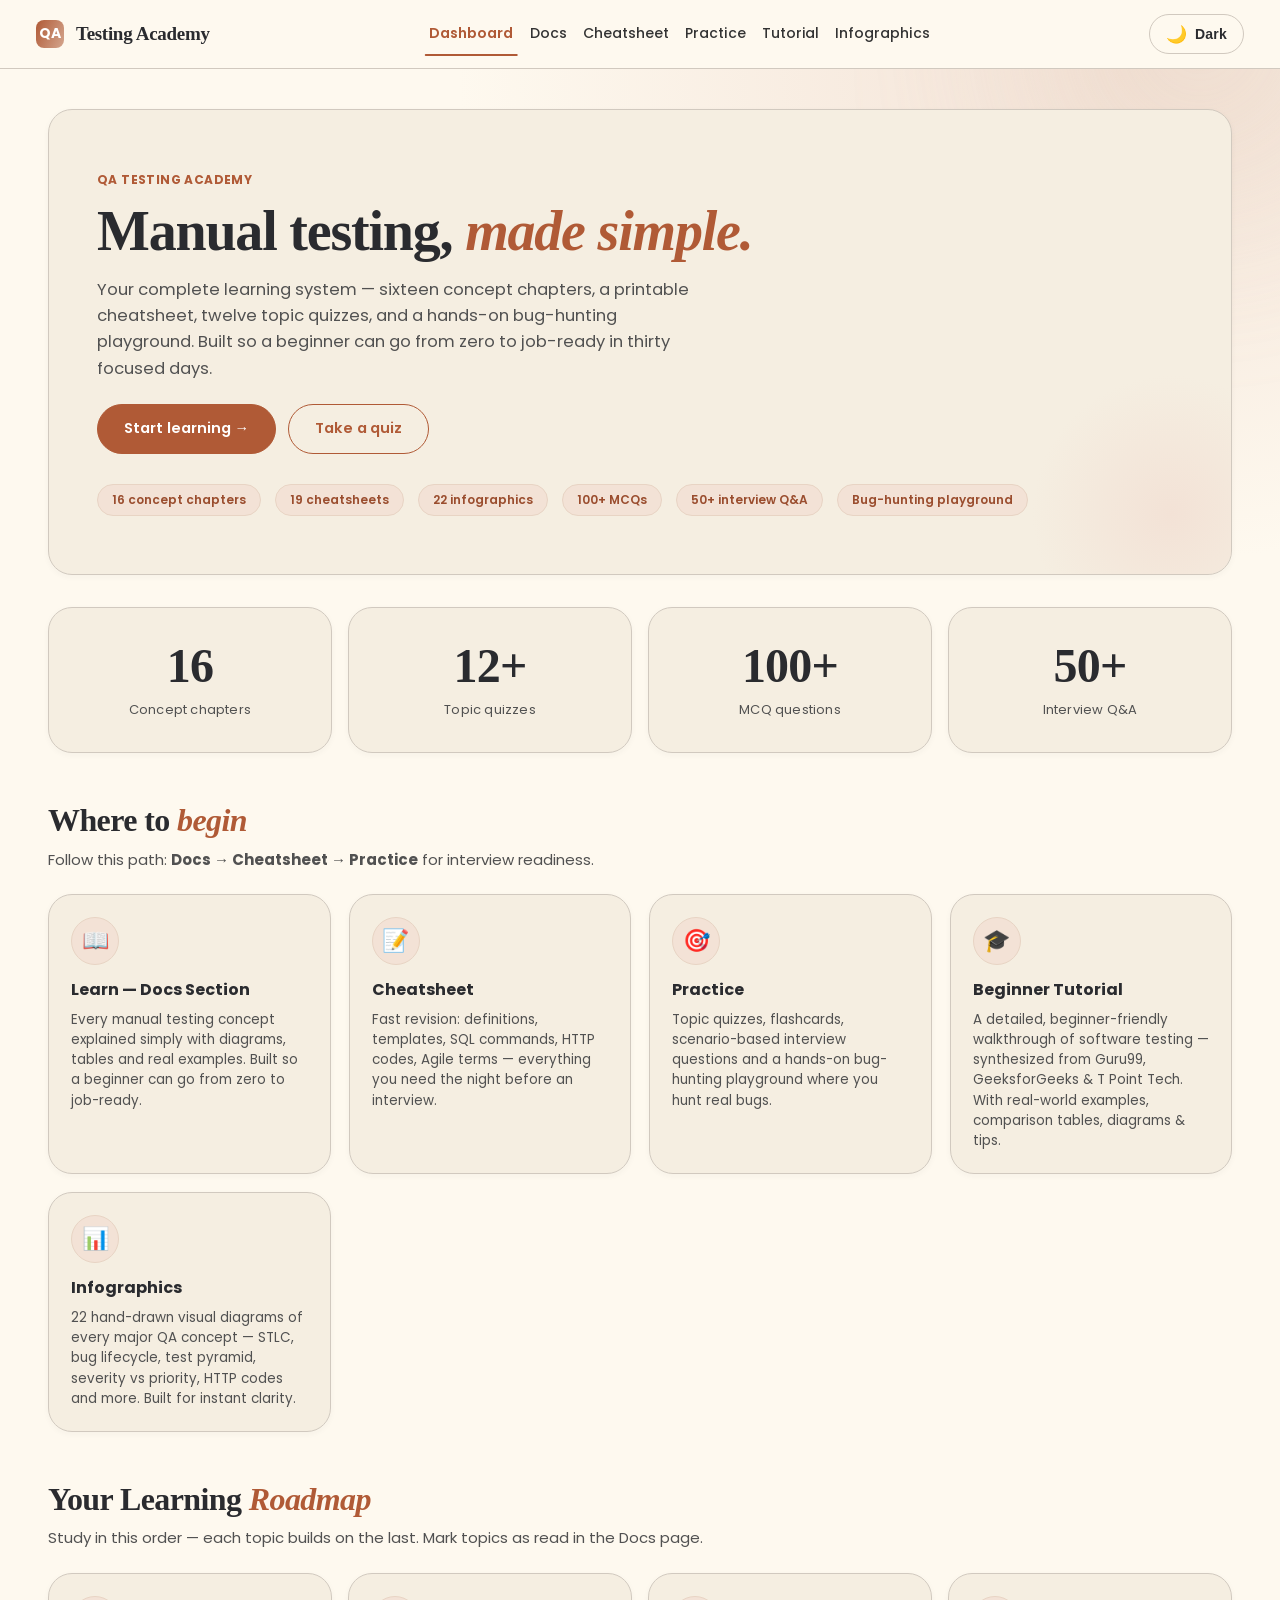
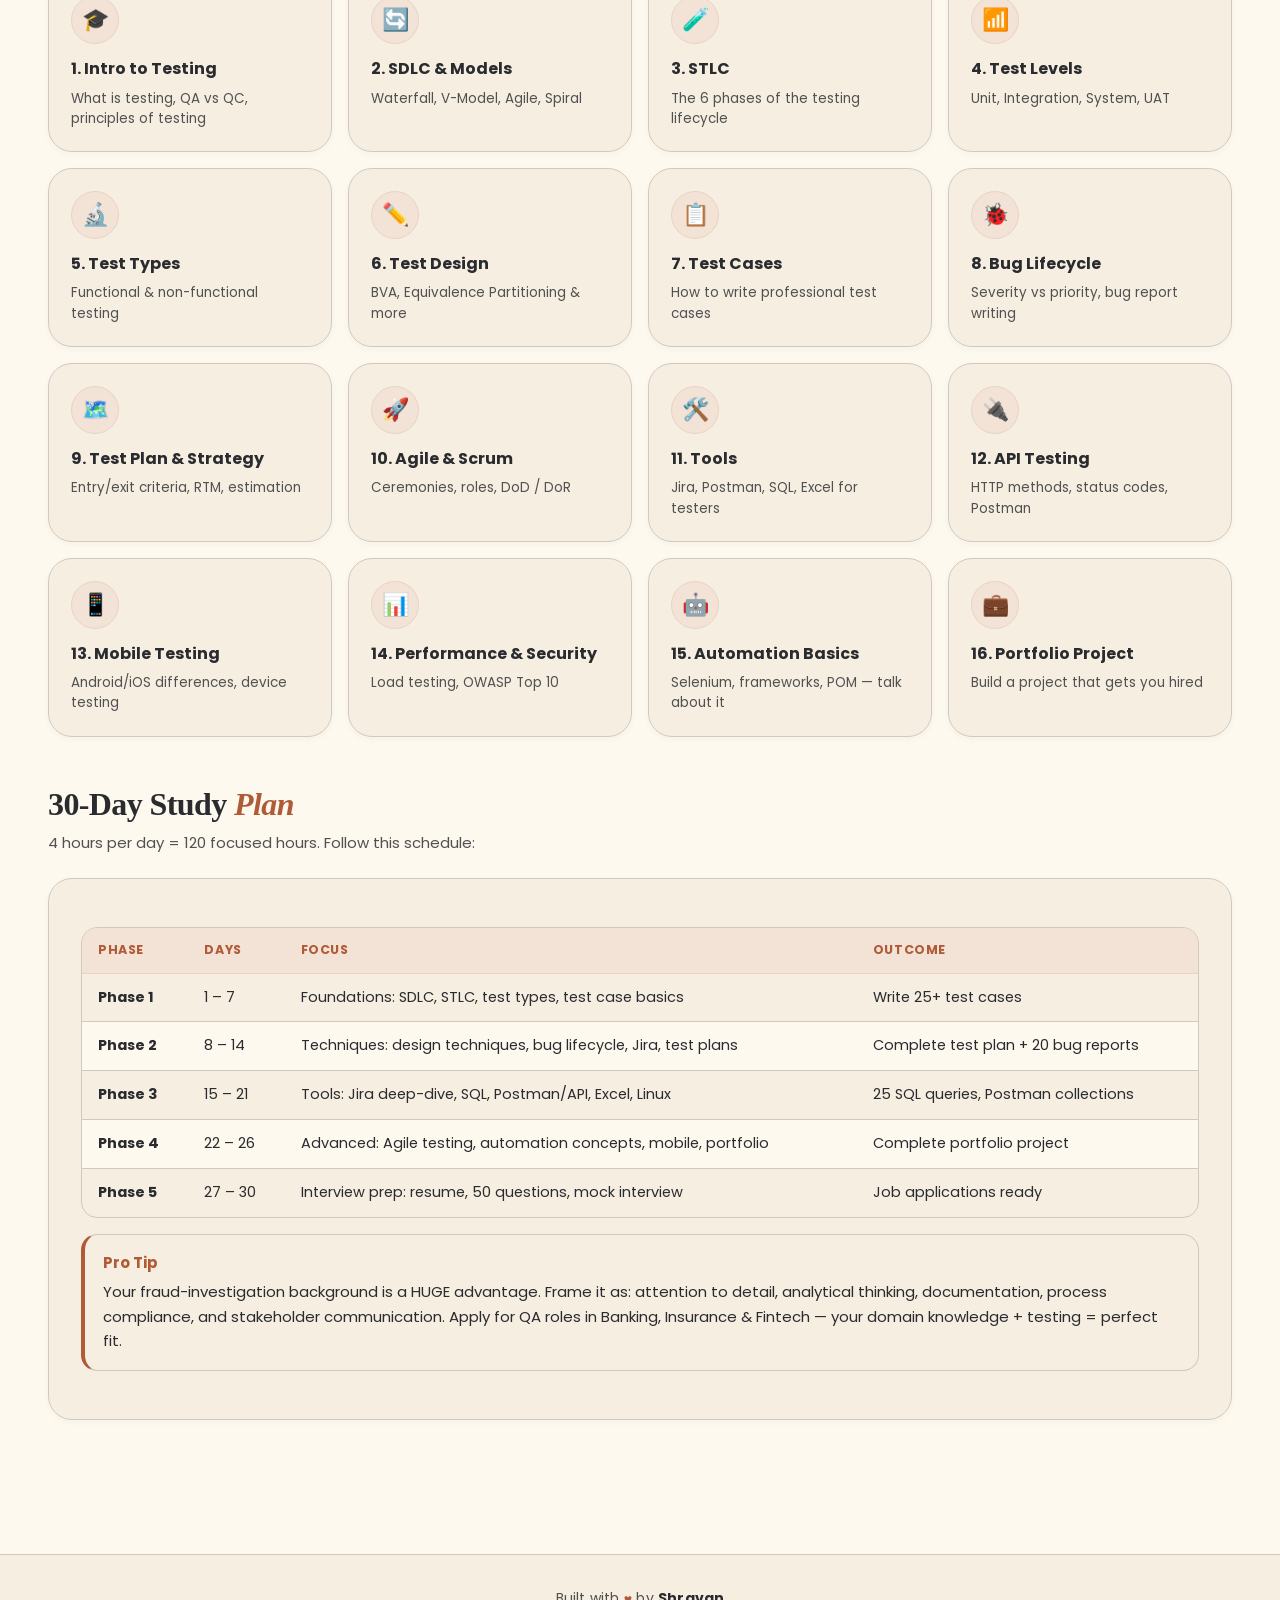
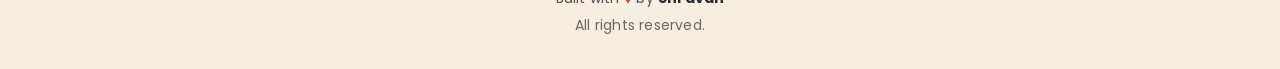
<file: index.html>
﻿<!doctype html>
<html lang="en">
  <head>
    <meta charset="UTF-8" />
    <meta name="viewport" content="width=device-width, initial-scale=1.0" />
    <title>QA Testing Academy — Dashboard</title>
    <link rel="preconnect" href="https://fonts.googleapis.com" />
    <link rel="preconnect" href="https://fonts.gstatic.com" crossorigin />
    <link
      rel="stylesheet"
      href="https://fonts.googleapis.com/css2?family=Poppins:wght@300;400;500;600;700&display=swap"
    />
    <link rel="stylesheet" href="css/styles.css" />
    <script>
      // Apply saved theme before paint to avoid flash
      (function () {
        try {
          var t = localStorage.getItem("qat_theme_v1");
          if (!t) {
            t =
              window.matchMedia &&
              window.matchMedia("(prefers-color-scheme: dark)").matches
                ? "dark"
                : "light";
          }
          document.documentElement.setAttribute("data-theme", t);
        } catch (e) {}
      })();
    </script>
  </head>
  <body>
    <div class="layout">
      <!-- ============ TOP NAV ============ -->
      <header class="topnav">
        <div class="topnav-main">
          <a class="topnav-logo" href="index.html">
            <span class="topnav-logo-mark">QA</span>
            <span class="topnav-logo-text">Testing Academy</span>
          </a>
          <button class="topnav-menu-btn" aria-label="Open menu">☰</button>
          <nav class="topnav-sections" aria-label="Primary">
            <a href="index.html" class="topnav-link active">Dashboard</a>
            <a href="docs.html" class="topnav-link">Docs</a>
            <a href="cheatsheet.html" class="topnav-link">Cheatsheet</a>
            <a href="practice.html" class="topnav-link">Practice</a>
            <a href="tutorial.html" class="topnav-link">Tutorial</a>
            <a href="infographics.html" class="topnav-link">Infographics</a>
          </nav>
          <div class="topnav-utils">
            <button
              class="theme-toggle"
              id="themeToggle"
              title="Toggle dark / light mode"
              aria-label="Toggle theme"
            >
              <span class="ico">🌙</span><span class="label">Dark</span>
            </button>
          </div>
        </div>
      </header>

      <!-- ============ MAIN ============ -->
      <div class="main">
        <div class="content">
          <!-- HERO -->
          <section class="hero">
            <span class="eyebrow">QA Testing Academy</span>
            <h1>Manual testing, <em>made simple.</em></h1>
            <p>
              Your complete learning system — sixteen concept chapters, a
              printable cheatsheet, twelve topic quizzes, and a hands-on
              bug-hunting playground. Built so a beginner can go from zero to
              job-ready in thirty focused days.
            </p>
            <div class="hero-cta">
              <a class="btn" href="docs.html">Start learning →</a>
              <a class="btn secondary" href="practice.html">Take a quiz</a>
            </div>
            <div class="hero-chips">
              <span class="chip">16 concept chapters</span>
              <span class="chip">19 cheatsheets</span>
              <span class="chip">22 infographics</span>
              <span class="chip">100+ MCQs</span>
              <span class="chip">50+ interview Q&amp;A</span>
              <span class="chip">Bug-hunting playground</span>
            </div>
          </section>

          <!-- STATS -->
          <div class="stats">
            <div class="stat stat-xl">
              <div class="val" id="statTopics">16</div>
              <div class="lbl">Concept chapters</div>
            </div>
            <div class="stat stat-xl">
              <div class="val" id="statQuizzes">12</div>
              <div class="lbl">Topic quizzes</div>
            </div>
            <div class="stat stat-xl">
              <div class="val">100+</div>
              <div class="lbl">MCQ questions</div>
            </div>
            <div class="stat stat-xl">
              <div class="val">50+</div>
              <div class="lbl">Interview Q&amp;A</div>
            </div>
          </div>

          <!-- QUICK ACTIONS -->
          <h2 class="sec-title">
            Where to
            <em
              style="
                font-family: var(--font-serif);
                font-style: italic;
                color: var(--color-terracotta);
              "
              >begin</em
            >
          </h2>
          <p class="sec-sub">
            Follow this path: <b>Docs → Cheatsheet → Practice</b> for interview
            readiness.
          </p>

          <div class="card-grid">
            <a class="topic-card" href="docs.html">
              <div class="ico">📖</div>
              <h4>Learn — Docs Section</h4>
              <p>
                Every manual testing concept explained simply with diagrams,
                tables and real examples. Built so a beginner can go from zero
                to job-ready.
              </p>
            </a>
            <a class="topic-card" href="cheatsheet.html">
              <div class="ico">📝</div>
              <h4>Cheatsheet</h4>
              <p>
                Fast revision: definitions, templates, SQL commands, HTTP codes,
                Agile terms — everything you need the night before an interview.
              </p>
            </a>
            <a class="topic-card" href="practice.html">
              <div class="ico">🎯</div>
              <h4>Practice</h4>
              <p>
                Topic quizzes, flashcards, scenario-based interview questions
                and a hands-on bug-hunting playground where you hunt real bugs.
              </p>
            </a>
            <a class="topic-card" href="tutorial.html">
              <div class="ico">🎓</div>
              <h4>Beginner Tutorial</h4>
              <p>
                A detailed, beginner-friendly walkthrough of software testing —
                synthesized from Guru99, GeeksforGeeks &amp; T Point Tech. With
                real-world examples, comparison tables, diagrams &amp; tips.
              </p>
            </a>
            <a class="topic-card" href="infographics.html">
              <div class="ico">📊</div>
              <h4>Infographics</h4>
              <p>
                22 hand-drawn visual diagrams of every major QA concept — STLC,
                bug lifecycle, test pyramid, severity vs priority, HTTP codes and
                more. Built for instant clarity.
              </p>
            </a>
          </div>

          <!-- DOCS ROADMAP -->
          <h2 class="sec-title">
            Your Learning
            <em
              style="
                font-family: var(--font-serif);
                font-style: italic;
                color: var(--color-terracotta);
              "
              >Roadmap</em
            >
          </h2>
          <p class="sec-sub">
            Study in this order — each topic builds on the last. Mark topics as
            read in the Docs page.
          </p>

          <div class="topic-grid">
            <a class="topic-card" href="docs.html#intro"
              ><div class="ico">🎓</div>
              <h4>1. Intro to Testing</h4>
              <p>What is testing, QA vs QC, principles of testing</p></a
            >
            <a class="topic-card" href="docs.html#sdlc"
              ><div class="ico">🔄</div>
              <h4>2. SDLC &amp; Models</h4>
              <p>Waterfall, V-Model, Agile, Spiral</p></a
            >
            <a class="topic-card" href="docs.html#stlc"
              ><div class="ico">🧪</div>
              <h4>3. STLC</h4>
              <p>The 6 phases of the testing lifecycle</p></a
            >
            <a class="topic-card" href="docs.html#levels"
              ><div class="ico">📶</div>
              <h4>4. Test Levels</h4>
              <p>Unit, Integration, System, UAT</p></a
            >
            <a class="topic-card" href="docs.html#types"
              ><div class="ico">🔬</div>
              <h4>5. Test Types</h4>
              <p>Functional &amp; non-functional testing</p></a
            >
            <a class="topic-card" href="docs.html#design"
              ><div class="ico">✏️</div>
              <h4>6. Test Design</h4>
              <p>BVA, Equivalence Partitioning &amp; more</p></a
            >
            <a class="topic-card" href="docs.html#testcase"
              ><div class="ico">📋</div>
              <h4>7. Test Cases</h4>
              <p>How to write professional test cases</p></a
            >
            <a class="topic-card" href="docs.html#bug"
              ><div class="ico">🐞</div>
              <h4>8. Bug Lifecycle</h4>
              <p>Severity vs priority, bug report writing</p></a
            >
            <a class="topic-card" href="docs.html#plan"
              ><div class="ico">🗺️</div>
              <h4>9. Test Plan &amp; Strategy</h4>
              <p>Entry/exit criteria, RTM, estimation</p></a
            >
            <a class="topic-card" href="docs.html#agile"
              ><div class="ico">🚀</div>
              <h4>10. Agile &amp; Scrum</h4>
              <p>Ceremonies, roles, DoD / DoR</p></a
            >
            <a class="topic-card" href="docs.html#tools"
              ><div class="ico">🛠️</div>
              <h4>11. Tools</h4>
              <p>Jira, Postman, SQL, Excel for testers</p></a
            >
            <a class="topic-card" href="docs.html#api"
              ><div class="ico">🔌</div>
              <h4>12. API Testing</h4>
              <p>HTTP methods, status codes, Postman</p></a
            >
            <a class="topic-card" href="docs.html#mobile"
              ><div class="ico">📱</div>
              <h4>13. Mobile Testing</h4>
              <p>Android/iOS differences, device testing</p></a
            >
            <a class="topic-card" href="docs.html#nonfunc"
              ><div class="ico">📊</div>
              <h4>14. Performance &amp; Security</h4>
              <p>Load testing, OWASP Top 10</p></a
            >
            <a class="topic-card" href="docs.html#automation"
              ><div class="ico">🤖</div>
              <h4>15. Automation Basics</h4>
              <p>Selenium, frameworks, POM — talk about it</p></a
            >
            <a class="topic-card" href="docs.html#portfolio"
              ><div class="ico">💼</div>
              <h4>16. Portfolio Project</h4>
              <p>Build a project that gets you hired</p></a
            >
          </div>

          <!-- DAILY SCHEDULE -->
          <h2 class="sec-title">
            30-Day Study
            <em
              style="
                font-family: var(--font-serif);
                font-style: italic;
                color: var(--color-terracotta);
              "
              >Plan</em
            >
          </h2>
          <p class="sec-sub">
            4 hours per day = 120 focused hours. Follow this schedule:
          </p>
          <div class="card">
            <div class="table-wrap">
              <table>
                <thead>
                  <tr>
                    <th>Phase</th>
                    <th>Days</th>
                    <th>Focus</th>
                    <th>Outcome</th>
                  </tr>
                </thead>
                <tbody>
                  <tr>
                    <td><b>Phase 1</b></td>
                    <td>1 – 7</td>
                    <td>
                      Foundations: SDLC, STLC, test types, test case basics
                    </td>
                    <td>Write 25+ test cases</td>
                  </tr>
                  <tr>
                    <td><b>Phase 2</b></td>
                    <td>8 – 14</td>
                    <td>
                      Techniques: design techniques, bug lifecycle, Jira, test
                      plans
                    </td>
                    <td>Complete test plan + 20 bug reports</td>
                  </tr>
                  <tr>
                    <td><b>Phase 3</b></td>
                    <td>15 – 21</td>
                    <td>
                      Tools: Jira deep-dive, SQL, Postman/API, Excel, Linux
                    </td>
                    <td>25 SQL queries, Postman collections</td>
                  </tr>
                  <tr>
                    <td><b>Phase 4</b></td>
                    <td>22 – 26</td>
                    <td>
                      Advanced: Agile testing, automation concepts, mobile,
                      portfolio
                    </td>
                    <td>Complete portfolio project</td>
                  </tr>
                  <tr>
                    <td><b>Phase 5</b></td>
                    <td>27 – 30</td>
                    <td>
                      Interview prep: resume, 50 questions, mock interview
                    </td>
                    <td>Job applications ready</td>
                  </tr>
                </tbody>
              </table>
            </div>
            <div class="callout tip">
              <b>Pro Tip</b>Your fraud-investigation background is a HUGE
              advantage. Frame it as: attention to detail, analytical thinking,
              documentation, process compliance, and stakeholder communication.
              Apply for QA roles in Banking, Insurance &amp; Fintech — your
              domain knowledge + testing = perfect fit.
            </div>
          </div>
        </div>
      </div>

      <!-- ============ FOOTER ============ -->
      <footer class="footer">
        Built with <span class="heart">♥</span> by
        <span class="author">Shravan</span>
        <div class="rights">All rights reserved.</div>
      </footer>
    </div>

    <script src="js/script.js"></script>
  </body>
</html>
</file>
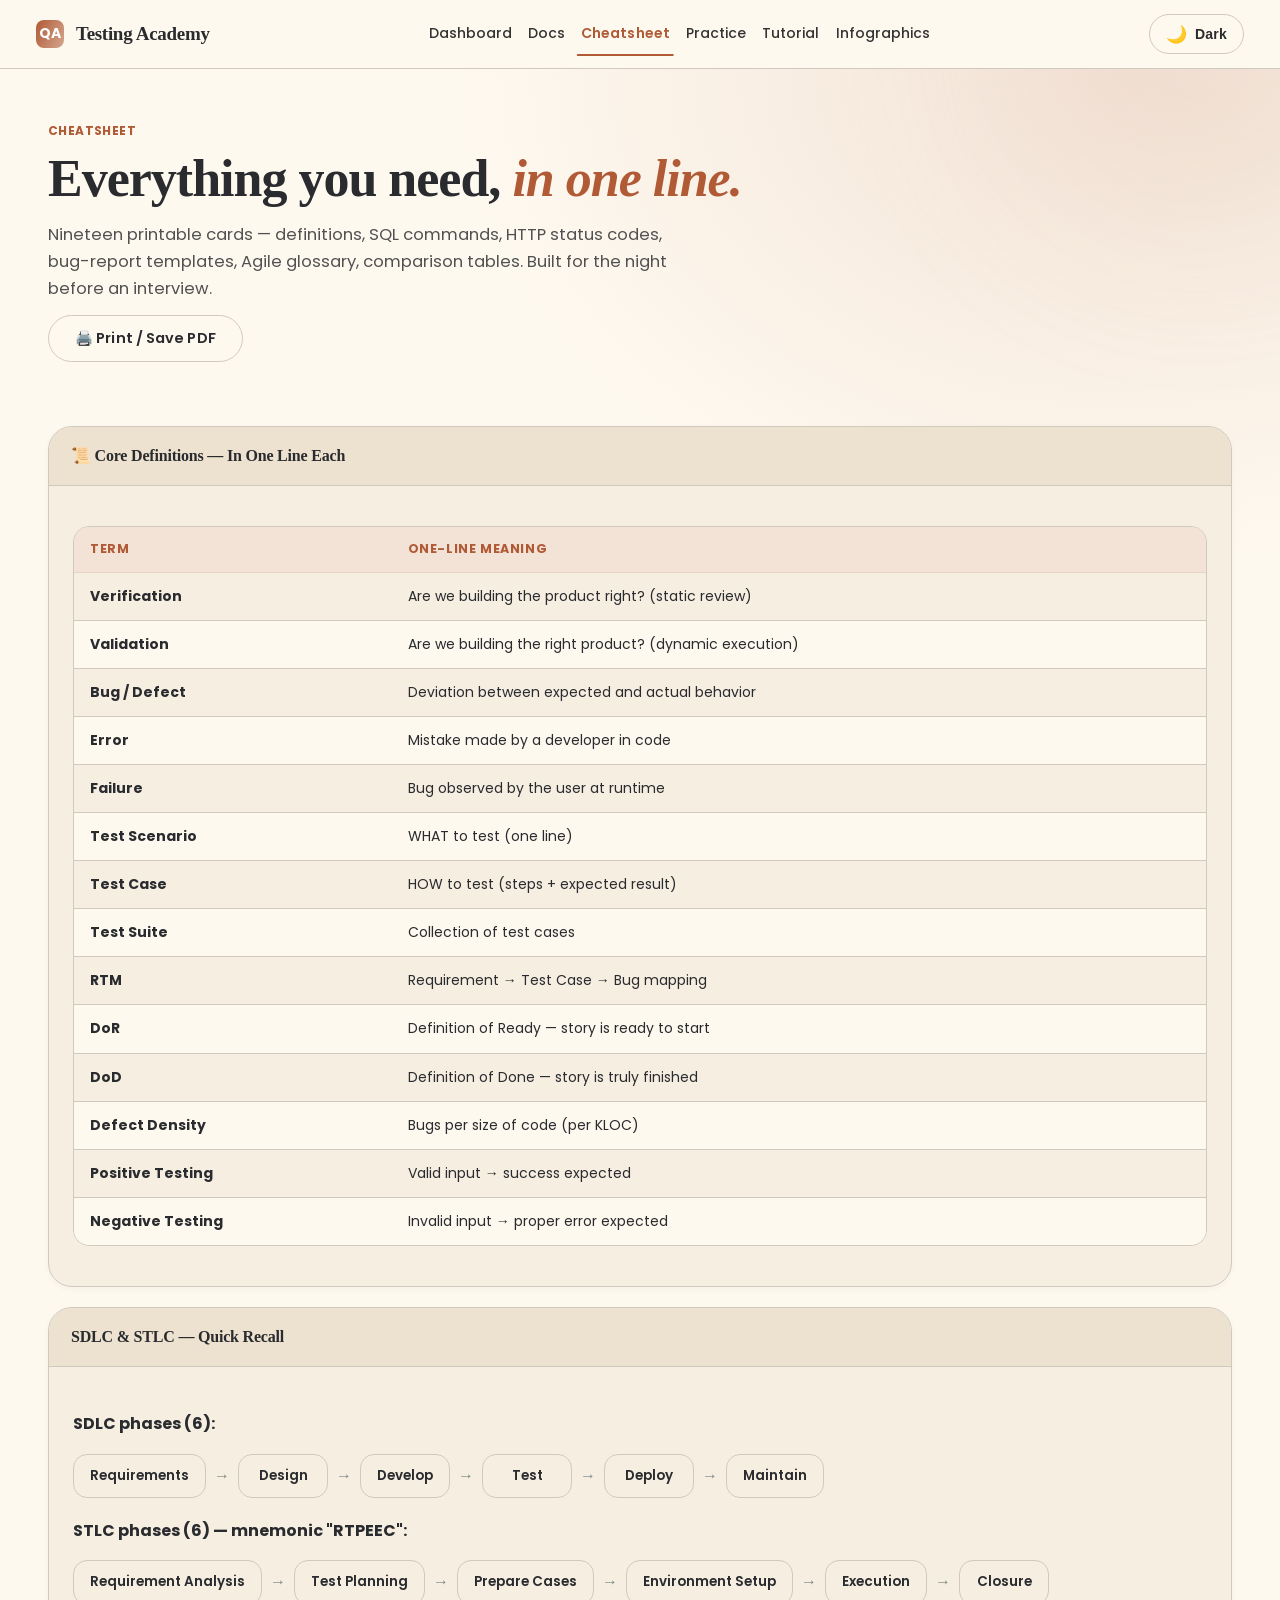
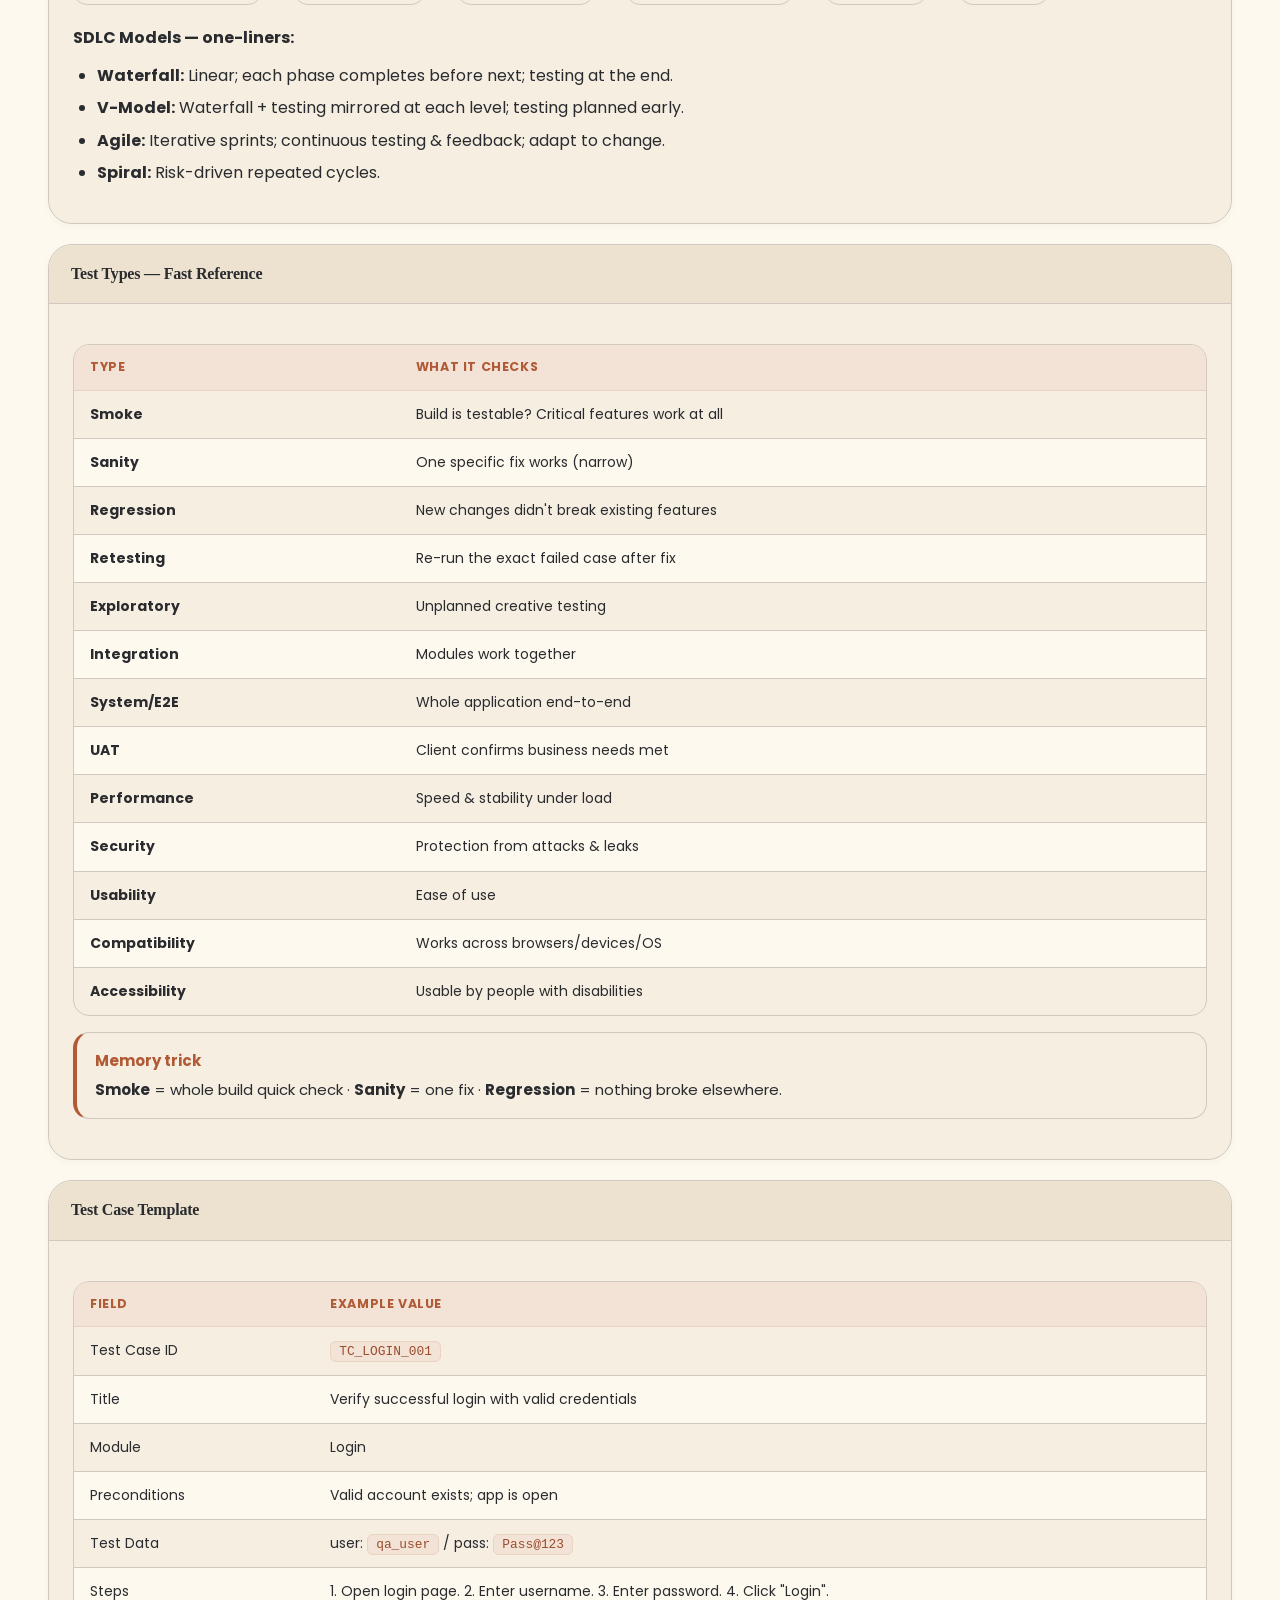
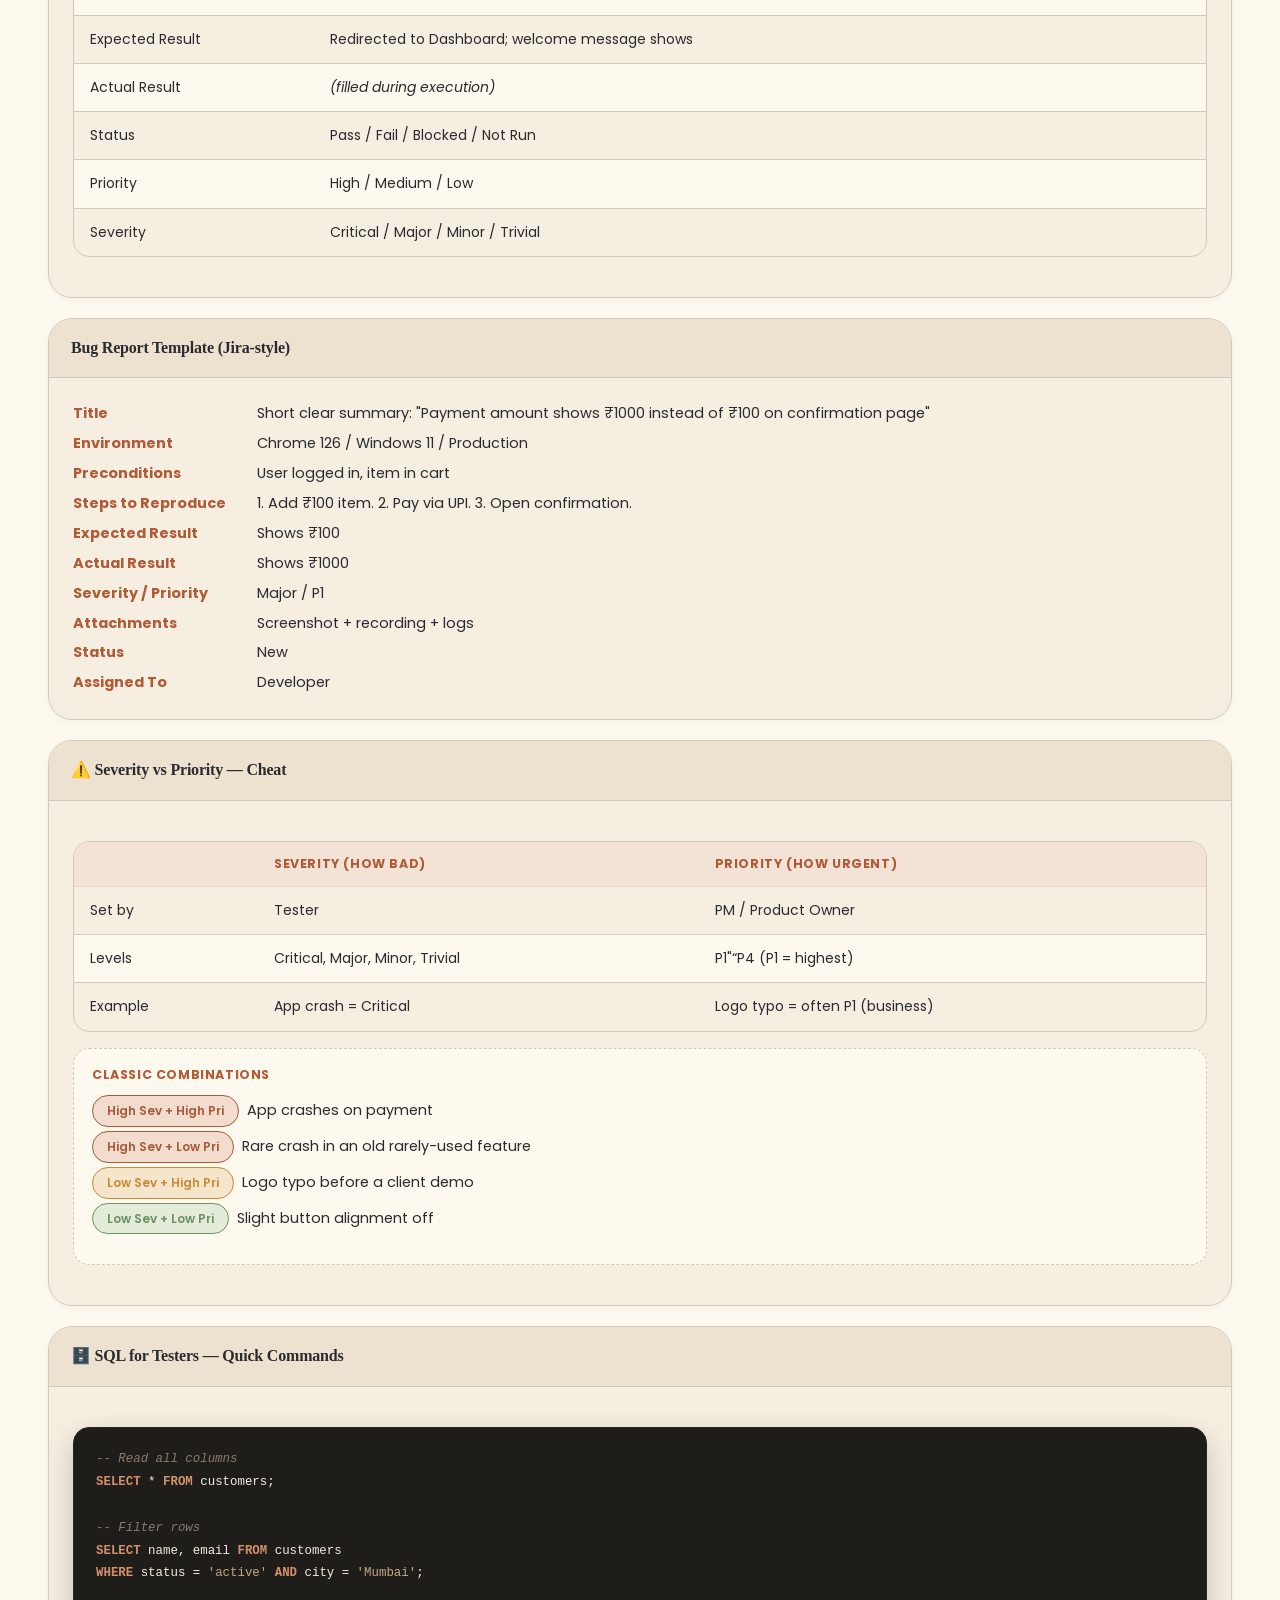
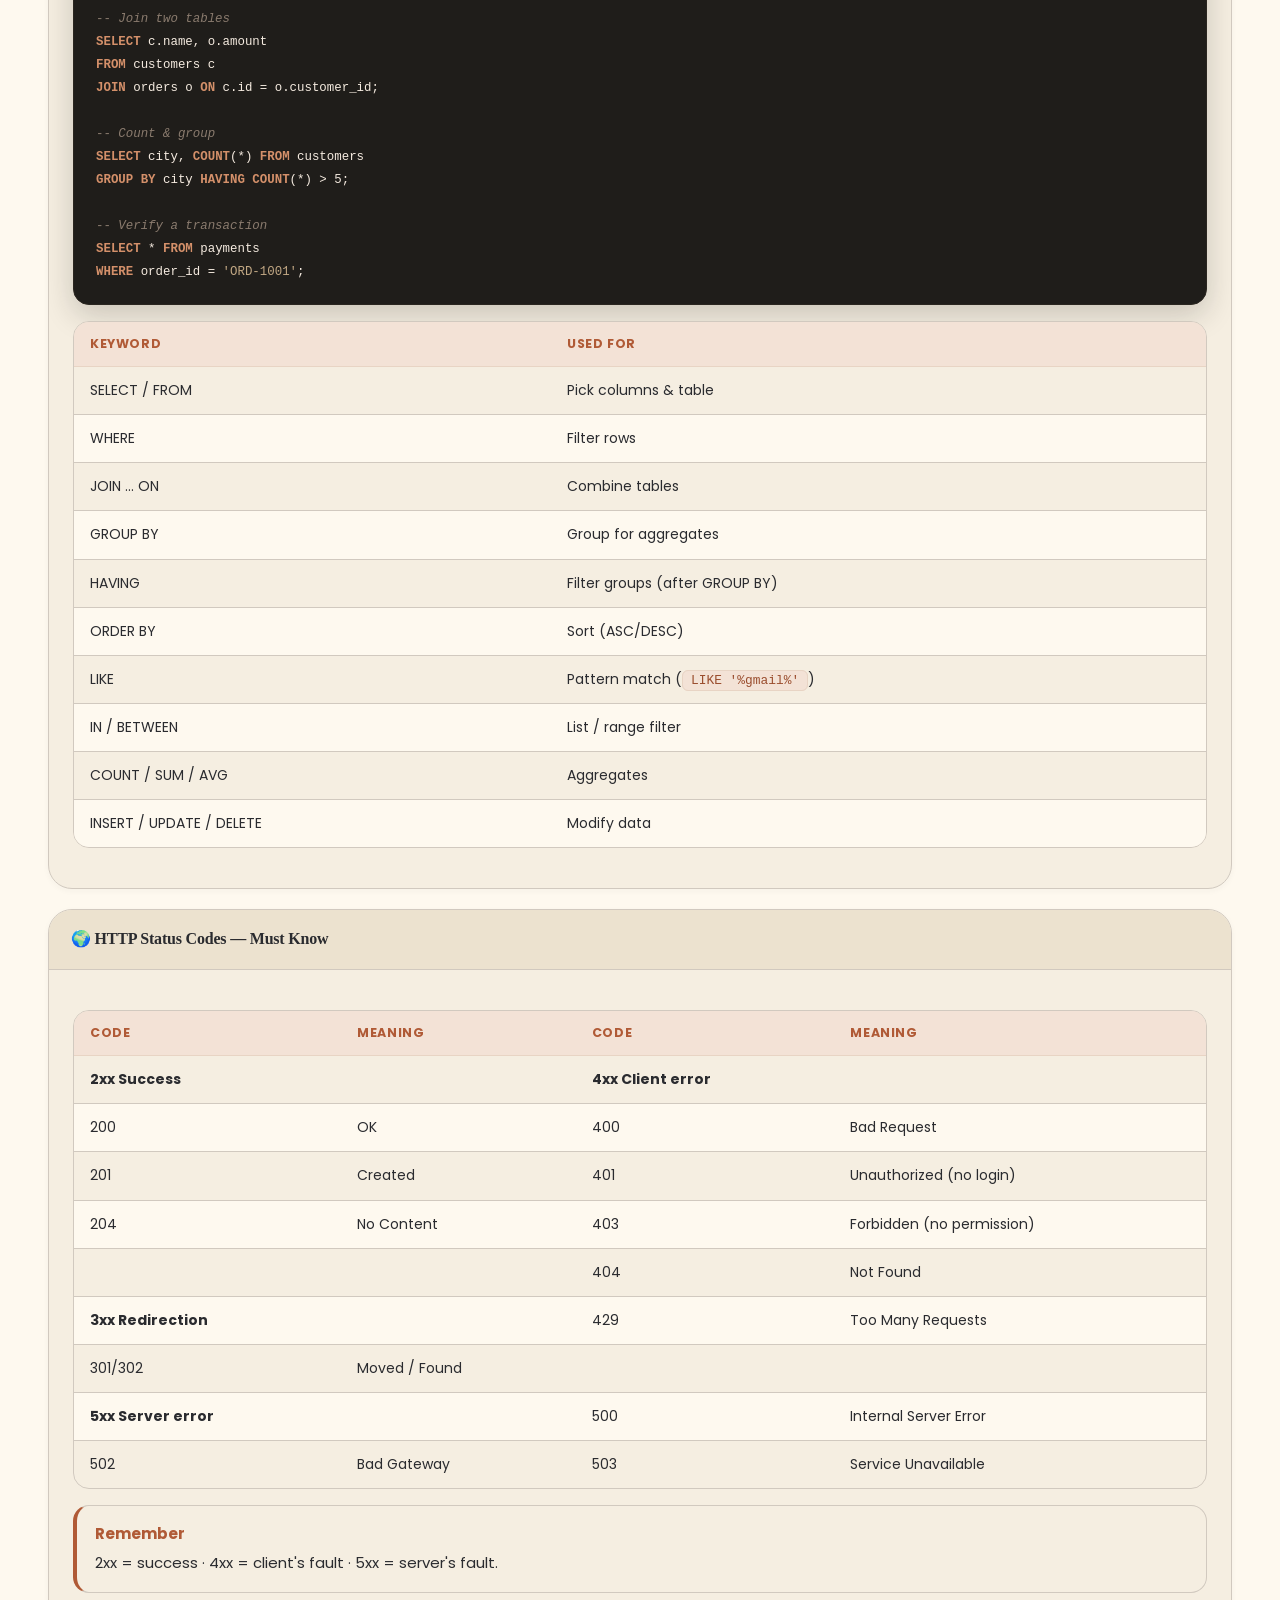
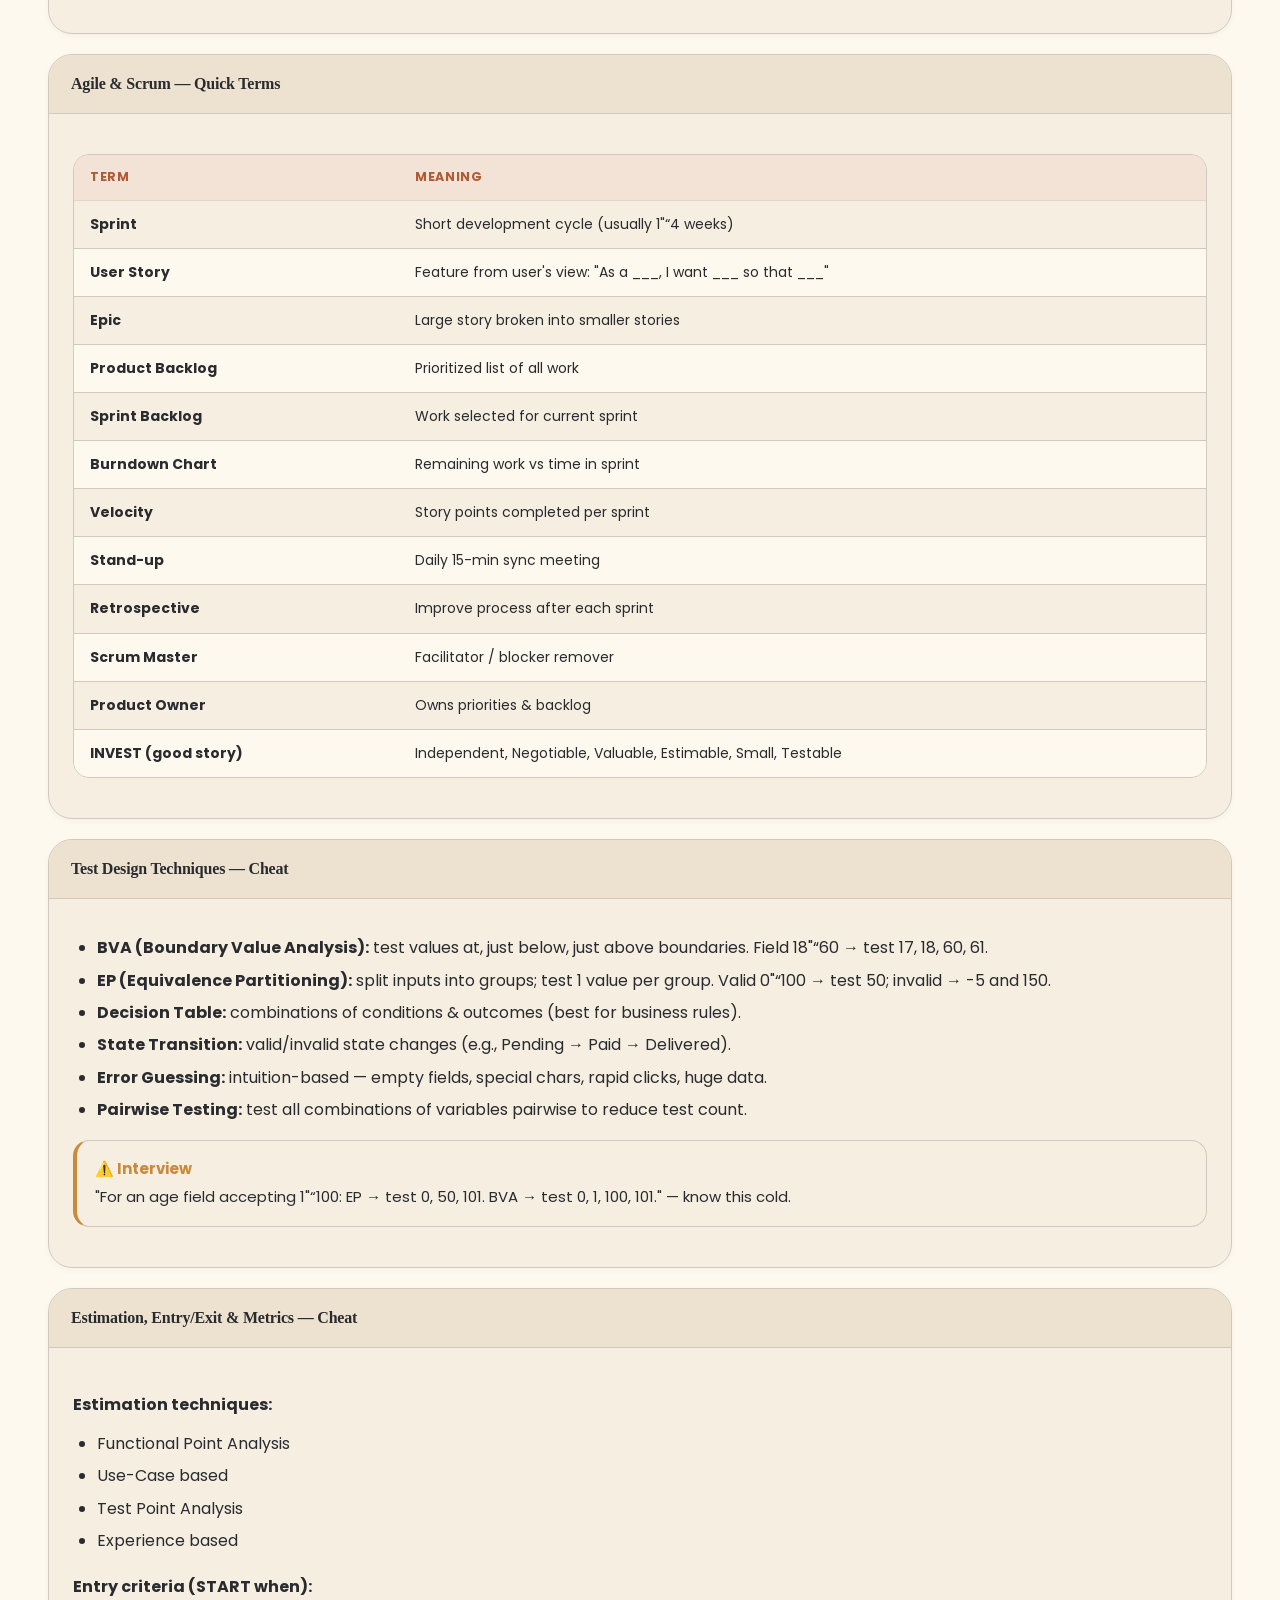
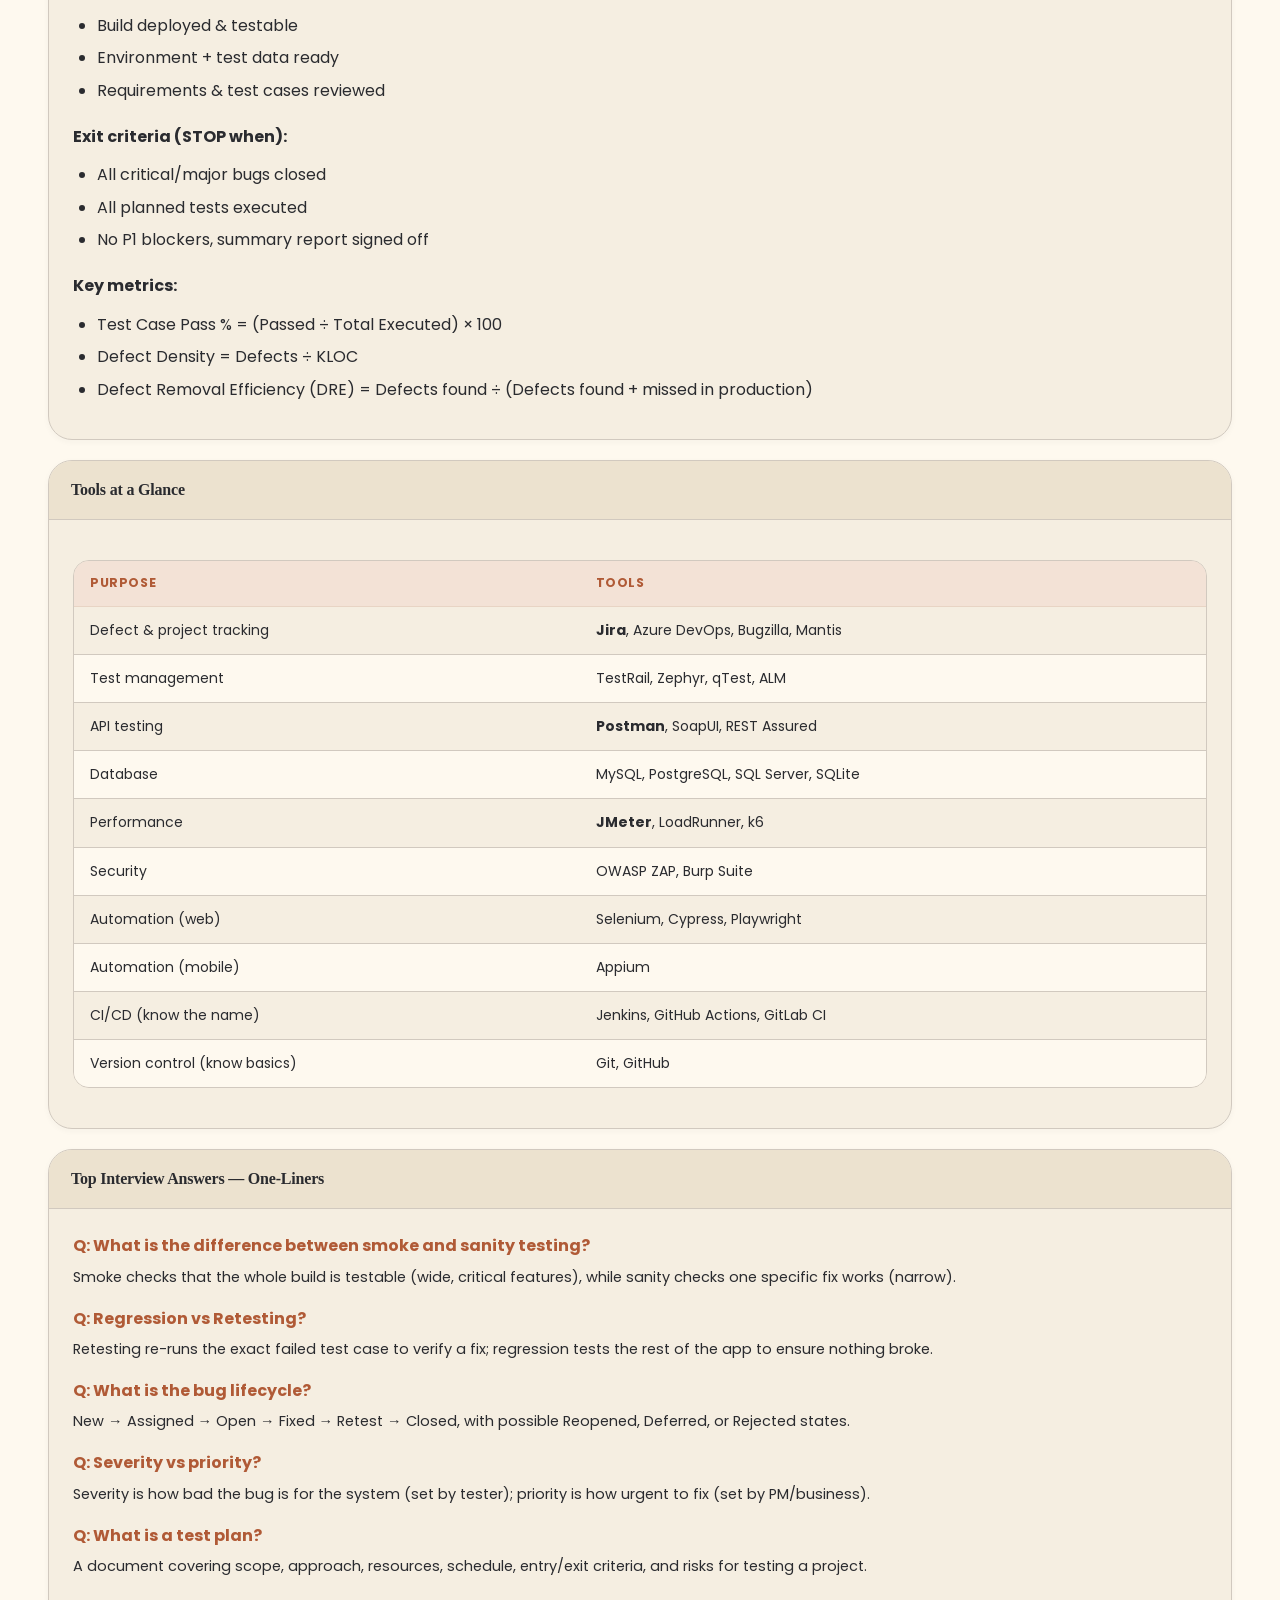
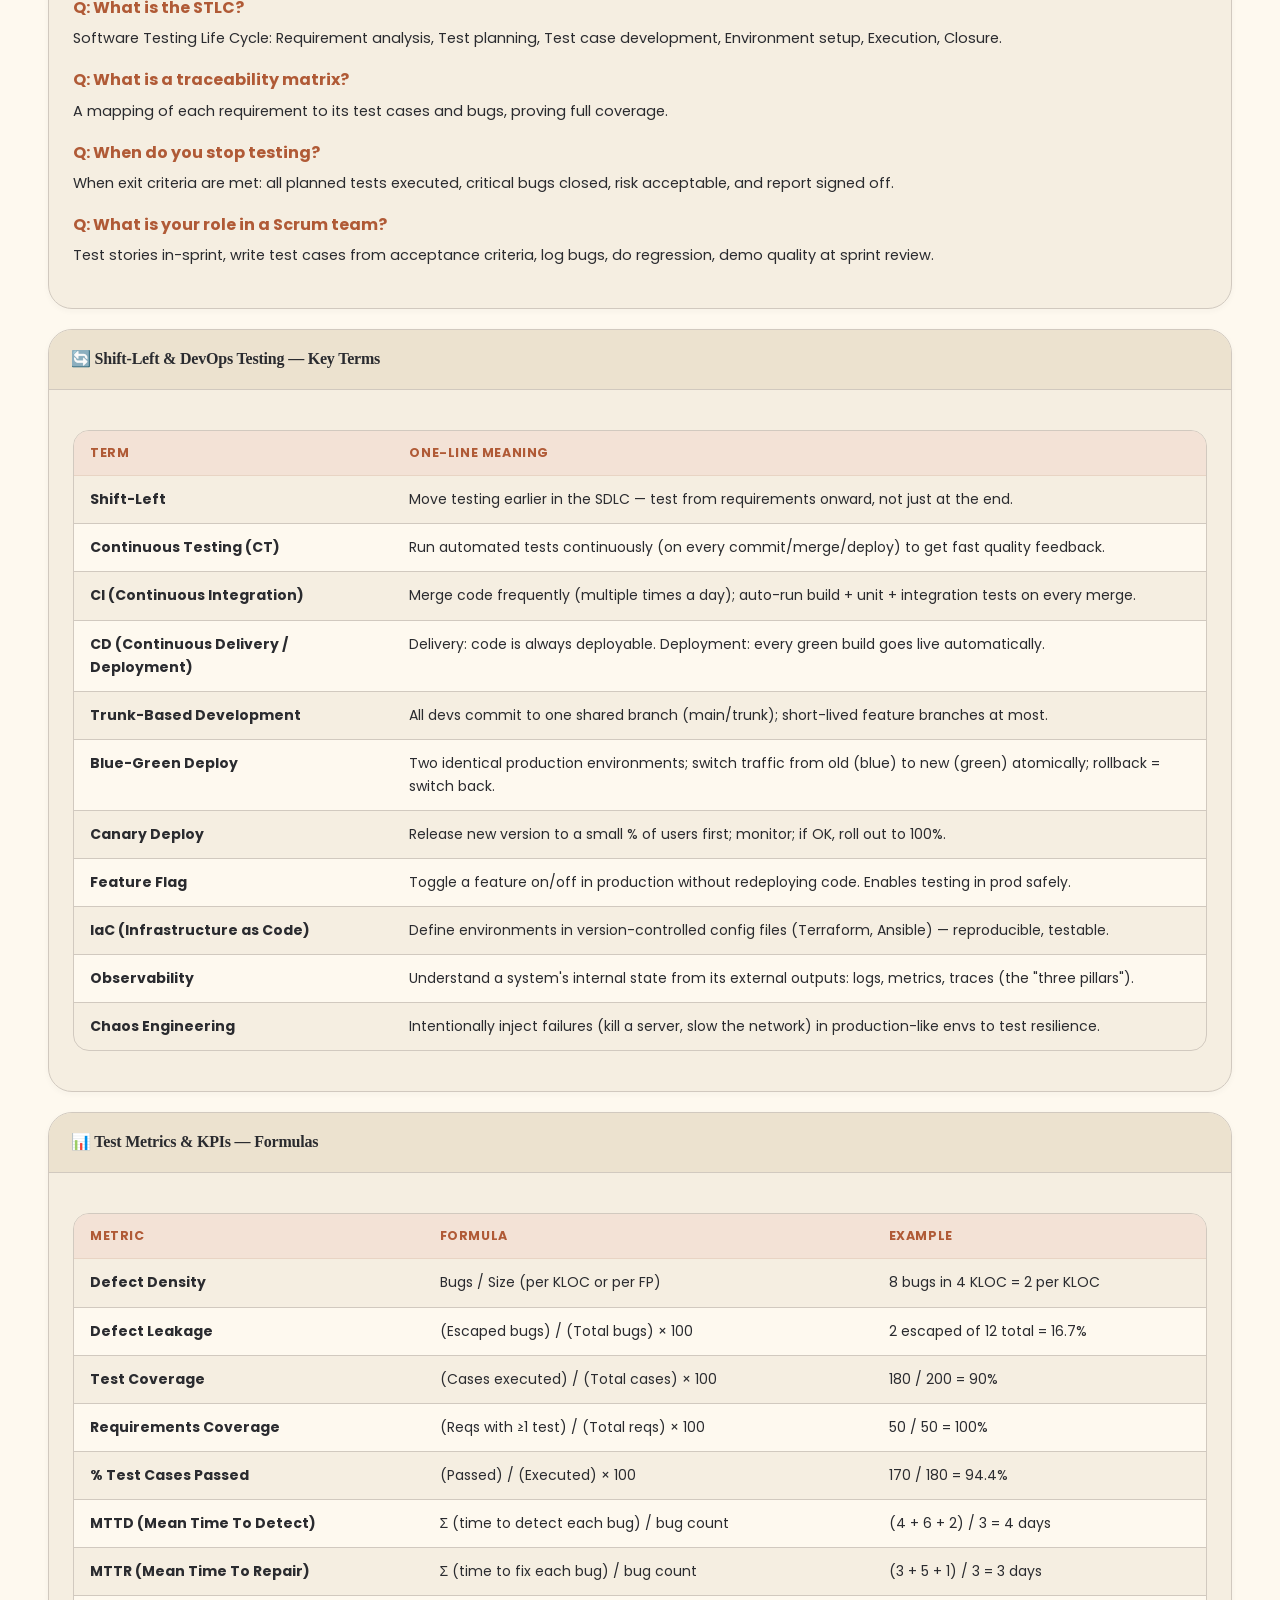
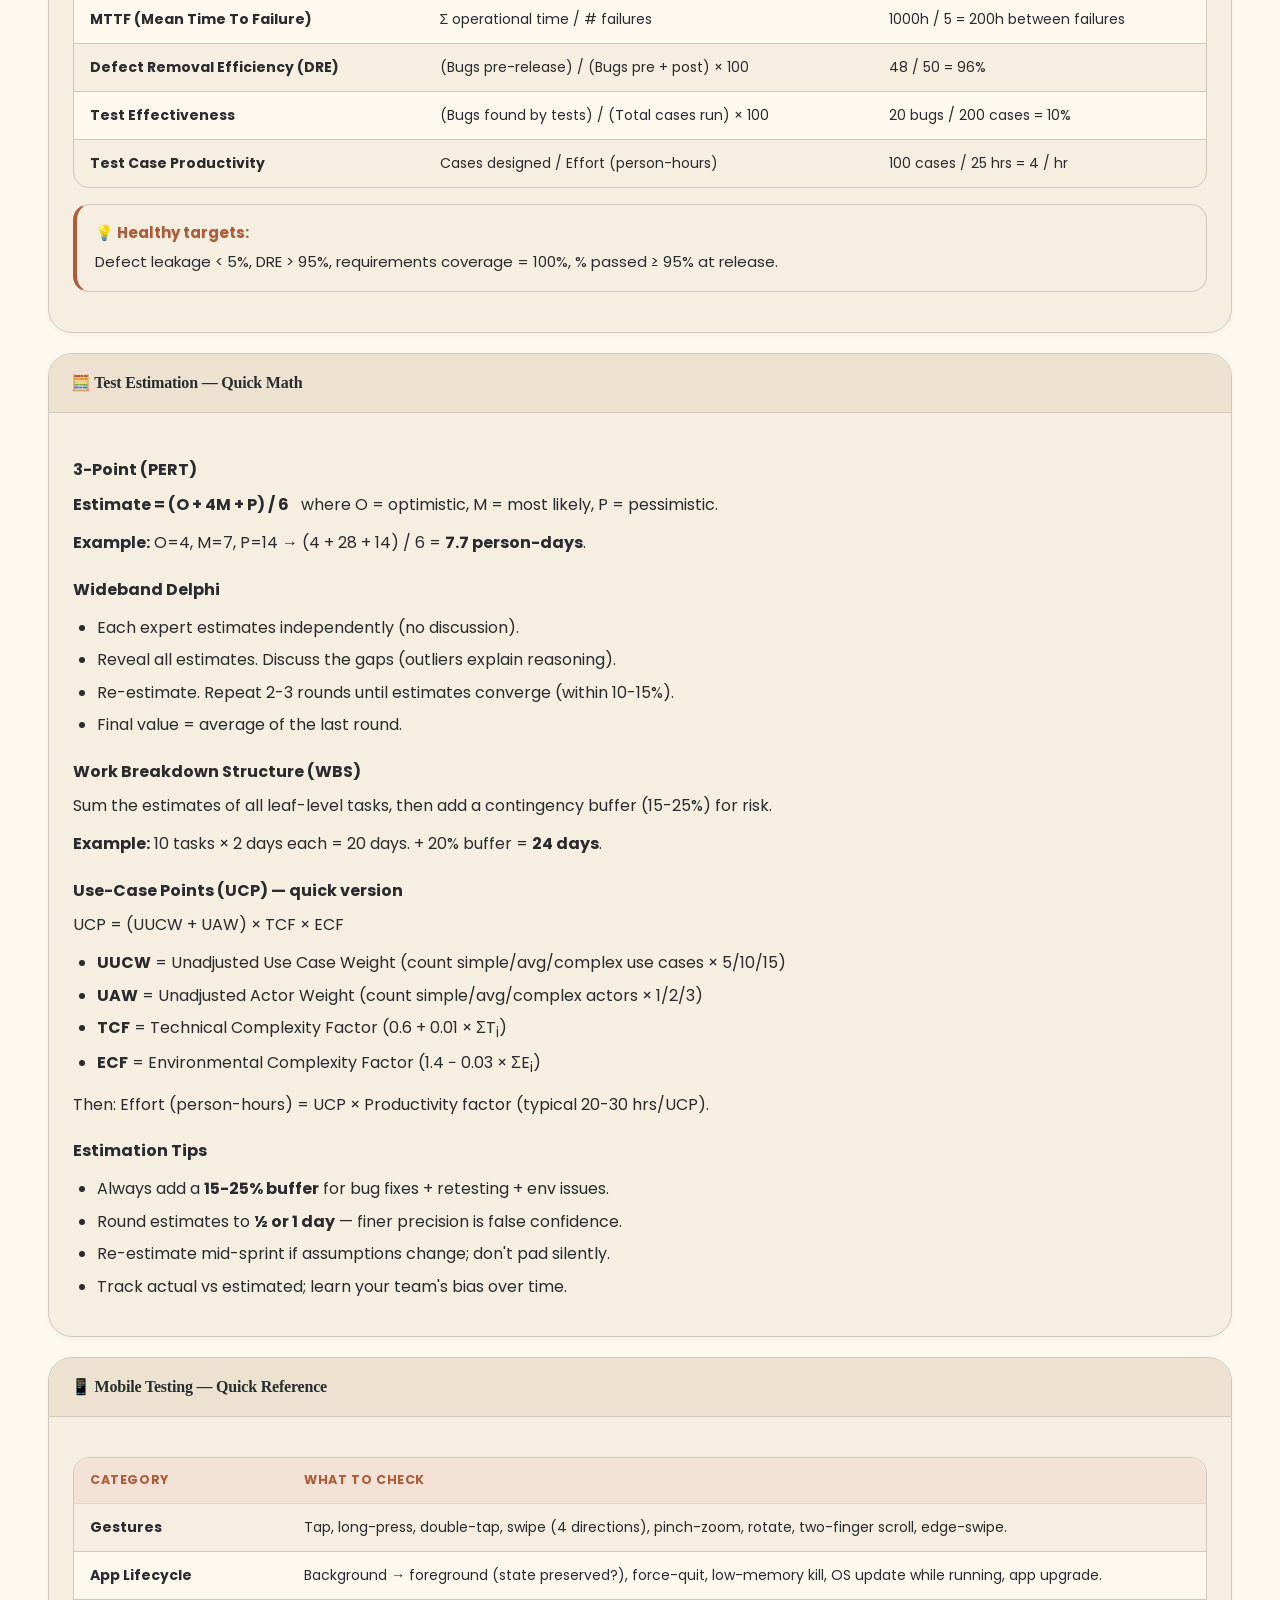
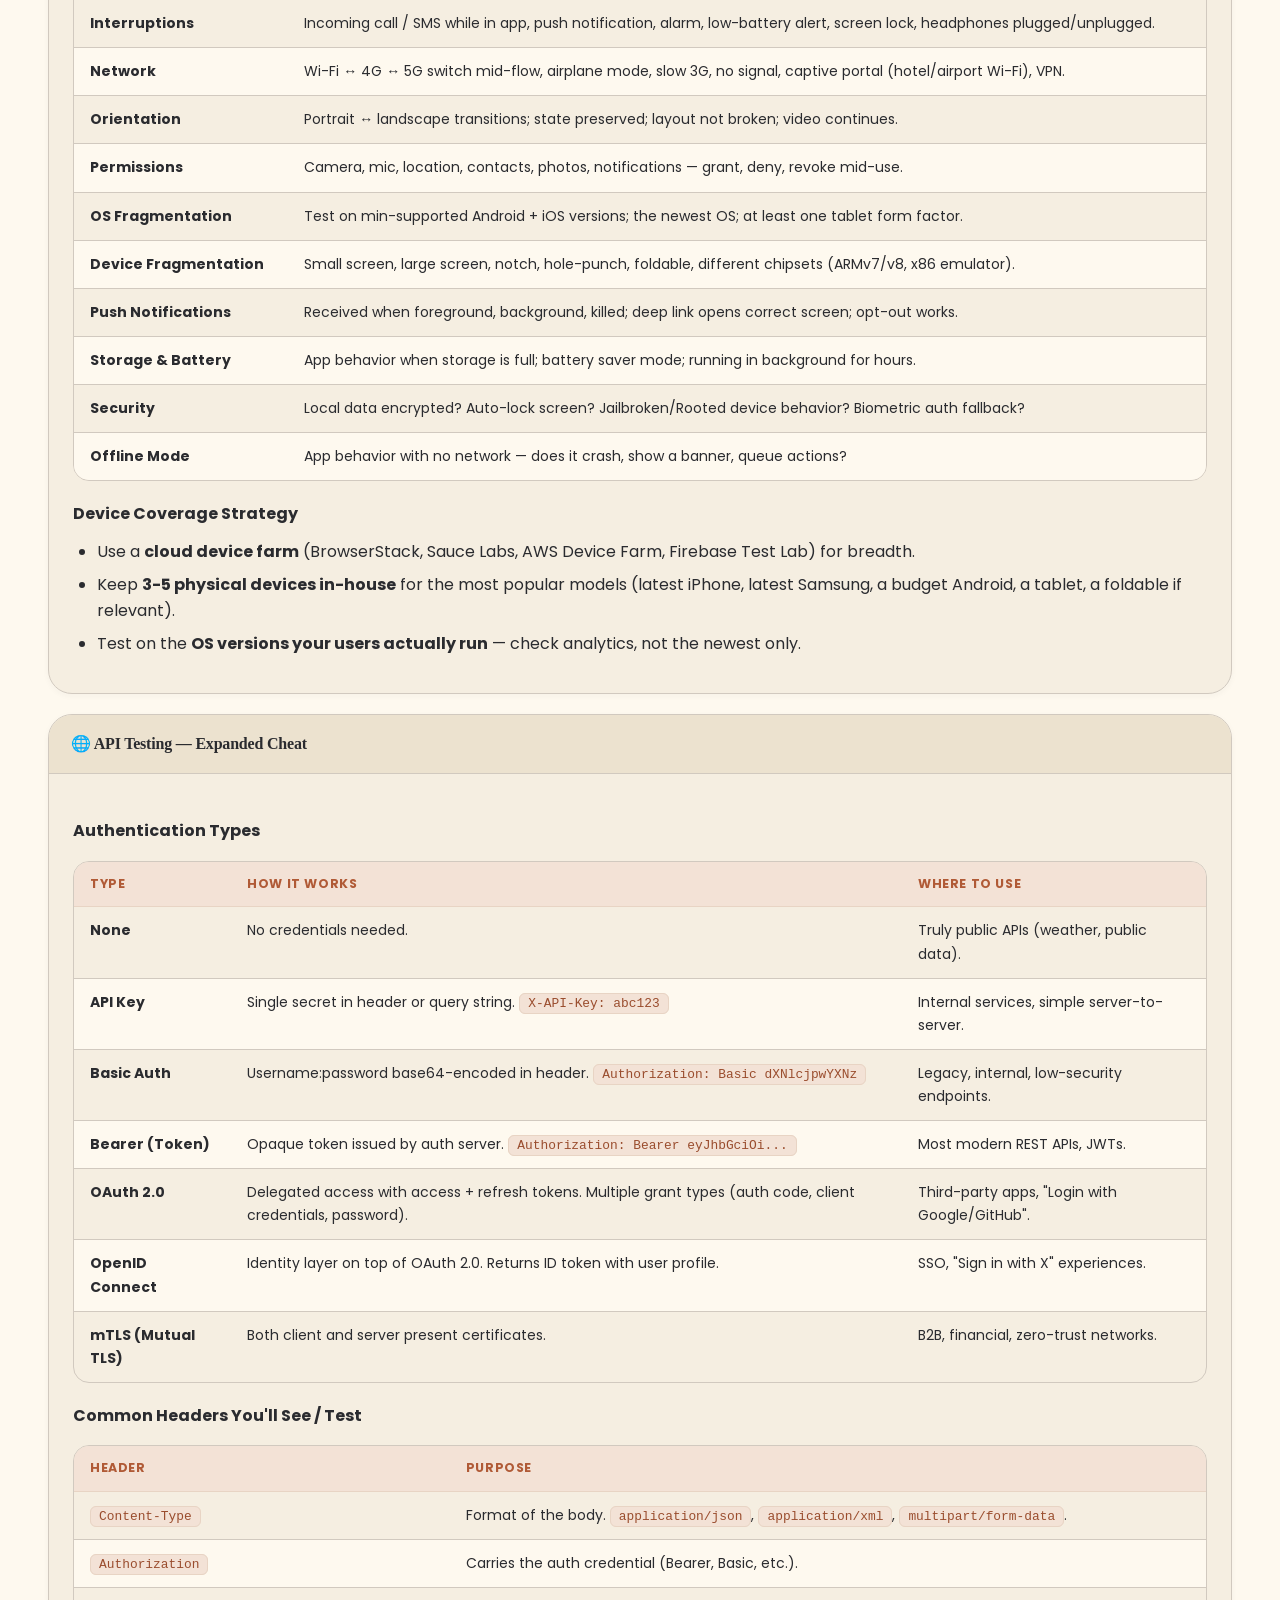
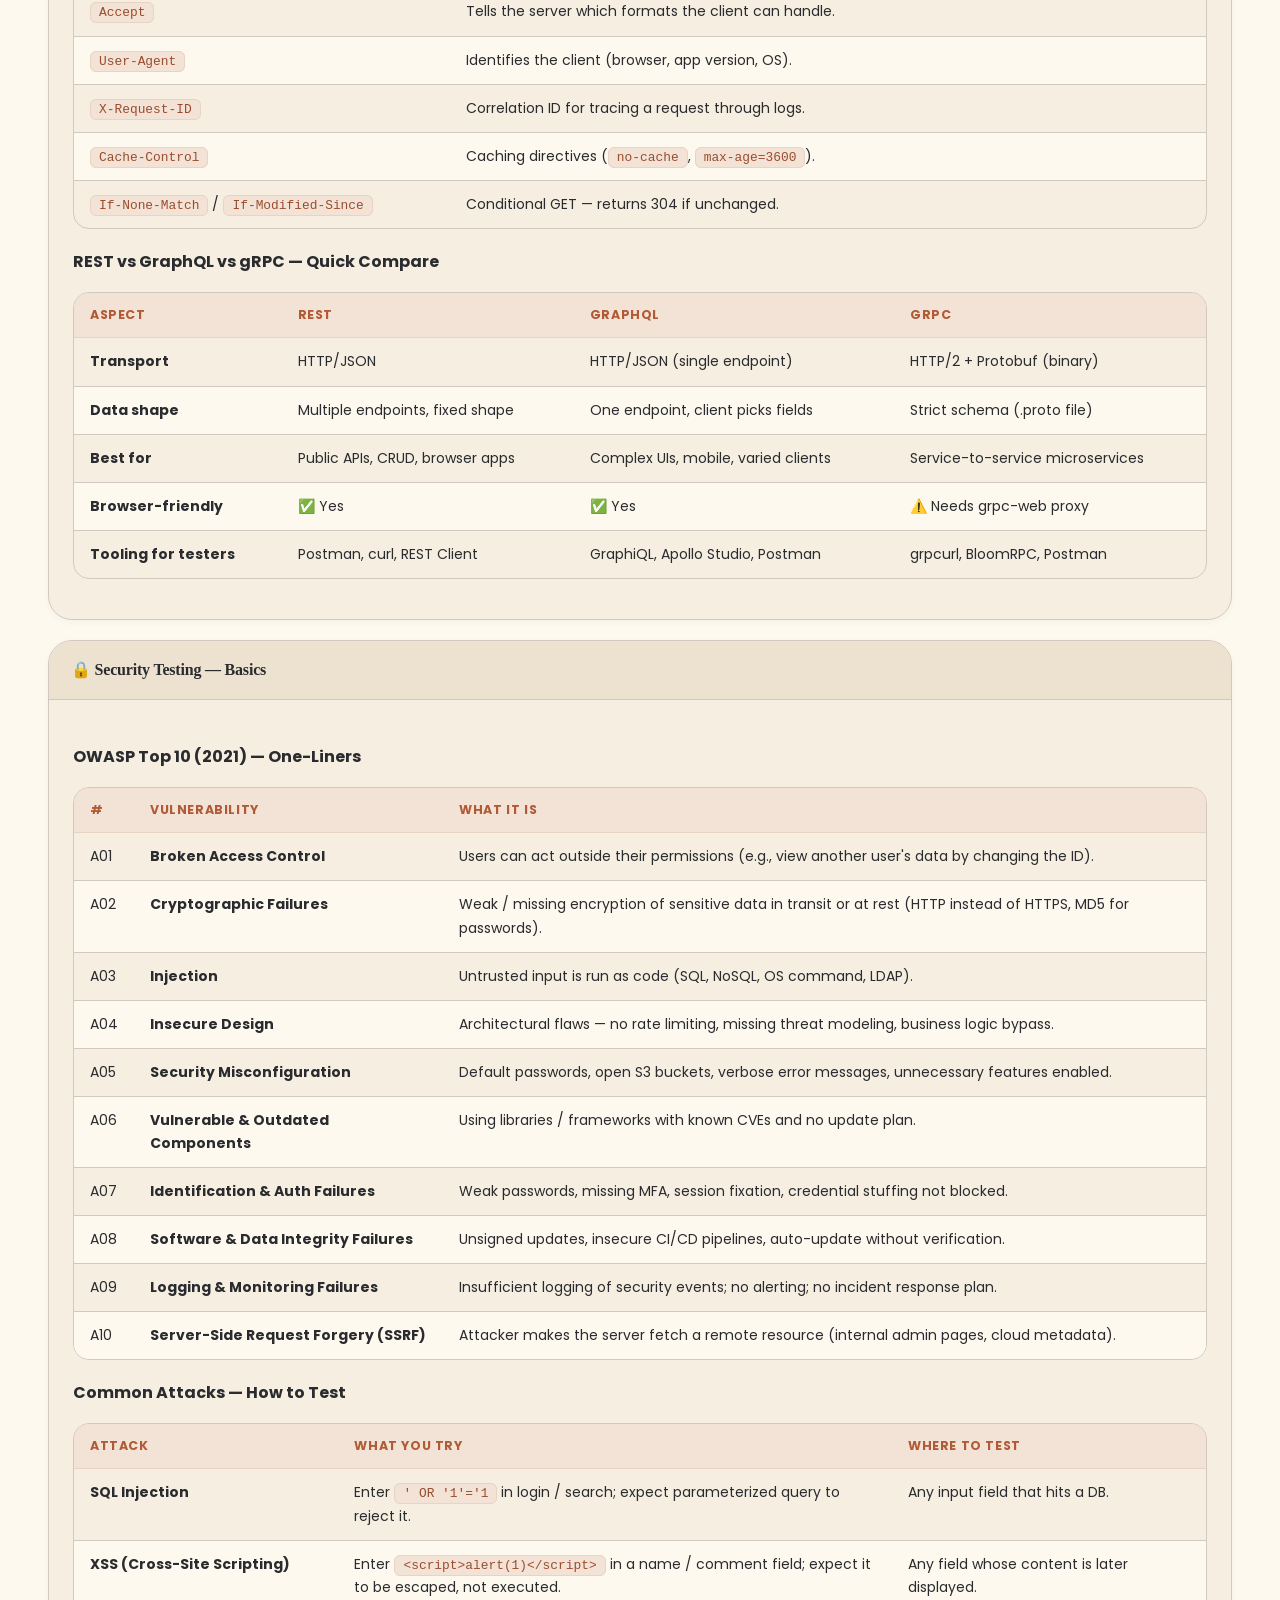
<file: cheatsheet.html>
﻿<!doctype html>
<html lang="en">
  <head>
    <meta charset="UTF-8" />
    <meta name="viewport" content="width=device-width, initial-scale=1.0" />
    <title>QA Testing Academy — Cheatsheet</title>
    <link rel="preconnect" href="https://fonts.googleapis.com" />
    <link rel="preconnect" href="https://fonts.gstatic.com" crossorigin />
    <link
      rel="stylesheet"
      href="https://fonts.googleapis.com/css2?family=Poppins:wght@300;400;500;600;700&display=swap"
    />
    <link rel="stylesheet" href="css/styles.css" />
    <script>
      // Apply saved theme before paint to avoid flash
      (function () {
        try {
          var t = localStorage.getItem("qat_theme_v1");
          if (!t) {
            t =
              window.matchMedia &&
              window.matchMedia("(prefers-color-scheme: dark)").matches
                ? "dark"
                : "light";
          }
          document.documentElement.setAttribute("data-theme", t);
        } catch (e) {}
      })();
    </script>
  </head>
  <body>
    <div class="layout">
      <!-- ============ TOP NAV (Apple-style, two rows) ============ -->
      <header class="topnav">
        <div class="topnav-main">
          <a class="topnav-logo" href="index.html">
            <span class="topnav-logo-mark">QA</span>
            <span class="topnav-logo-text">Testing Academy</span>
          </a>
          <button class="topnav-menu-btn" aria-label="Open menu">☰</button>
          <nav class="topnav-sections" aria-label="Primary">
            <a href="index.html" class="topnav-link">Dashboard</a>
            <a href="docs.html" class="topnav-link">Docs</a>
            <a href="cheatsheet.html" class="topnav-link active">Cheatsheet</a>
            <a href="practice.html" class="topnav-link">Practice</a>
            <a href="tutorial.html" class="topnav-link">Tutorial</a>
            <a href="infographics.html" class="topnav-link">Infographics</a>
          </nav>
          <div class="topnav-utils">
            <button
              class="theme-toggle"
              id="themeToggle"
              title="Toggle dark / light mode"
              aria-label="Toggle theme"
            >
              <span class="ico">🌙</span><span class="label">Dark</span>
            </button>
          </div>
        </div>
      </header>

      <!-- ============ MAIN ============ -->
      <div class="main">
        <div class="content">
          <div class="page-opener">
            <span class="eyebrow">Cheatsheet</span>
            <h1>Everything you need, <em>in one line.</em></h1>
            <p class="lead">
              Nineteen printable cards — definitions, SQL commands, HTTP status
              codes, bug-report templates, Agile glossary, comparison tables.
              Built for the night before an interview.
            </p>
            <div class="hero-cta">
              <button class="btn ghost" onclick="window.print()">
                🖨️ Print / Save PDF
              </button>
            </div>
          </div>

          <div class="cs-grid">
            <!-- 1. Core definitions -->
            <div class="cs-card">
              <div class="cs-head">📜 Core Definitions — In One Line Each</div>
              <div class="cs-body">
                <div class="table-wrap">
                  <table>
                    <thead>
                      <tr>
                        <th>Term</th>
                        <th>One-line meaning</th>
                      </tr>
                    </thead>
                    <tbody>
                      <tr>
                        <td><b>Verification</b></td>
                        <td>
                          Are we building the product right? (static review)
                        </td>
                      </tr>
                      <tr>
                        <td><b>Validation</b></td>
                        <td>
                          Are we building the right product? (dynamic execution)
                        </td>
                      </tr>
                      <tr>
                        <td><b>Bug / Defect</b></td>
                        <td>Deviation between expected and actual behavior</td>
                      </tr>
                      <tr>
                        <td><b>Error</b></td>
                        <td>Mistake made by a developer in code</td>
                      </tr>
                      <tr>
                        <td><b>Failure</b></td>
                        <td>Bug observed by the user at runtime</td>
                      </tr>
                      <tr>
                        <td><b>Test Scenario</b></td>
                        <td>WHAT to test (one line)</td>
                      </tr>
                      <tr>
                        <td><b>Test Case</b></td>
                        <td>HOW to test (steps + expected result)</td>
                      </tr>
                      <tr>
                        <td><b>Test Suite</b></td>
                        <td>Collection of test cases</td>
                      </tr>
                      <tr>
                        <td><b>RTM</b></td>
                        <td>Requirement → Test Case → Bug mapping</td>
                      </tr>
                      <tr>
                        <td><b>DoR</b></td>
                        <td>Definition of Ready — story is ready to start</td>
                      </tr>
                      <tr>
                        <td><b>DoD</b></td>
                        <td>Definition of Done — story is truly finished</td>
                      </tr>
                      <tr>
                        <td><b>Defect Density</b></td>
                        <td>Bugs per size of code (per KLOC)</td>
                      </tr>
                      <tr>
                        <td><b>Positive Testing</b></td>
                        <td>Valid input → success expected</td>
                      </tr>
                      <tr>
                        <td><b>Negative Testing</b></td>
                        <td>Invalid input → proper error expected</td>
                      </tr>
                    </tbody>
                  </table>
                </div>
              </div>
            </div>

            <!-- 2. SDLC / STLC quick -->
            <div class="cs-card">
              <div class="cs-head">SDLC &amp; STLC — Quick Recall</div>
              <div class="cs-body">
                <h4>SDLC phases (6):</h4>
                <div class="flow">
                  <div class="node">Requirements</div>
                  <div class="arrow">→</div>
                  <div class="node">Design</div>
                  <div class="arrow">→</div>
                  <div class="node">Develop</div>
                  <div class="arrow">→</div>
                  <div class="node">Test</div>
                  <div class="arrow">→</div>
                  <div class="node">Deploy</div>
                  <div class="arrow">→</div>
                  <div class="node">Maintain</div>
                </div>
                <h4>STLC phases (6) — mnemonic "RTPEEC":</h4>
                <div class="flow">
                  <div class="node">Requirement Analysis</div>
                  <div class="arrow">→</div>
                  <div class="node">Test Planning</div>
                  <div class="arrow">→</div>
                  <div class="node">Prepare Cases</div>
                  <div class="arrow">→</div>
                  <div class="node">Environment Setup</div>
                  <div class="arrow">→</div>
                  <div class="node">Execution</div>
                  <div class="arrow">→</div>
                  <div class="node">Closure</div>
                </div>
                <h4>SDLC Models — one-liners:</h4>
                <ul>
                  <li>
                    <b>Waterfall:</b> Linear; each phase completes before next;
                    testing at the end.
                  </li>
                  <li>
                    <b>V-Model:</b> Waterfall + testing mirrored at each level;
                    testing planned early.
                  </li>
                  <li>
                    <b>Agile:</b> Iterative sprints; continuous testing &amp;
                    feedback; adapt to change.
                  </li>
                  <li><b>Spiral:</b> Risk-driven repeated cycles.</li>
                </ul>
              </div>
            </div>

            <!-- 3. Test types quick table -->
            <div class="cs-card">
              <div class="cs-head">Test Types — Fast Reference</div>
              <div class="cs-body">
                <div class="table-wrap">
                  <table>
                    <thead>
                      <tr>
                        <th>Type</th>
                        <th>What it checks</th>
                      </tr>
                    </thead>
                    <tbody>
                      <tr>
                        <td><b>Smoke</b></td>
                        <td>
                          Build is testable? Critical features work at all
                        </td>
                      </tr>
                      <tr>
                        <td><b>Sanity</b></td>
                        <td>One specific fix works (narrow)</td>
                      </tr>
                      <tr>
                        <td><b>Regression</b></td>
                        <td>New changes didn't break existing features</td>
                      </tr>
                      <tr>
                        <td><b>Retesting</b></td>
                        <td>Re-run the exact failed case after fix</td>
                      </tr>
                      <tr>
                        <td><b>Exploratory</b></td>
                        <td>Unplanned creative testing</td>
                      </tr>
                      <tr>
                        <td><b>Integration</b></td>
                        <td>Modules work together</td>
                      </tr>
                      <tr>
                        <td><b>System/E2E</b></td>
                        <td>Whole application end-to-end</td>
                      </tr>
                      <tr>
                        <td><b>UAT</b></td>
                        <td>Client confirms business needs met</td>
                      </tr>
                      <tr>
                        <td><b>Performance</b></td>
                        <td>Speed &amp; stability under load</td>
                      </tr>
                      <tr>
                        <td><b>Security</b></td>
                        <td>Protection from attacks &amp; leaks</td>
                      </tr>
                      <tr>
                        <td><b>Usability</b></td>
                        <td>Ease of use</td>
                      </tr>
                      <tr>
                        <td><b>Compatibility</b></td>
                        <td>Works across browsers/devices/OS</td>
                      </tr>
                      <tr>
                        <td><b>Accessibility</b></td>
                        <td>Usable by people with disabilities</td>
                      </tr>
                    </tbody>
                  </table>
                </div>
                <div class="callout tip">
                  <b>Memory trick</b><b>Smoke</b> = whole build quick check ·
                  <b>Sanity</b> = one fix · <b>Regression</b> = nothing broke
                  elsewhere.
                </div>
              </div>
            </div>

            <!-- 4. Test case template -->
            <div class="cs-card">
              <div class="cs-head">Test Case Template</div>
              <div class="cs-body">
                <div class="table-wrap">
                  <table>
                    <thead>
                      <tr>
                        <th>Field</th>
                        <th>Example value</th>
                      </tr>
                    </thead>
                    <tbody>
                      <tr>
                        <td>Test Case ID</td>
                        <td><code>TC_LOGIN_001</code></td>
                      </tr>
                      <tr>
                        <td>Title</td>
                        <td>Verify successful login with valid credentials</td>
                      </tr>
                      <tr>
                        <td>Module</td>
                        <td>Login</td>
                      </tr>
                      <tr>
                        <td>Preconditions</td>
                        <td>Valid account exists; app is open</td>
                      </tr>
                      <tr>
                        <td>Test Data</td>
                        <td>
                          user: <code>qa_user</code> / pass:
                          <code>Pass@123</code>
                        </td>
                      </tr>
                      <tr>
                        <td>Steps</td>
                        <td>
                          1. Open login page. 2. Enter username. 3. Enter
                          password. 4. Click "Login".
                        </td>
                      </tr>
                      <tr>
                        <td>Expected Result</td>
                        <td>Redirected to Dashboard; welcome message shows</td>
                      </tr>
                      <tr>
                        <td>Actual Result</td>
                        <td><em>(filled during execution)</em></td>
                      </tr>
                      <tr>
                        <td>Status</td>
                        <td>Pass / Fail / Blocked / Not Run</td>
                      </tr>
                      <tr>
                        <td>Priority</td>
                        <td>High / Medium / Low</td>
                      </tr>
                      <tr>
                        <td>Severity</td>
                        <td>Critical / Major / Minor / Trivial</td>
                      </tr>
                    </tbody>
                  </table>
                </div>
              </div>
            </div>

            <!-- 5. Bug report template -->
            <div class="cs-card">
              <div class="cs-head">Bug Report Template (Jira-style)</div>
              <div class="cs-body">
                <div class="kv">
                  <b>Title</b
                  ><span
                    >Short clear summary: "Payment amount shows ₹1000 instead of
                    ₹100 on confirmation page"</span
                  >
                  <b>Environment</b
                  ><span>Chrome 126 / Windows 11 / Production</span>
                  <b>Preconditions</b><span>User logged in, item in cart</span>
                  <b>Steps to Reproduce</b
                  ><span
                    >1. Add ₹100 item. 2. Pay via UPI. 3. Open
                    confirmation.</span
                  >
                  <b>Expected Result</b><span>Shows ₹100</span>
                  <b>Actual Result</b><span>Shows ₹1000</span>
                  <b>Severity / Priority</b><span>Major / P1</span>
                  <b>Attachments</b><span>Screenshot + recording + logs</span>
                  <b>Status</b><span>New</span> <b>Assigned To</b
                  ><span>Developer</span>
                </div>
              </div>
            </div>

            <!-- 6. Severity vs Priority -->
            <div class="cs-card">
              <div class="cs-head">⚠️ Severity vs Priority — Cheat</div>
              <div class="cs-body">
                <div class="table-wrap">
                  <table>
                    <thead>
                      <tr>
                        <th></th>
                        <th>Severity (how BAD)</th>
                        <th>Priority (how URGENT)</th>
                      </tr>
                    </thead>
                    <tbody>
                      <tr>
                        <td>Set by</td>
                        <td>Tester</td>
                        <td>PM / Product Owner</td>
                      </tr>
                      <tr>
                        <td>Levels</td>
                        <td>Critical, Major, Minor, Trivial</td>
                        <td>P1"“P4 (P1 = highest)</td>
                      </tr>
                      <tr>
                        <td>Example</td>
                        <td>App crash = Critical</td>
                        <td>Logo typo = often P1 (business)</td>
                      </tr>
                    </tbody>
                  </table>
                </div>
                <div class="example">
                  <div class="ex-title">Classic combinations</div>
                  <p>
                    <span class="chip fail">High Sev + High Pri</span> App
                    crashes on payment<br />
                    <span class="chip fail">High Sev + Low Pri</span> Rare crash
                    in an old rarely-used feature<br />
                    <span class="chip warn">Low Sev + High Pri</span> Logo typo
                    before a client demo<br />
                    <span class="chip pass">Low Sev + Low Pri</span> Slight
                    button alignment off
                  </p>
                </div>
              </div>
            </div>

            <!-- 7. SQL cheat -->
            <div class="cs-card">
              <div class="cs-head">🗄️ SQL for Testers — Quick Commands</div>
              <div class="cs-body">
                <pre><code><span class="c">-- Read all columns</span>
<span class="k">SELECT</span> * <span class="k">FROM</span> customers;

<span class="c">-- Filter rows</span>
<span class="k">SELECT</span> name, email <span class="k">FROM</span> customers
<span class="k">WHERE</span> status = <span class="s">'active'</span> <span class="k">AND</span> city = <span class="s">'Mumbai'</span>;

<span class="c">-- Join two tables</span>
<span class="k">SELECT</span> c.name, o.amount
<span class="k">FROM</span> customers c
<span class="k">JOIN</span> orders o <span class="k">ON</span> c.id = o.customer_id;

<span class="c">-- Count &amp; group</span>
<span class="k">SELECT</span> city, <span class="k">COUNT</span>(*) <span class="k">FROM</span> customers
<span class="k">GROUP BY</span> city <span class="k">HAVING</span> <span class="k">COUNT</span>(*) > 5;

<span class="c">-- Verify a transaction</span>
<span class="k">SELECT</span> * <span class="k">FROM</span> payments
<span class="k">WHERE</span> order_id = <span class="s">'ORD-1001'</span>;</code></pre>
                <div class="table-wrap">
                  <table>
                    <thead>
                      <tr>
                        <th>Keyword</th>
                        <th>Used for</th>
                      </tr>
                    </thead>
                    <tbody>
                      <tr>
                        <td>SELECT / FROM</td>
                        <td>Pick columns &amp; table</td>
                      </tr>
                      <tr>
                        <td>WHERE</td>
                        <td>Filter rows</td>
                      </tr>
                      <tr>
                        <td>JOIN ... ON</td>
                        <td>Combine tables</td>
                      </tr>
                      <tr>
                        <td>GROUP BY</td>
                        <td>Group for aggregates</td>
                      </tr>
                      <tr>
                        <td>HAVING</td>
                        <td>Filter groups (after GROUP BY)</td>
                      </tr>
                      <tr>
                        <td>ORDER BY</td>
                        <td>Sort (ASC/DESC)</td>
                      </tr>
                      <tr>
                        <td>LIKE</td>
                        <td>Pattern match (<code>LIKE '%gmail%'</code>)</td>
                      </tr>
                      <tr>
                        <td>IN / BETWEEN</td>
                        <td>List / range filter</td>
                      </tr>
                      <tr>
                        <td>COUNT / SUM / AVG</td>
                        <td>Aggregates</td>
                      </tr>
                      <tr>
                        <td>INSERT / UPDATE / DELETE</td>
                        <td>Modify data</td>
                      </tr>
                    </tbody>
                  </table>
                </div>
              </div>
            </div>

            <!-- 8. HTTP status codes -->
            <div class="cs-card">
              <div class="cs-head">🌍 HTTP Status Codes — Must Know</div>
              <div class="cs-body">
                <div class="table-wrap">
                  <table>
                    <thead>
                      <tr>
                        <th>Code</th>
                        <th>Meaning</th>
                        <th>Code</th>
                        <th>Meaning</th>
                      </tr>
                    </thead>
                    <tbody>
                      <tr>
                        <td><b>2xx Success</b></td>
                        <td></td>
                        <td><b>4xx Client error</b></td>
                        <td></td>
                      </tr>
                      <tr>
                        <td>200</td>
                        <td>OK</td>
                        <td>400</td>
                        <td>Bad Request</td>
                      </tr>
                      <tr>
                        <td>201</td>
                        <td>Created</td>
                        <td>401</td>
                        <td>Unauthorized (no login)</td>
                      </tr>
                      <tr>
                        <td>204</td>
                        <td>No Content</td>
                        <td>403</td>
                        <td>Forbidden (no permission)</td>
                      </tr>
                      <tr>
                        <td></td>
                        <td></td>
                        <td>404</td>
                        <td>Not Found</td>
                      </tr>
                      <tr>
                        <td><b>3xx Redirection</b></td>
                        <td></td>
                        <td>429</td>
                        <td>Too Many Requests</td>
                      </tr>
                      <tr>
                        <td>301/302</td>
                        <td>Moved / Found</td>
                        <td></td>
                        <td></td>
                      </tr>
                      <tr>
                        <td><b>5xx Server error</b></td>
                        <td></td>
                        <td>500</td>
                        <td>Internal Server Error</td>
                      </tr>
                      <tr>
                        <td>502</td>
                        <td>Bad Gateway</td>
                        <td>503</td>
                        <td>Service Unavailable</td>
                      </tr>
                    </tbody>
                  </table>
                </div>
                <div class="callout tip">
                  <b>Remember</b>2xx = success · 4xx = client's fault · 5xx =
                  server's fault.
                </div>
              </div>
            </div>

            <!-- 9. Agile terms -->
            <div class="cs-card">
              <div class="cs-head">Agile &amp; Scrum — Quick Terms</div>
              <div class="cs-body">
                <div class="table-wrap">
                  <table>
                    <thead>
                      <tr>
                        <th>Term</th>
                        <th>Meaning</th>
                      </tr>
                    </thead>
                    <tbody>
                      <tr>
                        <td><b>Sprint</b></td>
                        <td>Short development cycle (usually 1"“4 weeks)</td>
                      </tr>
                      <tr>
                        <td><b>User Story</b></td>
                        <td>
                          Feature from user's view: "As a ___, I want ___ so
                          that ___"
                        </td>
                      </tr>
                      <tr>
                        <td><b>Epic</b></td>
                        <td>Large story broken into smaller stories</td>
                      </tr>
                      <tr>
                        <td><b>Product Backlog</b></td>
                        <td>Prioritized list of all work</td>
                      </tr>
                      <tr>
                        <td><b>Sprint Backlog</b></td>
                        <td>Work selected for current sprint</td>
                      </tr>
                      <tr>
                        <td><b>Burndown Chart</b></td>
                        <td>Remaining work vs time in sprint</td>
                      </tr>
                      <tr>
                        <td><b>Velocity</b></td>
                        <td>Story points completed per sprint</td>
                      </tr>
                      <tr>
                        <td><b>Stand-up</b></td>
                        <td>Daily 15-min sync meeting</td>
                      </tr>
                      <tr>
                        <td><b>Retrospective</b></td>
                        <td>Improve process after each sprint</td>
                      </tr>
                      <tr>
                        <td><b>Scrum Master</b></td>
                        <td>Facilitator / blocker remover</td>
                      </tr>
                      <tr>
                        <td><b>Product Owner</b></td>
                        <td>Owns priorities &amp; backlog</td>
                      </tr>
                      <tr>
                        <td><b>INVEST (good story)</b></td>
                        <td>
                          Independent, Negotiable, Valuable, Estimable, Small,
                          Testable
                        </td>
                      </tr>
                    </tbody>
                  </table>
                </div>
              </div>
            </div>

            <!-- 10. Design techniques -->
            <div class="cs-card">
              <div class="cs-head">Test Design Techniques — Cheat</div>
              <div class="cs-body">
                <ul>
                  <li>
                    <b>BVA (Boundary Value Analysis):</b> test values at, just
                    below, just above boundaries. Field 18"“60 → test 17, 18,
                    60, 61.
                  </li>
                  <li>
                    <b>EP (Equivalence Partitioning):</b> split inputs into
                    groups; test 1 value per group. Valid 0"“100 → test 50;
                    invalid → -5 and 150.
                  </li>
                  <li>
                    <b>Decision Table:</b> combinations of conditions &amp;
                    outcomes (best for business rules).
                  </li>
                  <li>
                    <b>State Transition:</b> valid/invalid state changes (e.g.,
                    Pending → Paid → Delivered).
                  </li>
                  <li>
                    <b>Error Guessing:</b> intuition-based — empty fields,
                    special chars, rapid clicks, huge data.
                  </li>
                  <li>
                    <b>Pairwise Testing:</b> test all combinations of variables
                    pairwise to reduce test count.
                  </li>
                </ul>
                <div class="callout warn">
                  <b>⚠️ Interview</b>"For an age field accepting 1"“100: EP →
                  test 0, 50, 101. BVA → test 0, 1, 100, 101." — know this cold.
                </div>
              </div>
            </div>

            <!-- 11. Estimation & metrics -->
            <div class="cs-card">
              <div class="cs-head">
                Estimation, Entry/Exit &amp; Metrics — Cheat
              </div>
              <div class="cs-body">
                <h4>Estimation techniques:</h4>
                <ul>
                  <li>Functional Point Analysis</li>
                  <li>Use-Case based</li>
                  <li>Test Point Analysis</li>
                  <li>Experience based</li>
                </ul>
                <h4>Entry criteria (START when):</h4>
                <ul>
                  <li>Build deployed &amp; testable</li>
                  <li>Environment + test data ready</li>
                  <li>Requirements &amp; test cases reviewed</li>
                </ul>
                <h4>Exit criteria (STOP when):</h4>
                <ul>
                  <li>All critical/major bugs closed</li>
                  <li>All planned tests executed</li>
                  <li>No P1 blockers, summary report signed off</li>
                </ul>
                <h4>Key metrics:</h4>
                <ul>
                  <li>Test Case Pass % = (Passed ÷ Total Executed) × 100</li>
                  <li>Defect Density = Defects ÷ KLOC</li>
                  <li>
                    Defect Removal Efficiency (DRE) = Defects found ÷ (Defects
                    found + missed in production)
                  </li>
                </ul>
              </div>
            </div>

            <!-- 12. Tools -->
            <div class="cs-card">
              <div class="cs-head">Tools at a Glance</div>
              <div class="cs-body">
                <div class="table-wrap">
                  <table>
                    <thead>
                      <tr>
                        <th>Purpose</th>
                        <th>Tools</th>
                      </tr>
                    </thead>
                    <tbody>
                      <tr>
                        <td>Defect &amp; project tracking</td>
                        <td><b>Jira</b>, Azure DevOps, Bugzilla, Mantis</td>
                      </tr>
                      <tr>
                        <td>Test management</td>
                        <td>TestRail, Zephyr, qTest, ALM</td>
                      </tr>
                      <tr>
                        <td>API testing</td>
                        <td><b>Postman</b>, SoapUI, REST Assured</td>
                      </tr>
                      <tr>
                        <td>Database</td>
                        <td>MySQL, PostgreSQL, SQL Server, SQLite</td>
                      </tr>
                      <tr>
                        <td>Performance</td>
                        <td><b>JMeter</b>, LoadRunner, k6</td>
                      </tr>
                      <tr>
                        <td>Security</td>
                        <td>OWASP ZAP, Burp Suite</td>
                      </tr>
                      <tr>
                        <td>Automation (web)</td>
                        <td>Selenium, Cypress, Playwright</td>
                      </tr>
                      <tr>
                        <td>Automation (mobile)</td>
                        <td>Appium</td>
                      </tr>
                      <tr>
                        <td>CI/CD (know the name)</td>
                        <td>Jenkins, GitHub Actions, GitLab CI</td>
                      </tr>
                      <tr>
                        <td>Version control (know basics)</td>
                        <td>Git, GitHub</td>
                      </tr>
                    </tbody>
                  </table>
                </div>
              </div>
            </div>

            <!-- 13. One-line interview answers -->
            <div class="cs-card">
              <div class="cs-head">Top Interview Answers — One-Liners</div>
              <div class="cs-body">
                <div class="qa-item">
                  <div class="qa-q">
                    Q: What is the difference between smoke and sanity testing?
                  </div>
                  <div class="qa-a">
                    Smoke checks that the whole build is testable (wide,
                    critical features), while sanity checks one specific fix
                    works (narrow).
                  </div>
                </div>
                <div class="qa-item">
                  <div class="qa-q">Q: Regression vs Retesting?</div>
                  <div class="qa-a">
                    Retesting re-runs the exact failed test case to verify a
                    fix; regression tests the rest of the app to ensure nothing
                    broke.
                  </div>
                </div>
                <div class="qa-item">
                  <div class="qa-q">Q: What is the bug lifecycle?</div>
                  <div class="qa-a">
                    New → Assigned → Open → Fixed → Retest → Closed, with
                    possible Reopened, Deferred, or Rejected states.
                  </div>
                </div>
                <div class="qa-item">
                  <div class="qa-q">Q: Severity vs priority?</div>
                  <div class="qa-a">
                    Severity is how bad the bug is for the system (set by
                    tester); priority is how urgent to fix (set by PM/business).
                  </div>
                </div>
                <div class="qa-item">
                  <div class="qa-q">Q: What is a test plan?</div>
                  <div class="qa-a">
                    A document covering scope, approach, resources, schedule,
                    entry/exit criteria, and risks for testing a project.
                  </div>
                </div>
                <div class="qa-item">
                  <div class="qa-q">Q: What is the STLC?</div>
                  <div class="qa-a">
                    Software Testing Life Cycle: Requirement analysis, Test
                    planning, Test case development, Environment setup,
                    Execution, Closure.
                  </div>
                </div>
                <div class="qa-item">
                  <div class="qa-q">Q: What is a traceability matrix?</div>
                  <div class="qa-a">
                    A mapping of each requirement to its test cases and bugs,
                    proving full coverage.
                  </div>
                </div>
                <div class="qa-item">
                  <div class="qa-q">Q: When do you stop testing?</div>
                  <div class="qa-a">
                    When exit criteria are met: all planned tests executed,
                    critical bugs closed, risk acceptable, and report signed
                    off.
                  </div>
                </div>
                <div class="qa-item">
                  <div class="qa-q">Q: What is your role in a Scrum team?</div>
                  <div class="qa-a">
                    Test stories in-sprint, write test cases from acceptance
                    criteria, log bugs, do regression, demo quality at sprint
                    review.
                  </div>
                </div>
              </div>
            </div>

            <!-- 14. Shift-Left & DevOps -->
            <div class="cs-card">
              <div class="cs-head">
                🔄 Shift-Left &amp; DevOps Testing — Key Terms
              </div>
              <div class="cs-body">
                <div class="table-wrap">
                  <table>
                    <thead>
                      <tr>
                        <th>Term</th>
                        <th>One-line meaning</th>
                      </tr>
                    </thead>
                    <tbody>
                      <tr>
                        <td><b>Shift-Left</b></td>
                        <td>
                          Move testing earlier in the SDLC — test from
                          requirements onward, not just at the end.
                        </td>
                      </tr>
                      <tr>
                        <td><b>Continuous Testing (CT)</b></td>
                        <td>
                          Run automated tests continuously (on every
                          commit/merge/deploy) to get fast quality feedback.
                        </td>
                      </tr>
                      <tr>
                        <td><b>CI (Continuous Integration)</b></td>
                        <td>
                          Merge code frequently (multiple times a day); auto-run
                          build + unit + integration tests on every merge.
                        </td>
                      </tr>
                      <tr>
                        <td><b>CD (Continuous Delivery / Deployment)</b></td>
                        <td>
                          Delivery: code is always deployable. Deployment: every
                          green build goes live automatically.
                        </td>
                      </tr>
                      <tr>
                        <td><b>Trunk-Based Development</b></td>
                        <td>
                          All devs commit to one shared branch (main/trunk);
                          short-lived feature branches at most.
                        </td>
                      </tr>
                      <tr>
                        <td><b>Blue-Green Deploy</b></td>
                        <td>
                          Two identical production environments; switch traffic
                          from old (blue) to new (green) atomically; rollback =
                          switch back.
                        </td>
                      </tr>
                      <tr>
                        <td><b>Canary Deploy</b></td>
                        <td>
                          Release new version to a small % of users first;
                          monitor; if OK, roll out to 100%.
                        </td>
                      </tr>
                      <tr>
                        <td><b>Feature Flag</b></td>
                        <td>
                          Toggle a feature on/off in production without
                          redeploying code. Enables testing in prod safely.
                        </td>
                      </tr>
                      <tr>
                        <td><b>IaC (Infrastructure as Code)</b></td>
                        <td>
                          Define environments in version-controlled config files
                          (Terraform, Ansible) — reproducible, testable.
                        </td>
                      </tr>
                      <tr>
                        <td><b>Observability</b></td>
                        <td>
                          Understand a system's internal state from its external
                          outputs: logs, metrics, traces (the "three pillars").
                        </td>
                      </tr>
                      <tr>
                        <td><b>Chaos Engineering</b></td>
                        <td>
                          Intentionally inject failures (kill a server, slow the
                          network) in production-like envs to test resilience.
                        </td>
                      </tr>
                    </tbody>
                  </table>
                </div>
              </div>
            </div>

            <!-- 15. Metrics & KPIs -->
            <div class="cs-card">
              <div class="cs-head">📊 Test Metrics &amp; KPIs — Formulas</div>
              <div class="cs-body">
                <div class="table-wrap">
                  <table>
                    <thead>
                      <tr>
                        <th>Metric</th>
                        <th>Formula</th>
                        <th>Example</th>
                      </tr>
                    </thead>
                    <tbody>
                      <tr>
                        <td><b>Defect Density</b></td>
                        <td>Bugs / Size (per KLOC or per FP)</td>
                        <td>8 bugs in 4 KLOC = 2 per KLOC</td>
                      </tr>
                      <tr>
                        <td><b>Defect Leakage</b></td>
                        <td>(Escaped bugs) / (Total bugs) × 100</td>
                        <td>2 escaped of 12 total = 16.7%</td>
                      </tr>
                      <tr>
                        <td><b>Test Coverage</b></td>
                        <td>(Cases executed) / (Total cases) × 100</td>
                        <td>180 / 200 = 90%</td>
                      </tr>
                      <tr>
                        <td><b>Requirements Coverage</b></td>
                        <td>(Reqs with ≥1 test) / (Total reqs) × 100</td>
                        <td>50 / 50 = 100%</td>
                      </tr>
                      <tr>
                        <td><b>% Test Cases Passed</b></td>
                        <td>(Passed) / (Executed) × 100</td>
                        <td>170 / 180 = 94.4%</td>
                      </tr>
                      <tr>
                        <td><b>MTTD (Mean Time To Detect)</b></td>
                        <td>Σ (time to detect each bug) / bug count</td>
                        <td>(4 + 6 + 2) / 3 = 4 days</td>
                      </tr>
                      <tr>
                        <td><b>MTTR (Mean Time To Repair)</b></td>
                        <td>Σ (time to fix each bug) / bug count</td>
                        <td>(3 + 5 + 1) / 3 = 3 days</td>
                      </tr>
                      <tr>
                        <td><b>MTTF (Mean Time To Failure)</b></td>
                        <td>Σ operational time / # failures</td>
                        <td>1000h / 5 = 200h between failures</td>
                      </tr>
                      <tr>
                        <td><b>Defect Removal Efficiency (DRE)</b></td>
                        <td>(Bugs pre-release) / (Bugs pre + post) × 100</td>
                        <td>48 / 50 = 96%</td>
                      </tr>
                      <tr>
                        <td><b>Test Effectiveness</b></td>
                        <td>(Bugs found by tests) / (Total cases run) × 100</td>
                        <td>20 bugs / 200 cases = 10%</td>
                      </tr>
                      <tr>
                        <td><b>Test Case Productivity</b></td>
                        <td>Cases designed / Effort (person-hours)</td>
                        <td>100 cases / 25 hrs = 4 / hr</td>
                      </tr>
                    </tbody>
                  </table>
                </div>
                <div class="callout tip">
                  <b>💡 Healthy targets:</b> Defect leakage &lt; 5%, DRE &gt;
                  95%, requirements coverage = 100%, % passed ≥ 95% at release.
                </div>
              </div>
            </div>

            <!-- 16. Estimation -->
            <div class="cs-card">
              <div class="cs-head">🧮 Test Estimation — Quick Math</div>
              <div class="cs-body">
                <h4>3-Point (PERT)</h4>
                <p>
                  <b>Estimate = (O + 4M + P) / 6</b> &nbsp; where O =
                  optimistic, M = most likely, P = pessimistic.
                </p>
                <p>
                  <b>Example:</b> O=4, M=7, P=14 → (4 + 28 + 14) / 6 =
                  <b>7.7 person-days</b>.
                </p>

                <h4>Wideband Delphi</h4>
                <ul>
                  <li>Each expert estimates independently (no discussion).</li>
                  <li>
                    Reveal all estimates. Discuss the gaps (outliers explain
                    reasoning).
                  </li>
                  <li>
                    Re-estimate. Repeat 2-3 rounds until estimates converge
                    (within 10-15%).
                  </li>
                  <li>Final value = average of the last round.</li>
                </ul>

                <h4>Work Breakdown Structure (WBS)</h4>
                <p>
                  Sum the estimates of all leaf-level tasks, then add a
                  contingency buffer (15-25%) for risk.
                </p>
                <p>
                  <b>Example:</b> 10 tasks × 2 days each = 20 days. + 20% buffer
                  = <b>24 days</b>.
                </p>

                <h4>Use-Case Points (UCP) — quick version</h4>
                <p>UCP = (UUCW + UAW) × TCF × ECF</p>
                <ul>
                  <li>
                    <b>UUCW</b> = Unadjusted Use Case Weight (count
                    simple/avg/complex use cases × 5/10/15)
                  </li>
                  <li>
                    <b>UAW</b> = Unadjusted Actor Weight (count
                    simple/avg/complex actors × 1/2/3)
                  </li>
                  <li>
                    <b>TCF</b> = Technical Complexity Factor (0.6 + 0.01 ×
                    ΣT<sub>i</sub>)
                  </li>
                  <li>
                    <b>ECF</b> = Environmental Complexity Factor (1.4 − 0.03 ×
                    ΣE<sub>i</sub>)
                  </li>
                </ul>
                <p>
                  Then: Effort (person-hours) = UCP × Productivity factor
                  (typical 20-30 hrs/UCP).
                </p>

                <h4>Estimation Tips</h4>
                <ul>
                  <li>
                    Always add a <b>15-25% buffer</b> for bug fixes + retesting
                    + env issues.
                  </li>
                  <li>
                    Round estimates to <b>½ or 1 day</b> — finer precision is
                    false confidence.
                  </li>
                  <li>
                    Re-estimate mid-sprint if assumptions change; don't pad
                    silently.
                  </li>
                  <li>
                    Track actual vs estimated; learn your team's bias over time.
                  </li>
                </ul>
              </div>
            </div>

            <!-- 17. Mobile Testing -->
            <div class="cs-card">
              <div class="cs-head">📱 Mobile Testing — Quick Reference</div>
              <div class="cs-body">
                <div class="table-wrap">
                  <table>
                    <thead>
                      <tr>
                        <th>Category</th>
                        <th>What to Check</th>
                      </tr>
                    </thead>
                    <tbody>
                      <tr>
                        <td><b>Gestures</b></td>
                        <td>
                          Tap, long-press, double-tap, swipe (4 directions),
                          pinch-zoom, rotate, two-finger scroll, edge-swipe.
                        </td>
                      </tr>
                      <tr>
                        <td><b>App Lifecycle</b></td>
                        <td>
                          Background → foreground (state preserved?),
                          force-quit, low-memory kill, OS update while running,
                          app upgrade.
                        </td>
                      </tr>
                      <tr>
                        <td><b>Interruptions</b></td>
                        <td>
                          Incoming call / SMS while in app, push notification,
                          alarm, low-battery alert, screen lock, headphones
                          plugged/unplugged.
                        </td>
                      </tr>
                      <tr>
                        <td><b>Network</b></td>
                        <td>
                          Wi-Fi ↔ 4G ↔ 5G switch mid-flow, airplane mode, slow
                          3G, no signal, captive portal (hotel/airport Wi-Fi),
                          VPN.
                        </td>
                      </tr>
                      <tr>
                        <td><b>Orientation</b></td>
                        <td>
                          Portrait ↔ landscape transitions; state preserved;
                          layout not broken; video continues.
                        </td>
                      </tr>
                      <tr>
                        <td><b>Permissions</b></td>
                        <td>
                          Camera, mic, location, contacts, photos, notifications
                          — grant, deny, revoke mid-use.
                        </td>
                      </tr>
                      <tr>
                        <td><b>OS Fragmentation</b></td>
                        <td>
                          Test on min-supported Android + iOS versions; the
                          newest OS; at least one tablet form factor.
                        </td>
                      </tr>
                      <tr>
                        <td><b>Device Fragmentation</b></td>
                        <td>
                          Small screen, large screen, notch, hole-punch,
                          foldable, different chipsets (ARMv7/v8, x86 emulator).
                        </td>
                      </tr>
                      <tr>
                        <td><b>Push Notifications</b></td>
                        <td>
                          Received when foreground, background, killed; deep
                          link opens correct screen; opt-out works.
                        </td>
                      </tr>
                      <tr>
                        <td><b>Storage &amp; Battery</b></td>
                        <td>
                          App behavior when storage is full; battery saver mode;
                          running in background for hours.
                        </td>
                      </tr>
                      <tr>
                        <td><b>Security</b></td>
                        <td>
                          Local data encrypted? Auto-lock screen?
                          Jailbroken/Rooted device behavior? Biometric auth
                          fallback?
                        </td>
                      </tr>
                      <tr>
                        <td><b>Offline Mode</b></td>
                        <td>
                          App behavior with no network — does it crash, show a
                          banner, queue actions?
                        </td>
                      </tr>
                    </tbody>
                  </table>
                </div>
                <h4>Device Coverage Strategy</h4>
                <ul>
                  <li>
                    Use a <b>cloud device farm</b> (BrowserStack, Sauce Labs,
                    AWS Device Farm, Firebase Test Lab) for breadth.
                  </li>
                  <li>
                    Keep <b>3-5 physical devices in-house</b> for the most
                    popular models (latest iPhone, latest Samsung, a budget
                    Android, a tablet, a foldable if relevant).
                  </li>
                  <li>
                    Test on the <b>OS versions your users actually run</b> —
                    check analytics, not the newest only.
                  </li>
                </ul>
              </div>
            </div>

            <!-- 18. API Testing -->
            <div class="cs-card">
              <div class="cs-head">🌐 API Testing — Expanded Cheat</div>
              <div class="cs-body">
                <h4>Authentication Types</h4>
                <div class="table-wrap">
                  <table>
                    <thead>
                      <tr>
                        <th>Type</th>
                        <th>How It Works</th>
                        <th>Where to Use</th>
                      </tr>
                    </thead>
                    <tbody>
                      <tr>
                        <td><b>None</b></td>
                        <td>No credentials needed.</td>
                        <td>Truly public APIs (weather, public data).</td>
                      </tr>
                      <tr>
                        <td><b>API Key</b></td>
                        <td>
                          Single secret in header or query string.
                          <code>X-API-Key: abc123</code>
                        </td>
                        <td>Internal services, simple server-to-server.</td>
                      </tr>
                      <tr>
                        <td><b>Basic Auth</b></td>
                        <td>
                          Username:password base64-encoded in header.
                          <code>Authorization: Basic dXNlcjpwYXNz</code>
                        </td>
                        <td>Legacy, internal, low-security endpoints.</td>
                      </tr>
                      <tr>
                        <td><b>Bearer (Token)</b></td>
                        <td>
                          Opaque token issued by auth server.
                          <code>Authorization: Bearer eyJhbGciOi...</code>
                        </td>
                        <td>Most modern REST APIs, JWTs.</td>
                      </tr>
                      <tr>
                        <td><b>OAuth 2.0</b></td>
                        <td>
                          Delegated access with access + refresh tokens.
                          Multiple grant types (auth code, client credentials,
                          password).
                        </td>
                        <td>Third-party apps, "Login with Google/GitHub".</td>
                      </tr>
                      <tr>
                        <td><b>OpenID Connect</b></td>
                        <td>
                          Identity layer on top of OAuth 2.0. Returns ID token
                          with user profile.
                        </td>
                        <td>SSO, "Sign in with X" experiences.</td>
                      </tr>
                      <tr>
                        <td><b>mTLS (Mutual TLS)</b></td>
                        <td>Both client and server present certificates.</td>
                        <td>B2B, financial, zero-trust networks.</td>
                      </tr>
                    </tbody>
                  </table>
                </div>

                <h4>Common Headers You'll See / Test</h4>
                <div class="table-wrap">
                  <table>
                    <thead>
                      <tr>
                        <th>Header</th>
                        <th>Purpose</th>
                      </tr>
                    </thead>
                    <tbody>
                      <tr>
                        <td><code>Content-Type</code></td>
                        <td>
                          Format of the body. <code>application/json</code>,
                          <code>application/xml</code>,
                          <code>multipart/form-data</code>.
                        </td>
                      </tr>
                      <tr>
                        <td><code>Authorization</code></td>
                        <td>
                          Carries the auth credential (Bearer, Basic, etc.).
                        </td>
                      </tr>
                      <tr>
                        <td><code>Accept</code></td>
                        <td>
                          Tells the server which formats the client can handle.
                        </td>
                      </tr>
                      <tr>
                        <td><code>User-Agent</code></td>
                        <td>
                          Identifies the client (browser, app version, OS).
                        </td>
                      </tr>
                      <tr>
                        <td><code>X-Request-ID</code></td>
                        <td>
                          Correlation ID for tracing a request through logs.
                        </td>
                      </tr>
                      <tr>
                        <td><code>Cache-Control</code></td>
                        <td>
                          Caching directives (<code>no-cache</code>,
                          <code>max-age=3600</code>).
                        </td>
                      </tr>
                      <tr>
                        <td>
                          <code>If-None-Match</code> /
                          <code>If-Modified-Since</code>
                        </td>
                        <td>Conditional GET — returns 304 if unchanged.</td>
                      </tr>
                    </tbody>
                  </table>
                </div>

                <h4>REST vs GraphQL vs gRPC — Quick Compare</h4>
                <div class="table-wrap">
                  <table>
                    <thead>
                      <tr>
                        <th>Aspect</th>
                        <th>REST</th>
                        <th>GraphQL</th>
                        <th>gRPC</th>
                      </tr>
                    </thead>
                    <tbody>
                      <tr>
                        <td><b>Transport</b></td>
                        <td>HTTP/JSON</td>
                        <td>HTTP/JSON (single endpoint)</td>
                        <td>HTTP/2 + Protobuf (binary)</td>
                      </tr>
                      <tr>
                        <td><b>Data shape</b></td>
                        <td>Multiple endpoints, fixed shape</td>
                        <td>One endpoint, client picks fields</td>
                        <td>Strict schema (.proto file)</td>
                      </tr>
                      <tr>
                        <td><b>Best for</b></td>
                        <td>Public APIs, CRUD, browser apps</td>
                        <td>Complex UIs, mobile, varied clients</td>
                        <td>Service-to-service microservices</td>
                      </tr>
                      <tr>
                        <td><b>Browser-friendly</b></td>
                        <td>✅ Yes</td>
                        <td>✅ Yes</td>
                        <td>⚠️ Needs grpc-web proxy</td>
                      </tr>
                      <tr>
                        <td><b>Tooling for testers</b></td>
                        <td>Postman, curl, REST Client</td>
                        <td>GraphiQL, Apollo Studio, Postman</td>
                        <td>grpcurl, BloomRPC, Postman</td>
                      </tr>
                    </tbody>
                  </table>
                </div>
              </div>
            </div>

            <!-- 19. Security -->
            <div class="cs-card">
              <div class="cs-head">🔒 Security Testing — Basics</div>
              <div class="cs-body">
                <h4>OWASP Top 10 (2021) — One-Liners</h4>
                <div class="table-wrap">
                  <table>
                    <thead>
                      <tr>
                        <th>#</th>
                        <th>Vulnerability</th>
                        <th>What It Is</th>
                      </tr>
                    </thead>
                    <tbody>
                      <tr>
                        <td>A01</td>
                        <td><b>Broken Access Control</b></td>
                        <td>
                          Users can act outside their permissions (e.g., view
                          another user's data by changing the ID).
                        </td>
                      </tr>
                      <tr>
                        <td>A02</td>
                        <td><b>Cryptographic Failures</b></td>
                        <td>
                          Weak / missing encryption of sensitive data in transit
                          or at rest (HTTP instead of HTTPS, MD5 for passwords).
                        </td>
                      </tr>
                      <tr>
                        <td>A03</td>
                        <td><b>Injection</b></td>
                        <td>
                          Untrusted input is run as code (SQL, NoSQL, OS
                          command, LDAP).
                        </td>
                      </tr>
                      <tr>
                        <td>A04</td>
                        <td><b>Insecure Design</b></td>
                        <td>
                          Architectural flaws — no rate limiting, missing threat
                          modeling, business logic bypass.
                        </td>
                      </tr>
                      <tr>
                        <td>A05</td>
                        <td><b>Security Misconfiguration</b></td>
                        <td>
                          Default passwords, open S3 buckets, verbose error
                          messages, unnecessary features enabled.
                        </td>
                      </tr>
                      <tr>
                        <td>A06</td>
                        <td><b>Vulnerable &amp; Outdated Components</b></td>
                        <td>
                          Using libraries / frameworks with known CVEs and no
                          update plan.
                        </td>
                      </tr>
                      <tr>
                        <td>A07</td>
                        <td><b>Identification &amp; Auth Failures</b></td>
                        <td>
                          Weak passwords, missing MFA, session fixation,
                          credential stuffing not blocked.
                        </td>
                      </tr>
                      <tr>
                        <td>A08</td>
                        <td><b>Software &amp; Data Integrity Failures</b></td>
                        <td>
                          Unsigned updates, insecure CI/CD pipelines,
                          auto-update without verification.
                        </td>
                      </tr>
                      <tr>
                        <td>A09</td>
                        <td><b>Logging &amp; Monitoring Failures</b></td>
                        <td>
                          Insufficient logging of security events; no alerting;
                          no incident response plan.
                        </td>
                      </tr>
                      <tr>
                        <td>A10</td>
                        <td><b>Server-Side Request Forgery (SSRF)</b></td>
                        <td>
                          Attacker makes the server fetch a remote resource
                          (internal admin pages, cloud metadata).
                        </td>
                      </tr>
                    </tbody>
                  </table>
                </div>

                <h4>Common Attacks — How to Test</h4>
                <div class="table-wrap">
                  <table>
                    <thead>
                      <tr>
                        <th>Attack</th>
                        <th>What You Try</th>
                        <th>Where to Test</th>
                      </tr>
                    </thead>
                    <tbody>
                      <tr>
                        <td><b>SQL Injection</b></td>
                        <td>
                          Enter <code>' OR '1'='1</code> in login / search;
                          expect parameterized query to reject it.
                        </td>
                        <td>Any input field that hits a DB.</td>
                      </tr>
                      <tr>
                        <td><b>XSS (Cross-Site Scripting)</b></td>
                        <td>
                          Enter
                          <code>&lt;script&gt;alert(1)&lt;/script&gt;</code> in
                          a name / comment field; expect it to be escaped, not
                          executed.
                        </td>
                        <td>Any field whose content is later displayed.</td>
                      </tr>
                      <tr>
                        <td><b>CSRF</b></td>
                        <td>
                          Force a logged-in user's browser to submit a
                          state-changing request from another site.
                        </td>
                        <td>
                          State-changing endpoints (transfer, password change).
                        </td>
                      </tr>
                      <tr>
                        <td><b>Broken Auth</b></td>
                        <td>
                          Brute force, session fixation, password reset
                          poisoning, JWT signature stripping.
                        </td>
                        <td>Login, password reset, session handling.</td>
                      </tr>
                      <tr>
                        <td><b>Insecure Direct Object Reference (IDOR)</b></td>
                        <td>
                          Change an ID in the URL (<code>/orders/123</code> →
                          <code>/orders/124</code>); expect 403, not someone
                          else's data.
                        </td>
                        <td>Any endpoint with user-supplied IDs.</td>
                      </tr>
                      <tr>
                        <td><b>Sensitive Data Exposure</b></td>
                        <td>
                          Inspect response body, network, source — passwords,
                          tokens, PII should never appear in plain text.
                        </td>
                      </tr>
                      <tr>
                        <td><b>Rate Limiting</b></td>
                        <td>
                          Send 1000 login attempts in 1 minute; expect 429 after
                          a threshold.
                        </td>
                      </tr>
                    </tbody>
                  </table>
                </div>

                <h4>Useful Security Testing Tools</h4>
                <ul>
                  <li>
                    <b>OWASP ZAP</b> — free, open-source web scanner. Great for
                    beginners.
                  </li>
                  <li>
                    <b>Burp Suite</b> — industry-standard proxy + scanner for
                    web apps.
                  </li>
                  <li>
                    <b>Nessus / Qualys</b> — vulnerability scanners for
                    infrastructure.
                  </li>
                  <li>
                    <b>Postman / REST Client</b> — manual auth / header /
                    injection testing on APIs.
                  </li>
                  <li>
                    <b>SQLMap</b> — automated SQL injection detection &amp;
                    exploitation.
                  </li>
                  <li>
                    <b>Browser DevTools</b> — always check Network, Application,
                    Console for leakage.
                  </li>
                </ul>

                <div class="callout warn">
                  <b
                    >⚠️ Always test on staging or with explicit written
                    authorization.</b
                  >
                  Scanning or attacking a production system without permission
                  is illegal in most jurisdictions.
                </div>
              </div>
            </div>
          </div>

          <div
            style="
              display: flex;
              justify-content: space-between;
              gap: 12px;
              flex-wrap: wrap;
              margin-top: 8px;
            "
          >
            <a class="btn ghost" href="docs.html">⭐ Back to Docs</a>
            <a class="btn secondary" href="practice.html">Next: Practice →</a>
          </div>
        </div>
      </div>

      <!-- ============ FOOTER ============ -->
      <footer class="footer">
        Built with <span class="heart">♥</span> by
        <span class="author">Shravan</span>
        <div class="rights">All rights reserved.</div>
      </footer>
    </div>

    <script src="js/script.js"></script>
  </body>
</html>
</file>
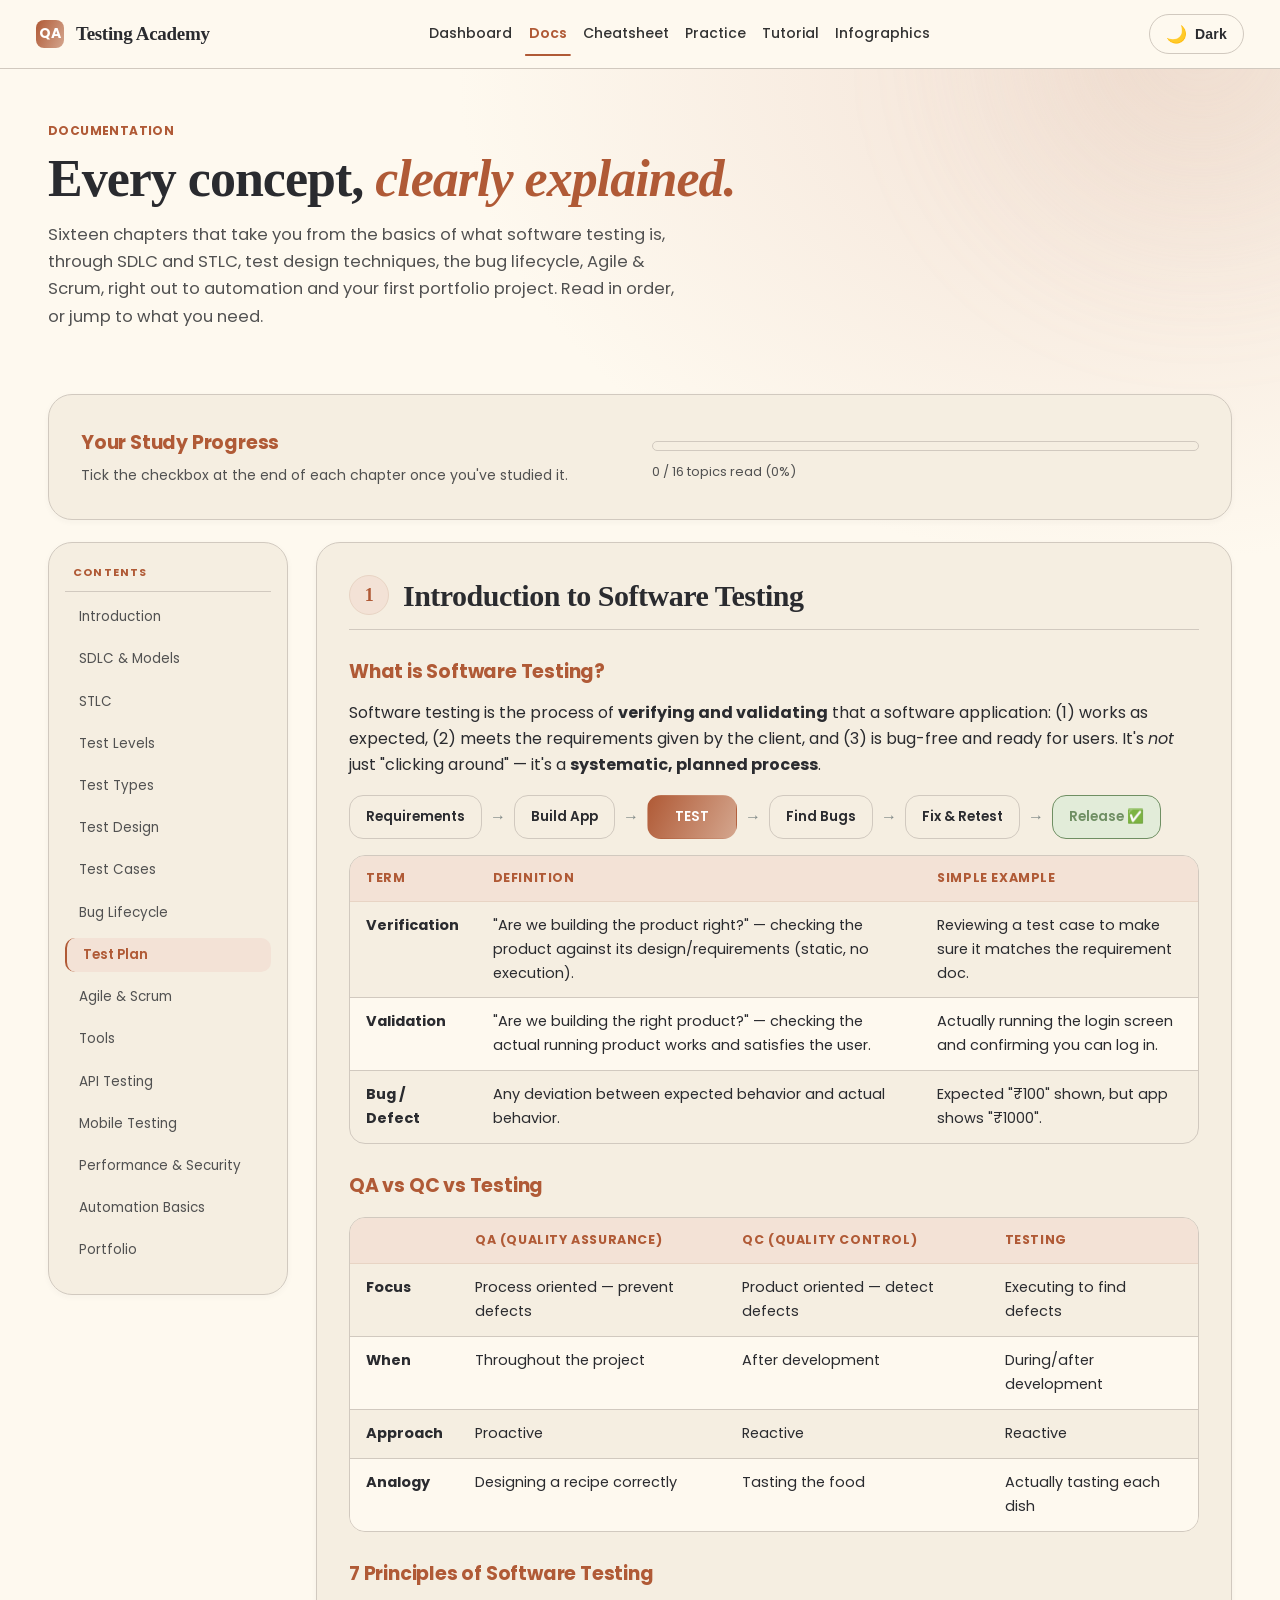
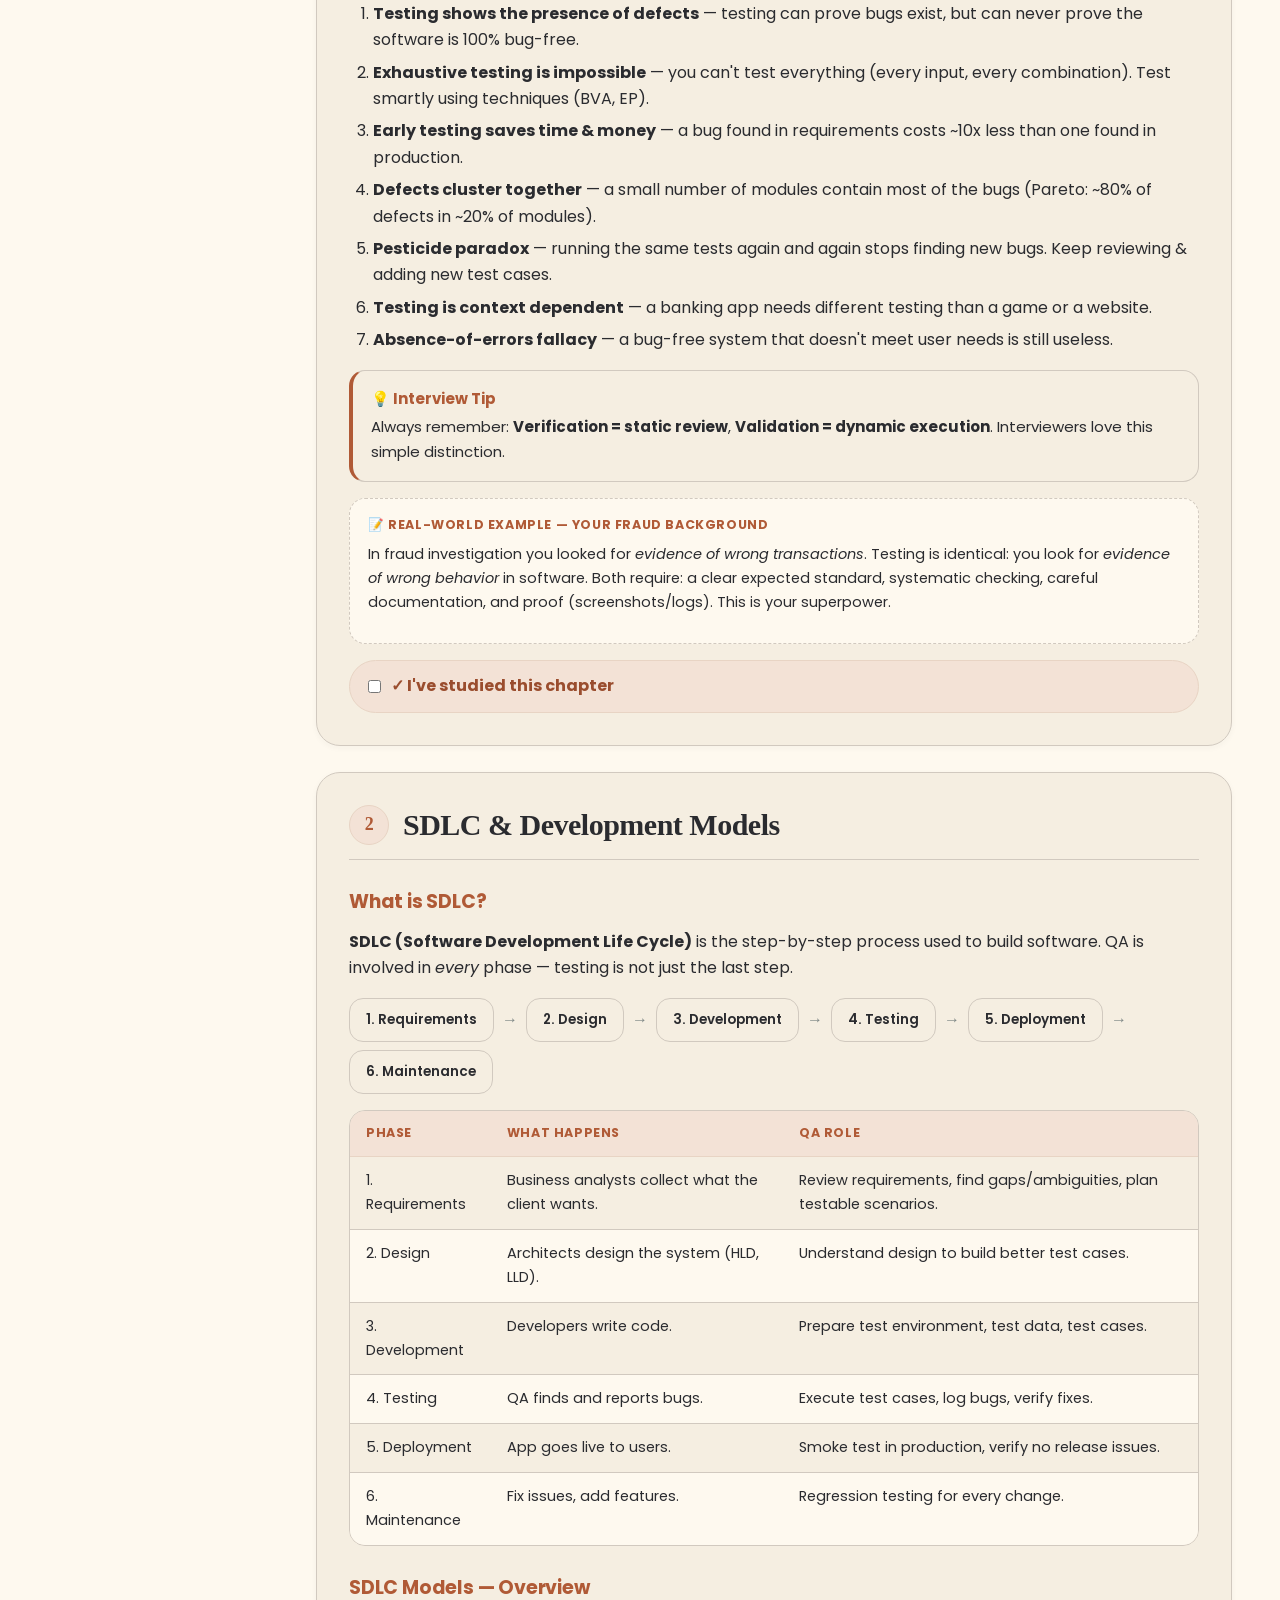
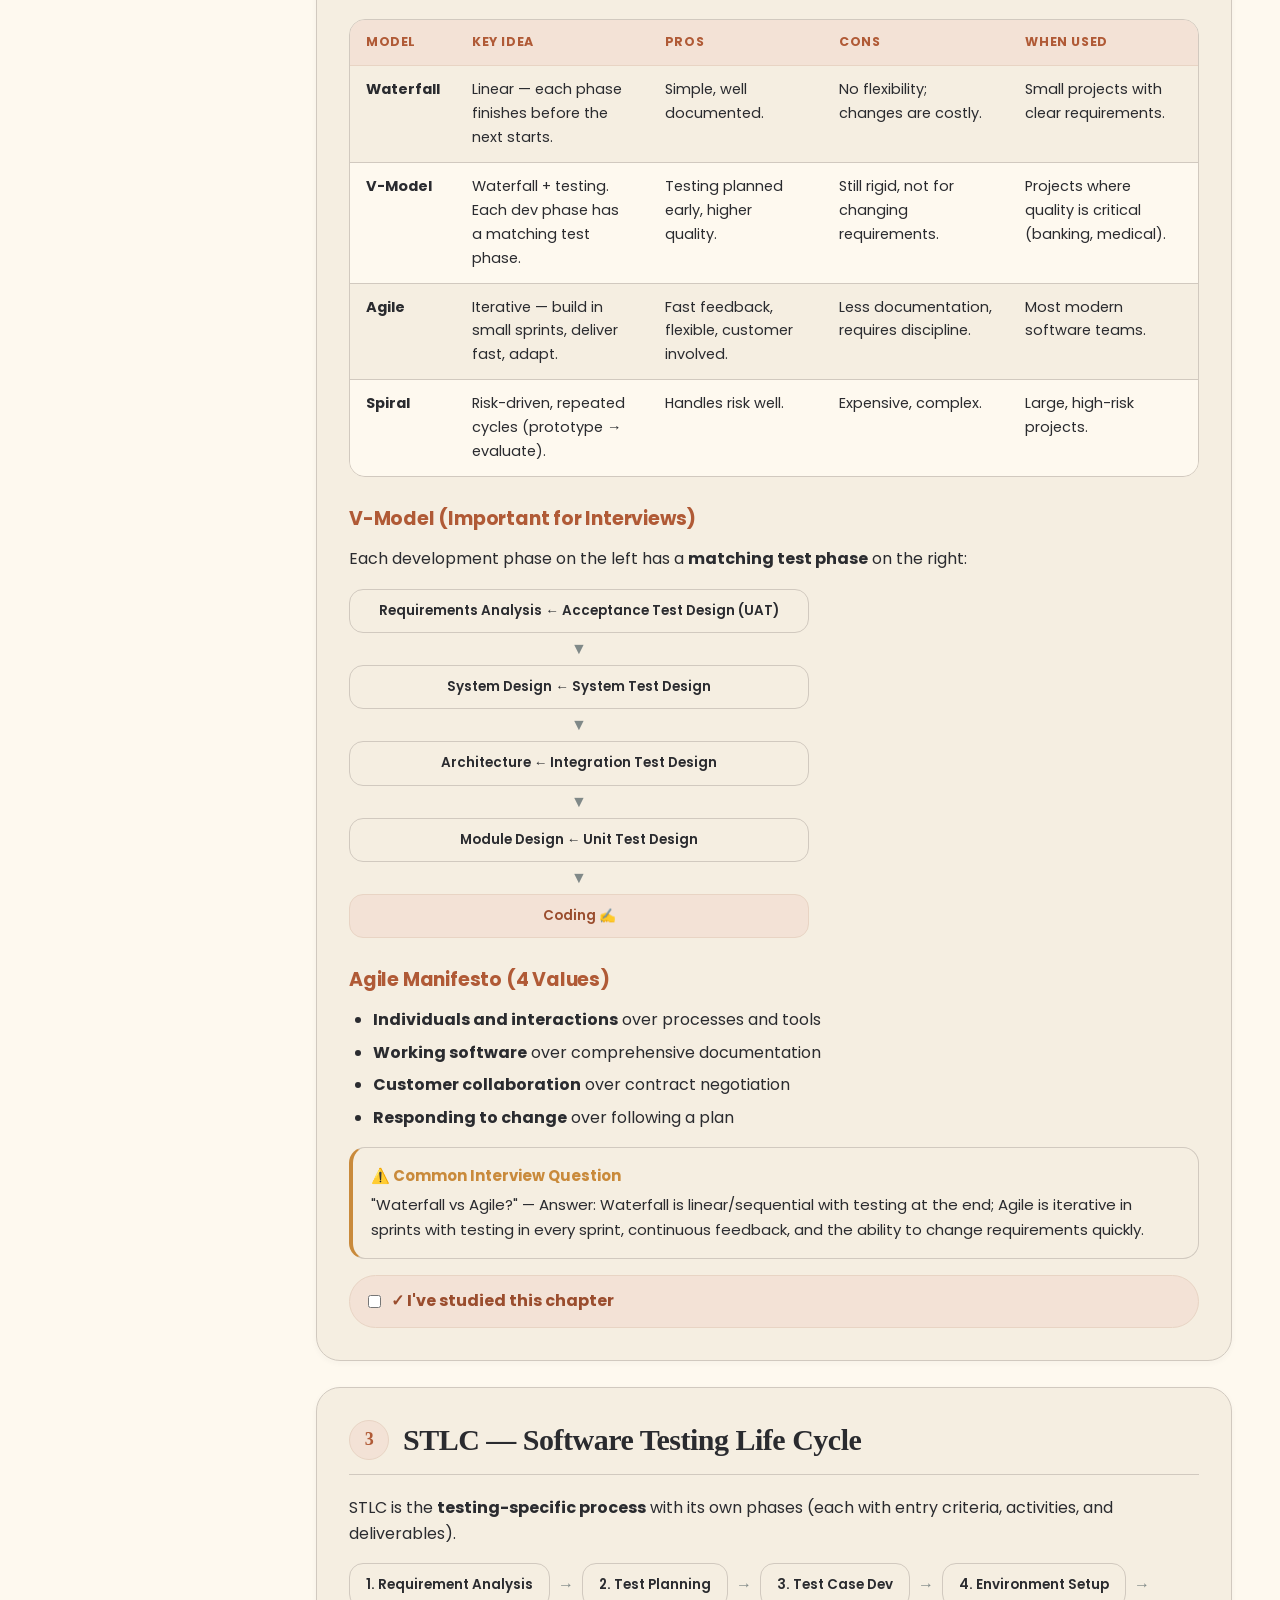
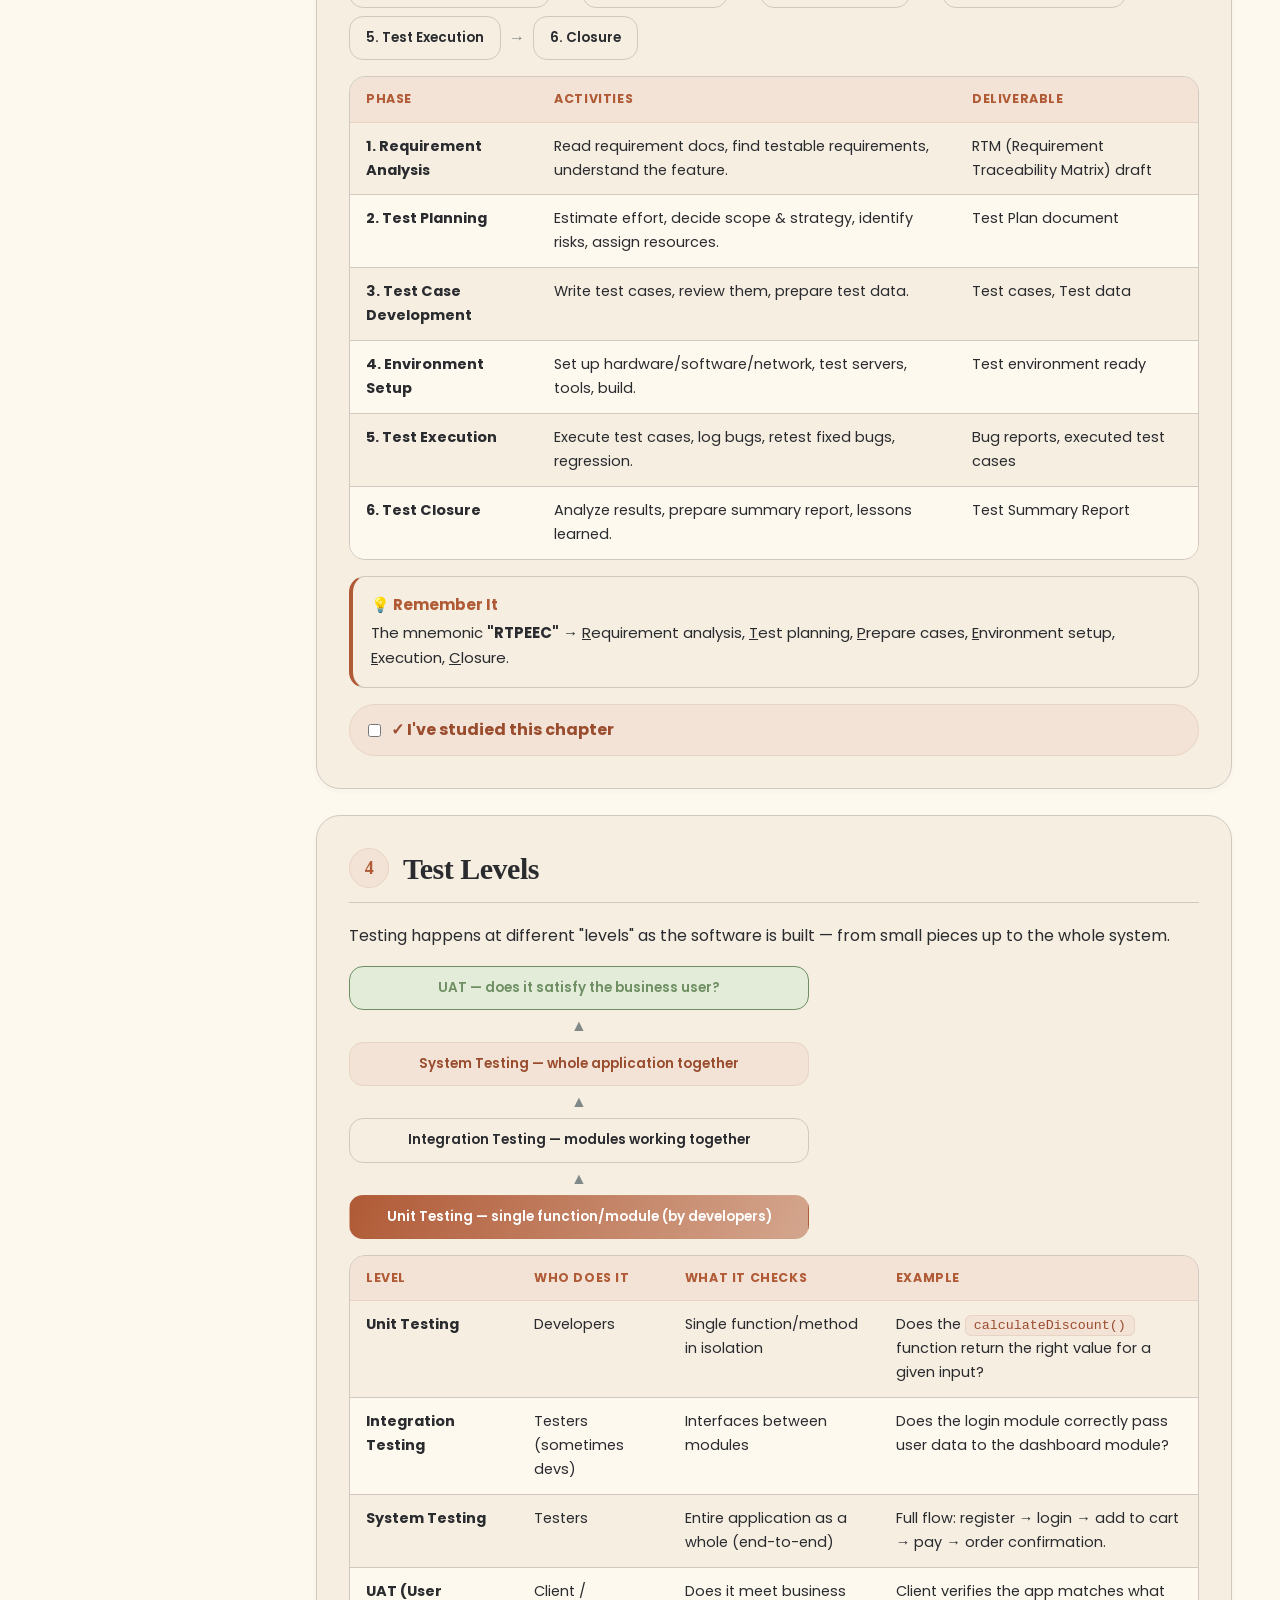
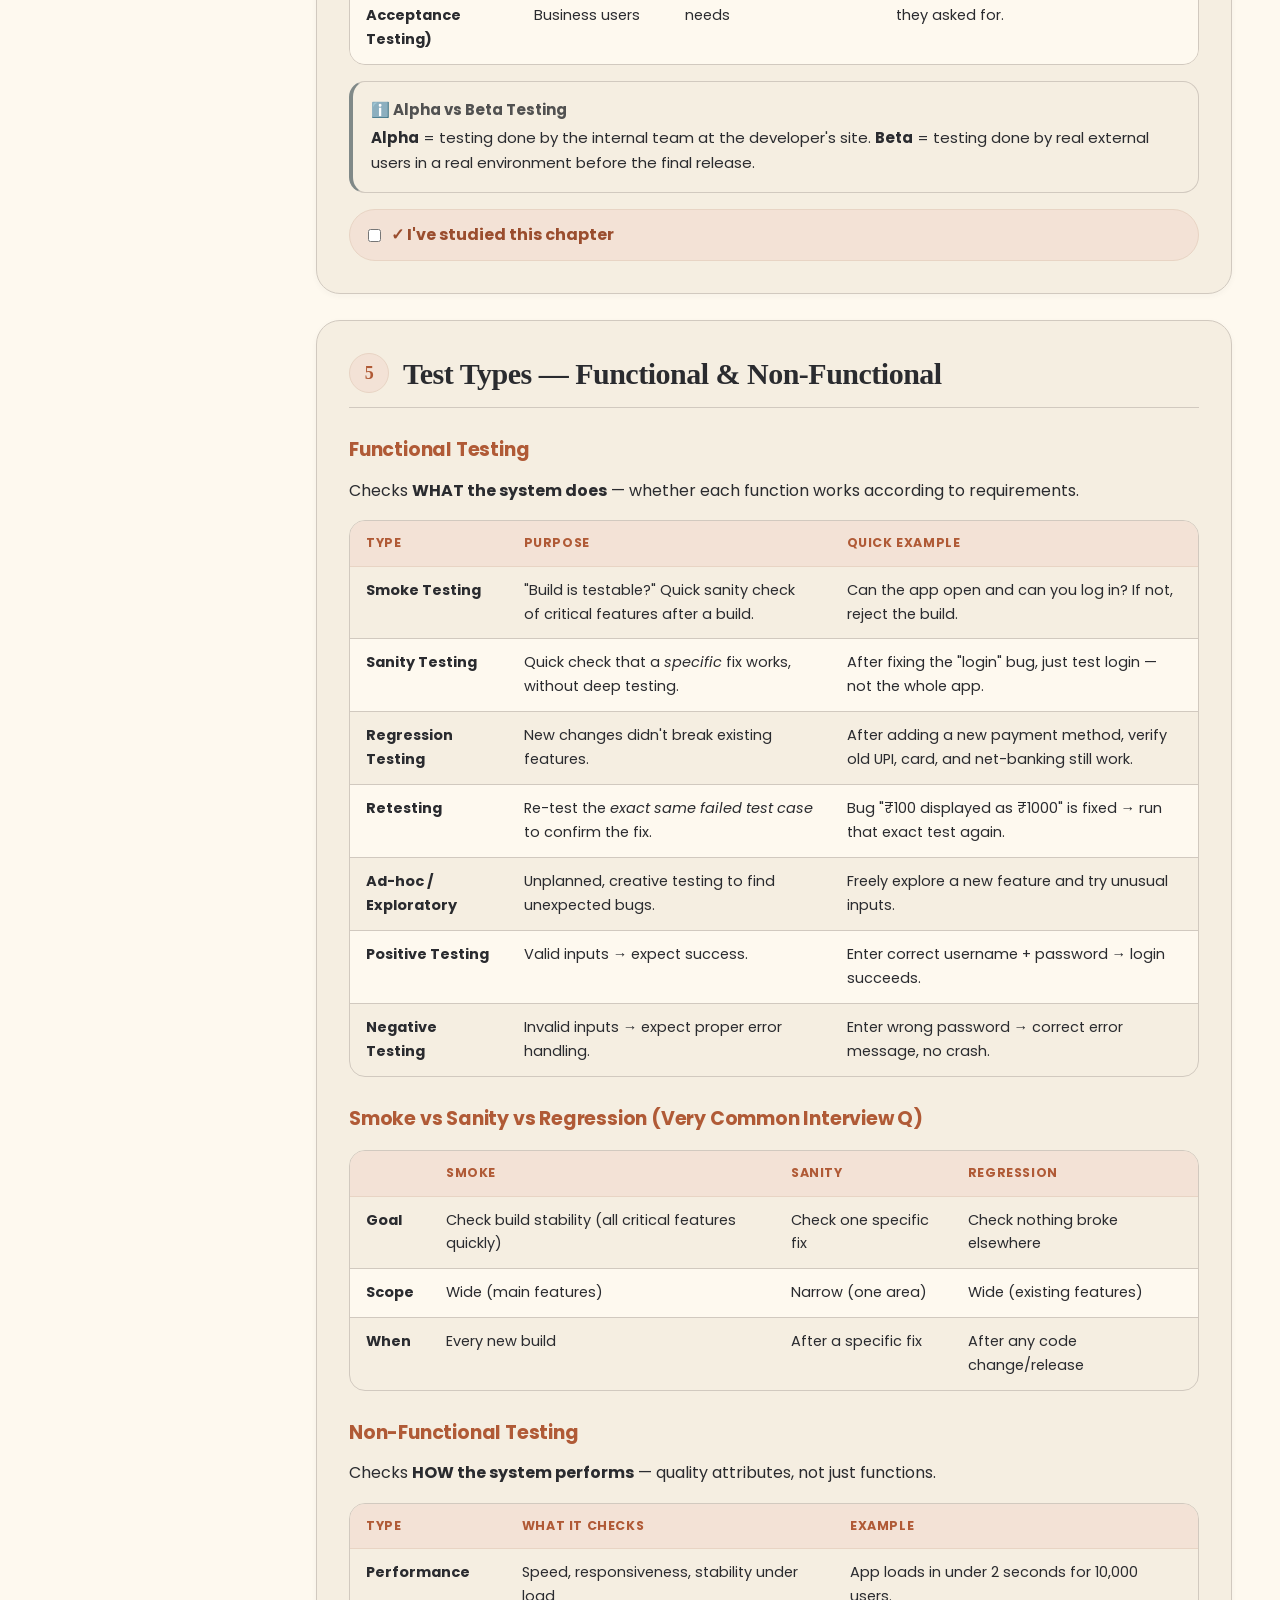
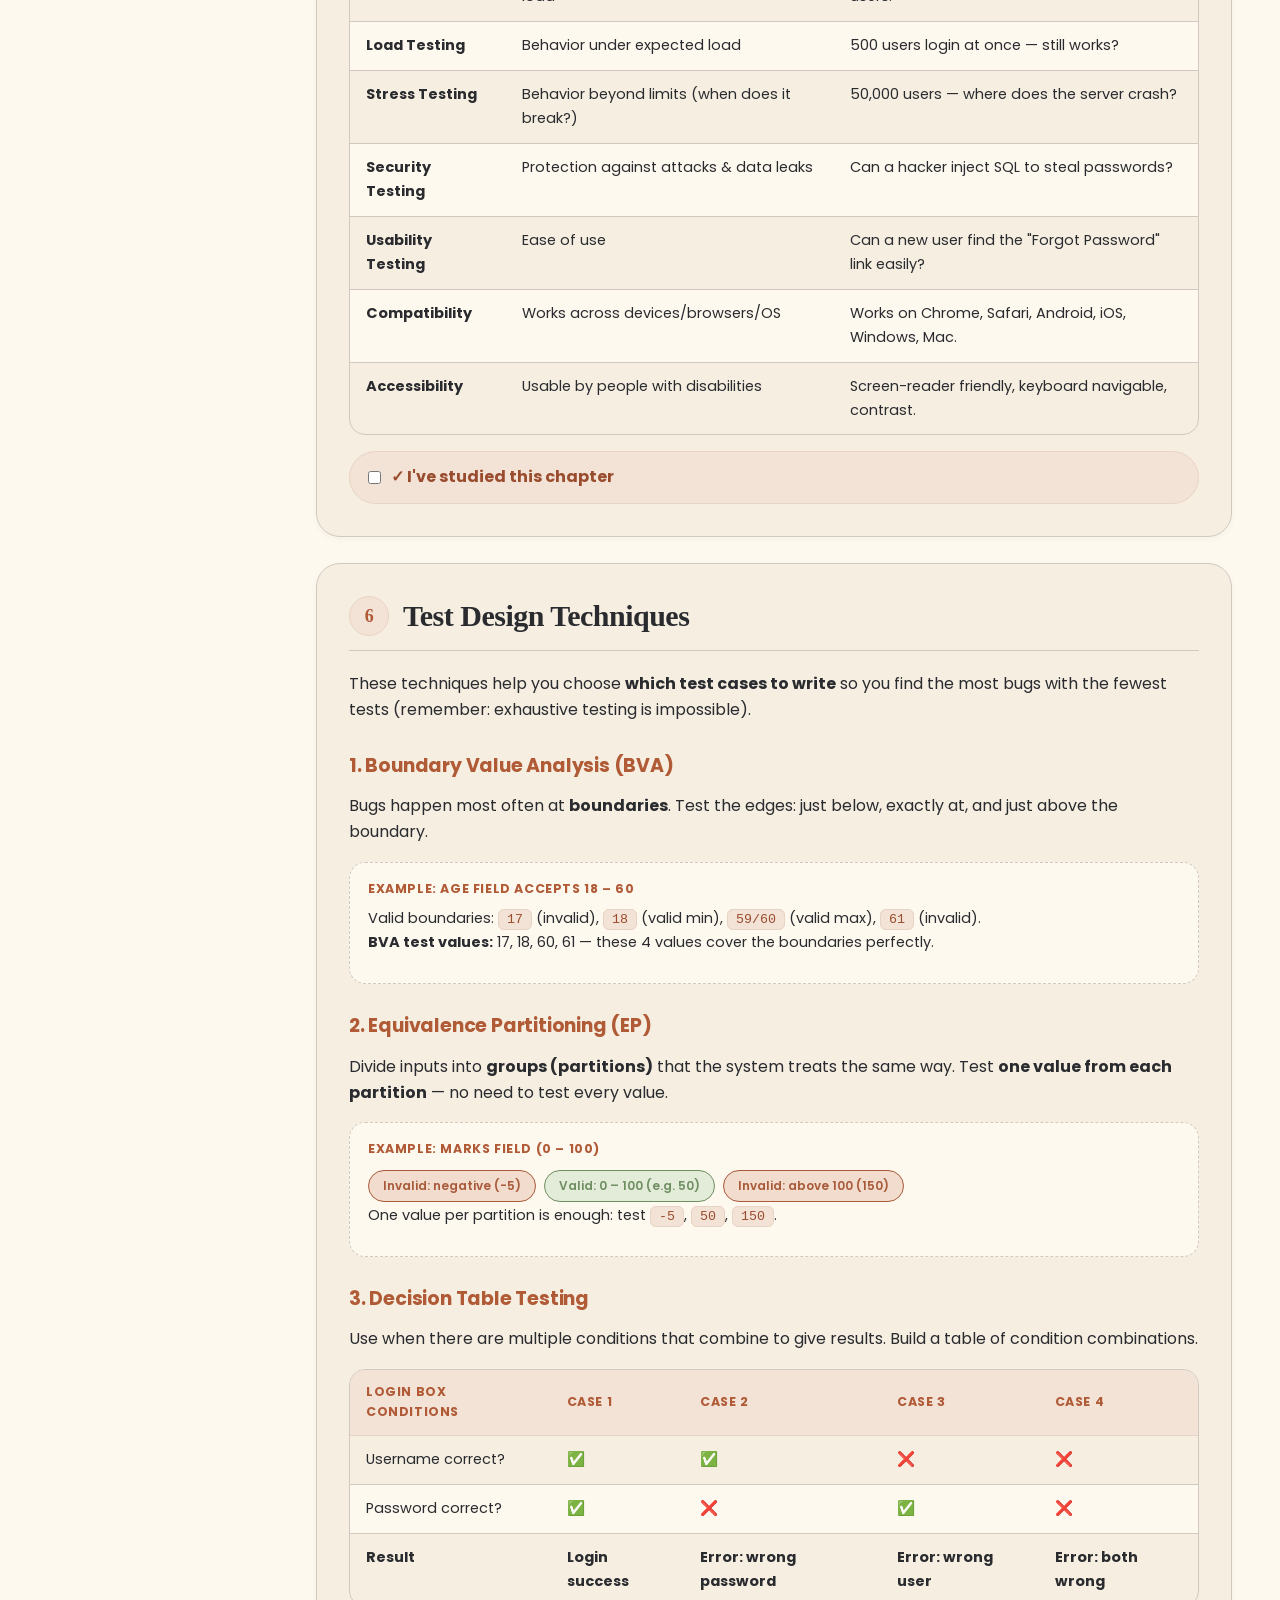
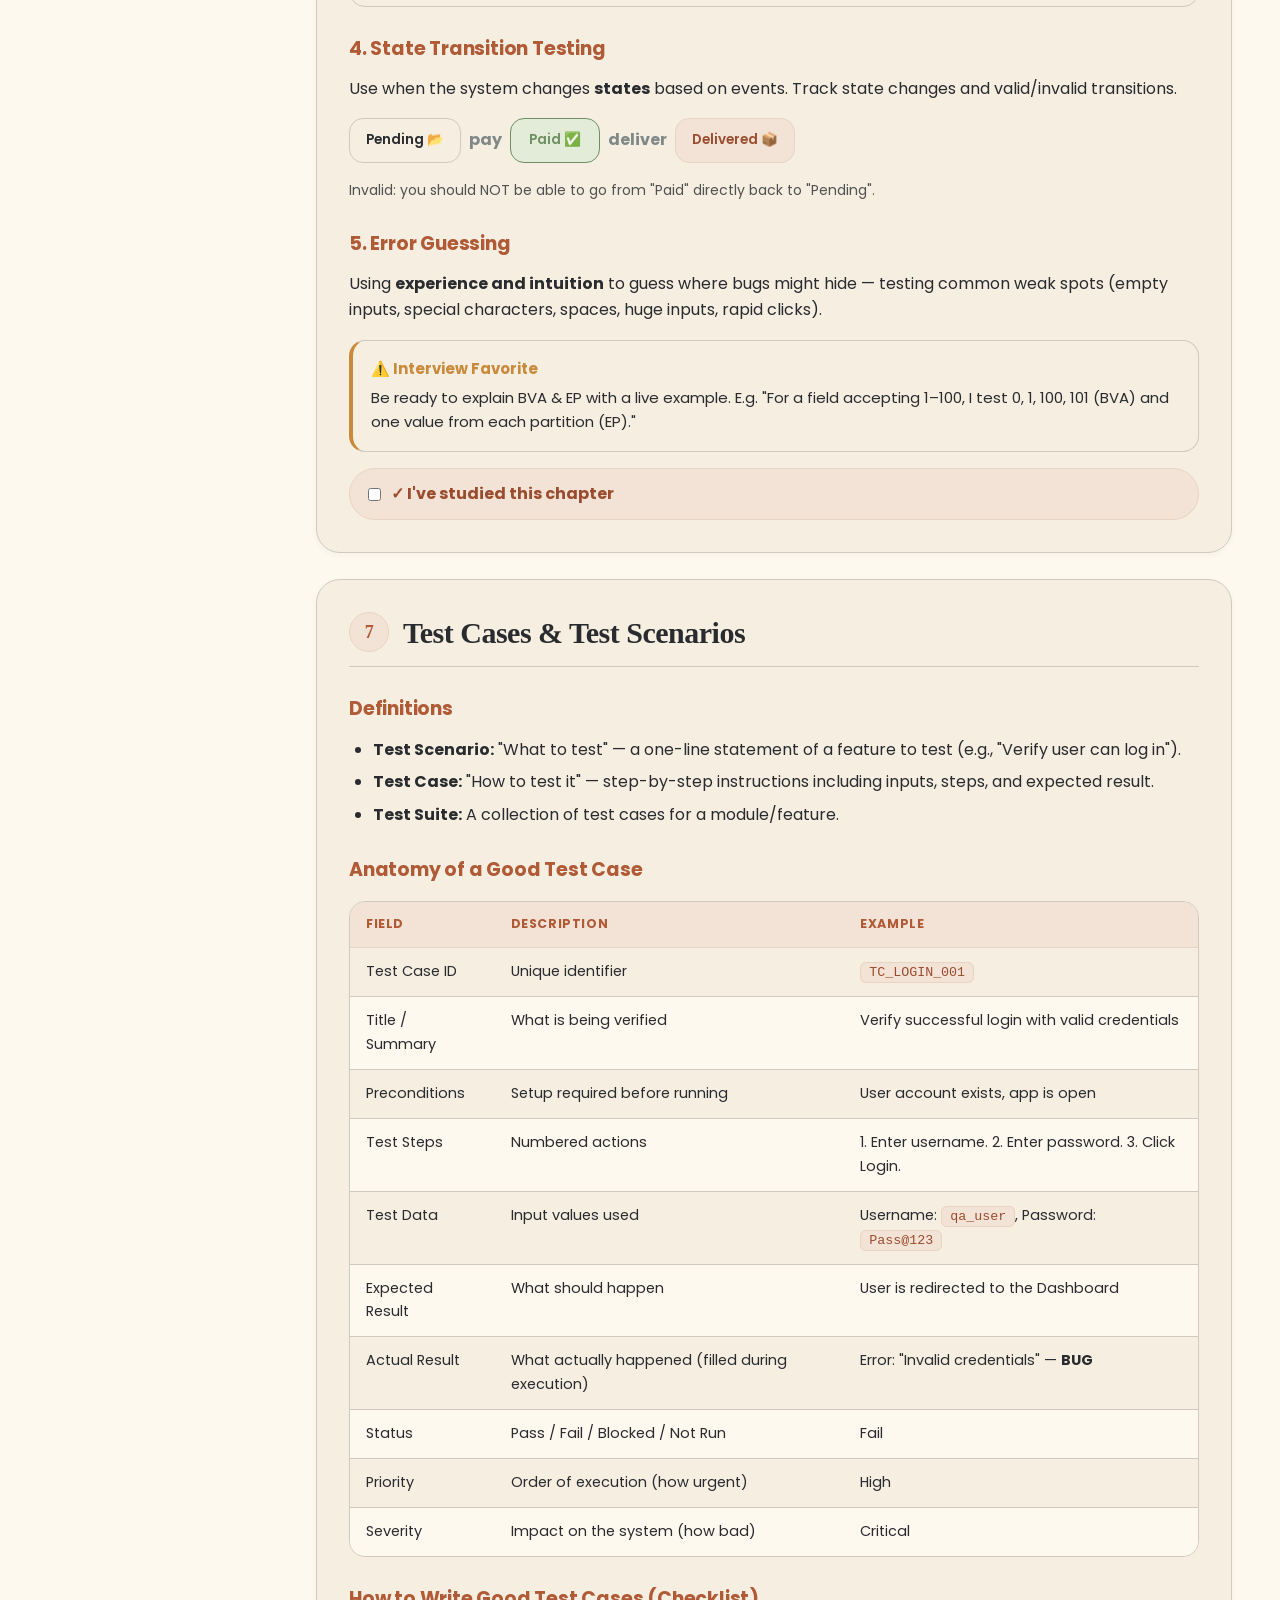
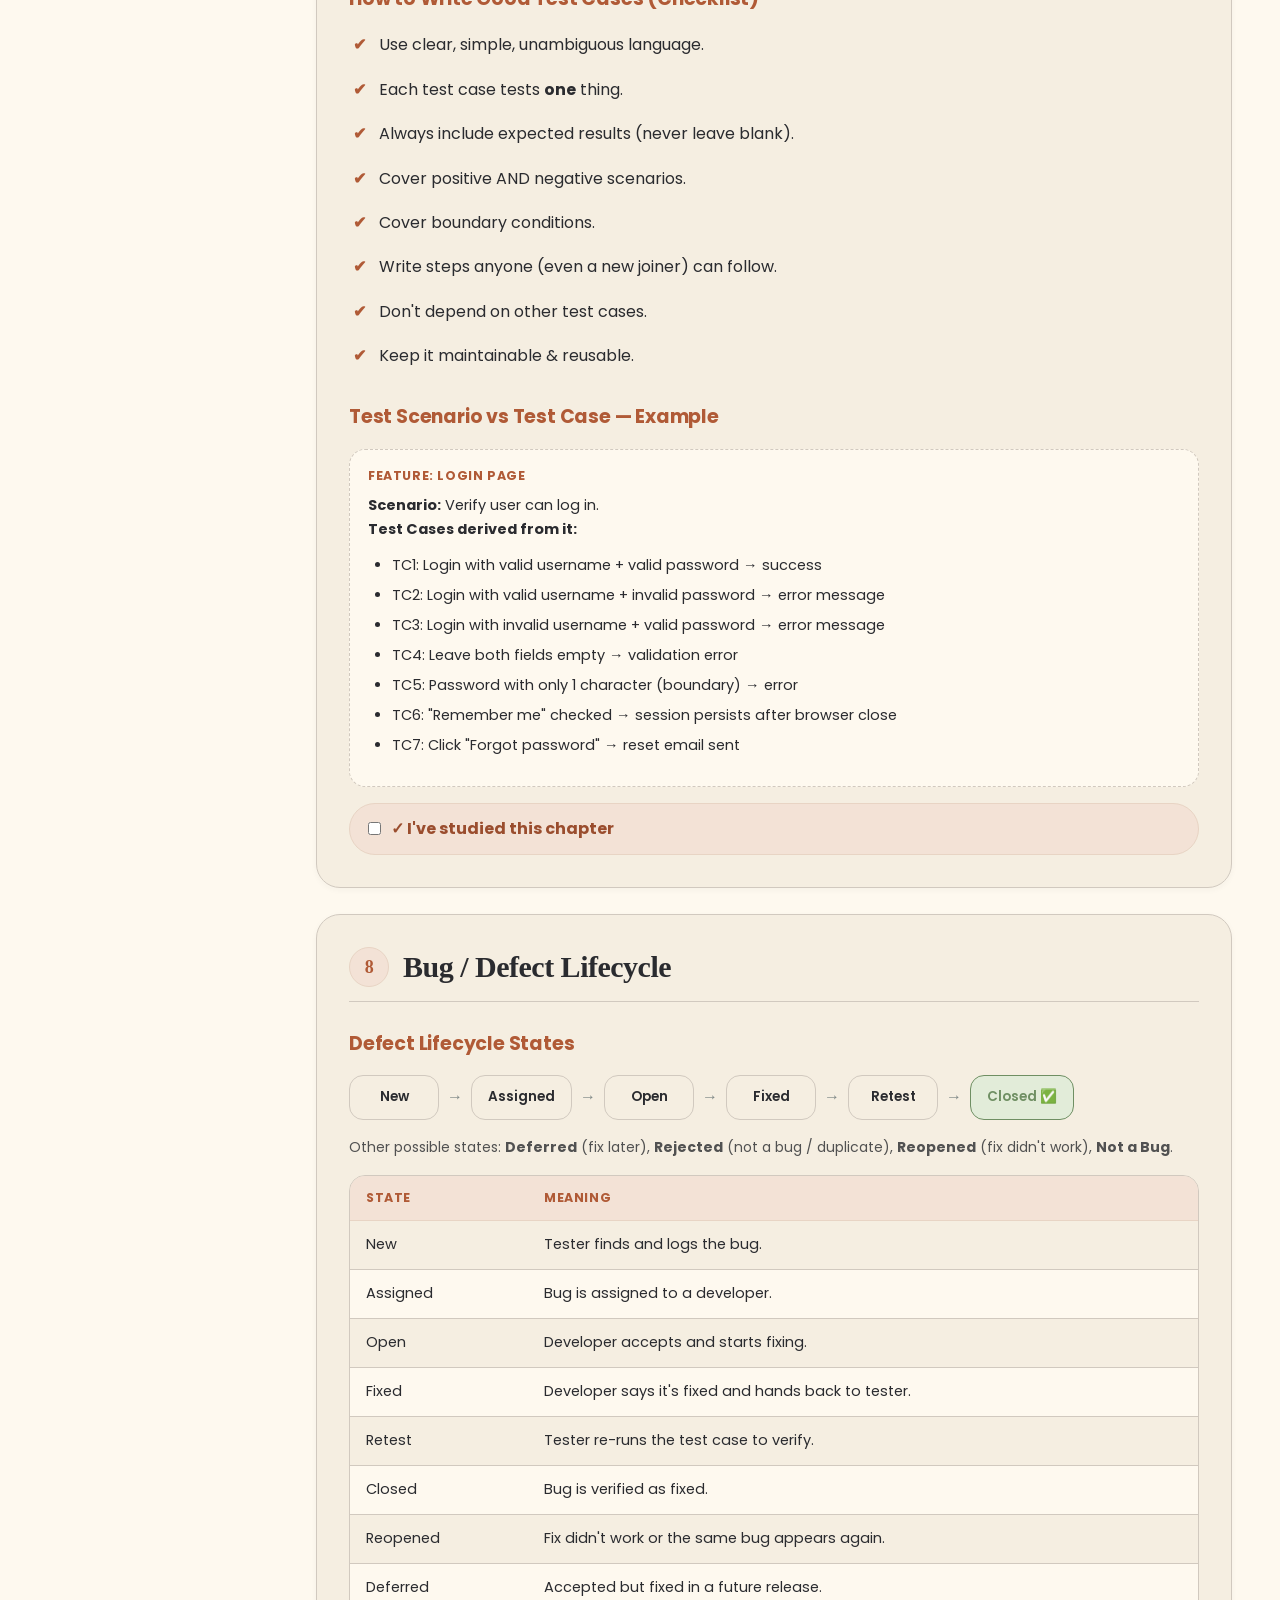
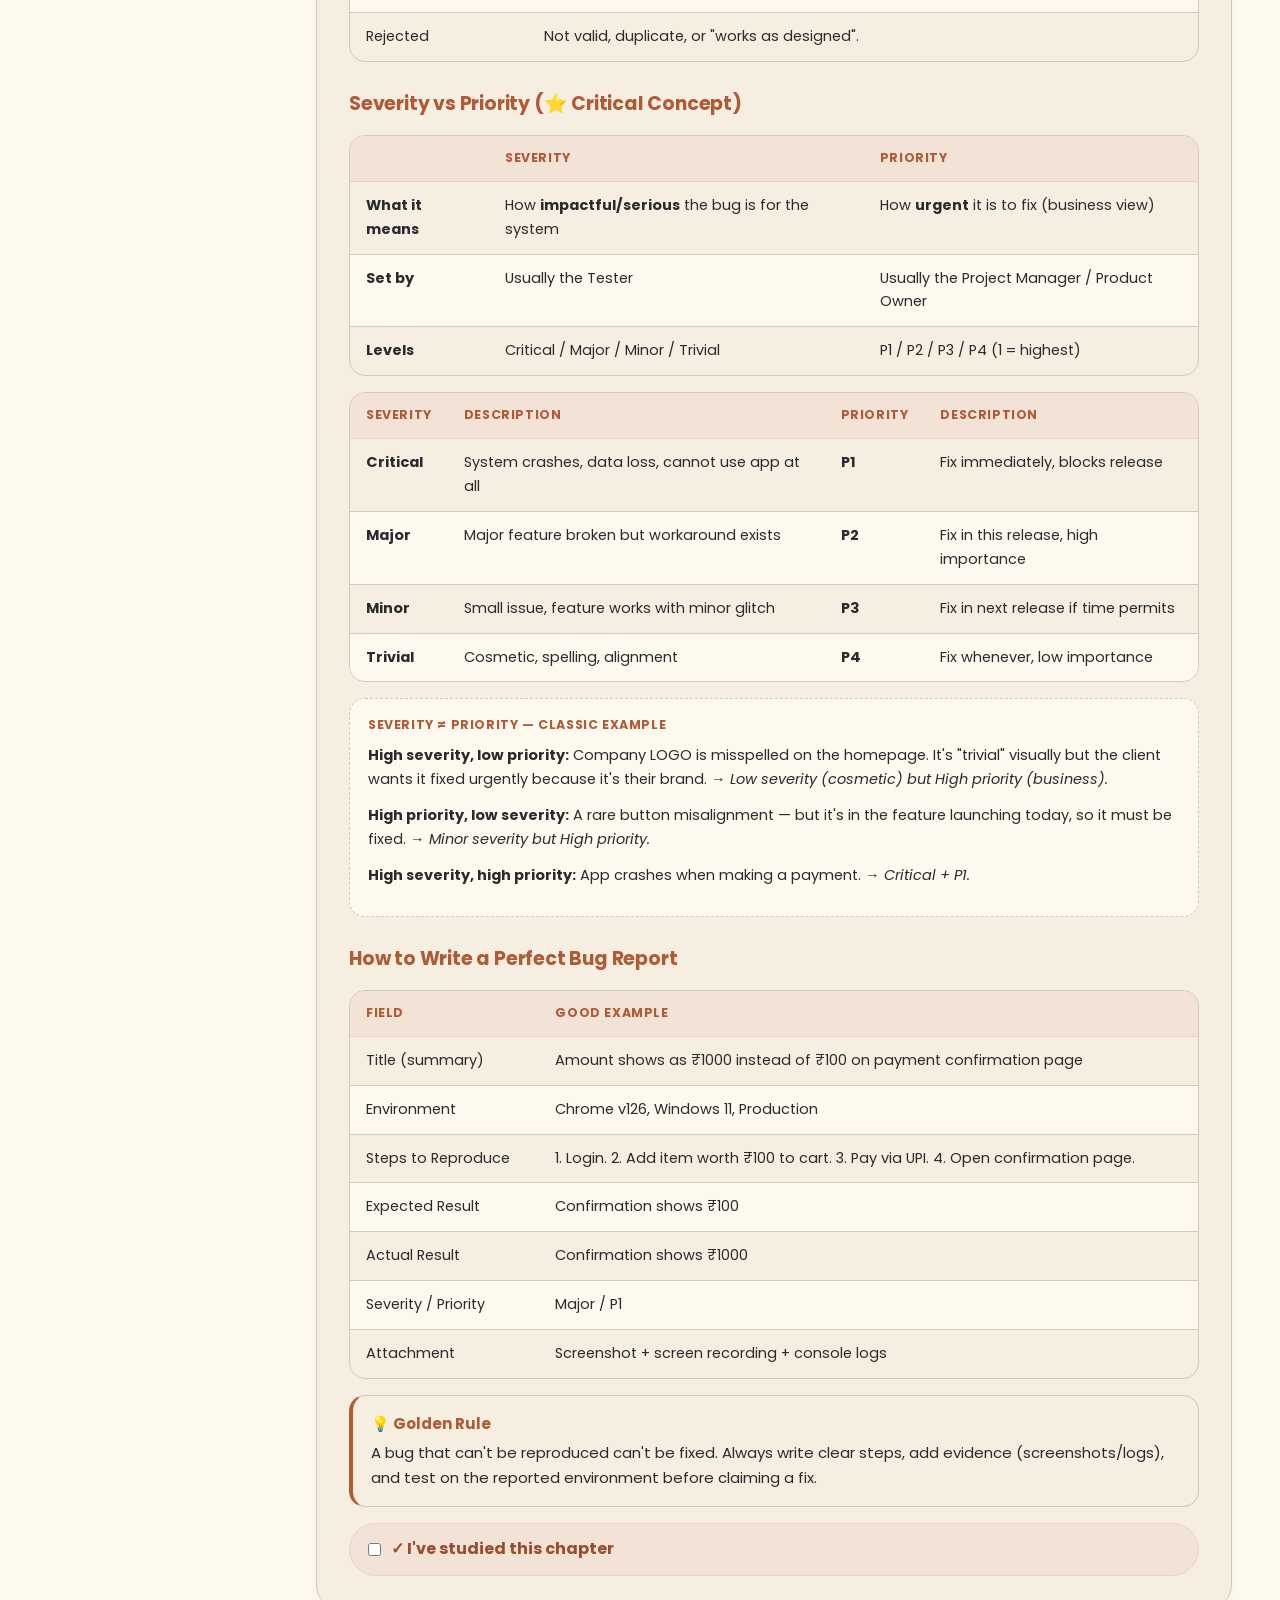
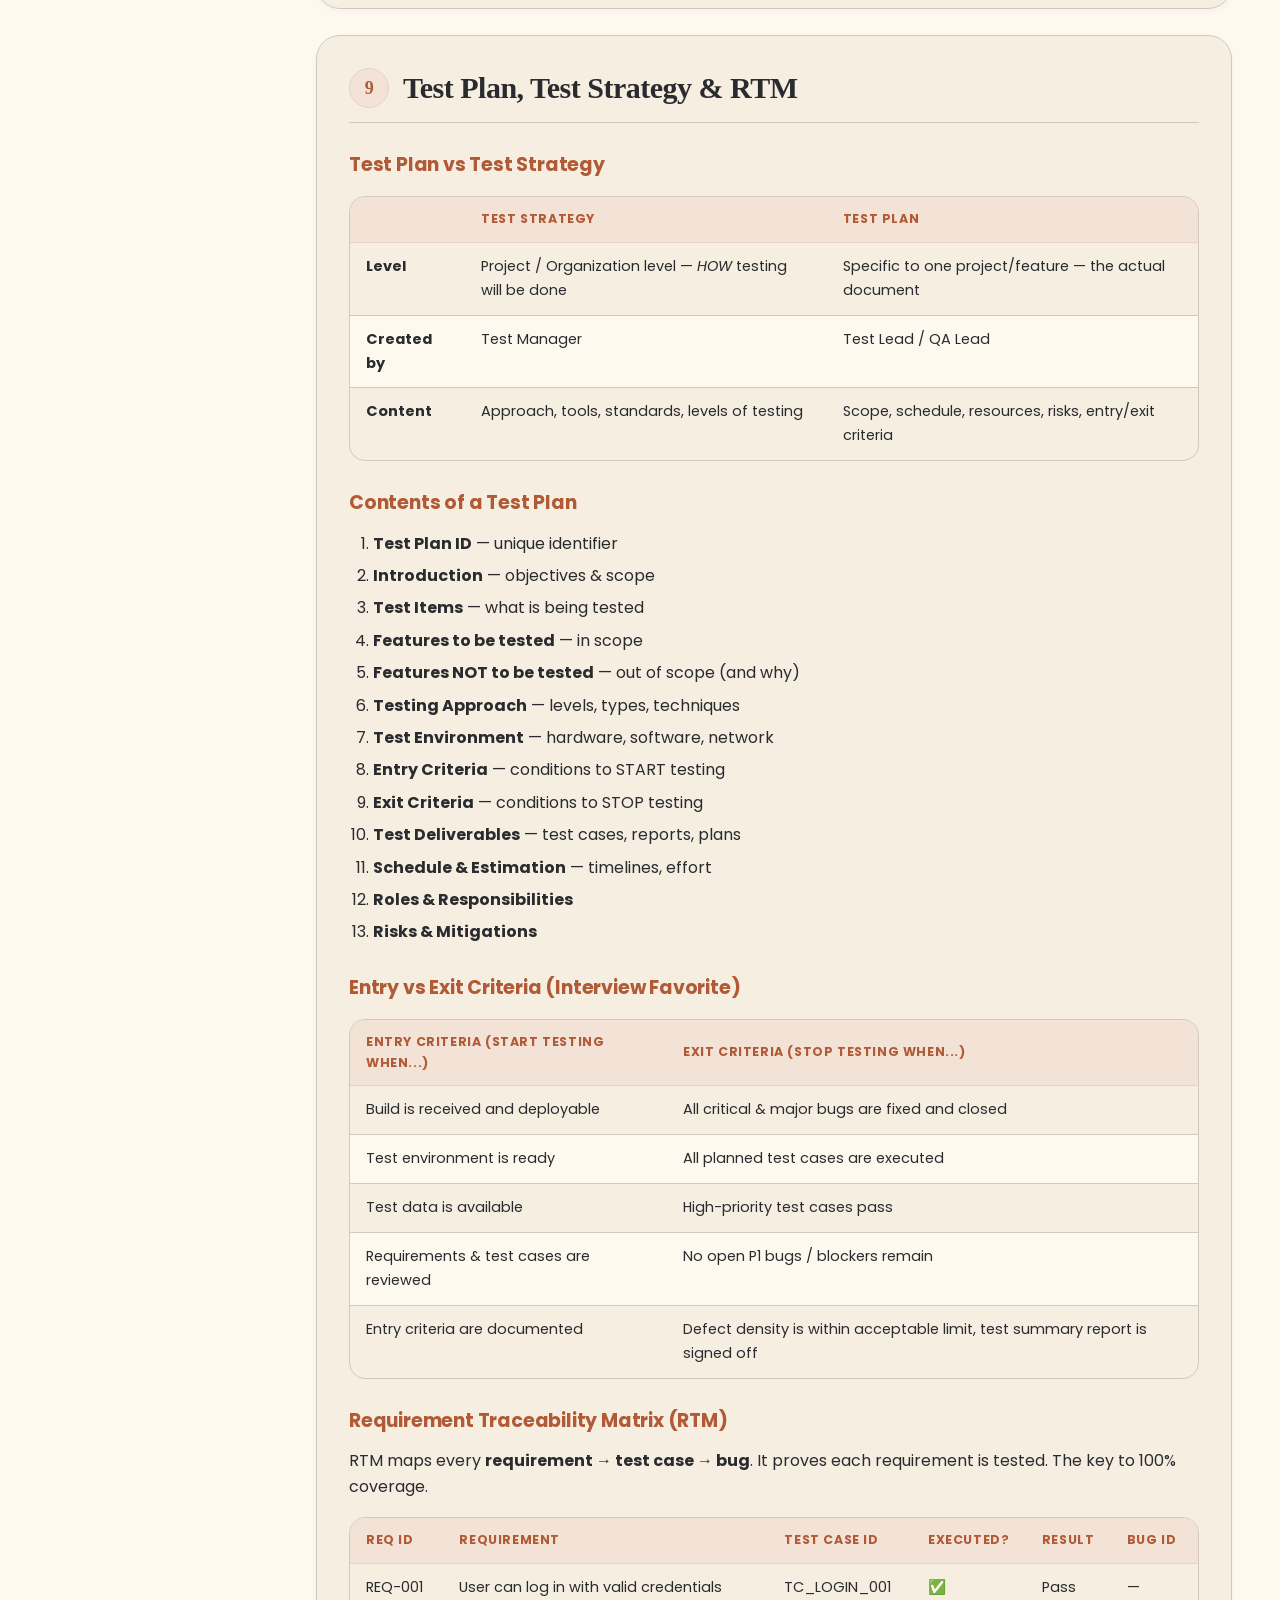
<file: docs.html>
﻿<!doctype html>
<html lang="en">
  <head>
    <meta charset="UTF-8" />
    <meta name="viewport" content="width=device-width, initial-scale=1.0" />
    <title>QA Testing Academy — Docs: All Manual Testing Concepts</title>
    <link rel="preconnect" href="https://fonts.googleapis.com" />
    <link rel="preconnect" href="https://fonts.gstatic.com" crossorigin />
    <link
      rel="stylesheet"
      href="https://fonts.googleapis.com/css2?family=Poppins:wght@300;400;500;600;700&display=swap"
    />
    <link rel="stylesheet" href="css/styles.css" />
    <script>
      // Apply saved theme before paint to avoid flash
      (function () {
        try {
          var t = localStorage.getItem("qat_theme_v1");
          if (!t) {
            t =
              window.matchMedia &&
              window.matchMedia("(prefers-color-scheme: dark)").matches
                ? "dark"
                : "light";
          }
          document.documentElement.setAttribute("data-theme", t);
        } catch (e) {}
      })();
    </script>
  </head>
  <body>
    <div class="layout">
      <!-- ============ TOP NAV (Apple-style, two rows) ============ -->
      <header class="topnav">
        <div class="topnav-main">
          <a class="topnav-logo" href="index.html">
            <span class="topnav-logo-mark">QA</span>
            <span class="topnav-logo-text">Testing Academy</span>
          </a>
          <button class="topnav-menu-btn" aria-label="Open menu">☰</button>
          <nav class="topnav-sections" aria-label="Primary">
            <a href="index.html" class="topnav-link">Dashboard</a>
            <a href="docs.html" class="topnav-link active">Docs</a>
            <a href="cheatsheet.html" class="topnav-link">Cheatsheet</a>
            <a href="practice.html" class="topnav-link">Practice</a>
            <a href="tutorial.html" class="topnav-link">Tutorial</a>
            <a href="infographics.html" class="topnav-link">Infographics</a>
          </nav>
          <div class="topnav-utils">
            <button
              class="theme-toggle"
              id="themeToggle"
              title="Toggle dark / light mode"
              aria-label="Toggle theme"
            >
              <span class="ico">🌙</span><span class="label">Dark</span>
            </button>
          </div>
        </div>
      </header>

      <!-- ============ MAIN ============ -->
      <div class="main">
        <div class="content">
          <div class="page-opener">
            <span class="eyebrow">Documentation</span>
            <h1>Every concept, <em>clearly explained.</em></h1>
            <p class="lead">
              Sixteen chapters that take you from the basics of what software
              testing is, through SDLC and STLC, test design techniques, the bug
              lifecycle, Agile &amp; Scrum, right out to automation and your
              first portfolio project. Read in order, or jump to what you need.
            </p>
          </div>

          <div
            class="card"
            style="
              display: flex;
              align-items: center;
              gap: 24px;
              flex-wrap: wrap;
            "
          >
            <div style="flex: 1; min-width: 260px">
              <h3 style="margin: 0 0 6px">Your Study Progress</h3>
              <p
                style="margin: 0; color: var(--color-graphite); font-size: 14px"
              >
                Tick the checkbox at the end of each chapter once you've studied
                it.
              </p>
            </div>
            <div style="flex: 1; min-width: 260px">
              <div class="progress-bar">
                <div class="fill" id="docProgressBar"></div>
              </div>
              <div
                style="font-size: 13px; color: var(--color-graphite)"
                id="docProgressLabel"
              >
                0 / 16 topics read
              </div>
            </div>
          </div>

          <!-- DOCS LAYOUT: sticky left rail + scrollable body -->
          <div class="docs-layout">
            <aside class="toc-rail" aria-label="Docs navigation">
              <h4 class="toc-rail-title">Contents</h4>
              <ol class="toc-rail-list">
                <li>
                  <a href="#intro" data-toc="doc_intro"
                    ><span class="toc-tick" hidden>✓</span
                    ><span class="toc-label">Introduction</span></a
                  >
                </li>
                <li>
                  <a href="#sdlc" data-toc="doc_sdlc"
                    ><span class="toc-tick" hidden>✓</span
                    ><span class="toc-label">SDLC &amp; Models</span></a
                  >
                </li>
                <li>
                  <a href="#stlc" data-toc="doc_stlc"
                    ><span class="toc-tick" hidden>✓</span
                    ><span class="toc-label">STLC</span></a
                  >
                </li>
                <li>
                  <a href="#levels" data-toc="doc_levels"
                    ><span class="toc-tick" hidden>✓</span
                    ><span class="toc-label">Test Levels</span></a
                  >
                </li>
                <li>
                  <a href="#types" data-toc="doc_types"
                    ><span class="toc-tick" hidden>✓</span
                    ><span class="toc-label">Test Types</span></a
                  >
                </li>
                <li>
                  <a href="#design" data-toc="doc_design"
                    ><span class="toc-tick" hidden>✓</span
                    ><span class="toc-label">Test Design</span></a
                  >
                </li>
                <li>
                  <a href="#testcase" data-toc="doc_testcase"
                    ><span class="toc-tick" hidden>✓</span
                    ><span class="toc-label">Test Cases</span></a
                  >
                </li>
                <li>
                  <a href="#bug" data-toc="doc_bug"
                    ><span class="toc-tick" hidden>✓</span
                    ><span class="toc-label">Bug Lifecycle</span></a
                  >
                </li>
                <li>
                  <a href="#plan" data-toc="doc_plan"
                    ><span class="toc-tick" hidden>✓</span
                    ><span class="toc-label">Test Plan</span></a
                  >
                </li>
                <li>
                  <a href="#agile" data-toc="doc_agile"
                    ><span class="toc-tick" hidden>✓</span
                    ><span class="toc-label">Agile &amp; Scrum</span></a
                  >
                </li>
                <li>
                  <a href="#tools" data-toc="doc_tools"
                    ><span class="toc-tick" hidden>✓</span
                    ><span class="toc-label">Tools</span></a
                  >
                </li>
                <li>
                  <a href="#api" data-toc="doc_api"
                    ><span class="toc-tick" hidden>✓</span
                    ><span class="toc-label">API Testing</span></a
                  >
                </li>
                <li>
                  <a href="#mobile" data-toc="doc_mobile"
                    ><span class="toc-tick" hidden>✓</span
                    ><span class="toc-label">Mobile Testing</span></a
                  >
                </li>
                <li>
                  <a href="#nonfunc" data-toc="doc_nonfunc"
                    ><span class="toc-tick" hidden>✓</span
                    ><span class="toc-label"
                      >Performance &amp; Security</span
                    ></a
                  >
                </li>
                <li>
                  <a href="#automation" data-toc="doc_automation"
                    ><span class="toc-tick" hidden>✓</span
                    ><span class="toc-label">Automation Basics</span></a
                  >
                </li>
                <li>
                  <a href="#portfolio" data-toc="doc_portfolio"
                    ><span class="toc-tick" hidden>✓</span
                    ><span class="toc-label">Portfolio</span></a
                  >
                </li>
              </ol>
            </aside>

            <div class="docs-body">
              <!-- ================= 1. INTRODUCTION ================= -->
              <section class="doc-section" id="intro">
                <h2>
                  <span class="num">1</span> Introduction to Software Testing
                </h2>

                <h3>What is Software Testing?</h3>
                <p>
                  Software testing is the process of
                  <strong>verifying and validating</strong> that a software
                  application: (1) works as expected, (2) meets the requirements
                  given by the client, and (3) is bug-free and ready for users.
                  It's <em>not</em> just "clicking around" — it's a
                  <strong>systematic, planned process</strong>.
                </p>

                <div class="flow">
                  <div class="node">Requirements</div>
                  <div class="arrow">→</div>
                  <div class="node">Build App</div>
                  <div class="arrow">→</div>
                  <div class="node dark">TEST</div>
                  <div class="arrow">→</div>
                  <div class="node">Find Bugs</div>
                  <div class="arrow">→</div>
                  <div class="node">Fix &amp; Retest</div>
                  <div class="arrow">→</div>
                  <div class="node pass">Release ✅</div>
                </div>

                <div class="table-wrap">
                  <table>
                    <thead>
                      <tr>
                        <th>Term</th>
                        <th>Definition</th>
                        <th>Simple Example</th>
                      </tr>
                    </thead>
                    <tbody>
                      <tr>
                        <td><b>Verification</b></td>
                        <td>
                          "Are we building the product right?" — checking the
                          product against its design/requirements (static, no
                          execution).
                        </td>
                        <td>
                          Reviewing a test case to make sure it matches the
                          requirement doc.
                        </td>
                      </tr>
                      <tr>
                        <td><b>Validation</b></td>
                        <td>
                          "Are we building the right product?" — checking the
                          actual running product works and satisfies the user.
                        </td>
                        <td>
                          Actually running the login screen and confirming you
                          can log in.
                        </td>
                      </tr>
                      <tr>
                        <td><b>Bug / Defect</b></td>
                        <td>
                          Any deviation between expected behavior and actual
                          behavior.
                        </td>
                        <td>Expected "₹100" shown, but app shows "₹1000".</td>
                      </tr>
                    </tbody>
                  </table>
                </div>

                <h3>QA vs QC vs Testing</h3>
                <div class="table-wrap">
                  <table>
                    <thead>
                      <tr>
                        <th></th>
                        <th>QA (Quality Assurance)</th>
                        <th>QC (Quality Control)</th>
                        <th>Testing</th>
                      </tr>
                    </thead>
                    <tbody>
                      <tr>
                        <td><b>Focus</b></td>
                        <td>Process oriented — prevent defects</td>
                        <td>Product oriented — detect defects</td>
                        <td>Executing to find defects</td>
                      </tr>
                      <tr>
                        <td><b>When</b></td>
                        <td>Throughout the project</td>
                        <td>After development</td>
                        <td>During/after development</td>
                      </tr>
                      <tr>
                        <td><b>Approach</b></td>
                        <td>Proactive</td>
                        <td>Reactive</td>
                        <td>Reactive</td>
                      </tr>
                      <tr>
                        <td><b>Analogy</b></td>
                        <td>Designing a recipe correctly</td>
                        <td>Tasting the food</td>
                        <td>Actually tasting each dish</td>
                      </tr>
                    </tbody>
                  </table>
                </div>

                <h3>7 Principles of Software Testing</h3>
                <ol>
                  <li>
                    <b>Testing shows the presence of defects</b> — testing can
                    prove bugs exist, but can never prove the software is 100%
                    bug-free.
                  </li>
                  <li>
                    <b>Exhaustive testing is impossible</b> — you can't test
                    everything (every input, every combination). Test smartly
                    using techniques (BVA, EP).
                  </li>
                  <li>
                    <b>Early testing saves time &amp; money</b> — a bug found in
                    requirements costs ~10x less than one found in production.
                  </li>
                  <li>
                    <b>Defects cluster together</b> — a small number of modules
                    contain most of the bugs (Pareto: ~80% of defects in ~20% of
                    modules).
                  </li>
                  <li>
                    <b>Pesticide paradox</b> — running the same tests again and
                    again stops finding new bugs. Keep reviewing &amp; adding
                    new test cases.
                  </li>
                  <li>
                    <b>Testing is context dependent</b> — a banking app needs
                    different testing than a game or a website.
                  </li>
                  <li>
                    <b>Absence-of-errors fallacy</b> — a bug-free system that
                    doesn't meet user needs is still useless.
                  </li>
                </ol>

                <div class="callout tip">
                  <b>💡 Interview Tip</b>Always remember:
                  <strong>Verification = static review</strong>,
                  <strong>Validation = dynamic execution</strong>. Interviewers
                  love this simple distinction.
                </div>

                <div class="example">
                  <div class="ex-title">
                    📝 Real-World Example — Your Fraud Background
                  </div>
                  <p>
                    In fraud investigation you looked for
                    <em>evidence of wrong transactions</em>. Testing is
                    identical: you look for
                    <em>evidence of wrong behavior</em> in software. Both
                    require: a clear expected standard, systematic checking,
                    careful documentation, and proof (screenshots/logs). This is
                    your superpower.
                  </p>
                </div>

                <label
                  style="
                    display: flex;
                    gap: 10px;
                    align-items: center;
                    background: var(--terracotta-tint);
                    padding: 12px 18px;
                    border-radius: 9999px;
                    cursor: pointer;
                    border: 1px solid var(--terracotta-soft);
                    margin-top: 16px;
                  "
                >
                  <input type="checkbox" data-docmark="doc_intro" />
                  <b style="color: var(--color-terracotta-h)"
                    >✓ I've studied this chapter</b
                  >
                </label>
              </section>

              <!-- ================= 2. SDLC ================= -->
              <section class="doc-section" id="sdlc">
                <h2>
                  <span class="num">2</span> SDLC &amp; Development Models
                </h2>

                <h3>What is SDLC?</h3>
                <p>
                  <strong>SDLC (Software Development Life Cycle)</strong> is the
                  step-by-step process used to build software. QA is involved in
                  <em>every</em> phase — testing is not just the last step.
                </p>

                <div class="flow">
                  <div class="node">1. Requirements</div>
                  <div class="arrow">→</div>
                  <div class="node">2. Design</div>
                  <div class="arrow">→</div>
                  <div class="node">3. Development</div>
                  <div class="arrow">→</div>
                  <div class="node">4. Testing</div>
                  <div class="arrow">→</div>
                  <div class="node">5. Deployment</div>
                  <div class="arrow">→</div>
                  <div class="node">6. Maintenance</div>
                </div>

                <div class="table-wrap">
                  <table>
                    <thead>
                      <tr>
                        <th>Phase</th>
                        <th>What Happens</th>
                        <th>QA Role</th>
                      </tr>
                    </thead>
                    <tbody>
                      <tr>
                        <td>1. Requirements</td>
                        <td>
                          Business analysts collect what the client wants.
                        </td>
                        <td>
                          Review requirements, find gaps/ambiguities, plan
                          testable scenarios.
                        </td>
                      </tr>
                      <tr>
                        <td>2. Design</td>
                        <td>Architects design the system (HLD, LLD).</td>
                        <td>Understand design to build better test cases.</td>
                      </tr>
                      <tr>
                        <td>3. Development</td>
                        <td>Developers write code.</td>
                        <td>
                          Prepare test environment, test data, test cases.
                        </td>
                      </tr>
                      <tr>
                        <td>4. Testing</td>
                        <td>QA finds and reports bugs.</td>
                        <td>Execute test cases, log bugs, verify fixes.</td>
                      </tr>
                      <tr>
                        <td>5. Deployment</td>
                        <td>App goes live to users.</td>
                        <td>
                          Smoke test in production, verify no release issues.
                        </td>
                      </tr>
                      <tr>
                        <td>6. Maintenance</td>
                        <td>Fix issues, add features.</td>
                        <td>Regression testing for every change.</td>
                      </tr>
                    </tbody>
                  </table>
                </div>

                <h3>SDLC Models — Overview</h3>
                <div class="table-wrap">
                  <table>
                    <thead>
                      <tr>
                        <th>Model</th>
                        <th>Key Idea</th>
                        <th>Pros</th>
                        <th>Cons</th>
                        <th>When Used</th>
                      </tr>
                    </thead>
                    <tbody>
                      <tr>
                        <td><b>Waterfall</b></td>
                        <td>
                          Linear — each phase finishes before the next starts.
                        </td>
                        <td>Simple, well documented.</td>
                        <td>No flexibility; changes are costly.</td>
                        <td>Small projects with clear requirements.</td>
                      </tr>
                      <tr>
                        <td><b>V-Model</b></td>
                        <td>
                          Waterfall + testing. Each dev phase has a matching
                          test phase.
                        </td>
                        <td>Testing planned early, higher quality.</td>
                        <td>Still rigid, not for changing requirements.</td>
                        <td>
                          Projects where quality is critical (banking, medical).
                        </td>
                      </tr>
                      <tr>
                        <td><b>Agile</b></td>
                        <td>
                          Iterative — build in small sprints, deliver fast,
                          adapt.
                        </td>
                        <td>Fast feedback, flexible, customer involved.</td>
                        <td>Less documentation, requires discipline.</td>
                        <td>Most modern software teams.</td>
                      </tr>
                      <tr>
                        <td><b>Spiral</b></td>
                        <td>
                          Risk-driven, repeated cycles (prototype → evaluate).
                        </td>
                        <td>Handles risk well.</td>
                        <td>Expensive, complex.</td>
                        <td>Large, high-risk projects.</td>
                      </tr>
                    </tbody>
                  </table>
                </div>

                <h3>V-Model (Important for Interviews)</h3>
                <p>
                  Each development phase on the left has a
                  <strong>matching test phase</strong> on the right:
                </p>
                <div class="flow vertical">
                  <div class="node">
                    Requirements Analysis ← Acceptance Test Design (UAT)
                  </div>
                  <div class="arrow">▼</div>
                  <div class="node">System Design ← System Test Design</div>
                  <div class="arrow">▼</div>
                  <div class="node">Architecture ← Integration Test Design</div>
                  <div class="arrow">▼</div>
                  <div class="node">Module Design ← Unit Test Design</div>
                  <div class="arrow">▼</div>
                  <div class="node alt">Coding ✍️</div>
                </div>

                <h3>Agile Manifesto (4 Values)</h3>
                <ul>
                  <li>
                    <strong>Individuals and interactions</strong> over processes
                    and tools
                  </li>
                  <li>
                    <strong>Working software</strong> over comprehensive
                    documentation
                  </li>
                  <li>
                    <strong>Customer collaboration</strong> over contract
                    negotiation
                  </li>
                  <li>
                    <strong>Responding to change</strong> over following a plan
                  </li>
                </ul>

                <div class="callout warn">
                  <b>⚠️ Common Interview Question</b>"Waterfall vs Agile?" —
                  Answer: Waterfall is linear/sequential with testing at the
                  end; Agile is iterative in sprints with testing in every
                  sprint, continuous feedback, and the ability to change
                  requirements quickly.
                </div>

                <label
                  style="
                    display: flex;
                    gap: 10px;
                    align-items: center;
                    background: var(--terracotta-tint);
                    padding: 12px 18px;
                    border-radius: 9999px;
                    cursor: pointer;
                    border: 1px solid var(--terracotta-soft);
                    margin-top: 16px;
                  "
                >
                  <input type="checkbox" data-docmark="doc_sdlc" />
                  <b style="color: var(--color-terracotta-h)"
                    >✓ I've studied this chapter</b
                  >
                </label>
              </section>

              <!-- ================= 3. STLC ================= -->
              <section class="doc-section" id="stlc">
                <h2>
                  <span class="num">3</span> STLC — Software Testing Life Cycle
                </h2>

                <p>
                  STLC is the <strong>testing-specific process</strong> with its
                  own phases (each with entry criteria, activities, and
                  deliverables).
                </p>

                <div class="flow">
                  <div class="node">1. Requirement Analysis</div>
                  <div class="arrow">→</div>
                  <div class="node">2. Test Planning</div>
                  <div class="arrow">→</div>
                  <div class="node">3. Test Case Dev</div>
                  <div class="arrow">→</div>
                  <div class="node">4. Environment Setup</div>
                  <div class="arrow">→</div>
                  <div class="node">5. Test Execution</div>
                  <div class="arrow">→</div>
                  <div class="node">6. Closure</div>
                </div>

                <div class="table-wrap">
                  <table>
                    <thead>
                      <tr>
                        <th>Phase</th>
                        <th>Activities</th>
                        <th>Deliverable</th>
                      </tr>
                    </thead>
                    <tbody>
                      <tr>
                        <td><b>1. Requirement Analysis</b></td>
                        <td>
                          Read requirement docs, find testable requirements,
                          understand the feature.
                        </td>
                        <td>RTM (Requirement Traceability Matrix) draft</td>
                      </tr>
                      <tr>
                        <td><b>2. Test Planning</b></td>
                        <td>
                          Estimate effort, decide scope &amp; strategy, identify
                          risks, assign resources.
                        </td>
                        <td>Test Plan document</td>
                      </tr>
                      <tr>
                        <td><b>3. Test Case Development</b></td>
                        <td>
                          Write test cases, review them, prepare test data.
                        </td>
                        <td>Test cases, Test data</td>
                      </tr>
                      <tr>
                        <td><b>4. Environment Setup</b></td>
                        <td>
                          Set up hardware/software/network, test servers, tools,
                          build.
                        </td>
                        <td>Test environment ready</td>
                      </tr>
                      <tr>
                        <td><b>5. Test Execution</b></td>
                        <td>
                          Execute test cases, log bugs, retest fixed bugs,
                          regression.
                        </td>
                        <td>Bug reports, executed test cases</td>
                      </tr>
                      <tr>
                        <td><b>6. Test Closure</b></td>
                        <td>
                          Analyze results, prepare summary report, lessons
                          learned.
                        </td>
                        <td>Test Summary Report</td>
                      </tr>
                    </tbody>
                  </table>
                </div>

                <div class="callout tip">
                  <b>💡 Remember It</b>The mnemonic <strong>"RTPEEC"</strong> →
                  <u>R</u>equirement analysis, <u>T</u>est planning,
                  <u>P</u>repare cases, <u>E</u>nvironment setup,
                  <u>E</u>xecution, <u>C</u>losure.
                </div>
                <label
                  style="
                    display: flex;
                    gap: 10px;
                    align-items: center;
                    background: var(--terracotta-tint);
                    padding: 12px 18px;
                    border-radius: 9999px;
                    cursor: pointer;
                    border: 1px solid var(--terracotta-soft);
                    margin-top: 16px;
                  "
                >
                  <input type="checkbox" data-docmark="doc_stlc" />
                  <b style="color: var(--color-terracotta-h)"
                    >✓ I've studied this chapter</b
                  >
                </label>
              </section>

              <!-- ================= 4. TEST LEVELS ================= -->
              <section class="doc-section" id="levels">
                <h2><span class="num">4</span> Test Levels</h2>

                <p>
                  Testing happens at different "levels" as the software is built
                  — from small pieces up to the whole system.
                </p>

                <div class="flow vertical">
                  <div class="node pass">
                    UAT — does it satisfy the business user?
                  </div>
                  <div class="arrow">▲</div>
                  <div class="node alt">
                    System Testing — whole application together
                  </div>
                  <div class="arrow">▲</div>
                  <div class="node">
                    Integration Testing — modules working together
                  </div>
                  <div class="arrow">▲</div>
                  <div class="node dark">
                    Unit Testing — single function/module (by developers)
                  </div>
                </div>

                <div class="table-wrap">
                  <table>
                    <thead>
                      <tr>
                        <th>Level</th>
                        <th>Who does it</th>
                        <th>What it checks</th>
                        <th>Example</th>
                      </tr>
                    </thead>
                    <tbody>
                      <tr>
                        <td><b>Unit Testing</b></td>
                        <td>Developers</td>
                        <td>Single function/method in isolation</td>
                        <td>
                          Does the <code>calculateDiscount()</code> function
                          return the right value for a given input?
                        </td>
                      </tr>
                      <tr>
                        <td><b>Integration Testing</b></td>
                        <td>Testers (sometimes devs)</td>
                        <td>Interfaces between modules</td>
                        <td>
                          Does the login module correctly pass user data to the
                          dashboard module?
                        </td>
                      </tr>
                      <tr>
                        <td><b>System Testing</b></td>
                        <td>Testers</td>
                        <td>Entire application as a whole (end-to-end)</td>
                        <td>
                          Full flow: register → login → add to cart → pay →
                          order confirmation.
                        </td>
                      </tr>
                      <tr>
                        <td><b>UAT (User Acceptance Testing)</b></td>
                        <td>Client / Business users</td>
                        <td>Does it meet business needs</td>
                        <td>
                          Client verifies the app matches what they asked for.
                        </td>
                      </tr>
                    </tbody>
                  </table>
                </div>

                <div class="callout info">
                  <b>ℹ️ Alpha vs Beta Testing</b><b>Alpha</b> = testing done by
                  the internal team at the developer's site. <b>Beta</b> =
                  testing done by real external users in a real environment
                  before the final release.
                </div>
                <label
                  style="
                    display: flex;
                    gap: 10px;
                    align-items: center;
                    background: var(--terracotta-tint);
                    padding: 12px 18px;
                    border-radius: 9999px;
                    cursor: pointer;
                    border: 1px solid var(--terracotta-soft);
                    margin-top: 16px;
                  "
                >
                  <input type="checkbox" data-docmark="doc_levels" />
                  <b style="color: var(--color-terracotta-h)"
                    >✓ I've studied this chapter</b
                  >
                </label>
              </section>

              <!-- ================= 5. TEST TYPES ================= -->
              <section class="doc-section" id="types">
                <h2>
                  <span class="num">5</span> Test Types — Functional &amp;
                  Non-Functional
                </h2>

                <h3>Functional Testing</h3>
                <p>
                  Checks <strong>WHAT the system does</strong> — whether each
                  function works according to requirements.
                </p>
                <div class="table-wrap">
                  <table>
                    <thead>
                      <tr>
                        <th>Type</th>
                        <th>Purpose</th>
                        <th>Quick Example</th>
                      </tr>
                    </thead>
                    <tbody>
                      <tr>
                        <td><b>Smoke Testing</b></td>
                        <td>
                          "Build is testable?" Quick sanity check of critical
                          features after a build.
                        </td>
                        <td>
                          Can the app open and can you log in? If not, reject
                          the build.
                        </td>
                      </tr>
                      <tr>
                        <td><b>Sanity Testing</b></td>
                        <td>
                          Quick check that a <em>specific</em> fix works,
                          without deep testing.
                        </td>
                        <td>
                          After fixing the "login" bug, just test login — not
                          the whole app.
                        </td>
                      </tr>
                      <tr>
                        <td><b>Regression Testing</b></td>
                        <td>New changes didn't break existing features.</td>
                        <td>
                          After adding a new payment method, verify old UPI,
                          card, and net-banking still work.
                        </td>
                      </tr>
                      <tr>
                        <td><b>Retesting</b></td>
                        <td>
                          Re-test the <em>exact same failed test case</em> to
                          confirm the fix.
                        </td>
                        <td>
                          Bug "₹100 displayed as ₹1000" is fixed → run that
                          exact test again.
                        </td>
                      </tr>
                      <tr>
                        <td><b>Ad-hoc / Exploratory</b></td>
                        <td>
                          Unplanned, creative testing to find unexpected bugs.
                        </td>
                        <td>
                          Freely explore a new feature and try unusual inputs.
                        </td>
                      </tr>
                      <tr>
                        <td><b>Positive Testing</b></td>
                        <td>Valid inputs → expect success.</td>
                        <td>
                          Enter correct username + password → login succeeds.
                        </td>
                      </tr>
                      <tr>
                        <td><b>Negative Testing</b></td>
                        <td>Invalid inputs → expect proper error handling.</td>
                        <td>
                          Enter wrong password → correct error message, no
                          crash.
                        </td>
                      </tr>
                    </tbody>
                  </table>
                </div>

                <h3>Smoke vs Sanity vs Regression (Very Common Interview Q)</h3>
                <div class="table-wrap">
                  <table>
                    <thead>
                      <tr>
                        <th></th>
                        <th>Smoke</th>
                        <th>Sanity</th>
                        <th>Regression</th>
                      </tr>
                    </thead>
                    <tbody>
                      <tr>
                        <td><b>Goal</b></td>
                        <td>
                          Check build stability (all critical features quickly)
                        </td>
                        <td>Check one specific fix</td>
                        <td>Check nothing broke elsewhere</td>
                      </tr>
                      <tr>
                        <td><b>Scope</b></td>
                        <td>Wide (main features)</td>
                        <td>Narrow (one area)</td>
                        <td>Wide (existing features)</td>
                      </tr>
                      <tr>
                        <td><b>When</b></td>
                        <td>Every new build</td>
                        <td>After a specific fix</td>
                        <td>After any code change/release</td>
                      </tr>
                    </tbody>
                  </table>
                </div>

                <h3>Non-Functional Testing</h3>
                <p>
                  Checks <strong>HOW the system performs</strong> — quality
                  attributes, not just functions.
                </p>
                <div class="table-wrap">
                  <table>
                    <thead>
                      <tr>
                        <th>Type</th>
                        <th>What it checks</th>
                        <th>Example</th>
                      </tr>
                    </thead>
                    <tbody>
                      <tr>
                        <td><b>Performance</b></td>
                        <td>Speed, responsiveness, stability under load</td>
                        <td>App loads in under 2 seconds for 10,000 users.</td>
                      </tr>
                      <tr>
                        <td><b>Load Testing</b></td>
                        <td>Behavior under expected load</td>
                        <td>500 users login at once — still works?</td>
                      </tr>
                      <tr>
                        <td><b>Stress Testing</b></td>
                        <td>Behavior beyond limits (when does it break?)</td>
                        <td>50,000 users — where does the server crash?</td>
                      </tr>
                      <tr>
                        <td><b>Security Testing</b></td>
                        <td>Protection against attacks &amp; data leaks</td>
                        <td>Can a hacker inject SQL to steal passwords?</td>
                      </tr>
                      <tr>
                        <td><b>Usability Testing</b></td>
                        <td>Ease of use</td>
                        <td>
                          Can a new user find the "Forgot Password" link easily?
                        </td>
                      </tr>
                      <tr>
                        <td><b>Compatibility</b></td>
                        <td>Works across devices/browsers/OS</td>
                        <td>
                          Works on Chrome, Safari, Android, iOS, Windows, Mac.
                        </td>
                      </tr>
                      <tr>
                        <td><b>Accessibility</b></td>
                        <td>Usable by people with disabilities</td>
                        <td>
                          Screen-reader friendly, keyboard navigable, contrast.
                        </td>
                      </tr>
                    </tbody>
                  </table>
                </div>
                <label
                  style="
                    display: flex;
                    gap: 10px;
                    align-items: center;
                    background: var(--terracotta-tint);
                    padding: 12px 18px;
                    border-radius: 9999px;
                    cursor: pointer;
                    border: 1px solid var(--terracotta-soft);
                    margin-top: 16px;
                  "
                >
                  <input type="checkbox" data-docmark="doc_types" />
                  <b style="color: var(--color-terracotta-h)"
                    >✓ I've studied this chapter</b
                  >
                </label>
              </section>

              <!-- ================= 6. TEST DESIGN ================= -->
              <section class="doc-section" id="design">
                <h2><span class="num">6</span> Test Design Techniques</h2>

                <p>
                  These techniques help you choose
                  <strong>which test cases to write</strong> so you find the
                  most bugs with the fewest tests (remember: exhaustive testing
                  is impossible).
                </p>

                <h3>1. Boundary Value Analysis (BVA)</h3>
                <p>
                  Bugs happen most often at <strong>boundaries</strong>. Test
                  the edges: just below, exactly at, and just above the
                  boundary.
                </p>
                <div class="example">
                  <div class="ex-title">Example: Age field accepts 18 – 60</div>
                  <p>
                    Valid boundaries: <code>17</code> (invalid),
                    <code>18</code> (valid min), <code>59/60</code> (valid max),
                    <code>61</code> (invalid).<br />
                    <strong>BVA test values:</strong> 17, 18, 60, 61 — these 4
                    values cover the boundaries perfectly.
                  </p>
                </div>

                <h3>2. Equivalence Partitioning (EP)</h3>
                <p>
                  Divide inputs into <strong>groups (partitions)</strong> that
                  the system treats the same way. Test
                  <strong>one value from each partition</strong> — no need to
                  test every value.
                </p>
                <div class="example">
                  <div class="ex-title">Example: Marks field (0 – 100)</div>
                  <p>
                    <span class="chip fail">Invalid: negative (-5)</span>
                    <span class="chip pass">Valid: 0 – 100 (e.g. 50)</span>
                    <span class="chip fail">Invalid: above 100 (150)</span
                    ><br />
                    One value per partition is enough: test <code>-5</code>,
                    <code>50</code>, <code>150</code>.
                  </p>
                </div>

                <h3>3. Decision Table Testing</h3>
                <p>
                  Use when there are multiple conditions that combine to give
                  results. Build a table of condition combinations.
                </p>
                <div class="table-wrap">
                  <table>
                    <thead>
                      <tr>
                        <th>Login Box Conditions</th>
                        <th>Case 1</th>
                        <th>Case 2</th>
                        <th>Case 3</th>
                        <th>Case 4</th>
                      </tr>
                    </thead>
                    <tbody>
                      <tr>
                        <td>Username correct?</td>
                        <td>✅</td>
                        <td>✅</td>
                        <td>❌</td>
                        <td>❌</td>
                      </tr>
                      <tr>
                        <td>Password correct?</td>
                        <td>✅</td>
                        <td>❌</td>
                        <td>✅</td>
                        <td>❌</td>
                      </tr>
                      <tr>
                        <td><b>Result</b></td>
                        <td><b>Login success</b></td>
                        <td><b>Error: wrong password</b></td>
                        <td><b>Error: wrong user</b></td>
                        <td><b>Error: both wrong</b></td>
                      </tr>
                    </tbody>
                  </table>
                </div>

                <h3>4. State Transition Testing</h3>
                <p>
                  Use when the system changes <strong>states</strong> based on
                  events. Track state changes and valid/invalid transitions.
                </p>
                <div class="flow">
                  <div class="node">Pending 📂</div>
                  <div class="arrow">pay</div>
                  <div class="node pass">Paid ✅</div>
                  <div class="arrow">deliver</div>
                  <div class="node alt">Delivered 📦</div>
                </div>
                <p style="font-size: 14px; color: var(--color-graphite)">
                  Invalid: you should NOT be able to go from "Paid" directly
                  back to "Pending".
                </p>

                <h3>5. Error Guessing</h3>
                <p>
                  Using <strong>experience and intuition</strong> to guess where
                  bugs might hide — testing common weak spots (empty inputs,
                  special characters, spaces, huge inputs, rapid clicks).
                </p>

                <div class="callout warn">
                  <b>⚠️ Interview Favorite</b>Be ready to explain BVA &amp; EP
                  with a live example. E.g. "For a field accepting 1–100, I test
                  0, 1, 100, 101 (BVA) and one value from each partition (EP)."
                </div>
                <label
                  style="
                    display: flex;
                    gap: 10px;
                    align-items: center;
                    background: var(--terracotta-tint);
                    padding: 12px 18px;
                    border-radius: 9999px;
                    cursor: pointer;
                    border: 1px solid var(--terracotta-soft);
                    margin-top: 16px;
                  "
                >
                  <input type="checkbox" data-docmark="doc_design" />
                  <b style="color: var(--color-terracotta-h)"
                    >✓ I've studied this chapter</b
                  >
                </label>
              </section>

              <!-- ================= 7. TEST CASES ================= -->
              <section class="doc-section" id="testcase">
                <h2>
                  <span class="num">7</span> Test Cases &amp; Test Scenarios
                </h2>

                <h3>Definitions</h3>
                <ul>
                  <li>
                    <b>Test Scenario:</b> "What to test" — a one-line statement
                    of a feature to test (e.g., "Verify user can log in").
                  </li>
                  <li>
                    <b>Test Case:</b> "How to test it" — step-by-step
                    instructions including inputs, steps, and expected result.
                  </li>
                  <li>
                    <b>Test Suite:</b> A collection of test cases for a
                    module/feature.
                  </li>
                </ul>

                <h3>Anatomy of a Good Test Case</h3>
                <div class="table-wrap">
                  <table>
                    <thead>
                      <tr>
                        <th>Field</th>
                        <th>Description</th>
                        <th>Example</th>
                      </tr>
                    </thead>
                    <tbody>
                      <tr>
                        <td>Test Case ID</td>
                        <td>Unique identifier</td>
                        <td><code>TC_LOGIN_001</code></td>
                      </tr>
                      <tr>
                        <td>Title / Summary</td>
                        <td>What is being verified</td>
                        <td>Verify successful login with valid credentials</td>
                      </tr>
                      <tr>
                        <td>Preconditions</td>
                        <td>Setup required before running</td>
                        <td>User account exists, app is open</td>
                      </tr>
                      <tr>
                        <td>Test Steps</td>
                        <td>Numbered actions</td>
                        <td>
                          1. Enter username. 2. Enter password. 3. Click Login.
                        </td>
                      </tr>
                      <tr>
                        <td>Test Data</td>
                        <td>Input values used</td>
                        <td>
                          Username: <code>qa_user</code>, Password:
                          <code>Pass@123</code>
                        </td>
                      </tr>
                      <tr>
                        <td>Expected Result</td>
                        <td>What should happen</td>
                        <td>User is redirected to the Dashboard</td>
                      </tr>
                      <tr>
                        <td>Actual Result</td>
                        <td>
                          What actually happened (filled during execution)
                        </td>
                        <td>Error: "Invalid credentials" — <b>BUG</b></td>
                      </tr>
                      <tr>
                        <td>Status</td>
                        <td>Pass / Fail / Blocked / Not Run</td>
                        <td>Fail</td>
                      </tr>
                      <tr>
                        <td>Priority</td>
                        <td>Order of execution (how urgent)</td>
                        <td>High</td>
                      </tr>
                      <tr>
                        <td>Severity</td>
                        <td>Impact on the system (how bad)</td>
                        <td>Critical</td>
                      </tr>
                    </tbody>
                  </table>
                </div>

                <h3>How to Write Good Test Cases (Checklist)</h3>
                <ul class="list-check">
                  <li>Use clear, simple, unambiguous language.</li>
                  <li>Each test case tests <strong>one</strong> thing.</li>
                  <li>Always include expected results (never leave blank).</li>
                  <li>Cover positive AND negative scenarios.</li>
                  <li>Cover boundary conditions.</li>
                  <li>Write steps anyone (even a new joiner) can follow.</li>
                  <li>Don't depend on other test cases.</li>
                  <li>Keep it maintainable &amp; reusable.</li>
                </ul>

                <h3>Test Scenario vs Test Case — Example</h3>
                <div class="example">
                  <div class="ex-title">Feature: Login Page</div>
                  <p>
                    <b>Scenario:</b> Verify user can log in.<br />
                    <b>Test Cases derived from it:</b>
                  </p>
                  <ul>
                    <li>
                      TC1: Login with valid username + valid password → success
                    </li>
                    <li>
                      TC2: Login with valid username + invalid password → error
                      message
                    </li>
                    <li>
                      TC3: Login with invalid username + valid password → error
                      message
                    </li>
                    <li>TC4: Leave both fields empty → validation error</li>
                    <li>
                      TC5: Password with only 1 character (boundary) → error
                    </li>
                    <li>
                      TC6: "Remember me" checked → session persists after
                      browser close
                    </li>
                    <li>TC7: Click "Forgot password" → reset email sent</li>
                  </ul>
                </div>
                <label
                  style="
                    display: flex;
                    gap: 10px;
                    align-items: center;
                    background: var(--terracotta-tint);
                    padding: 12px 18px;
                    border-radius: 9999px;
                    cursor: pointer;
                    border: 1px solid var(--terracotta-soft);
                    margin-top: 16px;
                  "
                >
                  <input type="checkbox" data-docmark="doc_testcase" />
                  <b style="color: var(--color-terracotta-h)"
                    >✓ I've studied this chapter</b
                  >
                </label>
              </section>

              <!-- ================= 8. BUG LIFECYCLE ================= -->
              <section class="doc-section" id="bug">
                <h2><span class="num">8</span> Bug / Defect Lifecycle</h2>

                <h3>Defect Lifecycle States</h3>
                <div class="flow">
                  <div class="node">New</div>
                  <div class="arrow">→</div>
                  <div class="node">Assigned</div>
                  <div class="arrow">→</div>
                  <div class="node">Open</div>
                  <div class="arrow">→</div>
                  <div class="node">Fixed</div>
                  <div class="arrow">→</div>
                  <div class="node">Retest</div>
                  <div class="arrow">→</div>
                  <div class="node pass">Closed ✅</div>
                </div>
                <p style="font-size: 14px; color: var(--color-graphite)">
                  Other possible states: <b>Deferred</b> (fix later),
                  <b>Rejected</b> (not a bug / duplicate), <b>Reopened</b> (fix
                  didn't work), <b>Not a Bug</b>.
                </p>

                <div class="table-wrap">
                  <table>
                    <thead>
                      <tr>
                        <th>State</th>
                        <th>Meaning</th>
                      </tr>
                    </thead>
                    <tbody>
                      <tr>
                        <td>New</td>
                        <td>Tester finds and logs the bug.</td>
                      </tr>
                      <tr>
                        <td>Assigned</td>
                        <td>Bug is assigned to a developer.</td>
                      </tr>
                      <tr>
                        <td>Open</td>
                        <td>Developer accepts and starts fixing.</td>
                      </tr>
                      <tr>
                        <td>Fixed</td>
                        <td>
                          Developer says it's fixed and hands back to tester.
                        </td>
                      </tr>
                      <tr>
                        <td>Retest</td>
                        <td>Tester re-runs the test case to verify.</td>
                      </tr>
                      <tr>
                        <td>Closed</td>
                        <td>Bug is verified as fixed.</td>
                      </tr>
                      <tr>
                        <td>Reopened</td>
                        <td>Fix didn't work or the same bug appears again.</td>
                      </tr>
                      <tr>
                        <td>Deferred</td>
                        <td>Accepted but fixed in a future release.</td>
                      </tr>
                      <tr>
                        <td>Rejected</td>
                        <td>Not valid, duplicate, or "works as designed".</td>
                      </tr>
                    </tbody>
                  </table>
                </div>

                <h3>Severity vs Priority (⭐ Critical Concept)</h3>
                <div class="table-wrap">
                  <table>
                    <thead>
                      <tr>
                        <th></th>
                        <th>Severity</th>
                        <th>Priority</th>
                      </tr>
                    </thead>
                    <tbody>
                      <tr>
                        <td><b>What it means</b></td>
                        <td>
                          How <b>impactful/serious</b> the bug is for the system
                        </td>
                        <td>How <b>urgent</b> it is to fix (business view)</td>
                      </tr>
                      <tr>
                        <td><b>Set by</b></td>
                        <td>Usually the Tester</td>
                        <td>Usually the Project Manager / Product Owner</td>
                      </tr>
                      <tr>
                        <td><b>Levels</b></td>
                        <td>Critical / Major / Minor / Trivial</td>
                        <td>P1 / P2 / P3 / P4 (1 = highest)</td>
                      </tr>
                    </tbody>
                  </table>
                </div>

                <div class="table-wrap">
                  <table>
                    <thead>
                      <tr>
                        <th>Severity</th>
                        <th>Description</th>
                        <th>Priority</th>
                        <th>Description</th>
                      </tr>
                    </thead>
                    <tbody>
                      <tr>
                        <td><b>Critical</b></td>
                        <td>
                          System crashes, data loss, cannot use app at all
                        </td>
                        <td><b>P1</b></td>
                        <td>Fix immediately, blocks release</td>
                      </tr>
                      <tr>
                        <td><b>Major</b></td>
                        <td>Major feature broken but workaround exists</td>
                        <td><b>P2</b></td>
                        <td>Fix in this release, high importance</td>
                      </tr>
                      <tr>
                        <td><b>Minor</b></td>
                        <td>Small issue, feature works with minor glitch</td>
                        <td><b>P3</b></td>
                        <td>Fix in next release if time permits</td>
                      </tr>
                      <tr>
                        <td><b>Trivial</b></td>
                        <td>Cosmetic, spelling, alignment</td>
                        <td><b>P4</b></td>
                        <td>Fix whenever, low importance</td>
                      </tr>
                    </tbody>
                  </table>
                </div>

                <div class="example">
                  <div class="ex-title">
                    Severity ≠ Priority — Classic Example
                  </div>
                  <p>
                    <b>High severity, low priority:</b> Company LOGO is
                    misspelled on the homepage. It's "trivial" visually but the
                    client wants it fixed urgently because it's their brand. →
                    <em
                      >Low severity (cosmetic) but High priority (business).</em
                    >
                  </p>
                  <p>
                    <b>High priority, low severity:</b> A rare button
                    misalignment — but it's in the feature launching today, so
                    it must be fixed. →
                    <em>Minor severity but High priority.</em>
                  </p>
                  <p>
                    <b>High severity, high priority:</b> App crashes when making
                    a payment. → <em>Critical + P1.</em>
                  </p>
                </div>

                <h3>How to Write a Perfect Bug Report</h3>
                <div class="table-wrap">
                  <table>
                    <thead>
                      <tr>
                        <th>Field</th>
                        <th>Good Example</th>
                      </tr>
                    </thead>
                    <tbody>
                      <tr>
                        <td>Title (summary)</td>
                        <td>
                          Amount shows as ₹1000 instead of ₹100 on payment
                          confirmation page
                        </td>
                      </tr>
                      <tr>
                        <td>Environment</td>
                        <td>Chrome v126, Windows 11, Production</td>
                      </tr>
                      <tr>
                        <td>Steps to Reproduce</td>
                        <td>
                          1. Login. 2. Add item worth ₹100 to cart. 3. Pay via
                          UPI. 4. Open confirmation page.
                        </td>
                      </tr>
                      <tr>
                        <td>Expected Result</td>
                        <td>Confirmation shows ₹100</td>
                      </tr>
                      <tr>
                        <td>Actual Result</td>
                        <td>Confirmation shows ₹1000</td>
                      </tr>
                      <tr>
                        <td>Severity / Priority</td>
                        <td>Major / P1</td>
                      </tr>
                      <tr>
                        <td>Attachment</td>
                        <td>Screenshot + screen recording + console logs</td>
                      </tr>
                    </tbody>
                  </table>
                </div>

                <div class="callout tip">
                  <b>💡 Golden Rule</b>A bug that can't be reproduced can't be
                  fixed. Always write clear steps, add evidence
                  (screenshots/logs), and test on the reported environment
                  before claiming a fix.
                </div>
                <label
                  style="
                    display: flex;
                    gap: 10px;
                    align-items: center;
                    background: var(--terracotta-tint);
                    padding: 12px 18px;
                    border-radius: 9999px;
                    cursor: pointer;
                    border: 1px solid var(--terracotta-soft);
                    margin-top: 16px;
                  "
                >
                  <input type="checkbox" data-docmark="doc_bug" />
                  <b style="color: var(--color-terracotta-h)"
                    >✓ I've studied this chapter</b
                  >
                </label>
              </section>

              <!-- ================= 9. TEST PLAN ================= -->
              <section class="doc-section" id="plan">
                <h2>
                  <span class="num">9</span> Test Plan, Test Strategy &amp; RTM
                </h2>

                <h3>Test Plan vs Test Strategy</h3>
                <div class="table-wrap">
                  <table>
                    <thead>
                      <tr>
                        <th></th>
                        <th>Test Strategy</th>
                        <th>Test Plan</th>
                      </tr>
                    </thead>
                    <tbody>
                      <tr>
                        <td><b>Level</b></td>
                        <td>
                          Project / Organization level — <em>HOW</em> testing
                          will be done
                        </td>
                        <td>
                          Specific to one project/feature — the actual document
                        </td>
                      </tr>
                      <tr>
                        <td><b>Created by</b></td>
                        <td>Test Manager</td>
                        <td>Test Lead / QA Lead</td>
                      </tr>
                      <tr>
                        <td><b>Content</b></td>
                        <td>Approach, tools, standards, levels of testing</td>
                        <td>
                          Scope, schedule, resources, risks, entry/exit criteria
                        </td>
                      </tr>
                    </tbody>
                  </table>
                </div>

                <h3>Contents of a Test Plan</h3>
                <ol>
                  <li><b>Test Plan ID</b> — unique identifier</li>
                  <li><b>Introduction</b> — objectives &amp; scope</li>
                  <li><b>Test Items</b> — what is being tested</li>
                  <li><b>Features to be tested</b> — in scope</li>
                  <li>
                    <b>Features NOT to be tested</b> — out of scope (and why)
                  </li>
                  <li><b>Testing Approach</b> — levels, types, techniques</li>
                  <li><b>Test Environment</b> — hardware, software, network</li>
                  <li><b>Entry Criteria</b> — conditions to START testing</li>
                  <li><b>Exit Criteria</b> — conditions to STOP testing</li>
                  <li><b>Test Deliverables</b> — test cases, reports, plans</li>
                  <li><b>Schedule &amp; Estimation</b> — timelines, effort</li>
                  <li><b>Roles &amp; Responsibilities</b></li>
                  <li><b>Risks &amp; Mitigations</b></li>
                </ol>

                <h3>Entry vs Exit Criteria (Interview Favorite)</h3>
                <div class="table-wrap">
                  <table>
                    <thead>
                      <tr>
                        <th>Entry Criteria (Start testing when...)</th>
                        <th>Exit Criteria (Stop testing when...)</th>
                      </tr>
                    </thead>
                    <tbody>
                      <tr>
                        <td>Build is received and deployable</td>
                        <td>
                          All critical &amp; major bugs are fixed and closed
                        </td>
                      </tr>
                      <tr>
                        <td>Test environment is ready</td>
                        <td>All planned test cases are executed</td>
                      </tr>
                      <tr>
                        <td>Test data is available</td>
                        <td>High-priority test cases pass</td>
                      </tr>
                      <tr>
                        <td>Requirements &amp; test cases are reviewed</td>
                        <td>No open P1 bugs / blockers remain</td>
                      </tr>
                      <tr>
                        <td>Entry criteria are documented</td>
                        <td>
                          Defect density is within acceptable limit, test
                          summary report is signed off
                        </td>
                      </tr>
                    </tbody>
                  </table>
                </div>

                <h3>Requirement Traceability Matrix (RTM)</h3>
                <p>
                  RTM maps every <strong>requirement → test case → bug</strong>.
                  It proves each requirement is tested. The key to 100%
                  coverage.
                </p>
                <div class="table-wrap">
                  <table>
                    <thead>
                      <tr>
                        <th>Req ID</th>
                        <th>Requirement</th>
                        <th>Test Case ID</th>
                        <th>Executed?</th>
                        <th>Result</th>
                        <th>Bug ID</th>
                      </tr>
                    </thead>
                    <tbody>
                      <tr>
                        <td>REQ-001</td>
                        <td>User can log in with valid credentials</td>
                        <td>TC_LOGIN_001</td>
                        <td>✅</td>
                        <td>Pass</td>
                        <td>—</td>
                      </tr>
                      <tr>
                        <td>REQ-002</td>
                        <td>User cannot log in with wrong password</td>
                        <td>TC_LOGIN_002</td>
                        <td>✅</td>
                        <td>Fail</td>
                        <td>BUG-101</td>
                      </tr>
                      <tr>
                        <td>REQ-003</td>
                        <td>User can reset password via email</td>
                        <td>TC_LOGIN_003</td>
                        <td>👋 Pending</td>
                        <td>—</td>
                        <td>—</td>
                      </tr>
                    </tbody>
                  </table>
                </div>

                <h3>Test Estimation Techniques</h3>
                <ul>
                  <li>
                    <b>Functional Point Analysis</b> — estimate based on
                    features/function points.
                  </li>
                  <li><b>Use Case Based</b> — estimate per use case.</li>
                  <li>
                    <b>Test Point Analysis</b> — weighted by complexity of test
                    cases.
                  </li>
                  <li>
                    <b>Experience Based</b> — based on past similar projects.
                  </li>
                </ul>
                <label
                  style="
                    display: flex;
                    gap: 10px;
                    align-items: center;
                    background: var(--terracotta-tint);
                    padding: 12px 18px;
                    border-radius: 9999px;
                    cursor: pointer;
                    border: 1px solid var(--terracotta-soft);
                    margin-top: 16px;
                  "
                >
                  <input type="checkbox" data-docmark="doc_plan" />
                  <b style="color: var(--color-terracotta-h)"
                    >✓ I've studied this chapter</b
                  >
                </label>
              </section>

              <!-- ================= 10. AGILE ================= -->
              <section class="doc-section" id="agile">
                <h2>
                  <span class="num">10</span> Agile &amp; Scrum for Testers
                </h2>

                <h3>Scrum Roles</h3>
                <div class="table-wrap">
                  <table>
                    <thead>
                      <tr>
                        <th>Role</th>
                        <th>Responsibility</th>
                      </tr>
                    </thead>
                    <tbody>
                      <tr>
                        <td><b>Product Owner (PO)</b></td>
                        <td>
                          Owns the product backlog, defines what to build,
                          prioritizes user stories.
                        </td>
                      </tr>
                      <tr>
                        <td><b>Scrum Master</b></td>
                        <td>
                          Facilitates ceremonies, removes blockers, coaches the
                          team on Scrum.
                        </td>
                      </tr>
                      <tr>
                        <td><b>Development Team</b></td>
                        <td>
                          Developers + Testers + others who build and test the
                          product. Self-organizing.
                        </td>
                      </tr>
                    </tbody>
                  </table>
                </div>

                <h3>Scrum Artifacts</h3>
                <ul>
                  <li>
                    <b>Product Backlog</b> — list of all features/stories the
                    product needs (prioritized).
                  </li>
                  <li>
                    <b>Sprint Backlog</b> — stories selected for the current
                    sprint.
                  </li>
                  <li>
                    <b>Increment</b> — the working, tested product delivered at
                    the end of a sprint.
                  </li>
                </ul>

                <h3>Scrum Ceremonies</h3>
                <div class="table-wrap">
                  <table>
                    <thead>
                      <tr>
                        <th>Ceremony</th>
                        <th>When</th>
                        <th>Purpose</th>
                        <th>QA Role</th>
                      </tr>
                    </thead>
                    <tbody>
                      <tr>
                        <td><b>Sprint Planning</b></td>
                        <td>Start of sprint</td>
                        <td>Decide what to build in this sprint</td>
                        <td>
                          Estimate stories, identify testable acceptance
                          criteria
                        </td>
                      </tr>
                      <tr>
                        <td><b>Daily Stand-up</b></td>
                        <td>Every day, 15 min</td>
                        <td>What I did, what I'll do, blockers</td>
                        <td>Report testing progress &amp; blockers</td>
                      </tr>
                      <tr>
                        <td><b>Sprint Review</b></td>
                        <td>End of sprint</td>
                        <td>Demo completed work to stakeholders</td>
                        <td>Demo tested features, report quality</td>
                      </tr>
                      <tr>
                        <td><b>Sprint Retrospective</b></td>
                        <td>After review</td>
                        <td>What went well / what to improve</td>
                        <td>Suggest process improvements</td>
                      </tr>
                      <tr>
                        <td><b>Backlog Refinement</b></td>
                        <td>Mid-sprint</td>
                        <td>Clarify &amp; estimate future stories</td>
                        <td>Add test scenarios to stories early</td>
                      </tr>
                    </tbody>
                  </table>
                </div>

                <h3>Definition of Ready (DoR) vs Definition of Done (DoD)</h3>
                <div class="table-wrap">
                  <table>
                    <thead>
                      <tr>
                        <th>Definition of Ready (can we start?)</th>
                        <th>Definition of Done (is it finished?)</th>
                      </tr>
                    </thead>
                    <tbody>
                      <tr>
                        <td>Story has clear acceptance criteria</td>
                        <td>Code is developed</td>
                      </tr>
                      <tr>
                        <td>Story is estimated &amp; prioritized</td>
                        <td>Unit tested by developer</td>
                      </tr>
                      <tr>
                        <td>Dependencies are clear</td>
                        <td>Feature tested &amp; bugs fixed</td>
                      </tr>
                      <tr>
                        <td>Team understands the story</td>
                        <td>Regression passed, UAT signed off, deployed</td>
                      </tr>
                    </tbody>
                  </table>
                </div>

                <div class="callout tip">
                  <b>💡 Agile Tester Mindset</b>In Agile, testers are involved
                  from sprint <strong>planning</strong>, test as features are
                  developed (not at the end), automate regression, and give
                  quick feedback. QA is a team responsibility, not a phase.
                </div>
                <label
                  style="
                    display: flex;
                    gap: 10px;
                    align-items: center;
                    background: var(--terracotta-tint);
                    padding: 12px 18px;
                    border-radius: 9999px;
                    cursor: pointer;
                    border: 1px solid var(--terracotta-soft);
                    margin-top: 16px;
                  "
                >
                  <input type="checkbox" data-docmark="doc_agile" />
                  <b style="color: var(--color-terracotta-h)"
                    >✓ I've studied this chapter</b
                  >
                </label>
              </section>

              <!-- ================= 11. TOOLS ================= -->
              <section class="doc-section" id="tools">
                <h2>
                  <span class="num">11</span> Tools: Jira, SQL, Excel for
                  Testers
                </h2>

                <h3>Jira (Defect Tracking #1 tool)</h3>
                <p>
                  Jira is used for tracking
                  <strong>user stories, tasks, and bugs</strong>, and for
                  managing Agile sprints.
                </p>
                <ul>
                  <li><b>Issue types:</b> Story, Task, Bug, Epic, Sub-task.</li>
                  <li>
                    <b>Workflow:</b> To Do → In Progress → In Review → Done
                    (customizable).
                  </li>
                  <li>
                    <b>Boards:</b> Scrum board (sprints) or Kanban board
                    (continuous).
                  </li>
                  <li>
                    <b>Reports:</b> Burndown chart (work left vs time), Velocity
                    chart, Sprint report.
                  </li>
                  <li>
                    <b>Labels/Components:</b> group bugs by module for easier
                    tracking.
                  </li>
                </ul>
                <div class="flow">
                  <div class="node">To Do</div>
                  <div class="arrow">→</div>
                  <div class="node">In Progress</div>
                  <div class="arrow">→</div>
                  <div class="node">In Review</div>
                  <div class="arrow">→</div>
                  <div class="node pass">Done</div>
                </div>

                <h3>SQL for Testers (why it matters)</h3>
                <p>
                  Testers use SQL to
                  <strong>verify data in the database</strong> — checking that
                  transactions, users, and records are stored correctly, and to
                  prepare test data.
                </p>
                <pre><code><span class="c">-- Check if a payment was recorded correctly</span>
<span class="k">SELECT</span> * <span class="k">FROM</span> payments
<span class="k">WHERE</span> order_id = <span class="s">'ORD-20240901-001'</span>;</code></pre>
                <div class="table-wrap">
                  <table>
                    <thead>
                      <tr>
                        <th>Clause</th>
                        <th>Purpose</th>
                        <th>Example</th>
                      </tr>
                    </thead>
                    <tbody>
                      <tr>
                        <td>SELECT</td>
                        <td>Choose columns</td>
                        <td><code>SELECT name, email FROM users;</code></td>
                      </tr>
                      <tr>
                        <td>WHERE</td>
                        <td>Filter rows</td>
                        <td><code>WHERE status = 'active'</code></td>
                      </tr>
                      <tr>
                        <td>JOIN</td>
                        <td>Combine tables</td>
                        <td>
                          <code
                            >users JOIN orders ON users.id =
                            orders.user_id</code
                          >
                        </td>
                      </tr>
                      <tr>
                        <td>GROUP BY</td>
                        <td>Group &amp; aggregate</td>
                        <td><code>GROUP BY city</code> with COUNT()</td>
                      </tr>
                      <tr>
                        <td>ORDER BY</td>
                        <td>Sort</td>
                        <td><code>ORDER BY created_at DESC</code></td>
                      </tr>
                      <tr>
                        <td>HAVING</td>
                        <td>Filter groups</td>
                        <td><code>HAVING COUNT(*) > 5</code></td>
                      </tr>
                    </tbody>
                  </table>
                </div>

                <h3>Excel/Google Sheets for Testers</h3>
                <ul>
                  <li>
                    <b>Test case management</b> — many teams manage test cases
                    in sheets.
                  </li>
                  <li>
                    <b>Test data preparation</b> — VLOOKUP, IF, CONCATENATE to
                    generate data.
                  </li>
                  <li>
                    <b>Defect tracking &amp; reporting</b> — pivot tables,
                    charts, conditional formatting (color failed rows red).
                  </li>
                  <li>
                    <b>Metrics</b> — pass %, defect density, effort tracking.
                  </li>
                </ul>
                <label
                  style="
                    display: flex;
                    gap: 10px;
                    align-items: center;
                    background: var(--terracotta-tint);
                    padding: 12px 18px;
                    border-radius: 9999px;
                    cursor: pointer;
                    border: 1px solid var(--terracotta-soft);
                    margin-top: 16px;
                  "
                >
                  <input type="checkbox" data-docmark="doc_tools" />
                  <b style="color: var(--color-terracotta-h)"
                    >✓ I've studied this chapter</b
                  >
                </label>
              </section>

              <!-- ================= 12. API TESTING ================= -->
              <section class="doc-section" id="api">
                <h2><span class="num">12</span> API Testing &amp; Postman</h2>

                <h3>What is an API?</h3>
                <p>
                  An <strong>API (Application Programming Interface)</strong> is
                  how different software systems talk to each other. In testing,
                  API testing verifies the <strong>backend logic</strong> —
                  faster than UI testing and catches issues the UI might hide.
                </p>

                <div class="flow">
                  <div class="node">Frontend App</div>
                  <div class="arrow">HTTP Request →</div>
                  <div class="node dark">API / Server</div>
                  <div class="arrow">⭐ Response</div>
                  <div class="node">Database</div>
                </div>

                <h3>HTTP Methods</h3>
                <div class="table-wrap">
                  <table>
                    <thead>
                      <tr>
                        <th>Method</th>
                        <th>Purpose</th>
                        <th>Analogy</th>
                      </tr>
                    </thead>
                    <tbody>
                      <tr>
                        <td><b>GET</b></td>
                        <td>Read data</td>
                        <td>"Show me the list of customers"</td>
                      </tr>
                      <tr>
                        <td><b>POST</b></td>
                        <td>Create new data</td>
                        <td>"Add a new customer"</td>
                      </tr>
                      <tr>
                        <td><b>PUT</b></td>
                        <td>Update data (full)</td>
                        <td>"Replace this customer's details"</td>
                      </tr>
                      <tr>
                        <td><b>PATCH</b></td>
                        <td>Partial update</td>
                        <td>"Just change the phone number"</td>
                      </tr>
                      <tr>
                        <td><b>DELETE</b></td>
                        <td>Remove data</td>
                        <td>"Delete this customer"</td>
                      </tr>
                    </tbody>
                  </table>
                </div>

                <h3>HTTP Status Codes (Must Know)</h3>
                <div class="table-wrap">
                  <table>
                    <thead>
                      <tr>
                        <th>Code</th>
                        <th>Meaning</th>
                        <th>Code</th>
                        <th>Meaning</th>
                      </tr>
                    </thead>
                    <tbody>
                      <tr>
                        <td>200</td>
                        <td>OK — success</td>
                        <td>404</td>
                        <td>Not Found</td>
                      </tr>
                      <tr>
                        <td>201</td>
                        <td>Created</td>
                        <td>401</td>
                        <td>Unauthorized (not logged in)</td>
                      </tr>
                      <tr>
                        <td>204</td>
                        <td>No Content</td>
                        <td>403</td>
                        <td>Forbidden (no permission)</td>
                      </tr>
                      <tr>
                        <td>400</td>
                        <td>Bad Request (client error)</td>
                        <td>500</td>
                        <td>Internal Server Error</td>
                      </tr>
                      <tr>
                        <td>502</td>
                        <td>Bad Gateway</td>
                        <td>503</td>
                        <td>Service Unavailable</td>
                      </tr>
                    </tbody>
                  </table>
                </div>

                <h3>Postman Workflow for Testers</h3>
                <ol>
                  <li>Create a <b>Collection</b> (group of requests).</li>
                  <li>
                    Add <b>requests</b> — method, URL, headers, body (JSON).
                  </li>
                  <li>
                    Use <b>Environment variables</b> (base URL, token) so tests
                    are reusable.
                  </li>
                  <li>
                    Write <b>Tests</b> (e.g.,
                    <code>pm.response.to.have.status(200)</code>).
                  </li>
                  <li>Run collections, generate <b>reports</b>.</li>
                </ol>
                <div class="callout info">
                  <b>ℹ️ Practice Online</b>Use free public APIs like
                  <code>reqres.in</code> or
                  <code>jsonplaceholder.typicode.com</code> to practice GET/POST
                  without any setup.
                </div>
                <label
                  style="
                    display: flex;
                    gap: 10px;
                    align-items: center;
                    background: var(--terracotta-tint);
                    padding: 12px 18px;
                    border-radius: 9999px;
                    cursor: pointer;
                    border: 1px solid var(--terracotta-soft);
                    margin-top: 16px;
                  "
                >
                  <input type="checkbox" data-docmark="doc_api" />
                  <b style="color: var(--color-terracotta-h)"
                    >✓ I've studied this chapter</b
                  >
                </label>
              </section>

              <!-- ================= 13. MOBILE ================= -->
              <section class="doc-section" id="mobile">
                <h2><span class="num">13</span> Mobile Application Testing</h2>

                <h3>Key Challenges in Mobile Testing</h3>
                <ul>
                  <li>
                    <b>Device fragmentation</b> — thousands of devices, screen
                    sizes, OS versions.
                  </li>
                  <li>
                    <b>Network variability</b> — 2G/3G/4G/5G/WiFi, weak vs
                    strong signals.
                  </li>
                  <li><b>Battery &amp; memory</b> — apps must be efficient.</li>
                  <li>
                    <b>OS version differences</b> — Android 11 vs 14, iOS 16 vs
                    17.
                  </li>
                  <li>
                    <b>Interruptions</b> — calls, SMS, notifications, low
                    battery, screen rotation.
                  </li>
                </ul>

                <h3>What to Test in a Mobile App</h3>
                <div class="table-wrap">
                  <table>
                    <thead>
                      <tr>
                        <th>Area</th>
                        <th>Test Scenarios</th>
                      </tr>
                    </thead>
                    <tbody>
                      <tr>
                        <td>Install / Uninstall</td>
                        <td>
                          Clean install, upgrade from older version, uninstall
                          removes all data, reinstall.
                        </td>
                      </tr>
                      <tr>
                        <td>UI / UX</td>
                        <td>
                          Layout on different screen sizes, rotation, dark mode,
                          touch targets.
                        </td>
                      </tr>
                      <tr>
                        <td>Network</td>
                        <td>
                          Slow network, no network, switch WiFi→4G mid-download,
                          timeout behavior.
                        </td>
                      </tr>
                      <tr>
                        <td>Interruption</td>
                        <td>
                          Incoming call during payment, SMS during video, app
                          goes to background.
                        </td>
                      </tr>
                      <tr>
                        <td>OS behavior</td>
                        <td>
                          Push notifications, permissions (camera/location),
                          battery drain, force-stop &amp; restart.
                        </td>
                      </tr>
                      <tr>
                        <td>Performance</td>
                        <td>
                          Cold start time, scrolling smoothness, memory usage,
                          crash on low memory.
                        </td>
                      </tr>
                      <tr>
                        <td>Security</td>
                        <td>
                          Local data encryption, no sensitive data in logs,
                          secure API calls.
                        </td>
                      </tr>
                    </tbody>
                  </table>
                </div>

                <h3>Emulator vs Real Device</h3>
                <div class="table-wrap">
                  <table>
                    <thead>
                      <tr>
                        <th></th>
                        <th>Emulator/Simulator</th>
                        <th>Real Device</th>
                      </tr>
                    </thead>
                    <tbody>
                      <tr>
                        <td>Speed</td>
                        <td>Faster to set up, good for early testing</td>
                        <td>Slower, but realistic</td>
                      </tr>
                      <tr>
                        <td>Accuracy</td>
                        <td>Cannot test real sensors, network, battery</td>
                        <td>Most accurate behavior</td>
                      </tr>
                      <tr>
                        <td>Cost</td>
                        <td>Free</td>
                        <td>Expensive to own many devices</td>
                      </tr>
                      <tr>
                        <td>Use</td>
                        <td>Functional testing, automation</td>
                        <td>Final verification, performance, sensors</td>
                      </tr>
                    </tbody>
                  </table>
                </div>
                <label
                  style="
                    display: flex;
                    gap: 10px;
                    align-items: center;
                    background: var(--terracotta-tint);
                    padding: 12px 18px;
                    border-radius: 9999px;
                    cursor: pointer;
                    border: 1px solid var(--terracotta-soft);
                    margin-top: 16px;
                  "
                >
                  <input type="checkbox" data-docmark="doc_mobile" />
                  <b style="color: var(--color-terracotta-h)"
                    >✓ I've studied this chapter</b
                  >
                </label>
              </section>

              <!-- ================= 14. PERFORMANCE & SECURITY ================= -->
              <section class="doc-section" id="nonfunc">
                <h2>
                  <span class="num">14</span> Performance &amp; Security Testing
                </h2>

                <h3>Performance Testing Types</h3>
                <div class="table-wrap">
                  <table>
                    <thead>
                      <tr>
                        <th>Type</th>
                        <th>Goal</th>
                        <th>Example</th>
                      </tr>
                    </thead>
                    <tbody>
                      <tr>
                        <td><b>Load Testing</b></td>
                        <td>Behavior under expected normal load</td>
                        <td>500 concurrent users using the app</td>
                      </tr>
                      <tr>
                        <td><b>Stress Testing</b></td>
                        <td>Behavior beyond capacity / find breaking point</td>
                        <td>Push 10x users until the server fails</td>
                      </tr>
                      <tr>
                        <td><b>Endurance / Soak</b></td>
                        <td>Stability over a long time (memory leaks)</td>
                        <td>Run for 24–72 hours continuously</td>
                      </tr>
                      <tr>
                        <td><b>Spike Testing</b></td>
                        <td>Sudden huge increase in users</td>
                        <td>Sale event: traffic jumps 20x in 5 minutes</td>
                      </tr>
                      <tr>
                        <td><b>Volume Testing</b></td>
                        <td>Behavior with large amounts of data</td>
                        <td>Database with 10 million records</td>
                      </tr>
                    </tbody>
                  </table>
                </div>

                <h3>Key Performance Metrics</h3>
                <ul>
                  <li><b>Response Time</b> — how fast the server responds.</li>
                  <li><b>Throughput</b> — requests processed per second.</li>
                  <li><b>Latency</b> — delay between request and response.</li>
                  <li><b>Error Rate</b> — % of failed requests.</li>
                  <li>
                    <b>CPU / Memory usage</b> — server resource consumption.
                  </li>
                  <li><b>Concurrency</b> — how many users at once.</li>
                </ul>
                <p>
                  <b>Tool:</b> <b>JMeter</b> (most common, free) — create test
                  plans, thread groups (users), samplers (requests), and view
                  reports.
                </p>

                <h3>Security Testing Basics — OWASP Top 10 (know the names)</h3>
                <ol>
                  <li>
                    <b>Broken Access Control</b> — users can access data they
                    shouldn't.
                  </li>
                  <li>
                    <b>Cryptographic Failures</b> — weak/unsafe data encryption.
                  </li>
                  <li><b>Injection</b> — SQL/XSS/Command injection.</li>
                  <li><b>Insecure Design</b> — flaws in the architecture.</li>
                  <li>
                    <b>Security Misconfiguration</b> — default passwords, open
                    ports.
                  </li>
                  <li>
                    <b>Vulnerable &amp; Outdated Components</b> — old libraries.
                  </li>
                  <li>
                    <b>Identification &amp; Auth Failures</b> — weak login
                    mechanisms.
                  </li>
                  <li>
                    <b>Software &amp; Data Integrity Failures</b> — untrusted
                    updates.
                  </li>
                  <li>
                    <b>Security Logging &amp; Monitoring Failures</b> — no logs
                    to detect attacks.
                  </li>
                  <li>
                    <b>Server-Side Request Forgery (SSRF)</b> — server tricked
                    into fetching malicious URLs.
                  </li>
                </ol>
                <div class="callout warn">
                  <b>⚠️ For Manual Tester Interviews</b>You won't be expected to
                  <em>perform</em> penetration testing — just know what security
                  testing is, common attack types (SQL Injection, XSS), and that
                  tools like Burp Suite / OWASP ZAP exist.
                </div>
                <label
                  style="
                    display: flex;
                    gap: 10px;
                    align-items: center;
                    background: var(--terracotta-tint);
                    padding: 12px 18px;
                    border-radius: 9999px;
                    cursor: pointer;
                    border: 1px solid var(--terracotta-soft);
                    margin-top: 16px;
                  "
                >
                  <input type="checkbox" data-docmark="doc_nonfunc" />
                  <b style="color: var(--color-terracotta-h)"
                    >✓ I've studied this chapter</b
                  >
                </label>
              </section>

              <!-- ================= 15. AUTOMATION ================= -->
              <section class="doc-section" id="automation">
                <h2><span class="num">15</span> Automation Testing Basics</h2>

                <p>
                  You're applying for <b>manual</b> QA, but you
                  <strong>must be able to talk about automation</strong> in
                  interviews. Learn the concepts — not how to code.
                </p>

                <h3>When to Automate vs When Not To</h3>
                <div class="table-wrap">
                  <table>
                    <thead>
                      <tr>
                        <th>Automate when...</th>
                        <th>Don't automate when...</th>
                      </tr>
                    </thead>
                    <tbody>
                      <tr>
                        <td>Tests are repeated often (regression)</td>
                        <td>One-time / exploratory testing</td>
                      </tr>
                      <tr>
                        <td>Large volume of data tests</td>
                        <td>Frequently changing UI</td>
                      </tr>
                      <tr>
                        <td>Tests take a long time manually</td>
                        <td>Usability / visual checks</td>
                      </tr>
                      <tr>
                        <td>High-risk modules</td>
                        <td>Short-lived projects</td>
                      </tr>
                    </tbody>
                  </table>
                </div>

                <h3>Popular Automation Tools (just know what they are)</h3>
                <div class="table-wrap">
                  <table>
                    <thead>
                      <tr>
                        <th>Tool</th>
                        <th>What it does</th>
                      </tr>
                    </thead>
                    <tbody>
                      <tr>
                        <td><b>Selenium</b></td>
                        <td>
                          Most popular browser automation tool. Supports Java,
                          Python, C#.
                        </td>
                      </tr>
                      <tr>
                        <td><b>Cypress</b></td>
                        <td>Modern, fast JS-based browser testing.</td>
                      </tr>
                      <tr>
                        <td><b>Playwright</b></td>
                        <td>
                          Microsoft's modern automation framework (fast,
                          reliable).
                        </td>
                      </tr>
                      <tr>
                        <td><b>Appium</b></td>
                        <td>Mobile app automation (Android/iOS).</td>
                      </tr>
                      <tr>
                        <td><b>Postman / Rest Assured</b></td>
                        <td>API automation.</td>
                      </tr>
                      <tr>
                        <td><b>JMeter</b></td>
                        <td>Performance testing.</td>
                      </tr>
                    </tbody>
                  </table>
                </div>

                <h3>Test Automation Frameworks</h3>
                <ul>
                  <li>
                    <b>Data-Driven:</b> test data stored separately (Excel/CSV),
                    same test runs with multiple data sets.
                  </li>
                  <li>
                    <b>Keyword-Driven:</b> keywords (like "login", "click")
                    define test actions — non-coders can write tests.
                  </li>
                  <li>
                    <b>Page Object Model (POM):</b> each page of the app is a
                    class; test code is clean and maintainable.
                    <b>Most asked in interviews.</b>
                  </li>
                  <li><b>Hybrid:</b> combination of the above.</li>
                </ul>

                <div class="callout tip">
                  <b>💡 How to Answer</b>"I'm a manual tester now and learning
                  automation concepts. I understand Selenium with POM,
                  data-driven testing, and when to automate. I'm familiar with
                  Java/Python basics and plan to grow into automation." —
                  honest, ambitious, and impressive.
                </div>
                <label
                  style="
                    display: flex;
                    gap: 10px;
                    align-items: center;
                    background: var(--terracotta-tint);
                    padding: 12px 18px;
                    border-radius: 9999px;
                    cursor: pointer;
                    border: 1px solid var(--terracotta-soft);
                    margin-top: 16px;
                  "
                >
                  <input type="checkbox" data-docmark="doc_automation" />
                  <b style="color: var(--color-terracotta-h)"
                    >✓ I've studied this chapter</b
                  >
                </label>
              </section>

              <!-- ================= 16. PORTFOLIO ================= -->
              <section class="doc-section" id="portfolio">
                <h2>
                  <span class="num">16</span> Portfolio Project — The Thing That
                  Gets You Hired
                </h2>

                <p>
                  No experience? No problem. Build a
                  <strong>complete QA portfolio project</strong> on any public
                  website (Amazon, Flipkart, Zomato, Swiggy, a banking app).
                  Interviewers love to see real artifacts.
                </p>

                <h3>Your Portfolio Must Include</h3>
                <ol>
                  <li>
                    <b>Test Plan</b> — scope, approach, entry/exit criteria,
                    risks.
                  </li>
                  <li>
                    <b>50+ Test Cases</b> — organized by module (Login, Search,
                    Cart, Payment, Orders).
                  </li>
                  <li><b>RTM</b> — requirements → test cases mapping.</li>
                  <li>
                    <b>10+ Bug Reports</b> — with screenshots,
                    severity/priority, steps.
                  </li>
                  <li>
                    <b>Test Execution Summary</b> — pass/fail %, defect
                    analysis.
                  </li>
                  <li><b>SQL queries</b> — sample queries to verify data.</li>
                  <li><b>Postman collection</b> — a few API tests.</li>
                </ol>

                <h3>Sample Project Structure</h3>
                <pre><code>QA-Portfolio-Ecommerce/
└── 1_Test_Plan.docx
└── 2_Test_Cases.xlsx        <span class="c">(50+ cases)</span>
└── 3_RTM.xlsx
└── 4_Bug_Reports/
│   └── BUG-001_login_amount_mismatch.png
│   └── ...
└── 5_Test_Summary_Report.docx
└── 6_SQL_Queries.sql
└── 7_Postman_Collection.json</code></pre>

                <div class="callout warn">
                  <b>⚠️ Do NOT test real money features</b>Use a demo/sandbox
                  environment or a test app. Never enter real card details on
                  practice projects.
                </div>

                <h3>How to Present It in an Interview</h3>
                <ul>
                  <li>
                    "I took an e-commerce site, wrote a test plan, designed 50+
                    test cases using BVA and EP, logged bugs with severity &amp;
                    priority, and produced a test summary report."
                  </li>
                  <li>
                    Show 2–3 sample bug reports and walk through
                    <em>how</em> you found them.
                  </li>
                  <li>
                    Mention you wrote SQL to verify data and Postman tests for
                    APIs.
                  </li>
                </ul>
                <p>
                  Host it on GitHub or Google Drive and put the link on your
                  resume. This alone makes you stand out from 90% of fresher
                  candidates.
                </p>

                <label
                  style="
                    display: flex;
                    gap: 10px;
                    align-items: center;
                    background: var(--terracotta-tint);
                    padding: 12px 18px;
                    border-radius: 9999px;
                    cursor: pointer;
                    border: 1px solid var(--terracotta-soft);
                    margin-top: 16px;
                  "
                >
                  <input type="checkbox" data-docmark="doc_portfolio" />
                  <b style="color: var(--color-terracotta-h)"
                    >✓ I've studied this chapter</b
                  >
                </label>
              </section>

              <div
                style="
                  display: flex;
                  justify-content: space-between;
                  gap: 12px;
                  flex-wrap: wrap;
                  margin-top: 8px;
                "
              >
                <a class="btn ghost" href="index.html">⭐ Back to Dashboard</a>
                <a class="btn secondary" href="cheatsheet.html"
                  >Next: Cheatsheet →</a
                >
              </div>
            </div>
            <!-- /.docs-body -->
          </div>
          <!-- /.docs-layout -->
        </div>
      </div>

      <!-- ============ FOOTER ============ -->
      <footer class="footer">
        Built with <span class="heart">♥</span> by
        <span class="author">Shravan</span>
        <div class="rights">All rights reserved.</div>
      </footer>
    </div>

    <script src="js/script.js"></script>
  </body>
</html>
</file>
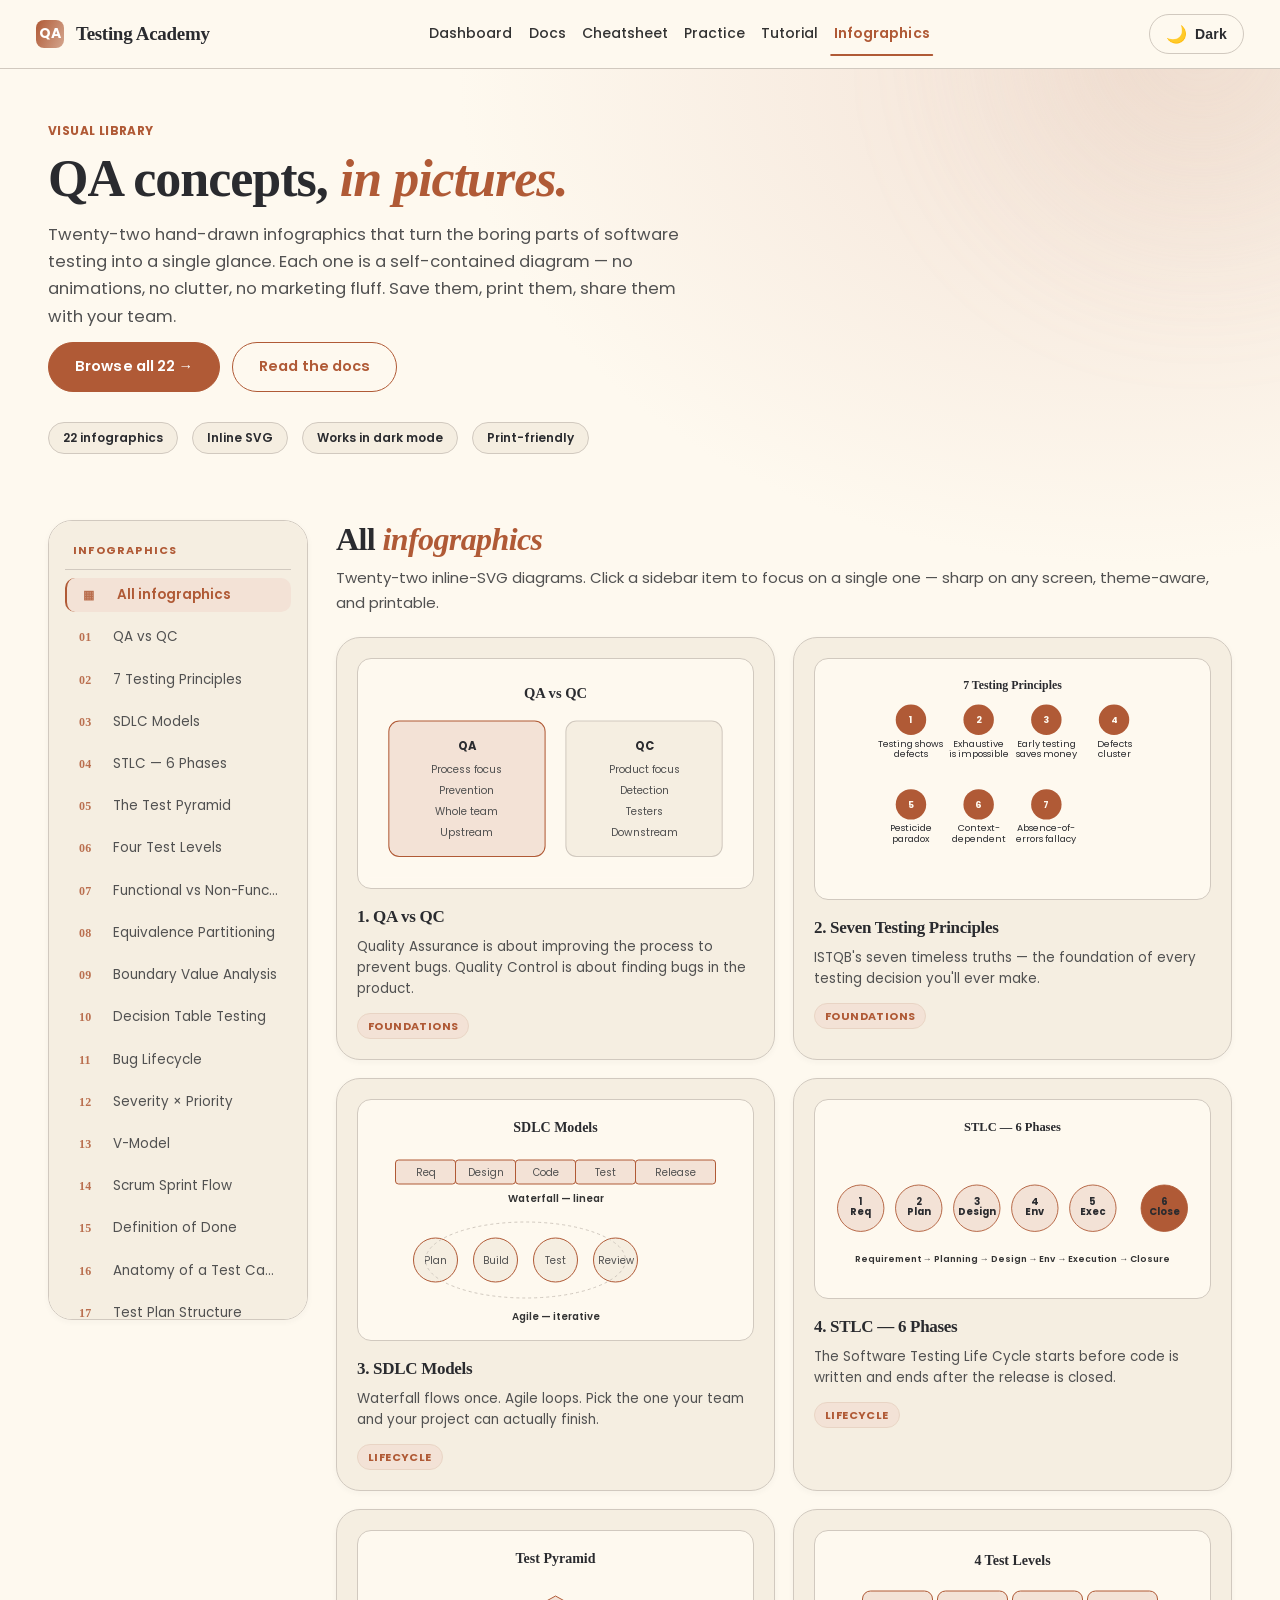
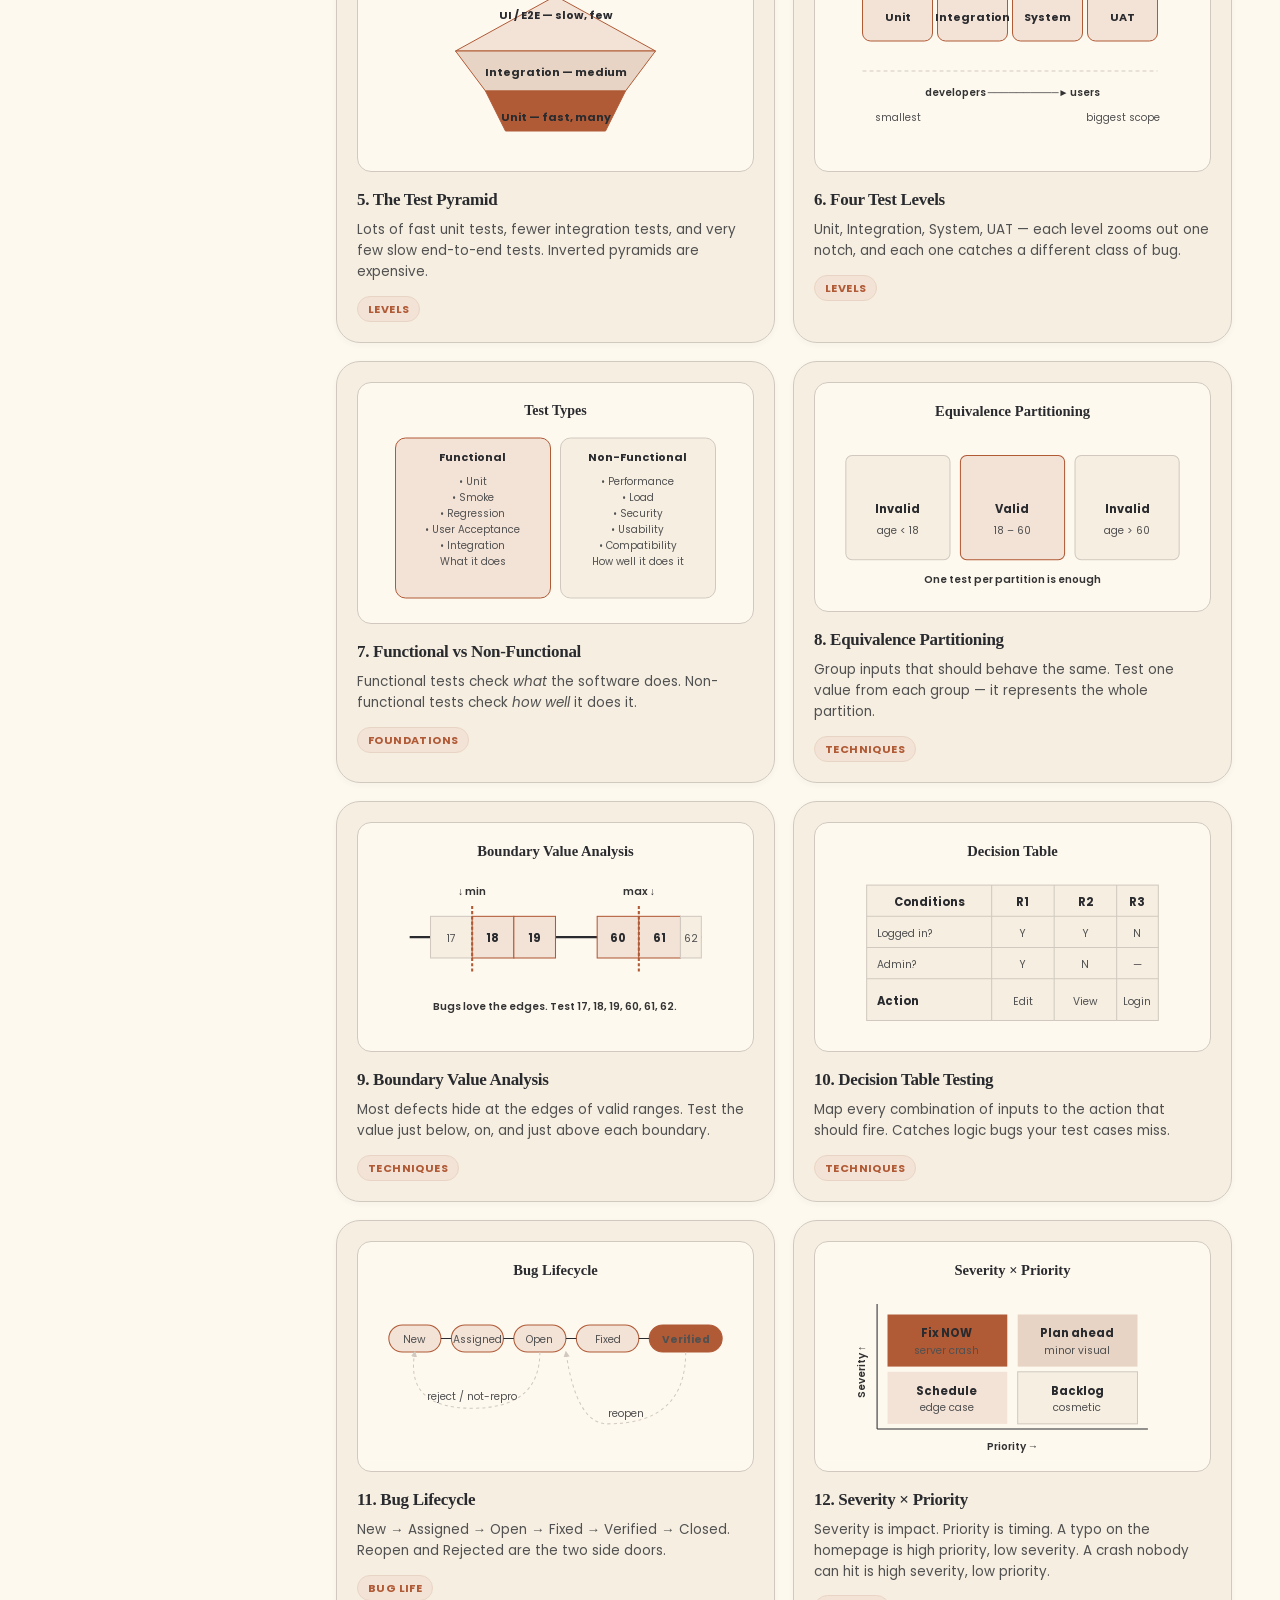
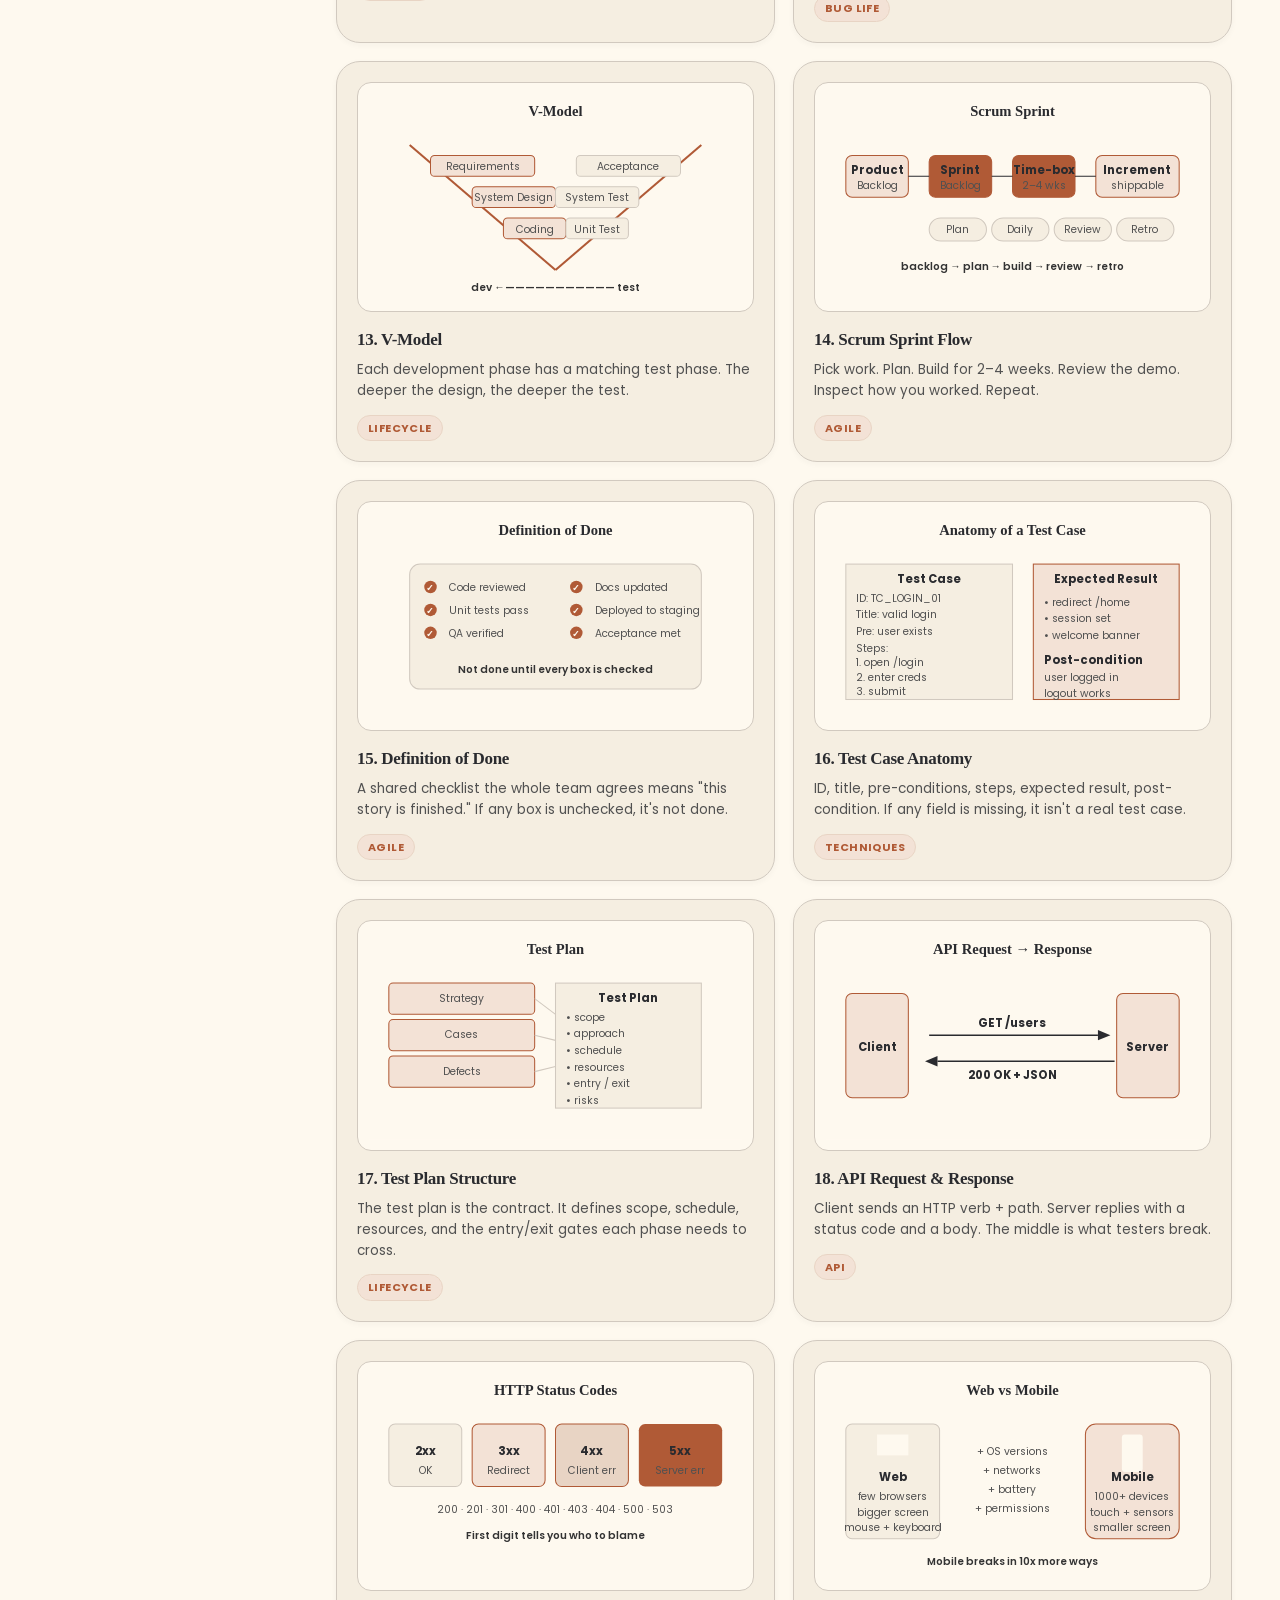
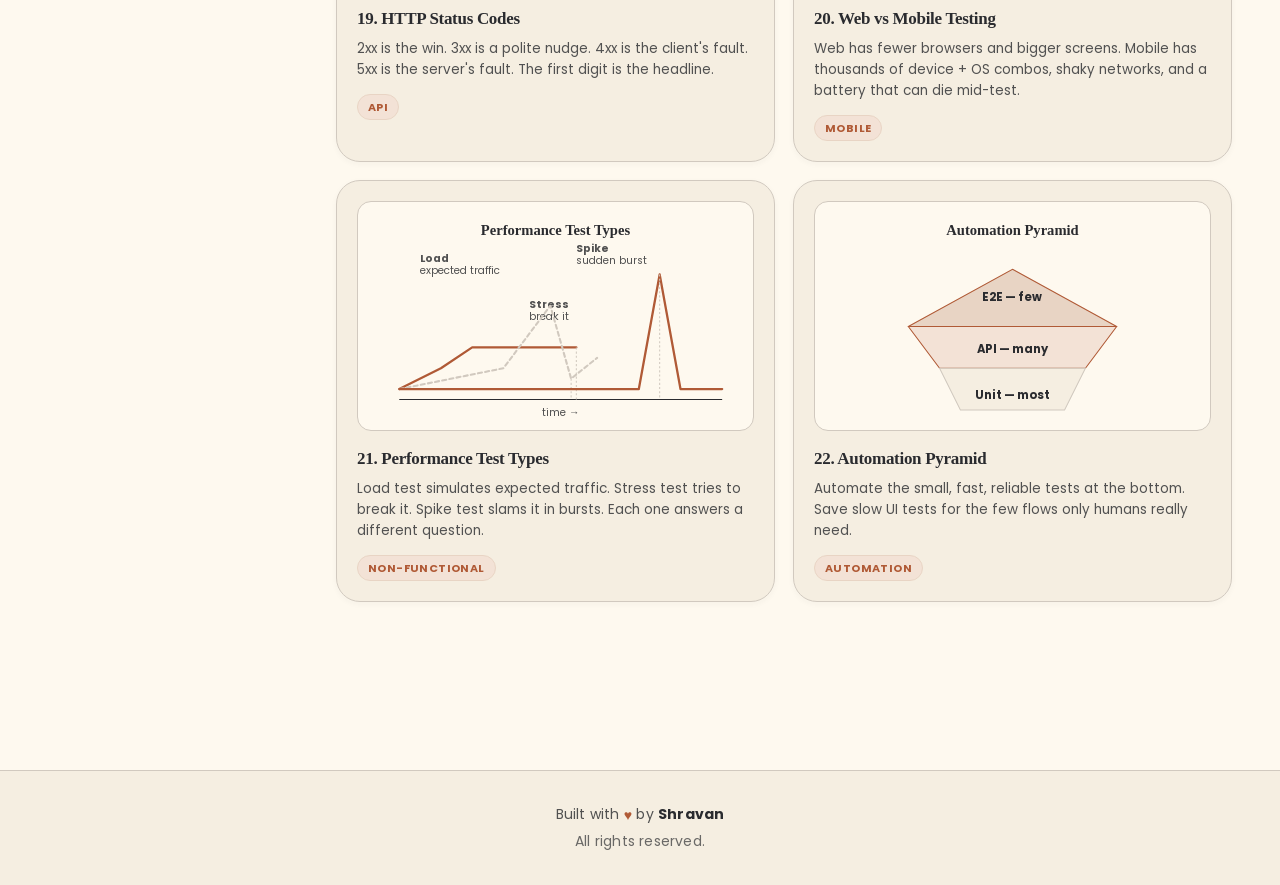
<file: infographics.html>
<!doctype html>
<html lang="en">
  <head>
    <meta charset="UTF-8" />
    <meta name="viewport" content="width=device-width, initial-scale=1.0" />
    <title>QA Testing Academy — Infographics</title>
    <link rel="preconnect" href="https://fonts.googleapis.com" />
    <link rel="preconnect" href="https://fonts.gstatic.com" crossorigin />
    <link
      rel="stylesheet"
      href="https://fonts.googleapis.com/css2?family=Poppins:wght@300;400;500;600;700&display=swap"
    />
    <link rel="stylesheet" href="css/styles.css" />
    <script>
      // Apply saved theme before paint to avoid flash
      (function () {
        try {
          var t = localStorage.getItem("qat_theme_v1");
          if (!t) {
            t =
              window.matchMedia &&
              window.matchMedia("(prefers-color-scheme: dark)").matches
                ? "dark"
                : "light";
          }
          document.documentElement.setAttribute("data-theme", t);
        } catch (e) {}
      })();
    </script>
  </head>
  <body>
    <div class="layout">
      <!-- ============ TOP NAV ============ -->
      <header class="topnav">
        <div class="topnav-main">
          <a class="topnav-logo" href="index.html">
            <span class="topnav-logo-mark">QA</span>
            <span class="topnav-logo-text">Testing Academy</span>
          </a>
          <button class="topnav-menu-btn" aria-label="Open menu">☰</button>
          <nav class="topnav-sections" aria-label="Primary">
            <a href="index.html" class="topnav-link">Dashboard</a>
            <a href="docs.html" class="topnav-link">Docs</a>
            <a href="cheatsheet.html" class="topnav-link">Cheatsheet</a>
            <a href="practice.html" class="topnav-link">Practice</a>
            <a href="tutorial.html" class="topnav-link">Tutorial</a>
            <a href="infographics.html" class="topnav-link active">Infographics</a>
          </nav>
          <div class="topnav-utils">
            <button
              class="theme-toggle"
              id="themeToggle"
              title="Toggle dark / light mode"
              aria-label="Toggle theme"
            >
              <span class="ico">🌙</span><span class="label">Dark</span>
            </button>
          </div>
        </div>
      </header>

      <!-- ============ MAIN ============ -->
      <div class="main">
        <div class="content">
          <!-- HERO -->
          <div class="page-opener">
            <span class="eyebrow">Visual Library</span>
            <h1>QA concepts, <em>in pictures.</em></h1>
            <p class="lead">
              Twenty-two hand-drawn infographics that turn the boring parts of
              software testing into a single glance. Each one is a self-contained
              diagram — no animations, no clutter, no marketing fluff. Save
              them, print them, share them with your team.
            </p>
            <div class="hero-cta">
              <a class="btn" href="#all">Browse all 22 →</a>
              <a class="btn secondary" href="docs.html">Read the docs</a>
            </div>
            <div class="hero-chips">
              <span class="chip">22 infographics</span>
              <span class="chip">Inline SVG</span>
              <span class="chip">Works in dark mode</span>
              <span class="chip">Print-friendly</span>
            </div>
          </div>

          <!-- ============ INFOGRAPHICS LAYOUT: sidebar + grid/focus ============ -->
          <div class="infographics-layout">

            <!-- ============ STICKY SIDEBAR ============ -->
            <aside class="toc-rail" aria-label="Infographics index">
              <h4 class="toc-rail-title">Infographics</h4>
              <ol class="toc-rail-list">
                <li>
                  <a href="#" data-toc="all" class="active"
                    ><span class="toc-num">▦</span
                    ><span class="toc-label">All infographics</span></a
                  >
                </li>
                <li>
                  <a href="#info-qa-vs-qc" data-toc="i_qa_vs_qc"
                    ><span class="toc-num">01</span
                    ><span class="toc-label">QA vs QC</span></a
                  >
                </li>
                <li>
                  <a href="#info-7-principles" data-toc="i_7_principles"
                    ><span class="toc-num">02</span
                    ><span class="toc-label">7 Testing Principles</span></a
                  >
                </li>
                <li>
                  <a href="#info-sdlc-models" data-toc="i_sdlc_models"
                    ><span class="toc-num">03</span
                    ><span class="toc-label">SDLC Models</span></a
                  >
                </li>
                <li>
                  <a href="#info-stlc" data-toc="i_stlc"
                    ><span class="toc-num">04</span
                    ><span class="toc-label">STLC — 6 Phases</span></a
                  >
                </li>
                <li>
                  <a href="#info-test-pyramid" data-toc="i_test_pyramid"
                    ><span class="toc-num">05</span
                    ><span class="toc-label">The Test Pyramid</span></a
                  >
                </li>
                <li>
                  <a href="#info-test-levels" data-toc="i_test_levels"
                    ><span class="toc-num">06</span
                    ><span class="toc-label">Four Test Levels</span></a
                  >
                </li>
                <li>
                  <a href="#info-test-types" data-toc="i_test_types"
                    ><span class="toc-num">07</span
                    ><span class="toc-label">Functional vs Non-Functional</span></a
                  >
                </li>
                <li>
                  <a href="#info-ep" data-toc="i_ep"
                    ><span class="toc-num">08</span
                    ><span class="toc-label">Equivalence Partitioning</span></a
                  >
                </li>
                <li>
                  <a href="#info-bva" data-toc="i_bva"
                    ><span class="toc-num">09</span
                    ><span class="toc-label">Boundary Value Analysis</span></a
                  >
                </li>
                <li>
                  <a href="#info-decision-table" data-toc="i_decision_table"
                    ><span class="toc-num">10</span
                    ><span class="toc-label">Decision Table Testing</span></a
                  >
                </li>
                <li>
                  <a href="#info-bug-life" data-toc="i_bug_life"
                    ><span class="toc-num">11</span
                    ><span class="toc-label">Bug Lifecycle</span></a
                  >
                </li>
                <li>
                  <a href="#info-sev-pri" data-toc="i_sev_pri"
                    ><span class="toc-num">12</span
                    ><span class="toc-label">Severity × Priority</span></a
                  >
                </li>
                <li>
                  <a href="#info-vmodel" data-toc="i_vmodel"
                    ><span class="toc-num">13</span
                    ><span class="toc-label">V-Model</span></a
                  >
                </li>
                <li>
                  <a href="#info-scrum" data-toc="i_scrum"
                    ><span class="toc-num">14</span
                    ><span class="toc-label">Scrum Sprint Flow</span></a
                  >
                </li>
                <li>
                  <a href="#info-dod" data-toc="i_dod"
                    ><span class="toc-num">15</span
                    ><span class="toc-label">Definition of Done</span></a
                  >
                </li>
                <li>
                  <a href="#info-test-case" data-toc="i_test_case"
                    ><span class="toc-num">16</span
                    ><span class="toc-label">Anatomy of a Test Case</span></a
                  >
                </li>
                <li>
                  <a href="#info-test-plan" data-toc="i_test_plan"
                    ><span class="toc-num">17</span
                    ><span class="toc-label">Test Plan Structure</span></a
                  >
                </li>
                <li>
                  <a href="#info-api" data-toc="i_api"
                    ><span class="toc-num">18</span
                    ><span class="toc-label">API Request &amp; Response</span></a
                  >
                </li>
                <li>
                  <a href="#info-http" data-toc="i_http"
                    ><span class="toc-num">19</span
                    ><span class="toc-label">HTTP Status Codes</span></a
                  >
                </li>
                <li>
                  <a href="#info-mobile-web" data-toc="i_mobile_web"
                    ><span class="toc-num">20</span
                    ><span class="toc-label">Web vs Mobile Testing</span></a
                  >
                </li>
                <li>
                  <a href="#info-perf" data-toc="i_perf"
                    ><span class="toc-num">21</span
                    ><span class="toc-label">Performance Test Types</span></a
                  >
                </li>
                <li>
                  <a href="#info-auto" data-toc="i_auto"
                    ><span class="toc-num">22</span
                    ><span class="toc-label">Automation Pyramid</span></a
                  >
                </li>
              </ol>
              <small class="toc-rail-hint"
                >Click an item to focus a single diagram. Click ▦ All to see the
                full grid.</small
              >
            </aside>

            <!-- ============ BODY: grid view + focus view ============ -->
            <div class="docs-body">

              <!-- ===== GRID VIEW ===== -->
              <div id="gridView">
                <h2 class="sec-title" style="margin-top: 0;">
                  All <em
                    style="
                      font-family: var(--font-serif);
                      font-style: italic;
                      color: var(--color-terracotta);
                    "
                    >infographics</em
                  >
                </h2>
                <p class="sec-sub">
                  Twenty-two inline-SVG diagrams. Click a sidebar item to focus
                  on a single one — sharp on any screen, theme-aware, and
                  printable.
                </p>

                <div class="info-grid" id="infoGrid">

            <!-- ===== 1. QA vs QC ===== -->
            <article class="info-card" data-cat="found" id="info-qa-vs-qc">
              <div class="info-svg">
                <svg viewBox="0 0 360 200" role="img" aria-label="QA vs QC">
                  <rect x="0" y="0" width="360" height="200" fill="var(--color-parchment)"/>
                  <text x="180" y="28" text-anchor="middle" class="svg-h">QA vs QC</text>
                  <!-- QA side -->
                  <rect x="20" y="50" width="150" height="130" rx="10" fill="var(--terracotta-tint)" stroke="var(--color-terracotta)"/>
                  <text x="95" y="78" text-anchor="middle" class="svg-sh">QA</text>
                  <text x="95" y="100" text-anchor="middle" class="svg-t">Process focus</text>
                  <text x="95" y="120" text-anchor="middle" class="svg-t">Prevention</text>
                  <text x="95" y="140" text-anchor="middle" class="svg-t">Whole team</text>
                  <text x="95" y="160" text-anchor="middle" class="svg-t">Upstream</text>
                  <!-- QC side -->
                  <rect x="190" y="50" width="150" height="130" rx="10" fill="var(--color-aged-paper)" stroke="var(--color-warm-taupe)"/>
                  <text x="265" y="78" text-anchor="middle" class="svg-sh">QC</text>
                  <text x="265" y="100" text-anchor="middle" class="svg-t">Product focus</text>
                  <text x="265" y="120" text-anchor="middle" class="svg-t">Detection</text>
                  <text x="265" y="140" text-anchor="middle" class="svg-t">Testers</text>
                  <text x="265" y="160" text-anchor="middle" class="svg-t">Downstream</text>
                </svg>
              </div>
              <h4>1. QA vs QC</h4>
              <p>Quality Assurance is about improving the process to prevent bugs. Quality Control is about finding bugs in the product.</p>
              <span class="info-cat">Foundations</span>
            </article>

            <!-- ===== 2. 7 Testing Principles ===== -->
            <article class="info-card" data-cat="found" id="info-7-principles">
              <div class="info-svg">
                <svg viewBox="0 0 360 260" role="img" aria-label="Seven testing principles">
                  <rect x="0" y="0" width="360" height="260" fill="var(--color-parchment)"/>
                  <text x="180" y="24" text-anchor="middle" class="svg-h">7 Testing Principles</text>
                  <g font-family="inherit" font-size="11" fill="var(--color-ink)">
                    <circle cx="60"  cy="60"  r="18" fill="var(--color-terracotta)"/><text x="60"  y="64" text-anchor="middle" fill="var(--color-parchment)" font-weight="700">1</text><text x="60"  y="92" text-anchor="middle">Testing shows</text><text x="60"  y="104" text-anchor="middle">defects</text>
                    <circle cx="140" cy="60"  r="18" fill="var(--color-terracotta)"/><text x="140" y="64" text-anchor="middle" fill="var(--color-parchment)" font-weight="700">2</text><text x="140" y="92" text-anchor="middle">Exhaustive</text><text x="140" y="104" text-anchor="middle">is impossible</text>
                    <circle cx="220" cy="60"  r="18" fill="var(--color-terracotta)"/><text x="220" y="64" text-anchor="middle" fill="var(--color-parchment)" font-weight="700">3</text><text x="220" y="92" text-anchor="middle">Early testing</text><text x="220" y="104" text-anchor="middle">saves money</text>
                    <circle cx="300" cy="60"  r="18" fill="var(--color-terracotta)"/><text x="300" y="64" text-anchor="middle" fill="var(--color-parchment)" font-weight="700">4</text><text x="300" y="92" text-anchor="middle">Defects</text><text x="300" y="104" text-anchor="middle">cluster</text>
                    <circle cx="60"  cy="160" r="18" fill="var(--color-terracotta)"/><text x="60"  y="164" text-anchor="middle" fill="var(--color-parchment)" font-weight="700">5</text><text x="60"  y="192" text-anchor="middle">Pesticide</text><text x="60"  y="204" text-anchor="middle">paradox</text>
                    <circle cx="140" cy="160" r="18" fill="var(--color-terracotta)"/><text x="140" y="164" text-anchor="middle" fill="var(--color-parchment)" font-weight="700">6</text><text x="140" y="192" text-anchor="middle">Context-</text><text x="140" y="204" text-anchor="middle">dependent</text>
                    <circle cx="220" cy="160" r="18" fill="var(--color-terracotta)"/><text x="220" y="164" text-anchor="middle" fill="var(--color-parchment)" font-weight="700">7</text><text x="220" y="192" text-anchor="middle">Absence-of-</text><text x="220" y="204" text-anchor="middle">errors fallacy</text>
                  </g>
                </svg>
              </div>
              <h4>2. Seven Testing Principles</h4>
              <p>ISTQB's seven timeless truths — the foundation of every testing decision you'll ever make.</p>
              <span class="info-cat">Foundations</span>
            </article>

            <!-- ===== 3. SDLC Models ===== -->
            <article class="info-card" data-cat="life" id="info-sdlc-models">
              <div class="info-svg">
                <svg viewBox="0 0 360 220" role="img" aria-label="SDLC models">
                  <rect x="0" y="0" width="360" height="220" fill="var(--color-parchment)"/>
                  <text x="180" y="22" text-anchor="middle" class="svg-h">SDLC Models</text>
                  <!-- Waterfall -->
                  <g>
                    <rect x="20"  y="50" width="60" height="24" rx="3" fill="var(--terracotta-tint)" stroke="var(--color-terracotta)"/><text x="50"  y="66" text-anchor="middle" class="svg-t">Req</text>
                    <rect x="80"  y="50" width="60" height="24" rx="3" fill="var(--terracotta-tint)" stroke="var(--color-terracotta)"/><text x="110" y="66" text-anchor="middle" class="svg-t">Design</text>
                    <rect x="140" y="50" width="60" height="24" rx="3" fill="var(--terracotta-tint)" stroke="var(--color-terracotta)"/><text x="170" y="66" text-anchor="middle" class="svg-t">Code</text>
                    <rect x="200" y="50" width="60" height="24" rx="3" fill="var(--terracotta-tint)" stroke="var(--color-terracotta)"/><text x="230" y="66" text-anchor="middle" class="svg-t">Test</text>
                    <rect x="260" y="50" width="80" height="24" rx="3" fill="var(--terracotta-tint)" stroke="var(--color-terracotta)"/><text x="300" y="66" text-anchor="middle" class="svg-t">Release</text>
                    <text x="180" y="92" text-anchor="middle" class="svg-lbl">Waterfall — linear</text>
                  </g>
                  <!-- Agile loop -->
                  <g>
                    <circle cx="60"  cy="150" r="22" fill="var(--color-aged-paper)" stroke="var(--color-terracotta)"/><text x="60"  y="154" text-anchor="middle" class="svg-t">Plan</text>
                    <circle cx="120" cy="150" r="22" fill="var(--color-aged-paper)" stroke="var(--color-terracotta)"/><text x="120" y="154" text-anchor="middle" class="svg-t">Build</text>
                    <circle cx="180" cy="150" r="22" fill="var(--color-aged-paper)" stroke="var(--color-terracotta)"/><text x="180" y="154" text-anchor="middle" class="svg-t">Test</text>
                    <circle cx="240" cy="150" r="22" fill="var(--color-aged-paper)" stroke="var(--color-terracotta)"/><text x="240" y="154" text-anchor="middle" class="svg-t">Review</text>
                    <ellipse cx="150" cy="150" rx="100" ry="38" fill="none" stroke="var(--color-warm-taupe)" stroke-dasharray="3 3"/>
                    <text x="180" y="210" text-anchor="middle" class="svg-lbl">Agile — iterative</text>
                  </g>
                </svg>
              </div>
              <h4>3. SDLC Models</h4>
              <p>Waterfall flows once. Agile loops. Pick the one your team and your project can actually finish.</p>
              <span class="info-cat">Lifecycle</span>
            </article>

            <!-- ===== 4. STLC Phases ===== -->
            <article class="info-card" data-cat="life" id="info-stlc">
              <div class="info-svg">
                <svg viewBox="0 0 420 200" role="img" aria-label="STLC phases">
                  <rect x="0" y="0" width="420" height="200" fill="var(--color-parchment)"/>
                  <text x="210" y="24" text-anchor="middle" class="svg-h">STLC — 6 Phases</text>
                  <g>
                    <circle cx="40"  cy="110" r="26" fill="var(--terracotta-tint)" stroke="var(--color-terracotta)"/><text x="40"  y="106" text-anchor="middle" class="svg-sh">1</text><text x="40"  y="118" text-anchor="middle" class="svg-sh">Req</text>
                    <circle cx="105" cy="110" r="26" fill="var(--terracotta-tint)" stroke="var(--color-terracotta)"/><text x="105" y="106" text-anchor="middle" class="svg-sh">2</text><text x="105" y="118" text-anchor="middle" class="svg-sh">Plan</text>
                    <circle cx="170" cy="110" r="26" fill="var(--terracotta-tint)" stroke="var(--color-terracotta)"/><text x="170" y="106" text-anchor="middle" class="svg-sh">3</text><text x="170" y="118" text-anchor="middle" class="svg-sh">Design</text>
                    <circle cx="235" cy="110" r="26" fill="var(--terracotta-tint)" stroke="var(--color-terracotta)"/><text x="235" y="106" text-anchor="middle" class="svg-sh">4</text><text x="235" y="118" text-anchor="middle" class="svg-sh">Env</text>
                    <circle cx="300" cy="110" r="26" fill="var(--terracotta-tint)" stroke="var(--color-terracotta)"/><text x="300" y="106" text-anchor="middle" class="svg-sh">5</text><text x="300" y="118" text-anchor="middle" class="svg-sh">Exec</text>
                    <circle cx="380" cy="110" r="26" fill="var(--color-terracotta)" stroke="var(--color-terracotta)"/><text x="380" y="106" text-anchor="middle" fill="var(--color-parchment)" class="svg-sh">6</text><text x="380" y="118" text-anchor="middle" fill="var(--color-parchment)" class="svg-sh">Close</text>
                  </g>
                  <text x="210" y="170" text-anchor="middle" class="svg-lbl">Requirement → Planning → Design → Env → Execution → Closure</text>
                </svg>
              </div>
              <h4>4. STLC — 6 Phases</h4>
              <p>The Software Testing Life Cycle starts before code is written and ends after the release is closed.</p>
              <span class="info-cat">Lifecycle</span>
            </article>

            <!-- ===== 5. Test Levels Pyramid ===== -->
            <article class="info-card" data-cat="levels" id="info-test-pyramid">
              <div class="info-svg">
                <svg viewBox="0 0 360 220" role="img" aria-label="Test pyramid">
                  <rect x="0" y="0" width="360" height="220" fill="var(--color-parchment)"/>
                  <text x="180" y="22" text-anchor="middle" class="svg-h">Test Pyramid</text>
                  <polygon points="180,55 280,110 80,110"  fill="var(--terracotta-tint)" stroke="var(--color-terracotta)"/>
                  <polygon points="80,110 280,110 250,150 110,150" fill="var(--terracotta-soft)" stroke="var(--color-terracotta)"/>
                  <polygon points="110,150 250,150 230,190 130,190" fill="var(--color-terracotta)" stroke="var(--color-terracotta)"/>
                  <text x="180" y="78"  text-anchor="middle" class="svg-sh" fill="var(--color-ink)">UI / E2E — slow, few</text>
                  <text x="180" y="135" text-anchor="middle" class="svg-sh" fill="var(--color-ink)">Integration — medium</text>
                  <text x="180" y="180" text-anchor="middle" class="svg-sh" fill="var(--color-parchment)">Unit — fast, many</text>
                </svg>
              </div>
              <h4>5. The Test Pyramid</h4>
              <p>Lots of fast unit tests, fewer integration tests, and very few slow end-to-end tests. Inverted pyramids are expensive.</p>
              <span class="info-cat">Levels</span>
            </article>

            <!-- ===== 6. Test Levels detail ===== -->
            <article class="info-card" data-cat="levels" id="info-test-levels">
              <div class="info-svg">
                <svg viewBox="0 0 360 220" role="img" aria-label="Four test levels">
                  <rect x="0" y="0" width="360" height="220" fill="var(--color-parchment)"/>
                  <text x="180" y="24" text-anchor="middle" class="svg-h">4 Test Levels</text>
                  <g>
                    <rect x="30"  y="50" width="70" height="50" rx="8" fill="var(--terracotta-tint)" stroke="var(--color-terracotta)"/><text x="65"  y="80" text-anchor="middle" class="svg-sh">Unit</text>
                    <rect x="105" y="50" width="70" height="50" rx="8" fill="var(--terracotta-tint)" stroke="var(--color-terracotta)"/><text x="140" y="80" text-anchor="middle" class="svg-sh">Integration</text>
                    <rect x="180" y="50" width="70" height="50" rx="8" fill="var(--terracotta-tint)" stroke="var(--color-terracotta)"/><text x="215" y="80" text-anchor="middle" class="svg-sh">System</text>
                    <rect x="255" y="50" width="70" height="50" rx="8" fill="var(--terracotta-tint)" stroke="var(--color-terracotta)"/><text x="290" y="80" text-anchor="middle" class="svg-sh">UAT</text>
                  </g>
                  <line x1="30" y1="130" x2="325" y2="130" stroke="var(--color-warm-taupe)" stroke-dasharray="4 3"/>
                  <text x="180" y="155" text-anchor="middle" class="svg-lbl">developers ──────────► users</text>
                  <text x="65"  y="180" text-anchor="middle" class="svg-t">smallest</text>
                  <text x="290" y="180" text-anchor="middle" class="svg-t">biggest scope</text>
                </svg>
              </div>
              <h4>6. Four Test Levels</h4>
              <p>Unit, Integration, System, UAT — each level zooms out one notch, and each one catches a different class of bug.</p>
              <span class="info-cat">Levels</span>
            </article>

            <!-- ===== 7. Test Types ===== -->
            <article class="info-card" data-cat="found" id="info-test-types">
              <div class="info-svg">
                <svg viewBox="0 0 360 220" role="img" aria-label="Functional vs non-functional">
                  <rect x="0" y="0" width="360" height="220" fill="var(--color-parchment)"/>
                  <text x="180" y="22" text-anchor="middle" class="svg-h">Test Types</text>
                  <rect x="20" y="45" width="155" height="160" rx="10" fill="var(--terracotta-tint)" stroke="var(--color-terracotta)"/>
                  <text x="97" y="68" text-anchor="middle" class="svg-sh">Functional</text>
                  <text x="97" y="92" text-anchor="middle" class="svg-t">• Unit</text>
                  <text x="97" y="108" text-anchor="middle" class="svg-t">• Smoke</text>
                  <text x="97" y="124" text-anchor="middle" class="svg-t">• Regression</text>
                  <text x="97" y="140" text-anchor="middle" class="svg-t">• User Acceptance</text>
                  <text x="97" y="156" text-anchor="middle" class="svg-t">• Integration</text>
                  <text x="97" y="172" text-anchor="middle" class="svg-t">What it does</text>
                  <rect x="185" y="45" width="155" height="160" rx="10" fill="var(--color-aged-paper)" stroke="var(--color-warm-taupe)"/>
                  <text x="262" y="68" text-anchor="middle" class="svg-sh">Non-Functional</text>
                  <text x="262" y="92" text-anchor="middle" class="svg-t">• Performance</text>
                  <text x="262" y="108" text-anchor="middle" class="svg-t">• Load</text>
                  <text x="262" y="124" text-anchor="middle" class="svg-t">• Security</text>
                  <text x="262" y="140" text-anchor="middle" class="svg-t">• Usability</text>
                  <text x="262" y="156" text-anchor="middle" class="svg-t">• Compatibility</text>
                  <text x="262" y="172" text-anchor="middle" class="svg-t">How well it does it</text>
                </svg>
              </div>
              <h4>7. Functional vs Non-Functional</h4>
              <p>Functional tests check <em>what</em> the software does. Non-functional tests check <em>how well</em> it does it.</p>
              <span class="info-cat">Foundations</span>
            </article>

            <!-- ===== 8. Equivalence Partitioning ===== -->
            <article class="info-card" data-cat="tech" id="info-ep">
              <div class="info-svg">
                <svg viewBox="0 0 360 200" role="img" aria-label="Equivalence partitioning">
                  <rect x="0" y="0" width="360" height="200" fill="var(--color-parchment)"/>
                  <text x="180" y="22" text-anchor="middle" class="svg-h">Equivalence Partitioning</text>
                  <rect x="20"  y="60" width="100" height="100" rx="6" fill="var(--color-aged-paper)" stroke="var(--color-warm-taupe)"/>
                  <text x="70" y="115" text-anchor="middle" class="svg-sh">Invalid</text>
                  <text x="70" y="135" text-anchor="middle" class="svg-t">age &lt; 18</text>
                  <rect x="130" y="60" width="100" height="100" rx="6" fill="var(--terracotta-tint)" stroke="var(--color-terracotta)"/>
                  <text x="180" y="115" text-anchor="middle" class="svg-sh">Valid</text>
                  <text x="180" y="135" text-anchor="middle" class="svg-t">18 – 60</text>
                  <rect x="240" y="60" width="100" height="100" rx="6" fill="var(--color-aged-paper)" stroke="var(--color-warm-taupe)"/>
                  <text x="290" y="115" text-anchor="middle" class="svg-sh">Invalid</text>
                  <text x="290" y="135" text-anchor="middle" class="svg-t">age &gt; 60</text>
                  <text x="180" y="182" text-anchor="middle" class="svg-lbl">One test per partition is enough</text>
                </svg>
              </div>
              <h4>8. Equivalence Partitioning</h4>
              <p>Group inputs that should behave the same. Test one value from each group — it represents the whole partition.</p>
              <span class="info-cat">Techniques</span>
            </article>

            <!-- ===== 9. Boundary Value Analysis ===== -->
            <article class="info-card" data-cat="tech" id="info-bva">
              <div class="info-svg">
                <svg viewBox="0 0 360 200" role="img" aria-label="Boundary value analysis">
                  <rect x="0" y="0" width="360" height="200" fill="var(--color-parchment)"/>
                  <text x="180" y="22" text-anchor="middle" class="svg-h">Boundary Value Analysis</text>
                  <line x1="40" y1="100" x2="320" y2="100" stroke="var(--color-ink)" stroke-width="2"/>
                  <g>
                    <rect x="60"  y="80" width="40" height="40" fill="var(--color-aged-paper)" stroke="var(--color-warm-taupe)"/><text x="80"  y="105" text-anchor="middle" class="svg-t">17</text>
                    <rect x="100" y="80" width="40" height="40" fill="var(--terracotta-tint)" stroke="var(--color-terracotta)"/><text x="120" y="105" text-anchor="middle" class="svg-sh">18</text>
                    <rect x="140" y="80" width="40" height="40" fill="var(--terracotta-tint)" stroke="var(--color-terracotta)"/><text x="160" y="105" text-anchor="middle" class="svg-sh">19</text>
                    <rect x="220" y="80" width="40" height="40" fill="var(--terracotta-tint)" stroke="var(--color-terracotta)"/><text x="240" y="105" text-anchor="middle" class="svg-sh">60</text>
                    <rect x="260" y="80" width="40" height="40" fill="var(--terracotta-tint)" stroke="var(--color-terracotta)"/><text x="280" y="105" text-anchor="middle" class="svg-sh">61</text>
                    <rect x="300" y="80" width="20" height="40" fill="var(--color-aged-paper)" stroke="var(--color-warm-taupe)"/><text x="310" y="105" text-anchor="middle" class="svg-t">62</text>
                  </g>
                  <line x1="100" y1="70" x2="100" y2="135" stroke="var(--color-terracotta)" stroke-width="2" stroke-dasharray="3 2"/>
                  <line x1="260" y1="70" x2="260" y2="135" stroke="var(--color-terracotta)" stroke-width="2" stroke-dasharray="3 2"/>
                  <text x="100" y="60" text-anchor="middle" class="svg-lbl">↓ min</text>
                  <text x="260" y="60" text-anchor="middle" class="svg-lbl">max ↓</text>
                  <text x="180" y="170" text-anchor="middle" class="svg-lbl">Bugs love the edges. Test 17, 18, 19, 60, 61, 62.</text>
                </svg>
              </div>
              <h4>9. Boundary Value Analysis</h4>
              <p>Most defects hide at the edges of valid ranges. Test the value just below, on, and just above each boundary.</p>
              <span class="info-cat">Techniques</span>
            </article>

            <!-- ===== 10. Decision Table ===== -->
            <article class="info-card" data-cat="tech" id="info-decision-table">
              <div class="info-svg">
                <svg viewBox="0 0 360 200" role="img" aria-label="Decision table">
                  <rect x="0" y="0" width="360" height="200" fill="var(--color-parchment)"/>
                  <text x="180" y="22" text-anchor="middle" class="svg-h">Decision Table</text>
                  <g font-family="inherit" font-size="11">
                    <rect x="40" y="50" width="280" height="130" fill="var(--color-aged-paper)" stroke="var(--color-warm-taupe)"/>
                    <line x1="40"  y1="80"  x2="320" y2="80"  stroke="var(--color-warm-taupe)"/>
                    <line x1="40"  y1="110" x2="320" y2="110" stroke="var(--color-warm-taupe)"/>
                    <line x1="40"  y1="140" x2="320" y2="140" stroke="var(--color-warm-taupe)"/>
                    <line x1="160" y1="50"  x2="160" y2="180" stroke="var(--color-warm-taupe)"/>
                    <line x1="220" y1="50"  x2="220" y2="180" stroke="var(--color-warm-taupe)"/>
                    <line x1="280" y1="50"  x2="280" y2="180" stroke="var(--color-warm-taupe)"/>
                    <text x="100"  y="70"  text-anchor="middle" class="svg-sh">Conditions</text>
                    <text x="190"  y="70"  text-anchor="middle" class="svg-sh">R1</text>
                    <text x="250"  y="70"  text-anchor="middle" class="svg-sh">R2</text>
                    <text x="300"  y="70"  text-anchor="middle" class="svg-sh">R3</text>
                    <text x="50"  y="100" class="svg-t">Logged in?</text>
                    <text x="190" y="100" text-anchor="middle" class="svg-t">Y</text>
                    <text x="250" y="100" text-anchor="middle" class="svg-t">Y</text>
                    <text x="300" y="100" text-anchor="middle" class="svg-t">N</text>
                    <text x="50"  y="130" class="svg-t">Admin?</text>
                    <text x="190" y="130" text-anchor="middle" class="svg-t">Y</text>
                    <text x="250" y="130" text-anchor="middle" class="svg-t">N</text>
                    <text x="300" y="130" text-anchor="middle" class="svg-t">—</text>
                    <text x="50"  y="165" class="svg-sh">Action</text>
                    <text x="190" y="165" text-anchor="middle" class="svg-t" fill="var(--color-terracotta)">Edit</text>
                    <text x="250" y="165" text-anchor="middle" class="svg-t">View</text>
                    <text x="300" y="165" text-anchor="middle" class="svg-t">Login</text>
                  </g>
                </svg>
              </div>
              <h4>10. Decision Table Testing</h4>
              <p>Map every combination of inputs to the action that should fire. Catches logic bugs your test cases miss.</p>
              <span class="info-cat">Techniques</span>
            </article>

            <!-- ===== 11. Bug Lifecycle ===== -->
            <article class="info-card" data-cat="bug" id="info-bug-life">
              <div class="info-svg">
                <svg viewBox="0 0 360 200" role="img" aria-label="Bug lifecycle">
                  <defs>
                    <marker id="bugArr" viewBox="0 0 10 10" refX="8" refY="5" markerWidth="6" markerHeight="6" orient="auto-start-reverse">
                      <path d="M 0 0 L 10 5 L 0 10 z" fill="var(--color-warm-taupe)"/>
                    </marker>
                  </defs>
                  <rect x="0" y="0" width="360" height="200" fill="var(--color-parchment)"/>
                  <text x="180" y="22" text-anchor="middle" class="svg-h">Bug Lifecycle</text>
                  <g font-family="inherit" font-size="10">
                    <rect x="20"  y="70" width="50" height="26" rx="13" fill="var(--terracotta-tint)" stroke="var(--color-terracotta)"/><text x="45"  y="87" text-anchor="middle" class="svg-t">New</text>
                    <rect x="80"  y="70" width="50" height="26" rx="13" fill="var(--terracotta-tint)" stroke="var(--color-terracotta)"/><text x="105" y="87" text-anchor="middle" class="svg-t">Assigned</text>
                    <rect x="140" y="70" width="50" height="26" rx="13" fill="var(--terracotta-tint)" stroke="var(--color-terracotta)"/><text x="165" y="87" text-anchor="middle" class="svg-t">Open</text>
                    <rect x="200" y="70" width="60" height="26" rx="13" fill="var(--terracotta-tint)" stroke="var(--color-terracotta)"/><text x="230" y="87" text-anchor="middle" class="svg-t">Fixed</text>
                    <rect x="270" y="70" width="70" height="26" rx="13" fill="var(--color-terracotta)" stroke="var(--color-terracotta)"/><text x="305" y="87" text-anchor="middle" fill="var(--color-parchment)" class="svg-t" font-weight="700">Verified</text>
                    <line x1="70"  y1="83" x2="80"  y2="83" stroke="var(--color-ink)"/>
                    <line x1="130" y1="83" x2="140" y2="83" stroke="var(--color-ink)"/>
                    <line x1="190" y1="83" x2="200" y2="83" stroke="var(--color-ink)"/>
                    <line x1="260" y1="83" x2="270" y2="83" stroke="var(--color-ink)"/>
                    <!-- Reject loop: from Open back to New (arcs under the row) -->
                    <path d="M 165 96 Q 165 150 100 150 Q 35 150 45 96" fill="none" stroke="var(--color-warm-taupe)" stroke-dasharray="3 3" marker-end="url(#bugArr)"/>
                    <text x="100" y="142" text-anchor="middle" class="svg-t">reject / not-repro</text>
                    <!-- Reopen loop: from Verified back to Open (arcs under the row, right side) -->
                    <path d="M 305 96 Q 305 165 230 165 Q 200 165 190 96" fill="none" stroke="var(--color-warm-taupe)" stroke-dasharray="3 3" marker-end="url(#bugArr)"/>
                    <text x="248" y="158" text-anchor="middle" class="svg-t">reopen</text>
                  </g>
                </svg>
              </div>
              <h4>11. Bug Lifecycle</h4>
              <p>New → Assigned → Open → Fixed → Verified → Closed. Reopen and Rejected are the two side doors.</p>
              <span class="info-cat">Bug life</span>
            </article>

            <!-- ===== 12. Severity vs Priority ===== -->
            <article class="info-card" data-cat="bug" id="info-sev-pri">
              <div class="info-svg">
                <svg viewBox="0 0 360 200" role="img" aria-label="Severity vs priority matrix">
                  <rect x="0" y="0" width="360" height="200" fill="var(--color-parchment)"/>
                  <text x="180" y="22" text-anchor="middle" class="svg-h">Severity × Priority</text>
                  <line x1="50" y1="170" x2="310" y2="170" stroke="var(--color-ink)"/>
                  <line x1="50" y1="50"  x2="50"  y2="170" stroke="var(--color-ink)"/>
                  <text x="180" y="190" text-anchor="middle" class="svg-lbl">Priority →</text>
                  <text x="38"  y="115" text-anchor="middle" class="svg-lbl" transform="rotate(-90 38 115)">Severity ↑</text>
                  <rect x="60"  y="60"  width="115" height="50" fill="var(--color-terracotta)"/><text x="117" y="82" text-anchor="middle" fill="var(--color-parchment)" class="svg-sh">Fix NOW</text><text x="117" y="98" text-anchor="middle" fill="var(--color-parchment)" class="svg-t">server crash</text>
                  <rect x="185" y="60"  width="115" height="50" fill="var(--terracotta-soft)"/><text x="242" y="82" text-anchor="middle" class="svg-sh">Plan ahead</text><text x="242" y="98" text-anchor="middle" class="svg-t">minor visual</text>
                  <rect x="60"  y="115" width="115" height="50" fill="var(--terracotta-tint)"/><text x="117" y="137" text-anchor="middle" class="svg-sh">Schedule</text><text x="117" y="153" text-anchor="middle" class="svg-t">edge case</text>
                  <rect x="185" y="115" width="115" height="50" fill="var(--color-aged-paper)" stroke="var(--color-warm-taupe)"/><text x="242" y="137" text-anchor="middle" class="svg-sh">Backlog</text><text x="242" y="153" text-anchor="middle" class="svg-t">cosmetic</text>
                </svg>
              </div>
              <h4>12. Severity × Priority</h4>
              <p>Severity is impact. Priority is timing. A typo on the homepage is high priority, low severity. A crash nobody can hit is high severity, low priority.</p>
              <span class="info-cat">Bug life</span>
            </article>

            <!-- ===== 13. V-Model ===== -->
            <article class="info-card" data-cat="life" id="info-vmodel">
              <div class="info-svg">
                <svg viewBox="0 0 360 200" role="img" aria-label="V-Model">
                  <rect x="0" y="0" width="360" height="200" fill="var(--color-parchment)"/>
                  <text x="180" y="22" text-anchor="middle" class="svg-h">V-Model</text>
                  <g font-family="inherit" font-size="10">
                    <line x1="40" y1="50" x2="180" y2="170" stroke="var(--color-terracotta)" stroke-width="2"/>
                    <line x1="320" y1="50" x2="180" y2="170" stroke="var(--color-terracotta)" stroke-width="2"/>
                    <!-- left side -->
                    <rect x="60"  y="60"  width="100" height="20" rx="4" fill="var(--terracotta-tint)" stroke="var(--color-terracotta)"/><text x="110" y="74" text-anchor="middle" class="svg-t">Requirements</text>
                    <rect x="100" y="90"  width="80"  height="20" rx="4" fill="var(--terracotta-tint)" stroke="var(--color-terracotta)"/><text x="140" y="104" text-anchor="middle" class="svg-t">System Design</text>
                    <rect x="130" y="120" width="60"  height="20" rx="4" fill="var(--terracotta-tint)" stroke="var(--color-terracotta)"/><text x="160" y="134" text-anchor="middle" class="svg-t">Coding</text>
                    <!-- right side -->
                    <rect x="200" y="60"  width="100" height="20" rx="4" fill="var(--color-aged-paper)" stroke="var(--color-warm-taupe)"/><text x="250" y="74" text-anchor="middle" class="svg-t">Acceptance</text>
                    <rect x="180" y="90"  width="80"  height="20" rx="4" fill="var(--color-aged-paper)" stroke="var(--color-warm-taupe)"/><text x="220" y="104" text-anchor="middle" class="svg-t">System Test</text>
                    <rect x="190" y="120" width="60"  height="20" rx="4" fill="var(--color-aged-paper)" stroke="var(--color-warm-taupe)"/><text x="220" y="134" text-anchor="middle" class="svg-t">Unit Test</text>
                    <text x="180" y="190" text-anchor="middle" class="svg-lbl">dev  ←———————————  test</text>
                  </g>
                </svg>
              </div>
              <h4>13. V-Model</h4>
              <p>Each development phase has a matching test phase. The deeper the design, the deeper the test.</p>
              <span class="info-cat">Lifecycle</span>
            </article>

            <!-- ===== 14. Scrum Flow ===== -->
            <article class="info-card" data-cat="agile" id="info-scrum">
              <div class="info-svg">
                <svg viewBox="0 0 360 200" role="img" aria-label="Scrum flow">
                  <rect x="0" y="0" width="360" height="200" fill="var(--color-parchment)"/>
                  <text x="180" y="22" text-anchor="middle" class="svg-h">Scrum Sprint</text>
                  <g font-family="inherit" font-size="11">
                    <rect x="20"  y="60" width="60" height="40" rx="6" fill="var(--terracotta-tint)" stroke="var(--color-terracotta)"/><text x="50"  y="78" text-anchor="middle" class="svg-sh">Product</text><text x="50"  y="92" text-anchor="middle" class="svg-t">Backlog</text>
                    <rect x="100" y="60" width="60" height="40" rx="6" fill="var(--color-terracotta)" stroke="var(--color-terracotta)"/><text x="130" y="78" text-anchor="middle" fill="var(--color-parchment)" class="svg-sh">Sprint</text><text x="130" y="92" text-anchor="middle" fill="var(--color-parchment)" class="svg-t">Backlog</text>
                    <rect x="180" y="60" width="60" height="40" rx="6" fill="var(--color-terracotta)" stroke="var(--color-terracotta)"/><text x="210" y="78" text-anchor="middle" fill="var(--color-parchment)" class="svg-sh">Time-box</text><text x="210" y="92" text-anchor="middle" fill="var(--color-parchment)" class="svg-t">2–4 wks</text>
                    <rect x="260" y="60" width="80" height="40" rx="6" fill="var(--terracotta-tint)" stroke="var(--color-terracotta)"/><text x="300" y="78" text-anchor="middle" class="svg-sh">Increment</text><text x="300" y="92" text-anchor="middle" class="svg-t">shippable</text>
                    <line x1="80"  y1="80" x2="100" y2="80" stroke="var(--color-ink)"/>
                    <line x1="160" y1="80" x2="180" y2="80" stroke="var(--color-ink)"/>
                    <line x1="240" y1="80" x2="260" y2="80" stroke="var(--color-ink)"/>
                    <!-- ceremonies row -->
                    <g font-size="9">
                      <rect x="100" y="120" width="55" height="22" rx="11" fill="var(--color-aged-paper)" stroke="var(--color-warm-taupe)"/><text x="127" y="134" text-anchor="middle" class="svg-t">Plan</text>
                      <rect x="160" y="120" width="55" height="22" rx="11" fill="var(--color-aged-paper)" stroke="var(--color-warm-taupe)"/><text x="187" y="134" text-anchor="middle" class="svg-t">Daily</text>
                      <rect x="220" y="120" width="55" height="22" rx="11" fill="var(--color-aged-paper)" stroke="var(--color-warm-taupe)"/><text x="247" y="134" text-anchor="middle" class="svg-t">Review</text>
                      <rect x="280" y="120" width="55" height="22" rx="11" fill="var(--color-aged-paper)" stroke="var(--color-warm-taupe)"/><text x="307" y="134" text-anchor="middle" class="svg-t">Retro</text>
                    </g>
                    <text x="180" y="170" text-anchor="middle" class="svg-lbl">backlog → plan → build → review → retro</text>
                  </g>
                </svg>
              </div>
              <h4>14. Scrum Sprint Flow</h4>
              <p>Pick work. Plan. Build for 2–4 weeks. Review the demo. Inspect how you worked. Repeat.</p>
              <span class="info-cat">Agile</span>
            </article>

            <!-- ===== 15. Definition of Done ===== -->
            <article class="info-card" data-cat="agile" id="info-dod">
              <div class="info-svg">
                <svg viewBox="0 0 360 200" role="img" aria-label="Definition of done">
                  <rect x="0" y="0" width="360" height="200" fill="var(--color-parchment)"/>
                  <text x="180" y="22" text-anchor="middle" class="svg-h">Definition of Done</text>
                  <g font-family="inherit" font-size="11">
                    <rect x="40" y="50" width="280" height="120" rx="10" fill="var(--color-aged-paper)" stroke="var(--color-warm-taupe)"/>
                    <g font-size="11">
                      <circle cx="60" cy="72" r="6" fill="var(--color-terracotta)"/><text x="60"  y="76" text-anchor="middle" fill="var(--color-parchment)" font-size="9" font-weight="700">✓</text><text x="78"  y="76" class="svg-t">Code reviewed</text>
                      <circle cx="60" cy="94" r="6" fill="var(--color-terracotta)"/><text x="60"  y="98" text-anchor="middle" fill="var(--color-parchment)" font-size="9" font-weight="700">✓</text><text x="78"  y="98" class="svg-t">Unit tests pass</text>
                      <circle cx="60" cy="116" r="6" fill="var(--color-terracotta)"/><text x="60" y="120" text-anchor="middle" fill="var(--color-parchment)" font-size="9" font-weight="700">✓</text><text x="78" y="120" class="svg-t">QA verified</text>
                      <circle cx="200" cy="72" r="6" fill="var(--color-terracotta)"/><text x="200" y="76" text-anchor="middle" fill="var(--color-parchment)" font-size="9" font-weight="700">✓</text><text x="218" y="76" class="svg-t">Docs updated</text>
                      <circle cx="200" cy="94" r="6" fill="var(--color-terracotta)"/><text x="200" y="98" text-anchor="middle" fill="var(--color-parchment)" font-size="9" font-weight="700">✓</text><text x="218" y="98" class="svg-t">Deployed to staging</text>
                      <circle cx="200" cy="116" r="6" fill="var(--color-terracotta)"/><text x="200" y="120" text-anchor="middle" fill="var(--color-parchment)" font-size="9" font-weight="700">✓</text><text x="218" y="120" class="svg-t">Acceptance met</text>
                    </g>
                    <text x="180" y="155" text-anchor="middle" class="svg-lbl">Not done until every box is checked</text>
                  </g>
                </svg>
              </div>
              <h4>15. Definition of Done</h4>
              <p>A shared checklist the whole team agrees means "this story is finished." If any box is unchecked, it's not done.</p>
              <span class="info-cat">Agile</span>
            </article>

            <!-- ===== 16. Test Case Anatomy ===== -->
            <article class="info-card" data-cat="tech" id="info-test-case">
              <div class="info-svg">
                <svg viewBox="0 0 360 200" role="img" aria-label="Test case anatomy">
                  <rect x="0" y="0" width="360" height="200" fill="var(--color-parchment)"/>
                  <text x="180" y="22" text-anchor="middle" class="svg-h">Anatomy of a Test Case</text>
                  <g font-family="inherit" font-size="10">
                    <rect x="20" y="50" width="160" height="130" fill="var(--color-aged-paper)" stroke="var(--color-warm-taupe)"/>
                    <text x="100" y="68" text-anchor="middle" class="svg-sh">Test Case</text>
                    <text x="30" y="86"  class="svg-t">ID: TC_LOGIN_01</text>
                    <text x="30" y="102" class="svg-t">Title: valid login</text>
                    <text x="30" y="118" class="svg-t">Pre: user exists</text>
                    <text x="30" y="134" class="svg-t">Steps:</text>
                    <text x="30" y="148" class="svg-t"> 1. open /login</text>
                    <text x="30" y="162" class="svg-t"> 2. enter creds</text>
                    <text x="30" y="176" class="svg-t"> 3. submit</text>
                    <rect x="200" y="50" width="140" height="130" fill="var(--terracotta-tint)" stroke="var(--color-terracotta)"/>
                    <text x="270" y="68" text-anchor="middle" class="svg-sh">Expected Result</text>
                    <text x="210" y="90"  class="svg-t">• redirect /home</text>
                    <text x="210" y="106" class="svg-t">• session set</text>
                    <text x="210" y="122" class="svg-t">• welcome banner</text>
                    <text x="210" y="146" class="svg-sh">Post-condition</text>
                    <text x="210" y="162" class="svg-t">user logged in</text>
                    <text x="210" y="178" class="svg-t">logout works</text>
                  </g>
                </svg>
              </div>
              <h4>16. Test Case Anatomy</h4>
              <p>ID, title, pre-conditions, steps, expected result, post-condition. If any field is missing, it isn't a real test case.</p>
              <span class="info-cat">Techniques</span>
            </article>

            <!-- ===== 17. Test Plan structure ===== -->
            <article class="info-card" data-cat="life" id="info-test-plan">
              <div class="info-svg">
                <svg viewBox="0 0 360 200" role="img" aria-label="Test plan structure">
                  <rect x="0" y="0" width="360" height="200" fill="var(--color-parchment)"/>
                  <text x="180" y="22" text-anchor="middle" class="svg-h">Test Plan</text>
                  <g font-family="inherit" font-size="10">
                    <rect x="180" y="50" width="140" height="120" fill="var(--color-aged-paper)" stroke="var(--color-warm-taupe)"/>
                    <text x="250" y="68" text-anchor="middle" class="svg-sh">Test Plan</text>
                    <text x="190" y="86"  class="svg-t">• scope</text>
                    <text x="190" y="102" class="svg-t">• approach</text>
                    <text x="190" y="118" class="svg-t">• schedule</text>
                    <text x="190" y="134" class="svg-t">• resources</text>
                    <text x="190" y="150" class="svg-t">• entry / exit</text>
                    <text x="190" y="166" class="svg-t">• risks</text>
                    <rect x="20" y="50" width="140" height="30" rx="4" fill="var(--terracotta-tint)" stroke="var(--color-terracotta)"/><text x="90" y="68" text-anchor="middle" class="svg-t">Strategy</text>
                    <rect x="20" y="85" width="140" height="30" rx="4" fill="var(--terracotta-tint)" stroke="var(--color-terracotta)"/><text x="90" y="103" text-anchor="middle" class="svg-t">Cases</text>
                    <rect x="20" y="120" width="140" height="30" rx="4" fill="var(--terracotta-tint)" stroke="var(--color-terracotta)"/><text x="90" y="138" text-anchor="middle" class="svg-t">Defects</text>
                    <line x1="160" y1="65"  x2="180" y2="80"  stroke="var(--color-warm-taupe)"/>
                    <line x1="160" y1="100" x2="180" y2="105" stroke="var(--color-warm-taupe)"/>
                    <line x1="160" y1="135" x2="180" y2="130" stroke="var(--color-warm-taupe)"/>
                  </g>
                </svg>
              </div>
              <h4>17. Test Plan Structure</h4>
              <p>The test plan is the contract. It defines scope, schedule, resources, and the entry/exit gates each phase needs to cross.</p>
              <span class="info-cat">Lifecycle</span>
            </article>

            <!-- ===== 18. API Request / Response ===== -->
            <article class="info-card" data-cat="api" id="info-api">
              <div class="info-svg">
                <svg viewBox="0 0 360 200" role="img" aria-label="API request and response">
                  <rect x="0" y="0" width="360" height="200" fill="var(--color-parchment)"/>
                  <text x="180" y="22" text-anchor="middle" class="svg-h">API Request → Response</text>
                  <g font-family="inherit" font-size="10">
                    <rect x="20"  y="60" width="60" height="100" rx="6" fill="var(--terracotta-tint)" stroke="var(--color-terracotta)"/><text x="50"  y="115" text-anchor="middle" class="svg-sh">Client</text>
                    <rect x="280" y="60" width="60" height="100" rx="6" fill="var(--terracotta-tint)" stroke="var(--color-terracotta)"/><text x="310" y="115" text-anchor="middle" class="svg-sh">Server</text>
                    <!-- Request arrow: line + explicit triangle pointing right at end -->
                    <line x1="100" y1="100" x2="262" y2="100" stroke="var(--color-ink)" stroke-width="1.5"/>
                    <path d="M 262 95 L 274 100 L 262 105 Z" fill="var(--color-ink)"/>
                    <text x="180" y="92"  text-anchor="middle" class="svg-sh">GET /users</text>
                    <!-- Response arrow: line + explicit triangle pointing left at end -->
                    <line x1="278" y1="125" x2="108" y2="125" stroke="var(--color-ink)" stroke-width="1.5"/>
                    <path d="M 108 120 L 96 125 L 108 130 Z" fill="var(--color-ink)"/>
                    <text x="180" y="142" text-anchor="middle" class="svg-sh">200 OK + JSON</text>
                  </g>
                </svg>
              </div>
              <h4>18. API Request &amp; Response</h4>
              <p>Client sends an HTTP verb + path. Server replies with a status code and a body. The middle is what testers break.</p>
              <span class="info-cat">API</span>
            </article>

            <!-- ===== 19. HTTP Status Codes ===== -->
            <article class="info-card" data-cat="api" id="info-http">
              <div class="info-svg">
                <svg viewBox="0 0 360 200" role="img" aria-label="HTTP status code groups">
                  <rect x="0" y="0" width="360" height="200" fill="var(--color-parchment)"/>
                  <text x="180" y="22" text-anchor="middle" class="svg-h">HTTP Status Codes</text>
                  <g font-family="inherit" font-size="10">
                    <rect x="20"  y="50" width="70" height="60" rx="6" fill="var(--color-aged-paper)" stroke="var(--color-warm-taupe)"/><text x="55"  y="80" text-anchor="middle" class="svg-sh">2xx</text><text x="55"  y="98" text-anchor="middle" class="svg-t">OK</text>
                    <rect x="100" y="50" width="70" height="60" rx="6" fill="var(--terracotta-tint)" stroke="var(--color-terracotta)"/><text x="135" y="80" text-anchor="middle" class="svg-sh">3xx</text><text x="135" y="98" text-anchor="middle" class="svg-t">Redirect</text>
                    <rect x="180" y="50" width="70" height="60" rx="6" fill="var(--terracotta-soft)" stroke="var(--color-terracotta)"/><text x="215" y="80" text-anchor="middle" class="svg-sh">4xx</text><text x="215" y="98" text-anchor="middle" class="svg-t">Client err</text>
                    <rect x="260" y="50" width="80" height="60" rx="6" fill="var(--color-terracotta)"/><text x="300" y="80" text-anchor="middle" fill="var(--color-parchment)" class="svg-sh">5xx</text><text x="300" y="98" text-anchor="middle" fill="var(--color-parchment)" class="svg-t">Server err</text>
                    <text x="180" y="135" text-anchor="middle" class="svg-t">200  ·  201  ·  301  ·  400  ·  401  ·  403  ·  404  ·  500  ·  503</text>
                    <text x="180" y="160" text-anchor="middle" class="svg-lbl">First digit tells you who to blame</text>
                  </g>
                </svg>
              </div>
              <h4>19. HTTP Status Codes</h4>
              <p>2xx is the win. 3xx is a polite nudge. 4xx is the client's fault. 5xx is the server's fault. The first digit is the headline.</p>
              <span class="info-cat">API</span>
            </article>

            <!-- ===== 20. Mobile vs Web ===== -->
            <article class="info-card" data-cat="mobile" id="info-mobile-web">
              <div class="info-svg">
                <svg viewBox="0 0 360 200" role="img" aria-label="Mobile vs web testing">
                  <rect x="0" y="0" width="360" height="200" fill="var(--color-parchment)"/>
                  <text x="180" y="22" text-anchor="middle" class="svg-h">Web vs Mobile</text>
                  <g font-family="inherit" font-size="10">
                    <rect x="20"  y="50" width="90" height="110" rx="6" fill="var(--color-aged-paper)" stroke="var(--color-warm-taupe)"/>
                    <rect x="50"  y="60" width="30" height="20" fill="var(--color-parchment)"/>
                    <text x="65"  y="105" text-anchor="middle" class="svg-sh">Web</text>
                    <text x="65"  y="123" text-anchor="middle" class="svg-t">few browsers</text>
                    <text x="65"  y="138" text-anchor="middle" class="svg-t">bigger screen</text>
                    <text x="65"  y="153" text-anchor="middle" class="svg-t">mouse + keyboard</text>
                    <rect x="250" y="50" width="90" height="110" rx="10" fill="var(--terracotta-tint)" stroke="var(--color-terracotta)"/>
                    <rect x="285" y="60" width="20" height="36" rx="3" fill="var(--color-parchment)"/>
                    <text x="295" y="105" text-anchor="middle" class="svg-sh">Mobile</text>
                    <text x="295" y="123" text-anchor="middle" class="svg-t">1000+ devices</text>
                    <text x="295" y="138" text-anchor="middle" class="svg-t">touch + sensors</text>
                    <text x="295" y="153" text-anchor="middle" class="svg-t">smaller screen</text>
                    <text x="180" y="80"  text-anchor="middle" class="svg-t">+ OS versions</text>
                    <text x="180" y="98"  text-anchor="middle" class="svg-t">+ networks</text>
                    <text x="180" y="116" text-anchor="middle" class="svg-t">+ battery</text>
                    <text x="180" y="134" text-anchor="middle" class="svg-t">+ permissions</text>
                    <text x="180" y="185" text-anchor="middle" class="svg-lbl">Mobile breaks in 10x more ways</text>
                  </g>
                </svg>
              </div>
              <h4>20. Web vs Mobile Testing</h4>
              <p>Web has fewer browsers and bigger screens. Mobile has thousands of device + OS combos, shaky networks, and a battery that can die mid-test.</p>
              <span class="info-cat">Mobile</span>
            </article>

            <!-- ===== 21. Performance Test Types ===== -->
            <article class="info-card" data-cat="nonfunc" id="info-perf">
              <div class="info-svg">
                <svg viewBox="0 0 360 200" role="img" aria-label="Performance test types">
                  <rect x="0" y="0" width="360" height="200" fill="var(--color-parchment)"/>
                  <text x="180" y="22" text-anchor="middle" class="svg-h">Performance Test Types</text>
                  <g font-family="inherit" font-size="10">
                    <!-- common baseline -->
                    <line x1="30" y1="180" x2="340" y2="180" stroke="var(--color-ink)"/>
                    <text x="185" y="196" text-anchor="middle" class="svg-t">time →</text>

                    <!-- Load: ramp up, flat at expected peak -->
                    <text x="50" y="48" class="svg-t" font-weight="700" fill="var(--color-terracotta)">Load</text>
                    <text x="50" y="60" class="svg-t" font-size="9">expected traffic</text>
                    <polyline points="30,170 70,150 100,130 150,130 200,130" fill="none" stroke="var(--color-terracotta)" stroke-width="2.2" stroke-linejoin="round" stroke-linecap="round"/>
                    <line x1="200" y1="130" x2="200" y2="180" stroke="var(--color-warm-taupe)" stroke-dasharray="2 2"/>

                    <!-- Stress: ramp up beyond peak, then crash -->
                    <text x="155" y="92" class="svg-t" font-weight="700" fill="var(--color-ink)">Stress</text>
                    <text x="155" y="104" class="svg-t" font-size="9">break it</text>
                    <polyline points="30,170 130,150 175,90 195,160 220,140" fill="none" stroke="var(--color-warm-taupe)" stroke-width="2" stroke-dasharray="4 3" stroke-linejoin="round" stroke-linecap="round"/>
                    <line x1="195" y1="160" x2="195" y2="180" stroke="var(--color-warm-taupe)" stroke-dasharray="2 2"/>

                    <!-- Spike: short, sudden burst -->
                    <text x="200" y="38" class="svg-t" font-weight="700" fill="var(--color-terracotta)">Spike</text>
                    <text x="200" y="50" class="svg-t" font-size="9">sudden burst</text>
                    <polyline points="30,170 260,170 280,60 300,170 340,170" fill="none" stroke="var(--color-terracotta)" stroke-width="2.2" stroke-linejoin="round" stroke-linecap="round"/>
                    <line x1="280" y1="60" x2="280" y2="180" stroke="var(--color-warm-taupe)" stroke-dasharray="2 2"/>
                  </g>
                </svg>
              </div>
              <h4>21. Performance Test Types</h4>
              <p>Load test simulates expected traffic. Stress test tries to break it. Spike test slams it in bursts. Each one answers a different question.</p>
              <span class="info-cat">Non-functional</span>
            </article>

            <!-- ===== 22. Automation Test Pyramid ===== -->
            <article class="info-card" data-cat="auto" id="info-auto">
              <div class="info-svg">
                <svg viewBox="0 0 360 200" role="img" aria-label="Automation pyramid">
                  <rect x="0" y="0" width="360" height="200" fill="var(--color-parchment)"/>
                  <text x="180" y="22" text-anchor="middle" class="svg-h">Automation Pyramid</text>
                  <polygon points="180,55 280,110 80,110"  fill="var(--terracotta-soft)" stroke="var(--color-terracotta)"/>
                  <polygon points="80,110 280,110 250,150 110,150" fill="var(--terracotta-tint)" stroke="var(--color-terracotta)"/>
                  <polygon points="110,150 250,150 230,190 130,190" fill="var(--color-aged-paper)" stroke="var(--color-warm-taupe)"/>
                  <text x="180" y="85"  text-anchor="middle" class="svg-sh" fill="var(--color-ink)">E2E — few</text>
                  <text x="180" y="135" text-anchor="middle" class="svg-sh" fill="var(--color-ink)">API — many</text>
                  <text x="180" y="180" text-anchor="middle" class="svg-sh" fill="var(--color-ink)">Unit — most</text>
                </svg>
              </div>
              <h4>22. Automation Pyramid</h4>
              <p>Automate the small, fast, reliable tests at the bottom. Save slow UI tests for the few flows only humans really need.</p>
              <span class="info-cat">Automation</span>
            </article>

          </div>
                </div>
                <!-- /#gridView -->

                <!-- ===== FOCUS VIEW (single infographic) ===== -->
                <div id="focusView" aria-live="polite"></div>
                <!-- /#focusView -->

              </div>
              <!-- /.docs-body -->
            </div>
            <!-- /.infographics-layout -->
          </div>
        </div>

      <!-- ============ FOOTER ============ -->
      <footer class="footer">
        Built with <span class="heart">♥</span> by
        <span class="author">Shravan</span>
        <div class="rights">All rights reserved.</div>
      </footer>
    </div>

    <script src="js/script.js"></script>
    <script>
      // Infographics: sidebar focus mode.
      // The sidebar lists all 22 infographics. Clicking one shows ONLY that
      // diagram in a large "focus view"; clicking the "All infographics"
      // entry at the top of the sidebar returns to the full grid.
      (function () {
        var rail = document.querySelector(".infographics-layout .toc-rail");
        var grid = document.getElementById("gridView");
        var focus = document.getElementById("focusView");
        if (!rail || !grid || !focus) return;

        var railLinks = Array.prototype.slice.call(
          rail.querySelectorAll(".toc-rail-list a[data-toc]")
        );

        function clearActive() {
          railLinks.forEach(function (a) { a.classList.remove("active"); });
        }

        function showAll() {
          grid.classList.remove("is-hidden");
          focus.classList.remove("is-active");
          focus.innerHTML = "";
          clearActive();
          var all = rail.querySelector('.toc-rail-list a[data-toc="all"]');
          if (all) all.classList.add("active");
          if (history && history.replaceState) {
            history.replaceState(null, "", window.location.pathname);
          }
        }

        function showOne(id) {
          var card = document.getElementById(id);
          if (!card) { showAll(); return; }

          // Hide the grid, show the focus view.
          grid.classList.add("is-hidden");
          focus.classList.add("is-active");

          // Clone the card so the original stays in the grid.
          var clone = card.cloneNode(true);
          var wrap = document.createElement("div");
          wrap.className = "info-focus-card";
          while (clone.firstChild) wrap.appendChild(clone.firstChild);

          // Build nav arrows (prev / back / next).
          var items = Array.prototype.slice.call(
            document.querySelectorAll("#infoGrid .info-card")
          );
          var idx = items.findIndex(function (c) { return c.id === id; });
          var prev = items[idx - 1];
          var next = items[idx + 1];
          var nav = document.createElement("div");
          nav.className = "info-focus-nav";
          nav.innerHTML =
            (prev
              ? '<a class="btn secondary" href="#" data-prev="' + prev.id + '">← ' + escapeHtml(prev.querySelector("h4").textContent) + '</a>'
              : '<span></span>') +
            '<a class="btn" href="#" data-back>All infographics</a>' +
            (next
              ? '<a class="btn secondary" href="#" data-next="' + next.id + '">' + escapeHtml(next.querySelector("h4").textContent) + ' →</a>'
              : '<span></span>');

          focus.innerHTML = "";
          focus.appendChild(wrap);
          focus.appendChild(nav);

          // Light up the matching rail link. Card IDs use hyphens
          // (info-sdlc-models) but data-toc keys use underscores
          // (i_sdlc_models) — convert so the selector matches.
          clearActive();
          var tocKey = "i_" + id.replace(/^info-/, "").replace(/-/g, "_");
          var match = rail.querySelector('.toc-rail-list a[data-toc="' + tocKey + '"]');
          if (match) match.classList.add("active");

          // Scroll the focus card to the top of the viewport.
          var y = focus.getBoundingClientRect().top + window.scrollY - 80;
          window.scrollTo({ top: y, behavior: "smooth" });
        }

        function escapeHtml(s) {
          return String(s).replace(/[&<>"']/g, function (ch) {
            return ({ "&": "&amp;", "<": "&lt;", ">": "&gt;", '"': "&quot;", "'": "&#39;" })[ch];
          });
        }

        // Sidebar clicks.
        rail.addEventListener("click", function (e) {
          var a = e.target.closest("a[data-toc]");
          if (!a) return;
          e.preventDefault();
          var toc = a.getAttribute("data-toc");
          if (toc === "all") { showAll(); return; }
          // data-toc uses underscores (i_sdlc_models), card IDs use hyphens (info-sdlc-models)
          var slug = toc.replace(/^i_/, "").replace(/_/g, "-");
          showOne("info-" + slug);
        });

        // Focus-view nav buttons (delegated).
        focus.addEventListener("click", function (e) {
          if (e.target.closest("[data-back]")) {
            e.preventDefault();
            showAll();
            return;
          }
          var p = e.target.closest("[data-prev]");
          if (p) { e.preventDefault(); showOne(p.getAttribute("data-prev")); return; }
          var n = e.target.closest("[data-next]");
          if (n) { e.preventDefault(); showOne(n.getAttribute("data-next")); return; }
        });

      })();
    </script>
  </body>
</html>
</file>
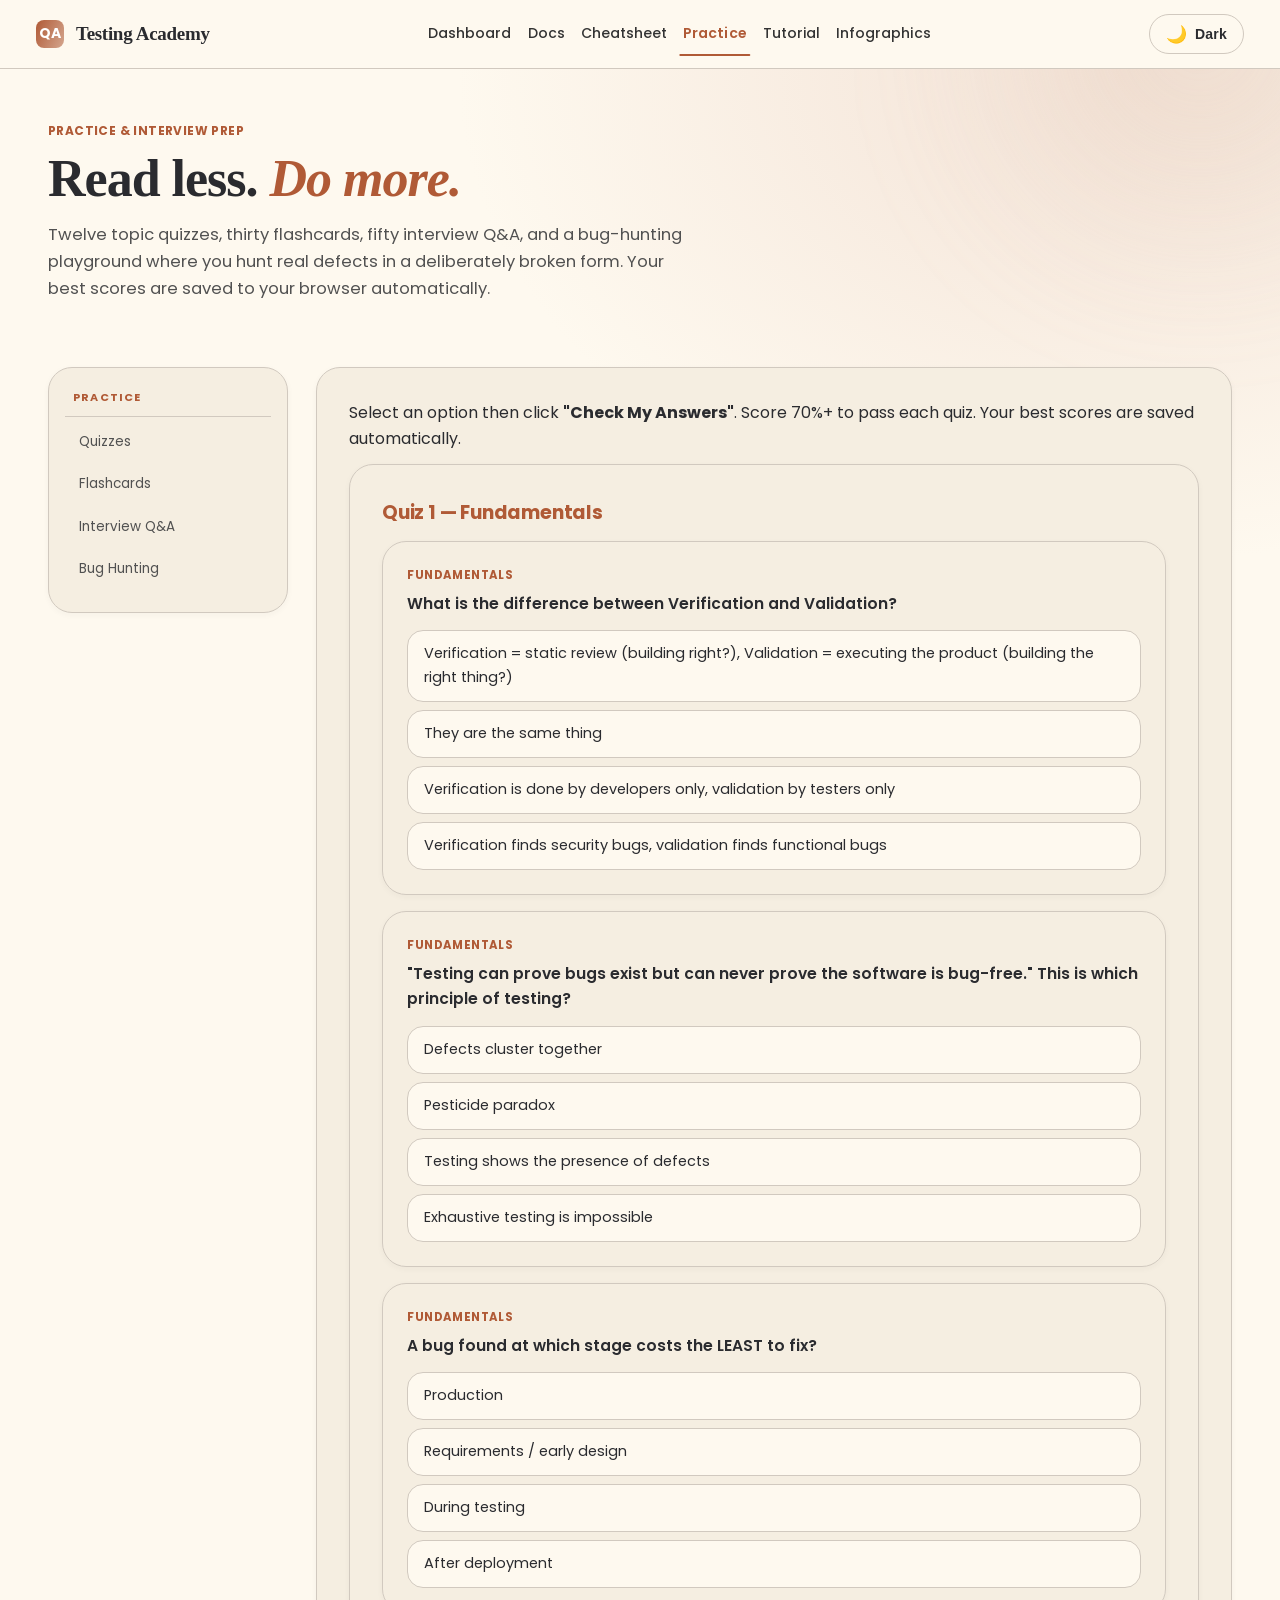
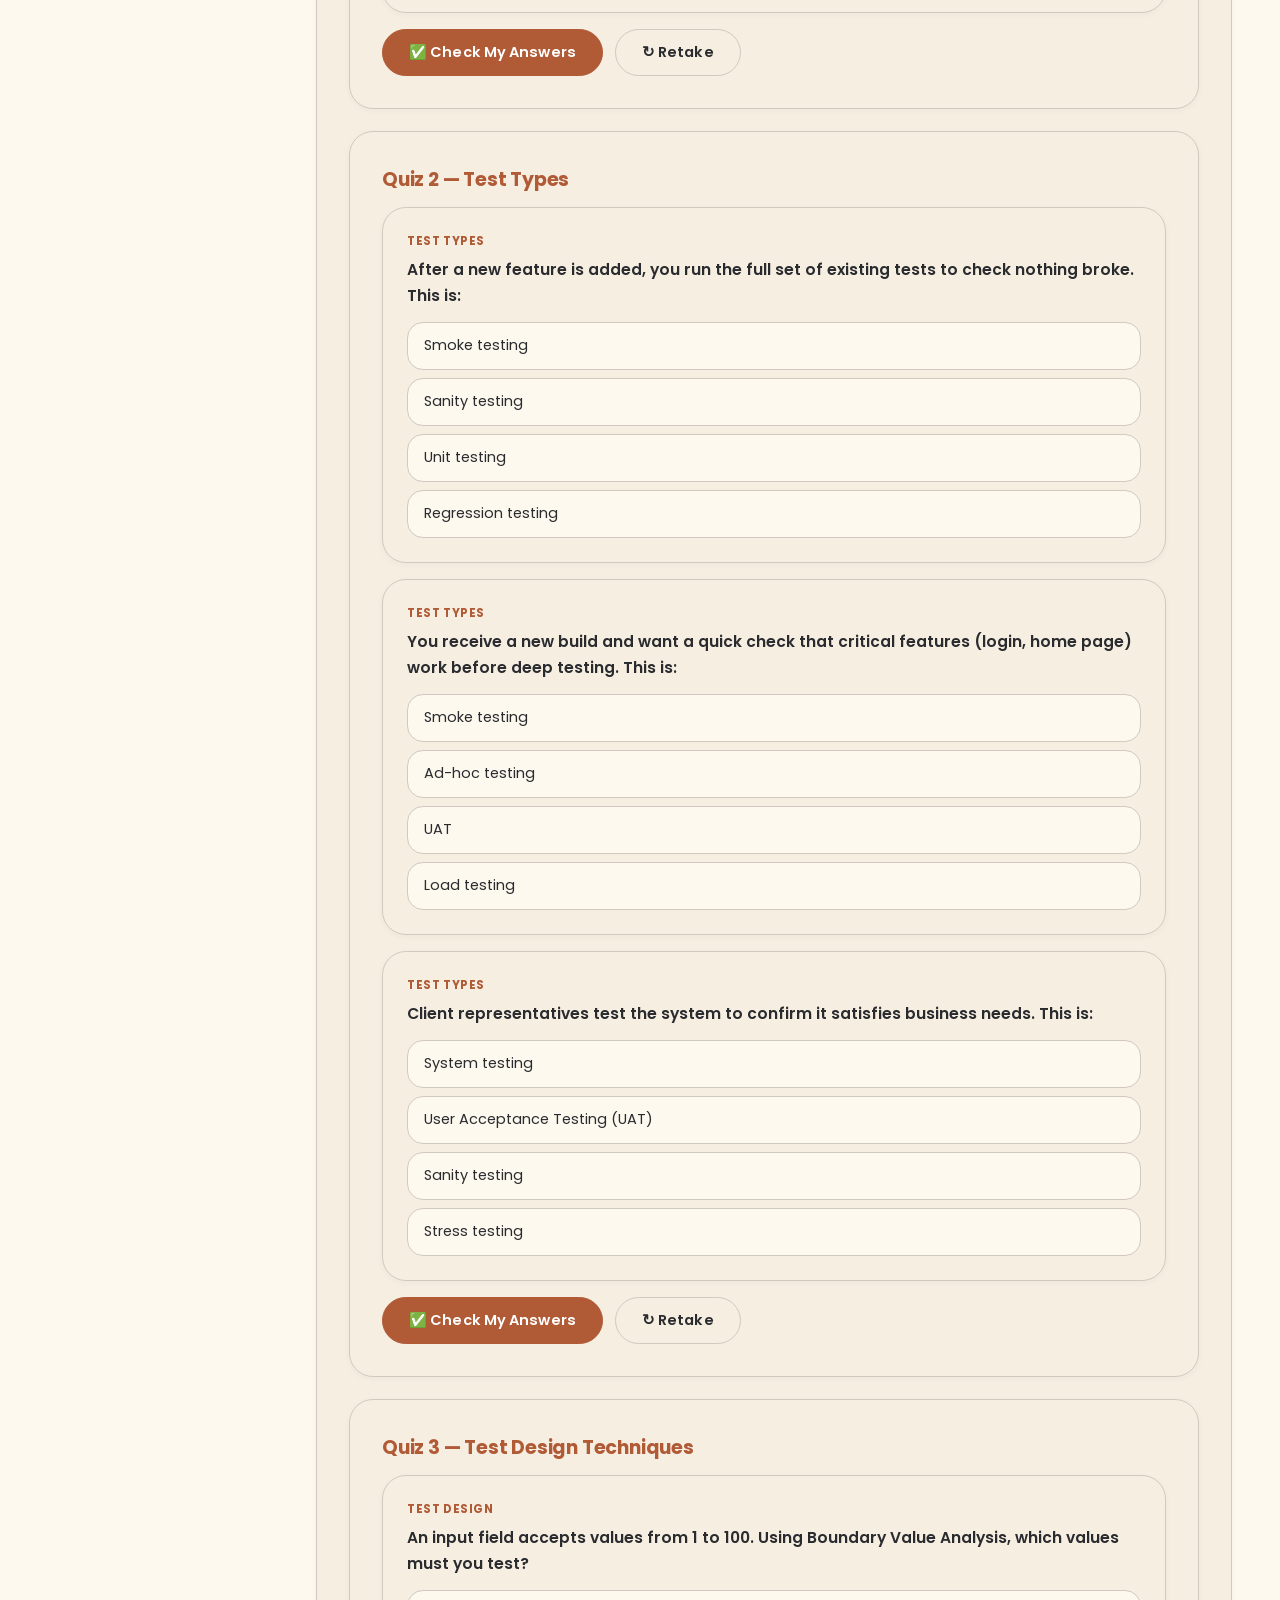
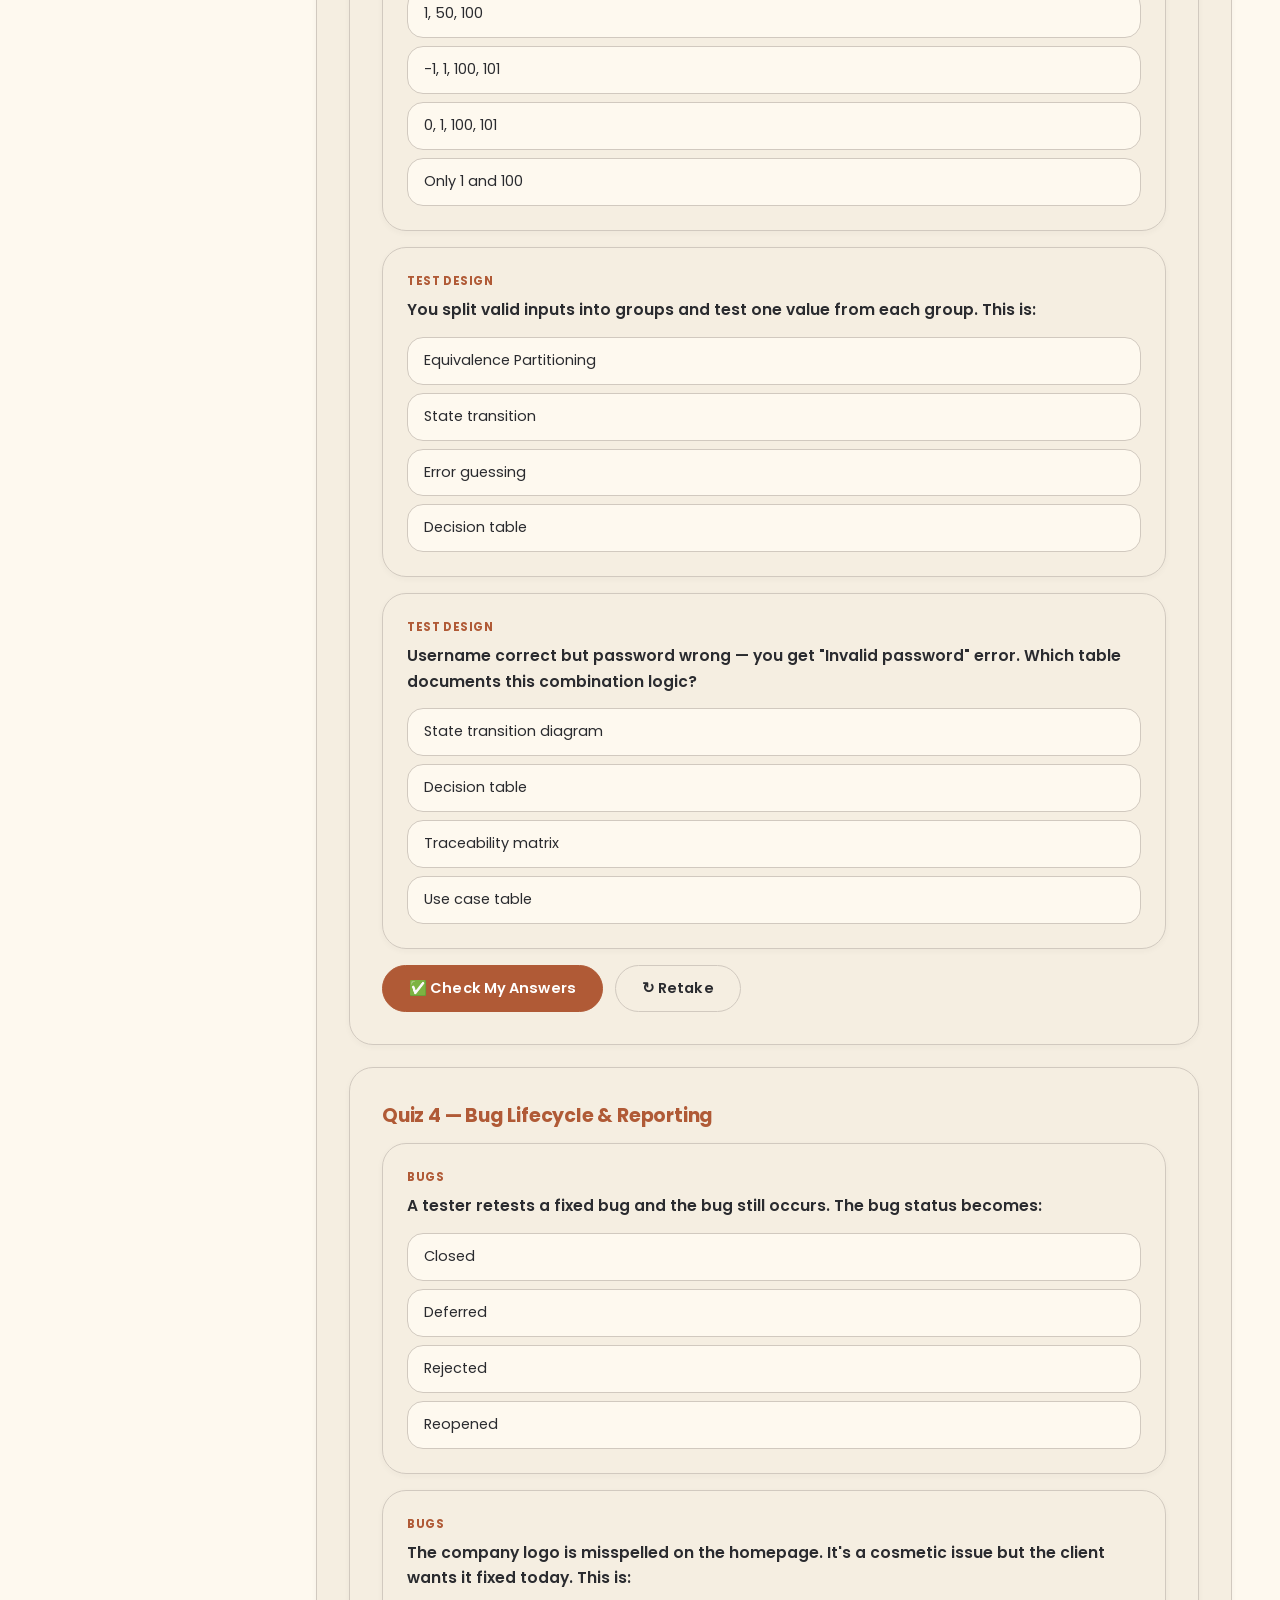
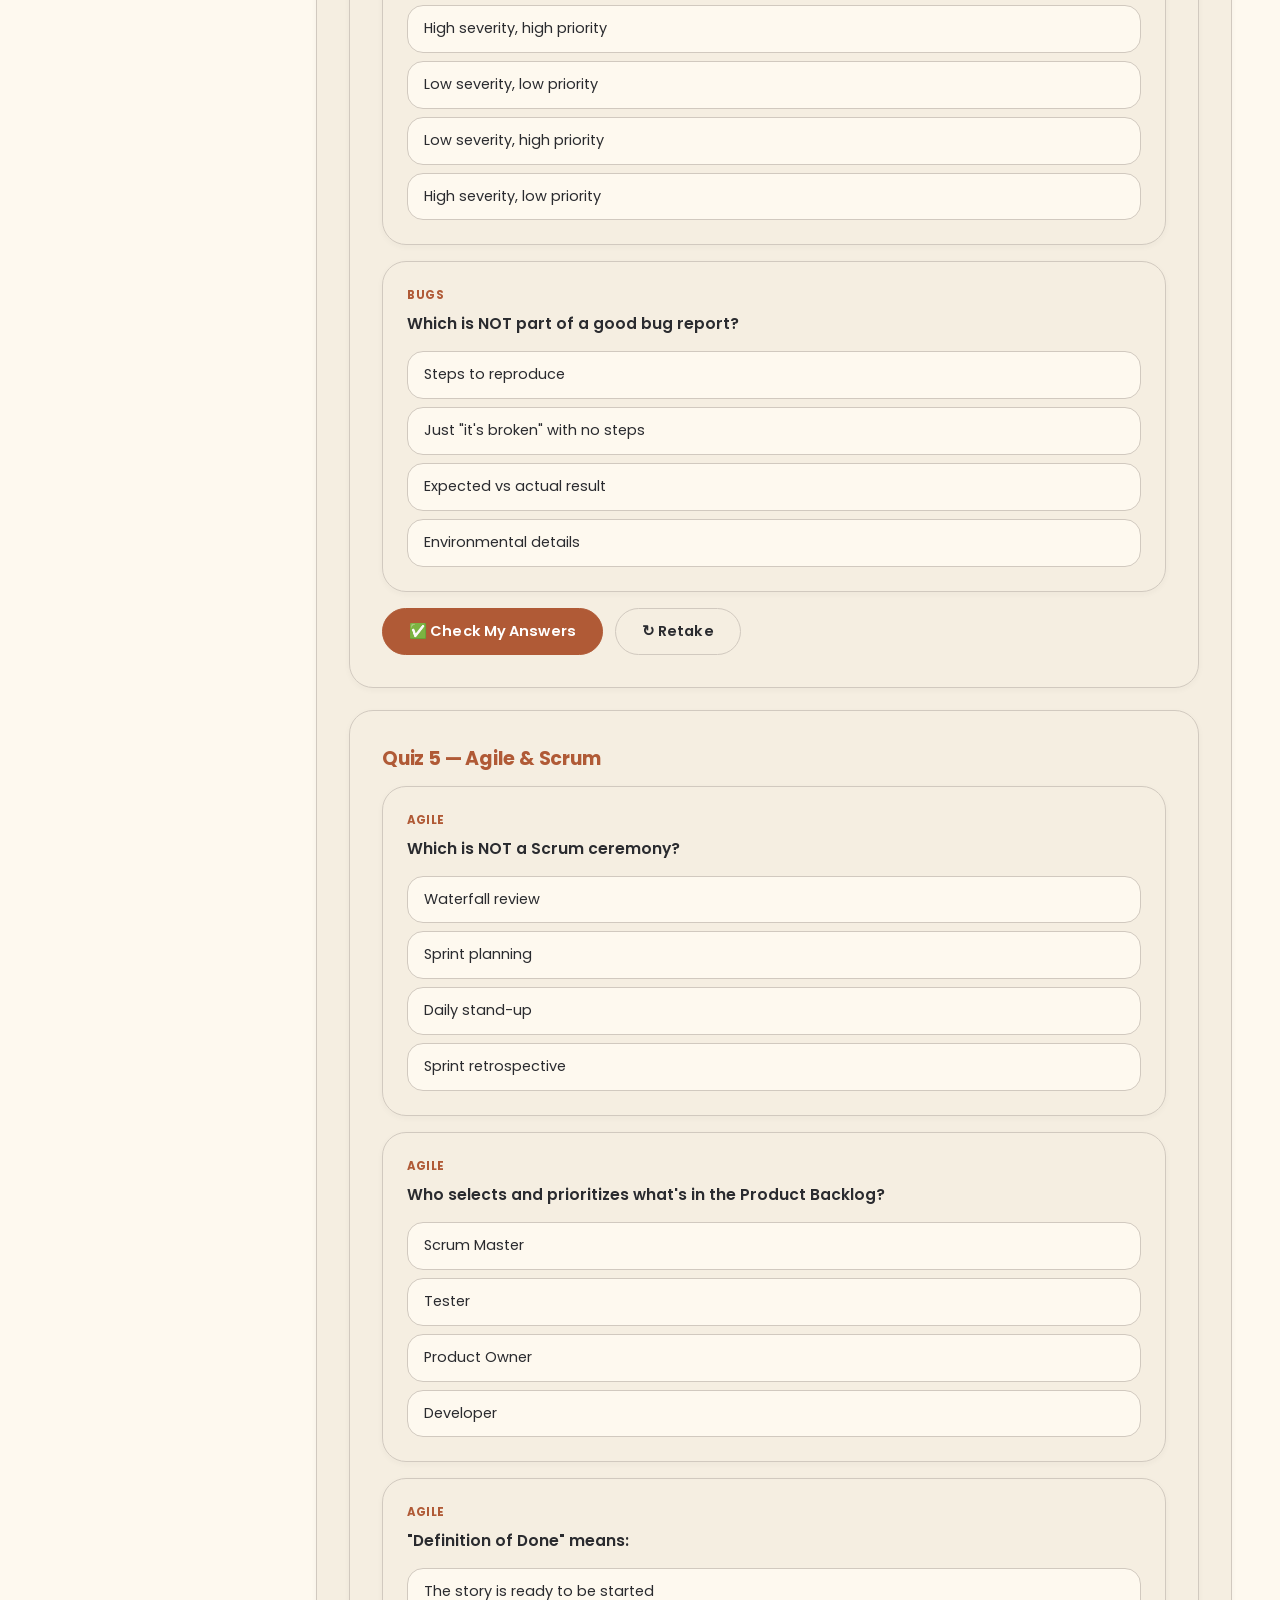
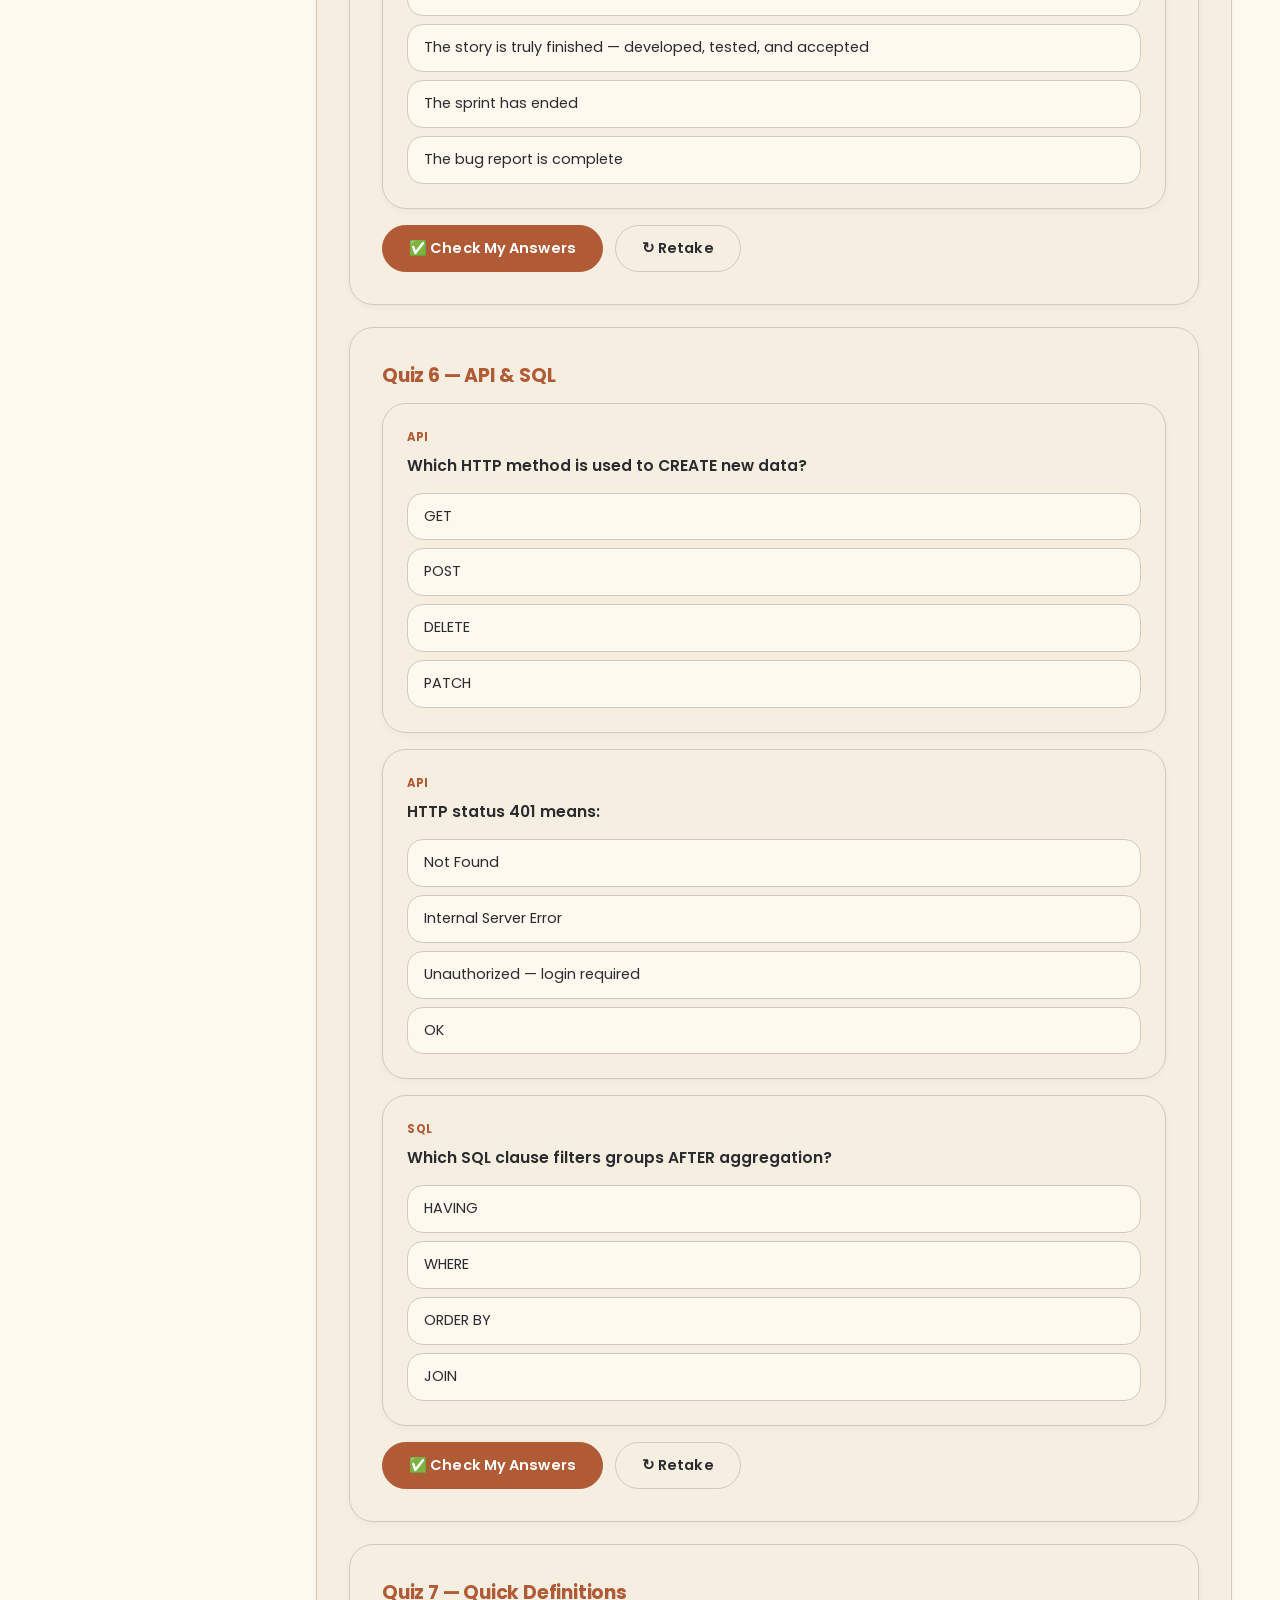
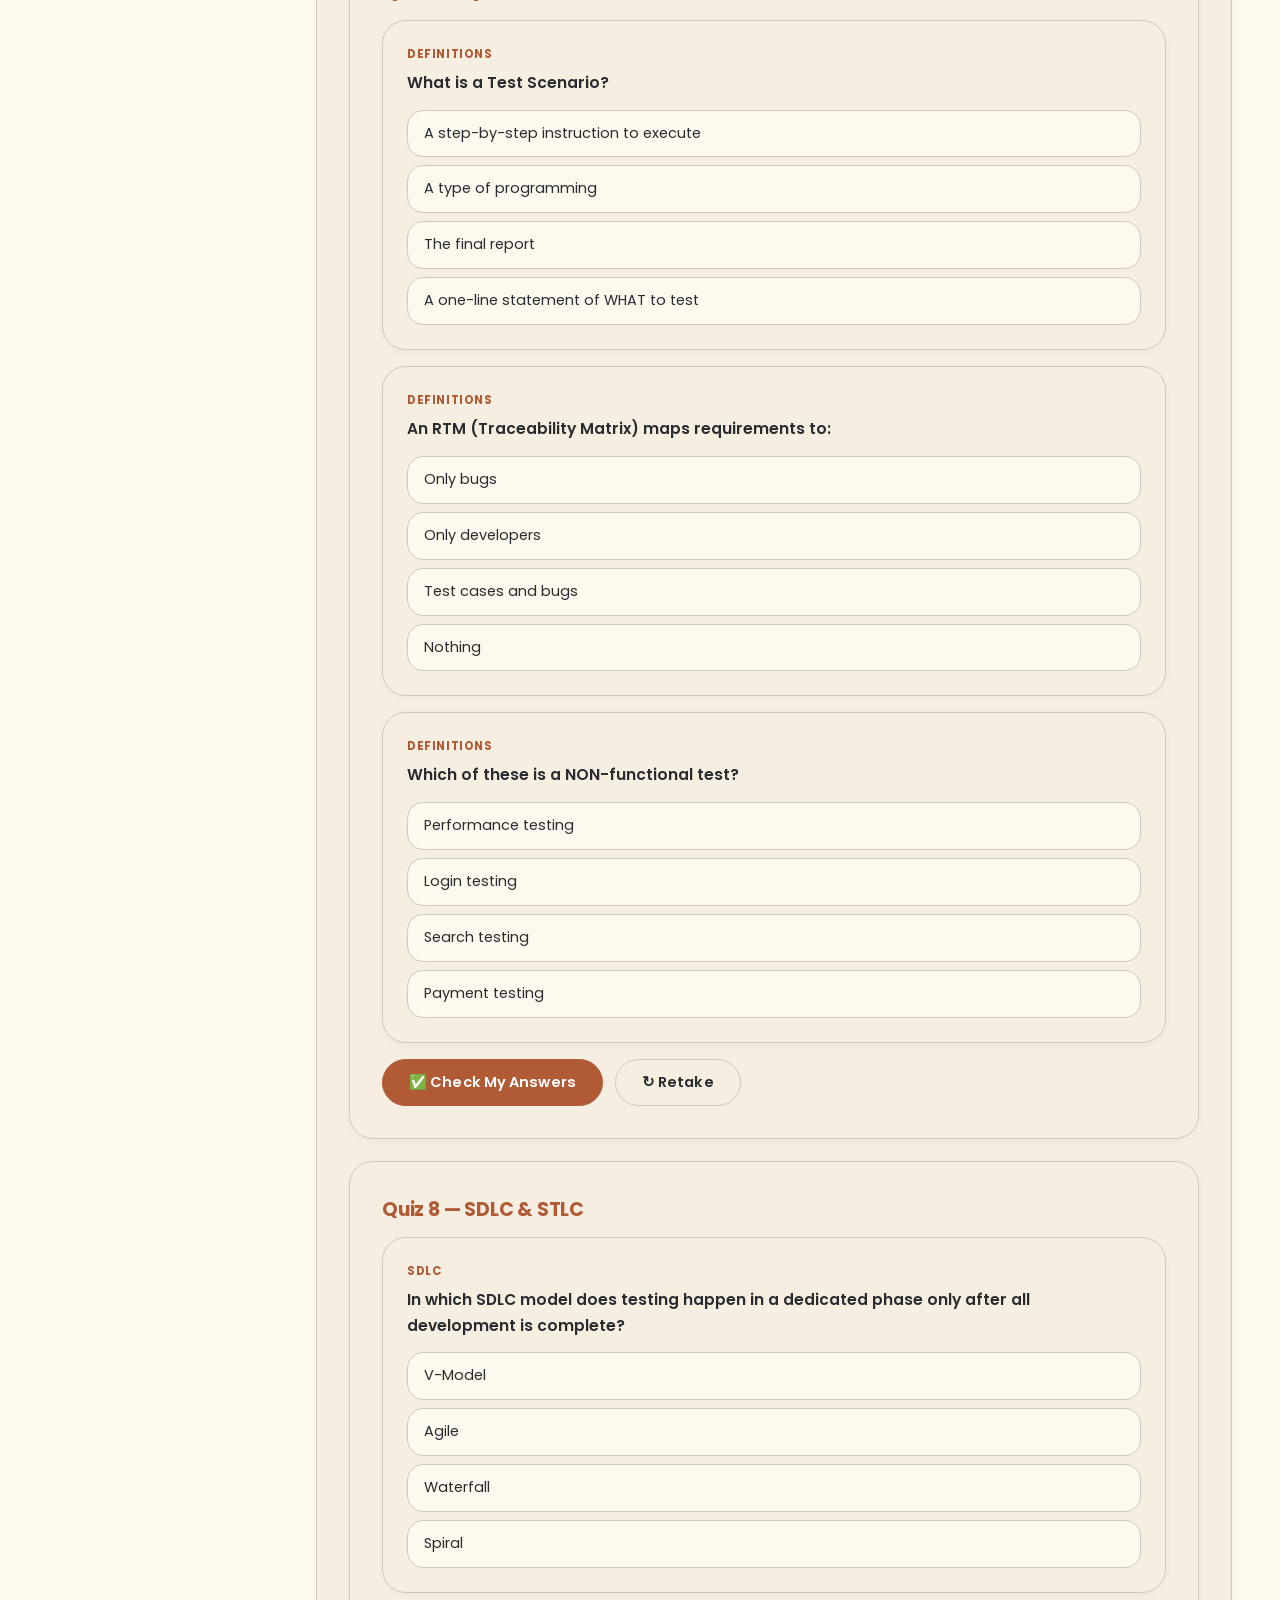
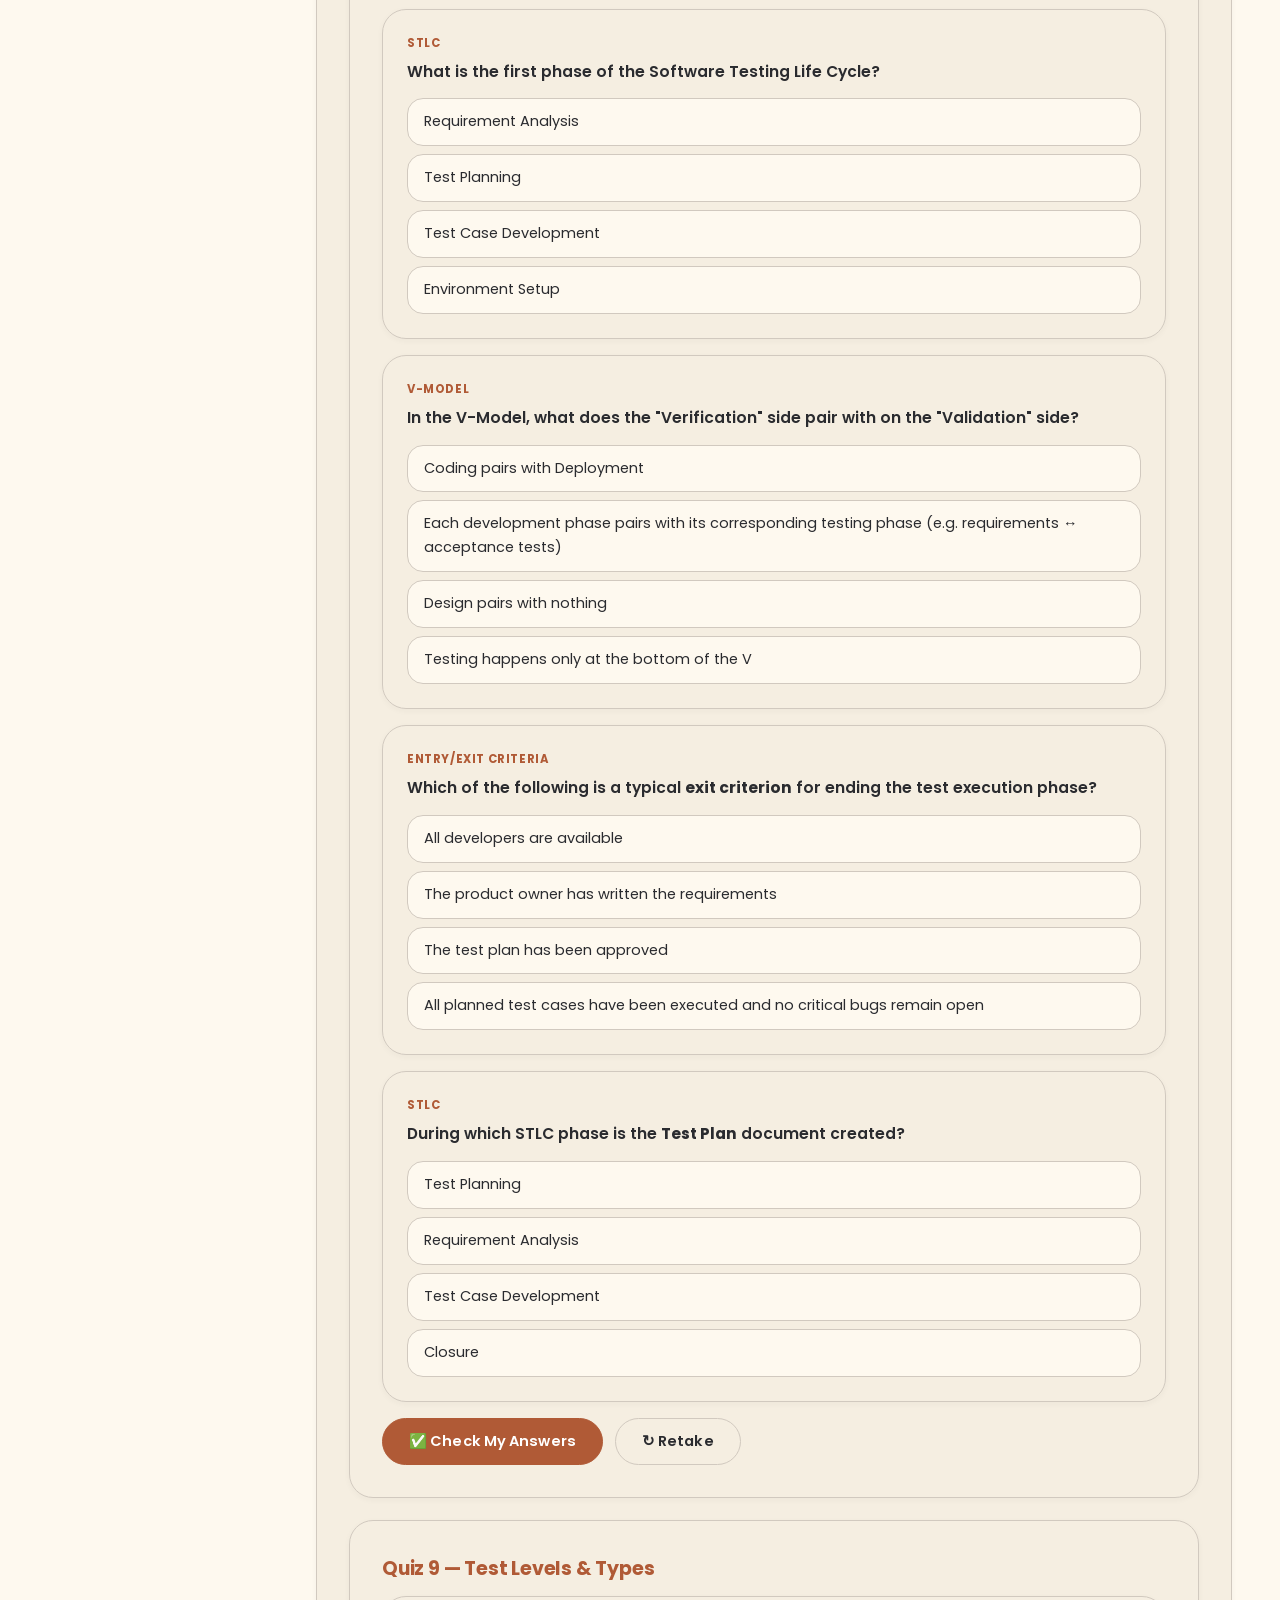
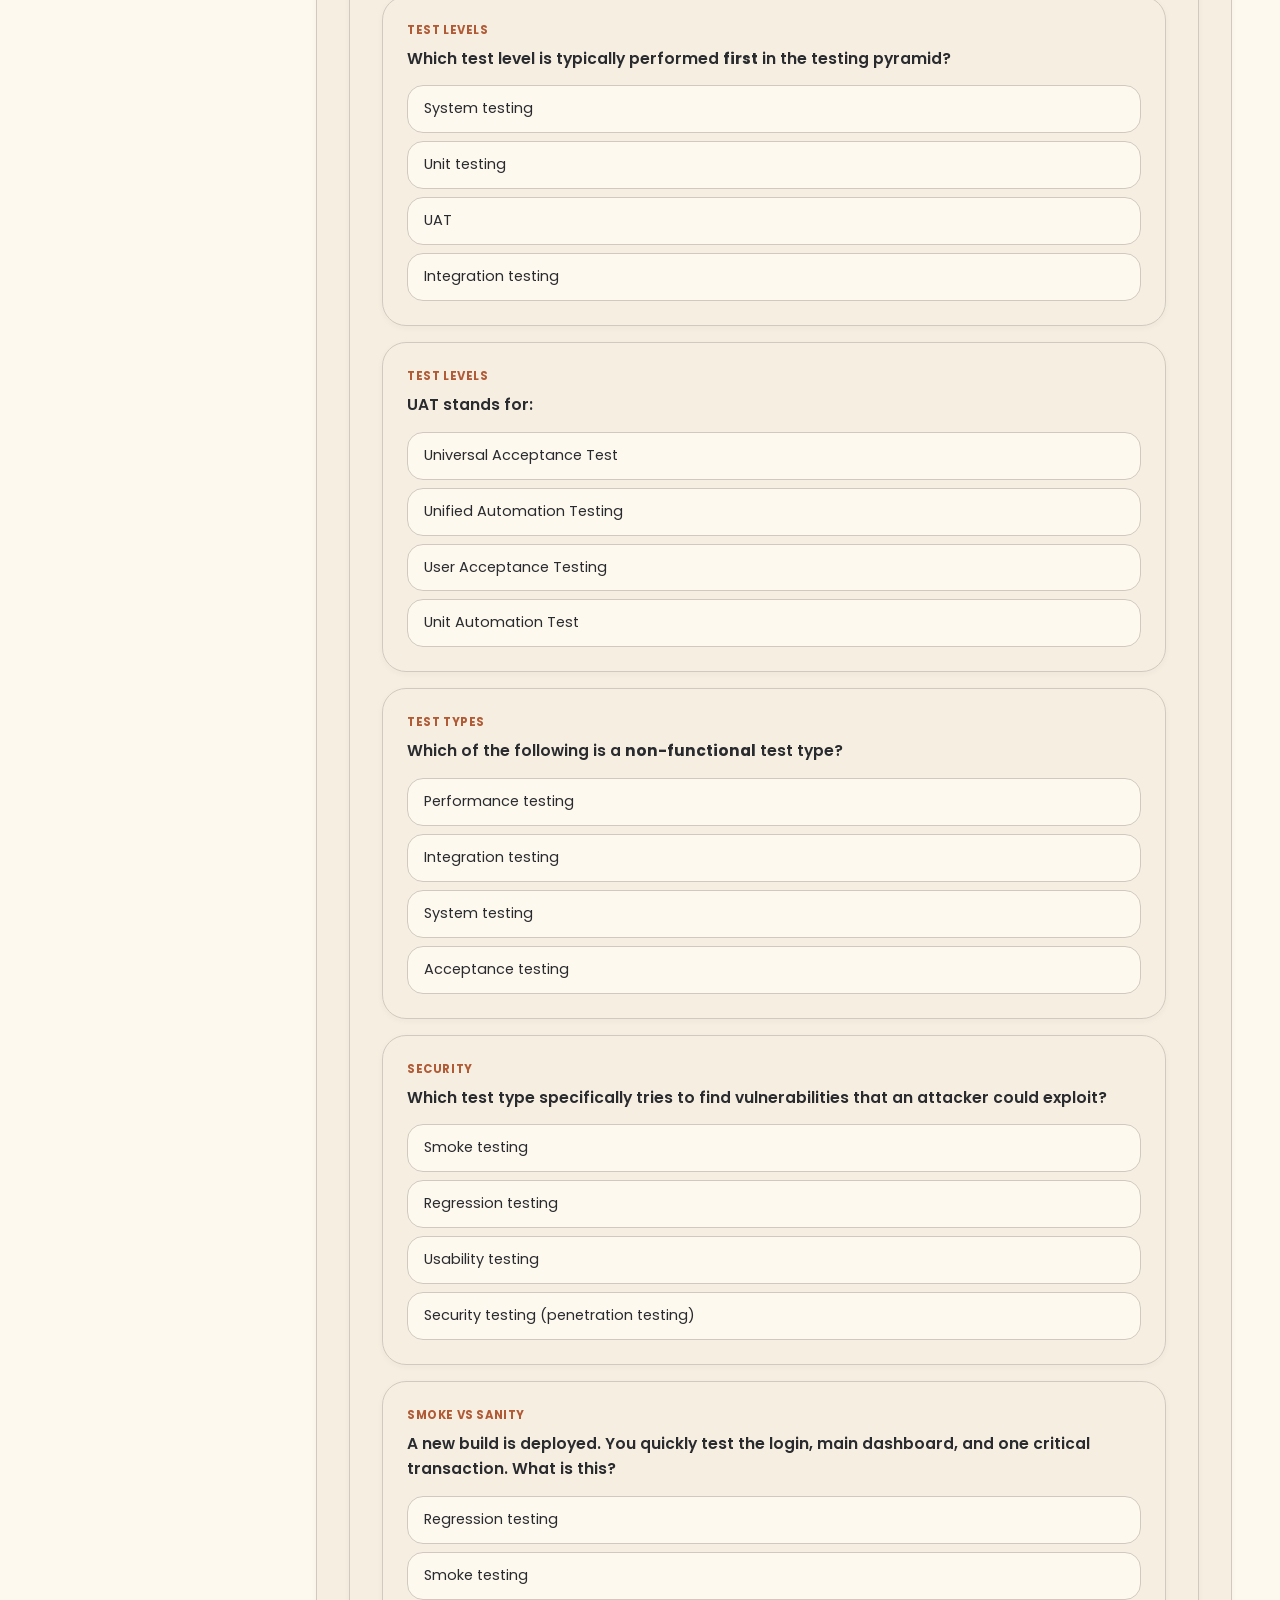
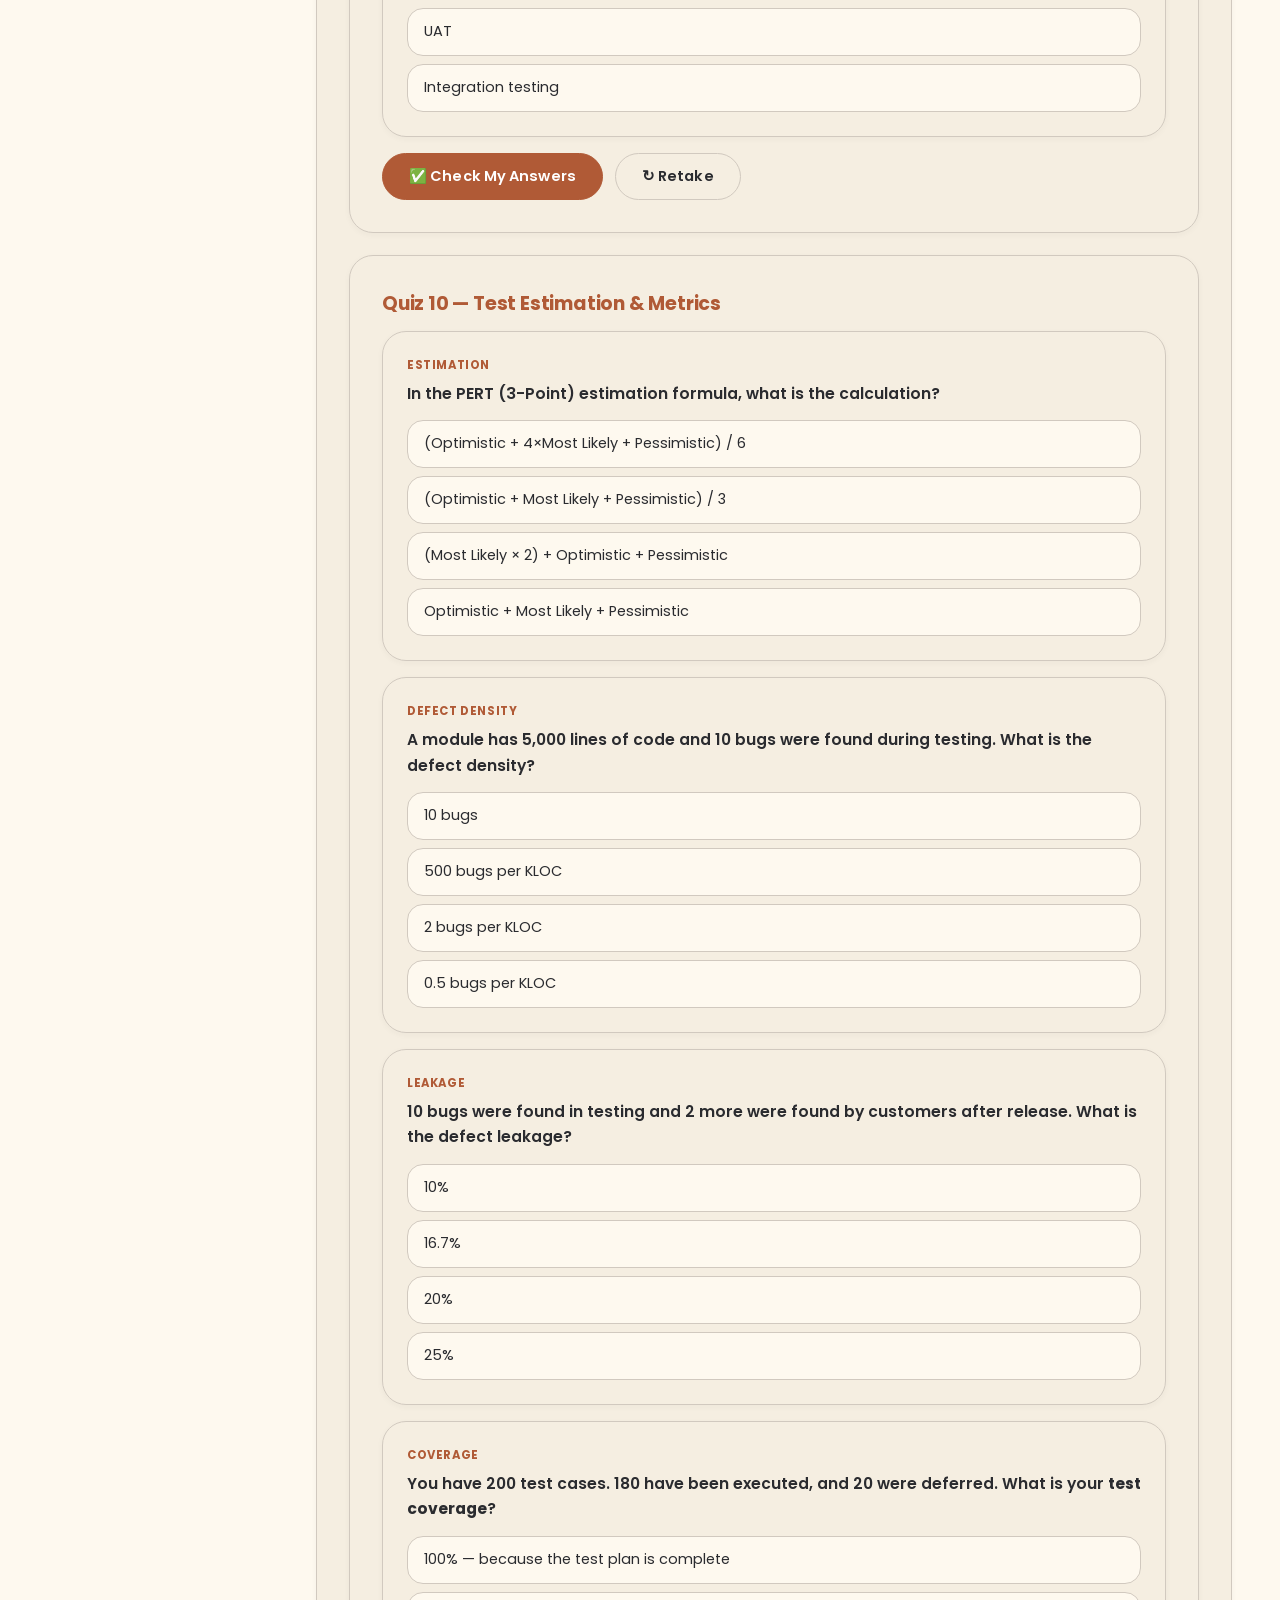
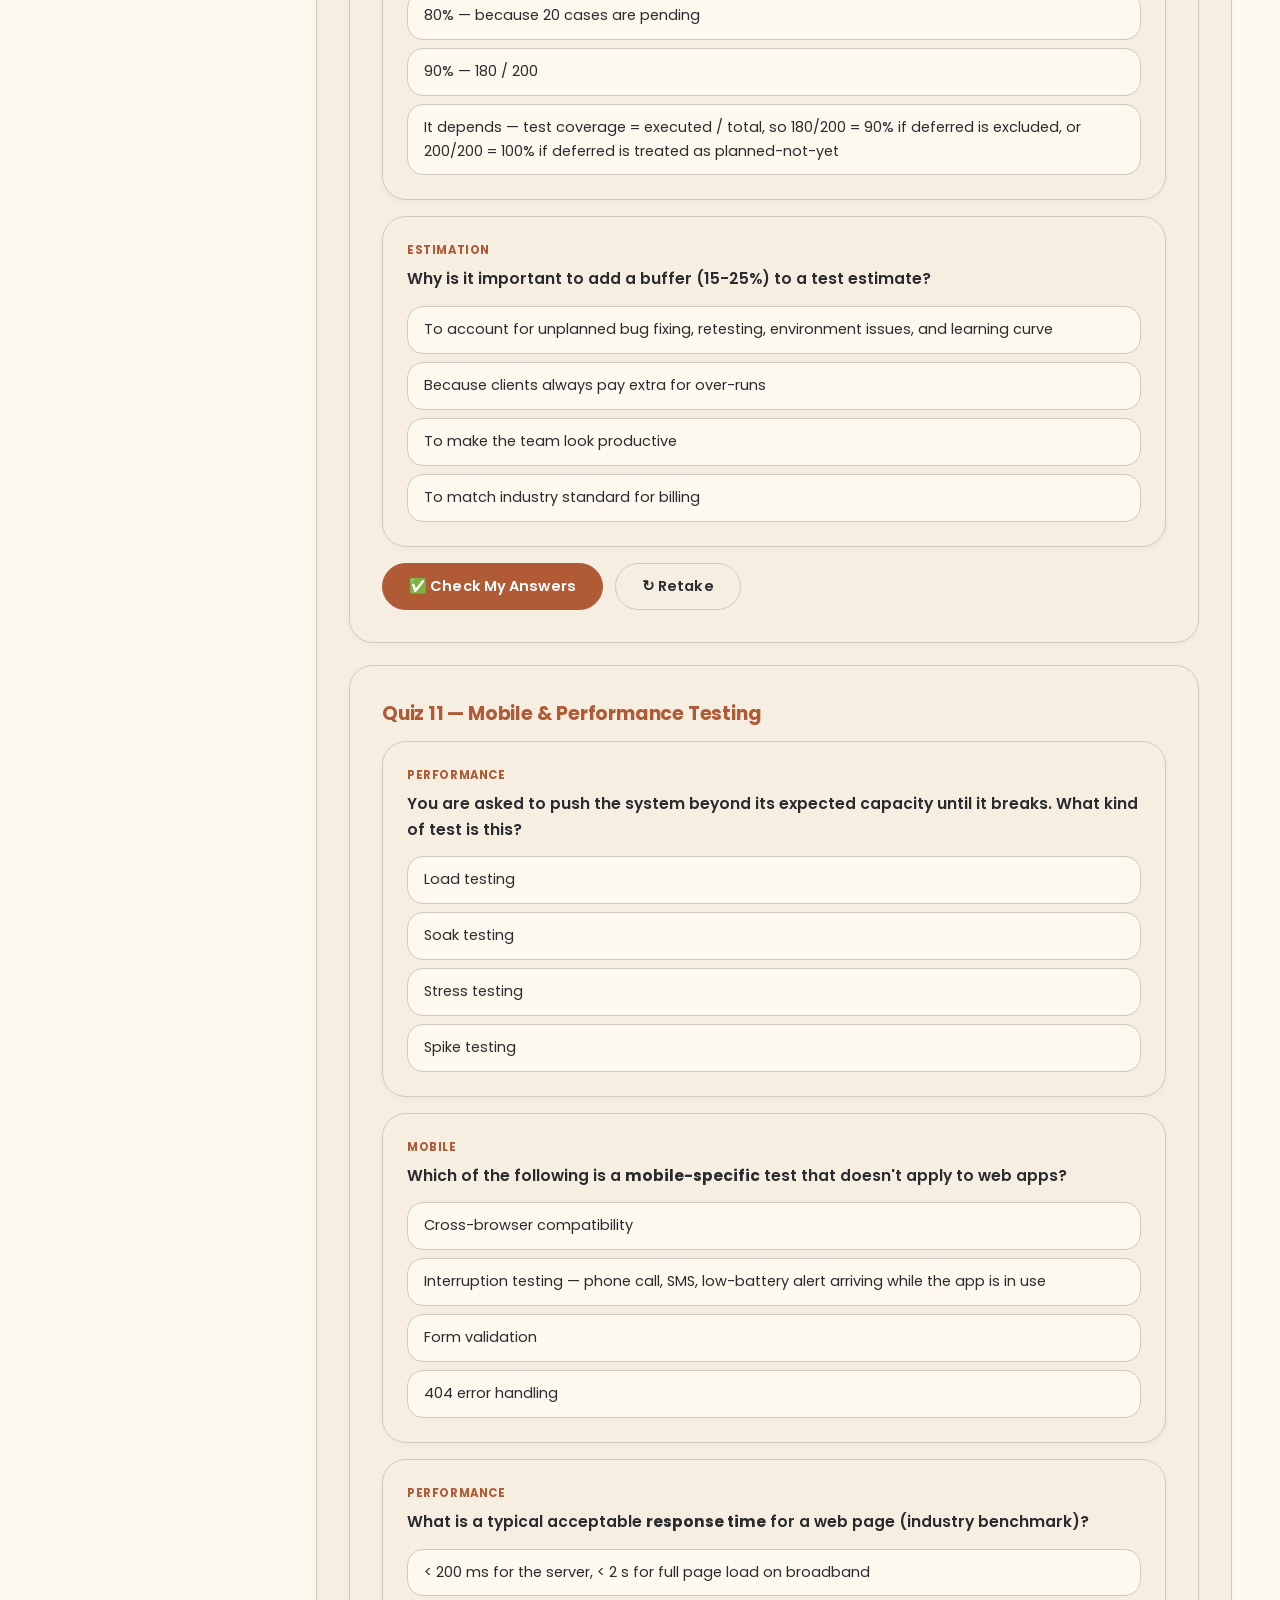
<file: practice.html>
﻿<!doctype html>
<html lang="en">
  <head>
    <meta charset="UTF-8" />
    <meta name="viewport" content="width=device-width, initial-scale=1.0" />
    <title>QA Testing Academy — Practice</title>
    <link rel="preconnect" href="https://fonts.googleapis.com" />
    <link rel="preconnect" href="https://fonts.gstatic.com" crossorigin />
    <link
      rel="stylesheet"
      href="https://fonts.googleapis.com/css2?family=Poppins:wght@300;400;500;600;700&display=swap"
    />
    <link rel="stylesheet" href="css/styles.css" />
    <script>
      // Apply saved theme before paint to avoid flash
      (function () {
        try {
          var t = localStorage.getItem("qat_theme_v1");
          if (!t) {
            t =
              window.matchMedia &&
              window.matchMedia("(prefers-color-scheme: dark)").matches
                ? "dark"
                : "light";
          }
          document.documentElement.setAttribute("data-theme", t);
        } catch (e) {}
      })();
    </script>
  </head>
  <body>
    <div class="layout">
      <!-- ============ TOP NAV (Apple-style, two rows) ============ -->
      <header class="topnav">
        <div class="topnav-main">
          <a class="topnav-logo" href="index.html">
            <span class="topnav-logo-mark">QA</span>
            <span class="topnav-logo-text">Testing Academy</span>
          </a>
          <button class="topnav-menu-btn" aria-label="Open menu">☰</button>
          <nav class="topnav-sections" aria-label="Primary">
            <a href="index.html" class="topnav-link">Dashboard</a>
            <a href="docs.html" class="topnav-link">Docs</a>
            <a href="cheatsheet.html" class="topnav-link">Cheatsheet</a>
            <a href="practice.html" class="topnav-link active">Practice</a>
            <a href="tutorial.html" class="topnav-link">Tutorial</a>
            <a href="infographics.html" class="topnav-link">Infographics</a>
          </nav>
          <div class="topnav-utils">
            <button
              class="theme-toggle"
              id="themeToggle"
              title="Toggle dark / light mode"
              aria-label="Toggle theme"
            >
              <span class="ico">🌙</span><span class="label">Dark</span>
            </button>
          </div>
        </div>
      </header>

      <!-- ============ MAIN ============ -->
      <div class="main">
        <div class="content">
          <div class="page-opener">
            <span class="eyebrow">Practice &amp; Interview Prep</span>
            <h1>Read less. <em>Do more.</em></h1>
            <p class="lead">
              Twelve topic quizzes, thirty flashcards, fifty interview Q&amp;A,
              and a bug-hunting playground where you hunt real defects in a
              deliberately broken form. Your best scores are saved to your
              browser automatically.
            </p>
          </div>

          <!-- ============ DOCS-LAYOUT: sticky left rail + scrollable body ============ -->
          <div class="docs-layout">
            <aside class="toc-rail" aria-label="Practice sections">
              <h4 class="toc-rail-title">Practice</h4>
              <ol class="toc-rail-list">
                <li>
                  <a href="#quiz" data-toc="quiz"
                    ><span class="toc-label">Quizzes</span></a
                  >
                </li>
                <li>
                  <a href="#flashcards" data-toc="flashcards"
                    ><span class="toc-label">Flashcards</span></a
                  >
                </li>
                <li>
                  <a href="#interview" data-toc="interview"
                    ><span class="toc-label">Interview Q&amp;A</span></a
                  >
                </li>
                <li>
                  <a href="#playground" data-toc="playground"
                    ><span class="toc-label">Bug Hunting</span></a
                  >
                </li>
              </ol>
            </aside>

            <div class="docs-body">
              <!-- ============ QUIZZES ============ -->
              <section class="doc-section" id="quiz">
                <p>
                  Select an option then click <b>"Check My Answers"</b>. Score
                  70%+ to pass each quiz. Your best scores are saved
                  automatically.
                </p>

                <!-- Quiz 1: fundamentals -->
                <div class="card" data-quiz="quiz_fundamentals">
                  <h3>Quiz 1 — Fundamentals</h3>
                  <div class="quiz-q" data-answer="A">
                    <div class="q-tag">Fundamentals</div>
                    <div class="q-text">
                      What is the difference between Verification and
                      Validation?
                    </div>
                    <div class="opts">
                      <div class="opt" data-opt="A">
                        Verification = static review (building right?),
                        Validation = executing the product (building the right
                        thing?)
                      </div>
                      <div class="opt" data-opt="B">
                        They are the same thing
                      </div>
                      <div class="opt" data-opt="C">
                        Verification is done by developers only, validation by
                        testers only
                      </div>
                      <div class="opt" data-opt="D">
                        Verification finds security bugs, validation finds
                        functional bugs
                      </div>
                    </div>
                    <div class="explain">
                      Verification checks documents/code against requirements
                      (static, no execution). Validation runs the software to
                      confirm it meets user needs.
                    </div>
                  </div>
                  <div class="quiz-q" data-answer="C">
                    <div class="q-tag">Fundamentals</div>
                    <div class="q-text">
                      "Testing can prove bugs exist but can never prove the
                      software is bug-free." This is which principle of testing?
                    </div>
                    <div class="opts">
                      <div class="opt" data-opt="A">
                        Defects cluster together
                      </div>
                      <div class="opt" data-opt="B">Pesticide paradox</div>
                      <div class="opt" data-opt="C">
                        Testing shows the presence of defects
                      </div>
                      <div class="opt" data-opt="D">
                        Exhaustive testing is impossible
                      </div>
                    </div>
                    <div class="explain">
                      Principle #1: testing shows the presence of defects, not
                      their absence.
                    </div>
                  </div>
                  <div class="quiz-q" data-answer="B">
                    <div class="q-tag">Fundamentals</div>
                    <div class="q-text">
                      A bug found at which stage costs the LEAST to fix?
                    </div>
                    <div class="opts">
                      <div class="opt" data-opt="A">Production</div>
                      <div class="opt" data-opt="B">
                        Requirements / early design
                      </div>
                      <div class="opt" data-opt="C">During testing</div>
                      <div class="opt" data-opt="D">After deployment</div>
                    </div>
                    <div class="explain">
                      Early testing saves time and money — a bug found in
                      requirements costs ~10x less than in production.
                    </div>
                  </div>
                  <div
                    class="quiz-result"
                    style="
                      display: none;
                      font-weight: 700;
                      margin-top: 12px;
                      padding: 12px;
                      background: var(--terracotta-tint);
                      border-radius: 8px;
                    "
                  ></div>
                  <div style="margin-top: 12px">
                    <button class="btn check-quiz">✅ Check My Answers</button>
                    <button
                      class="btn ghost reset-quiz"
                      style="margin-left: 8px"
                    >
                      ↻ Retake
                    </button>
                  </div>
                </div>

                <!-- Quiz 2: test types -->
                <div class="card" data-quiz="quiz_types">
                  <h3>Quiz 2 — Test Types</h3>
                  <div class="quiz-q" data-answer="D">
                    <div class="q-tag">Test Types</div>
                    <div class="q-text">
                      After a new feature is added, you run the full set of
                      existing tests to check nothing broke. This is:
                    </div>
                    <div class="opts">
                      <div class="opt" data-opt="A">Smoke testing</div>
                      <div class="opt" data-opt="B">Sanity testing</div>
                      <div class="opt" data-opt="C">Unit testing</div>
                      <div class="opt" data-opt="D">Regression testing</div>
                    </div>
                    <div class="explain">
                      Regression ensures new changes did not break existing
                      functionality.
                    </div>
                  </div>
                  <div class="quiz-q" data-answer="A">
                    <div class="q-tag">Test Types</div>
                    <div class="q-text">
                      You receive a new build and want a quick check that
                      critical features (login, home page) work before deep
                      testing. This is:
                    </div>
                    <div class="opts">
                      <div class="opt" data-opt="A">Smoke testing</div>
                      <div class="opt" data-opt="B">Ad-hoc testing</div>
                      <div class="opt" data-opt="C">UAT</div>
                      <div class="opt" data-opt="D">Load testing</div>
                    </div>
                    <div class="explain">
                      Smoke testing is the quick "build is testable?" check on
                      critical features.
                    </div>
                  </div>
                  <div class="quiz-q" data-answer="B">
                    <div class="q-tag">Test Types</div>
                    <div class="q-text">
                      Client representatives test the system to confirm it
                      satisfies business needs. This is:
                    </div>
                    <div class="opts">
                      <div class="opt" data-opt="A">System testing</div>
                      <div class="opt" data-opt="B">
                        User Acceptance Testing (UAT)
                      </div>
                      <div class="opt" data-opt="C">Sanity testing</div>
                      <div class="opt" data-opt="D">Stress testing</div>
                    </div>
                    <div class="explain">
                      UAT is done by business/users to accept the product.
                    </div>
                  </div>
                  <div
                    class="quiz-result"
                    style="
                      display: none;
                      font-weight: 700;
                      margin-top: 12px;
                      padding: 12px;
                      background: var(--terracotta-tint);
                      border-radius: 8px;
                    "
                  ></div>
                  <div style="margin-top: 12px">
                    <button class="btn check-quiz">✅ Check My Answers</button>
                    <button
                      class="btn ghost reset-quiz"
                      style="margin-left: 8px"
                    >
                      ↻ Retake
                    </button>
                  </div>
                </div>

                <!-- Quiz 3: design techniques -->
                <div class="card" data-quiz="quiz_design">
                  <h3>Quiz 3 — Test Design Techniques</h3>
                  <div class="quiz-q" data-answer="C">
                    <div class="q-tag">Test Design</div>
                    <div class="q-text">
                      An input field accepts values from 1 to 100. Using
                      Boundary Value Analysis, which values must you test?
                    </div>
                    <div class="opts">
                      <div class="opt" data-opt="A">1, 50, 100</div>
                      <div class="opt" data-opt="B">-1, 1, 100, 101</div>
                      <div class="opt" data-opt="C">0, 1, 100, 101</div>
                      <div class="opt" data-opt="D">Only 1 and 100</div>
                    </div>
                    <div class="explain">
                      BVA tests just below, at, and just above boundaries: 0
                      (below min), 1 (min), 100 (max), 101 (above max).
                    </div>
                  </div>
                  <div class="quiz-q" data-answer="A">
                    <div class="q-tag">Test Design</div>
                    <div class="q-text">
                      You split valid inputs into groups and test one value from
                      each group. This is:
                    </div>
                    <div class="opts">
                      <div class="opt" data-opt="A">
                        Equivalence Partitioning
                      </div>
                      <div class="opt" data-opt="B">State transition</div>
                      <div class="opt" data-opt="C">Error guessing</div>
                      <div class="opt" data-opt="D">Decision table</div>
                    </div>
                    <div class="explain">
                      EP groups inputs that behave the same; testing one value
                      from each group is enough.
                    </div>
                  </div>
                  <div class="quiz-q" data-answer="B">
                    <div class="q-tag">Test Design</div>
                    <div class="q-text">
                      Username correct but password wrong — you get "Invalid
                      password" error. Which table documents this combination
                      logic?
                    </div>
                    <div class="opts">
                      <div class="opt" data-opt="A">
                        State transition diagram
                      </div>
                      <div class="opt" data-opt="B">Decision table</div>
                      <div class="opt" data-opt="C">Traceability matrix</div>
                      <div class="opt" data-opt="D">Use case table</div>
                    </div>
                    <div class="explain">
                      Decision tables capture combinations of conditions and
                      their results — great for business rules.
                    </div>
                  </div>
                  <div
                    class="quiz-result"
                    style="
                      display: none;
                      font-weight: 700;
                      margin-top: 12px;
                      padding: 12px;
                      background: var(--terracotta-tint);
                      border-radius: 8px;
                    "
                  ></div>
                  <div style="margin-top: 12px">
                    <button class="btn check-quiz">✅ Check My Answers</button>
                    <button
                      class="btn ghost reset-quiz"
                      style="margin-left: 8px"
                    >
                      ↻ Retake
                    </button>
                  </div>
                </div>

                <!-- Quiz 4: bug lifecycle -->
                <div class="card" data-quiz="quiz_bug">
                  <h3>Quiz 4 — Bug Lifecycle &amp; Reporting</h3>
                  <div class="quiz-q" data-answer="D">
                    <div class="q-tag">Bugs</div>
                    <div class="q-text">
                      A tester retests a fixed bug and the bug still occurs. The
                      bug status becomes:
                    </div>
                    <div class="opts">
                      <div class="opt" data-opt="A">Closed</div>
                      <div class="opt" data-opt="B">Deferred</div>
                      <div class="opt" data-opt="C">Rejected</div>
                      <div class="opt" data-opt="D">Reopened</div>
                    </div>
                    <div class="explain">
                      When a fix doesn't work, the bug is Reopened and goes back
                      to the developer.
                    </div>
                  </div>
                  <div class="quiz-q" data-answer="C">
                    <div class="q-tag">Bugs</div>
                    <div class="q-text">
                      The company logo is misspelled on the homepage. It's a
                      cosmetic issue but the client wants it fixed today. This
                      is:
                    </div>
                    <div class="opts">
                      <div class="opt" data-opt="A">
                        High severity, high priority
                      </div>
                      <div class="opt" data-opt="B">
                        Low severity, low priority
                      </div>
                      <div class="opt" data-opt="C">
                        Low severity, high priority
                      </div>
                      <div class="opt" data-opt="D">
                        High severity, low priority
                      </div>
                    </div>
                    <div class="explain">
                      Spelling/cosmetic = LOW severity, but business urgency
                      makes it HIGH priority.
                    </div>
                  </div>
                  <div class="quiz-q" data-answer="B">
                    <div class="q-tag">Bugs</div>
                    <div class="q-text">
                      Which is NOT part of a good bug report?
                    </div>
                    <div class="opts">
                      <div class="opt" data-opt="A">Steps to reproduce</div>
                      <div class="opt" data-opt="B">
                        Just "it's broken" with no steps
                      </div>
                      <div class="opt" data-opt="C">
                        Expected vs actual result
                      </div>
                      <div class="opt" data-opt="D">Environmental details</div>
                    </div>
                    <div class="explain">
                      A bug without clear steps can't be reproduced or fixed.
                      Always document everything.
                    </div>
                  </div>
                  <div
                    class="quiz-result"
                    style="
                      display: none;
                      font-weight: 700;
                      margin-top: 12px;
                      padding: 12px;
                      background: var(--terracotta-tint);
                      border-radius: 8px;
                    "
                  ></div>
                  <div style="margin-top: 12px">
                    <button class="btn check-quiz">✅ Check My Answers</button>
                    <button
                      class="btn ghost reset-quiz"
                      style="margin-left: 8px"
                    >
                      ↻ Retake
                    </button>
                  </div>
                </div>

                <!-- Quiz 5: agile -->
                <div class="card" data-quiz="quiz_agile">
                  <h3>Quiz 5 — Agile &amp; Scrum</h3>
                  <div class="quiz-q" data-answer="A">
                    <div class="q-tag">Agile</div>
                    <div class="q-text">Which is NOT a Scrum ceremony?</div>
                    <div class="opts">
                      <div class="opt" data-opt="A">Waterfall review</div>
                      <div class="opt" data-opt="B">Sprint planning</div>
                      <div class="opt" data-opt="C">Daily stand-up</div>
                      <div class="opt" data-opt="D">Sprint retrospective</div>
                    </div>
                    <div class="explain">
                      Waterfall isn't a Scrum ceremony — Scrum has planning,
                      stand-up, review, retrospective, and refinement.
                    </div>
                  </div>
                  <div class="quiz-q" data-answer="C">
                    <div class="q-tag">Agile</div>
                    <div class="q-text">
                      Who selects and prioritizes what's in the Product Backlog?
                    </div>
                    <div class="opts">
                      <div class="opt" data-opt="A">Scrum Master</div>
                      <div class="opt" data-opt="B">Tester</div>
                      <div class="opt" data-opt="C">Product Owner</div>
                      <div class="opt" data-opt="D">Developer</div>
                    </div>
                    <div class="explain">
                      The Product Owner owns the backlog and its priorities.
                    </div>
                  </div>
                  <div class="quiz-q" data-answer="B">
                    <div class="q-tag">Agile</div>
                    <div class="q-text">"Definition of Done" means:</div>
                    <div class="opts">
                      <div class="opt" data-opt="A">
                        The story is ready to be started
                      </div>
                      <div class="opt" data-opt="B">
                        The story is truly finished — developed, tested, and
                        accepted
                      </div>
                      <div class="opt" data-opt="C">The sprint has ended</div>
                      <div class="opt" data-opt="D">
                        The bug report is complete
                      </div>
                    </div>
                    <div class="explain">
                      DoD = the shared checklist for "finished". DoR = ready to
                      start.
                    </div>
                  </div>
                  <div
                    class="quiz-result"
                    style="
                      display: none;
                      font-weight: 700;
                      margin-top: 12px;
                      padding: 12px;
                      background: var(--terracotta-tint);
                      border-radius: 8px;
                    "
                  ></div>
                  <div style="margin-top: 12px">
                    <button class="btn check-quiz">✅ Check My Answers</button>
                    <button
                      class="btn ghost reset-quiz"
                      style="margin-left: 8px"
                    >
                      ↻ Retake
                    </button>
                  </div>
                </div>

                <!-- Quiz 6: api & sql -->
                <div class="card" data-quiz="quiz_apitools">
                  <h3>Quiz 6 — API &amp; SQL</h3>
                  <div class="quiz-q" data-answer="B">
                    <div class="q-tag">API</div>
                    <div class="q-text">
                      Which HTTP method is used to CREATE new data?
                    </div>
                    <div class="opts">
                      <div class="opt" data-opt="A">GET</div>
                      <div class="opt" data-opt="B">POST</div>
                      <div class="opt" data-opt="C">DELETE</div>
                      <div class="opt" data-opt="D">PATCH</div>
                    </div>
                    <div class="explain">
                      POST creates; GET reads; PUT/PATCH update; DELETE removes.
                    </div>
                  </div>
                  <div class="quiz-q" data-answer="C">
                    <div class="q-tag">API</div>
                    <div class="q-text">HTTP status 401 means:</div>
                    <div class="opts">
                      <div class="opt" data-opt="A">Not Found</div>
                      <div class="opt" data-opt="B">Internal Server Error</div>
                      <div class="opt" data-opt="C">
                        Unauthorized — login required
                      </div>
                      <div class="opt" data-opt="D">OK</div>
                    </div>
                    <div class="explain">
                      401 = unauthenticated (not logged in). 403 = forbidden
                      (logged in but no permission).
                    </div>
                  </div>
                  <div class="quiz-q" data-answer="A">
                    <div class="q-tag">SQL</div>
                    <div class="q-text">
                      Which SQL clause filters groups AFTER aggregation?
                    </div>
                    <div class="opts">
                      <div class="opt" data-opt="A">HAVING</div>
                      <div class="opt" data-opt="B">WHERE</div>
                      <div class="opt" data-opt="C">ORDER BY</div>
                      <div class="opt" data-opt="D">JOIN</div>
                    </div>
                    <div class="explain">
                      WHERE filters rows before grouping; HAVING filters groups
                      after GROUP BY.
                    </div>
                  </div>
                  <div
                    class="quiz-result"
                    style="
                      display: none;
                      font-weight: 700;
                      margin-top: 12px;
                      padding: 12px;
                      background: var(--terracotta-tint);
                      border-radius: 8px;
                    "
                  ></div>
                  <div style="margin-top: 12px">
                    <button class="btn check-quiz">✅ Check My Answers</button>
                    <button
                      class="btn ghost reset-quiz"
                      style="margin-left: 8px"
                    >
                      ↻ Retake
                    </button>
                  </div>
                </div>

                <!-- Quiz 7: definitions -->
                <div class="card" data-quiz="quiz_defs">
                  <h3>Quiz 7 — Quick Definitions</h3>
                  <div class="quiz-q" data-answer="D">
                    <div class="q-tag">Definitions</div>
                    <div class="q-text">What is a Test Scenario?</div>
                    <div class="opts">
                      <div class="opt" data-opt="A">
                        A step-by-step instruction to execute
                      </div>
                      <div class="opt" data-opt="B">A type of programming</div>
                      <div class="opt" data-opt="C">The final report</div>
                      <div class="opt" data-opt="D">
                        A one-line statement of WHAT to test
                      </div>
                    </div>
                    <div class="explain">
                      Scenario = what to test (one line). Test case = how to
                      test (steps + expected result).
                    </div>
                  </div>
                  <div class="quiz-q" data-answer="C">
                    <div class="q-tag">Definitions</div>
                    <div class="q-text">
                      An RTM (Traceability Matrix) maps requirements to:
                    </div>
                    <div class="opts">
                      <div class="opt" data-opt="A">Only bugs</div>
                      <div class="opt" data-opt="B">Only developers</div>
                      <div class="opt" data-opt="C">Test cases and bugs</div>
                      <div class="opt" data-opt="D">Nothing</div>
                    </div>
                    <div class="explain">
                      RTM proves every requirement is covered by test cases and
                      tracked through to bugs.
                    </div>
                  </div>
                  <div class="quiz-q" data-answer="A">
                    <div class="q-tag">Definitions</div>
                    <div class="q-text">
                      Which of these is a NON-functional test?
                    </div>
                    <div class="opts">
                      <div class="opt" data-opt="A">Performance testing</div>
                      <div class="opt" data-opt="B">Login testing</div>
                      <div class="opt" data-opt="C">Search testing</div>
                      <div class="opt" data-opt="D">Payment testing</div>
                    </div>
                    <div class="explain">
                      Non-functional = HOW the system performs (performance,
                      security, usability, compatibility).
                    </div>
                  </div>
                  <div
                    class="quiz-result"
                    style="
                      display: none;
                      font-weight: 700;
                      margin-top: 12px;
                      padding: 12px;
                      background: var(--terracotta-tint);
                      border-radius: 8px;
                    "
                  ></div>
                  <div style="margin-top: 12px">
                    <button class="btn check-quiz">✅ Check My Answers</button>
                    <button
                      class="btn ghost reset-quiz"
                      style="margin-left: 8px"
                    >
                      ↻ Retake
                    </button>
                  </div>
                </div>

                <!-- Quiz 8: SDLC & STLC -->
                <div class="card" data-quiz="quiz_stlc">
                  <h3>Quiz 8 — SDLC &amp; STLC</h3>
                  <div class="quiz-q" data-answer="C">
                    <div class="q-tag">SDLC</div>
                    <div class="q-text">
                      In which SDLC model does testing happen in a dedicated
                      phase only after all development is complete?
                    </div>
                    <div class="opts">
                      <div class="opt" data-opt="A">V-Model</div>
                      <div class="opt" data-opt="B">Agile</div>
                      <div class="opt" data-opt="C">Waterfall</div>
                      <div class="opt" data-opt="D">Spiral</div>
                    </div>
                    <div class="explain">
                      Waterfall is strictly sequential — each phase (including
                      testing) starts only after the previous one is fully
                      complete. V-Model plans testing alongside development, and
                      Agile tests continuously.
                    </div>
                  </div>
                  <div class="quiz-q" data-answer="A">
                    <div class="q-tag">STLC</div>
                    <div class="q-text">
                      What is the first phase of the Software Testing Life
                      Cycle?
                    </div>
                    <div class="opts">
                      <div class="opt" data-opt="A">Requirement Analysis</div>
                      <div class="opt" data-opt="B">Test Planning</div>
                      <div class="opt" data-opt="C">Test Case Development</div>
                      <div class="opt" data-opt="D">Environment Setup</div>
                    </div>
                    <div class="explain">
                      STLC starts with Requirement Analysis — you must
                      understand what to test before you can plan or design
                      cases. Mnemonic "RTPEEC": Requirement, Test planning,
                      Prepare cases, Environment setup, Execution, Closure.
                    </div>
                  </div>
                  <div class="quiz-q" data-answer="B">
                    <div class="q-tag">V-Model</div>
                    <div class="q-text">
                      In the V-Model, what does the "Verification" side pair
                      with on the "Validation" side?
                    </div>
                    <div class="opts">
                      <div class="opt" data-opt="A">
                        Coding pairs with Deployment
                      </div>
                      <div class="opt" data-opt="B">
                        Each development phase pairs with its corresponding
                        testing phase (e.g. requirements ↔ acceptance tests)
                      </div>
                      <div class="opt" data-opt="C">
                        Design pairs with nothing
                      </div>
                      <div class="opt" data-opt="D">
                        Testing happens only at the bottom of the V
                      </div>
                    </div>
                    <div class="explain">
                      The V-Model maps each development phase to a parallel
                      testing phase: Requirements ↔ Acceptance Testing, System
                      Design ↔ System Testing, Detailed Design ↔ Integration
                      Testing, Coding ↔ Unit Testing.
                    </div>
                  </div>
                  <div class="quiz-q" data-answer="D">
                    <div class="q-tag">Entry/Exit Criteria</div>
                    <div class="q-text">
                      Which of the following is a typical
                      <b>exit criterion</b> for ending the test execution phase?
                    </div>
                    <div class="opts">
                      <div class="opt" data-opt="A">
                        All developers are available
                      </div>
                      <div class="opt" data-opt="B">
                        The product owner has written the requirements
                      </div>
                      <div class="opt" data-opt="C">
                        The test plan has been approved
                      </div>
                      <div class="opt" data-opt="D">
                        All planned test cases have been executed and no
                        critical bugs remain open
                      </div>
                    </div>
                    <div class="explain">
                      Exit criteria define when a test phase is "done" —
                      typically: planned cases executed, no P0/P1 bugs open,
                      test summary report signed off, and acceptable residual
                      risk.
                    </div>
                  </div>
                  <div class="quiz-q" data-answer="A">
                    <div class="q-tag">STLC</div>
                    <div class="q-text">
                      During which STLC phase is the <b>Test Plan</b> document
                      created?
                    </div>
                    <div class="opts">
                      <div class="opt" data-opt="A">Test Planning</div>
                      <div class="opt" data-opt="B">Requirement Analysis</div>
                      <div class="opt" data-opt="C">Test Case Development</div>
                      <div class="opt" data-opt="D">Closure</div>
                    </div>
                    <div class="explain">
                      The Test Plan (scope, approach, resources, schedule,
                      risks, exit criteria) is created during the Test Planning
                      phase, after requirements are understood.
                    </div>
                  </div>
                  <div
                    class="quiz-result"
                    style="
                      display: none;
                      font-weight: 700;
                      margin-top: 12px;
                      padding: 12px;
                      background: var(--terracotta-tint);
                      border-radius: 8px;
                    "
                  ></div>
                  <div style="margin-top: 12px">
                    <button class="btn check-quiz">✅ Check My Answers</button>
                    <button
                      class="btn ghost reset-quiz"
                      style="margin-left: 8px"
                    >
                      ↻ Retake
                    </button>
                  </div>
                </div>

                <!-- Quiz 9: Test Levels & Types -->
                <div class="card" data-quiz="quiz_levels">
                  <h3>Quiz 9 — Test Levels &amp; Types</h3>
                  <div class="quiz-q" data-answer="B">
                    <div class="q-tag">Test Levels</div>
                    <div class="q-text">
                      Which test level is typically performed <b>first</b> in
                      the testing pyramid?
                    </div>
                    <div class="opts">
                      <div class="opt" data-opt="A">System testing</div>
                      <div class="opt" data-opt="B">Unit testing</div>
                      <div class="opt" data-opt="C">UAT</div>
                      <div class="opt" data-opt="D">Integration testing</div>
                    </div>
                    <div class="explain">
                      The testing pyramid has unit tests at the base — they are
                      the most numerous, fastest, and cheapest, and are run
                      first on every code change.
                    </div>
                  </div>
                  <div class="quiz-q" data-answer="C">
                    <div class="q-tag">Test Levels</div>
                    <div class="q-text">UAT stands for:</div>
                    <div class="opts">
                      <div class="opt" data-opt="A">
                        Universal Acceptance Test
                      </div>
                      <div class="opt" data-opt="B">
                        Unified Automation Testing
                      </div>
                      <div class="opt" data-opt="C">
                        User Acceptance Testing
                      </div>
                      <div class="opt" data-opt="D">Unit Automation Test</div>
                    </div>
                    <div class="explain">
                      UAT = User Acceptance Testing — the final phase where the
                      customer / product owner validates the product meets
                      business needs before go-live.
                    </div>
                  </div>
                  <div class="quiz-q" data-answer="A">
                    <div class="q-tag">Test Types</div>
                    <div class="q-text">
                      Which of the following is a <b>non-functional</b> test
                      type?
                    </div>
                    <div class="opts">
                      <div class="opt" data-opt="A">Performance testing</div>
                      <div class="opt" data-opt="B">Integration testing</div>
                      <div class="opt" data-opt="C">System testing</div>
                      <div class="opt" data-opt="D">Acceptance testing</div>
                    </div>
                    <div class="explain">
                      Non-functional tests check "how well" the system performs
                      (performance, security, usability, compatibility,
                      reliability) — not "what it does" (which is functional
                      testing).
                    </div>
                  </div>
                  <div class="quiz-q" data-answer="D">
                    <div class="q-tag">Security</div>
                    <div class="q-text">
                      Which test type specifically tries to find vulnerabilities
                      that an attacker could exploit?
                    </div>
                    <div class="opts">
                      <div class="opt" data-opt="A">Smoke testing</div>
                      <div class="opt" data-opt="B">Regression testing</div>
                      <div class="opt" data-opt="C">Usability testing</div>
                      <div class="opt" data-opt="D">
                        Security testing (penetration testing)
                      </div>
                    </div>
                    <div class="explain">
                      Security / penetration testing simulates real attacks to
                      find exploitable vulnerabilities (OWASP Top 10, SQL
                      injection, XSS, CSRF, broken auth).
                    </div>
                  </div>
                  <div class="quiz-q" data-answer="B">
                    <div class="q-tag">Smoke vs Sanity</div>
                    <div class="q-text">
                      A new build is deployed. You quickly test the login, main
                      dashboard, and one critical transaction. What is this?
                    </div>
                    <div class="opts">
                      <div class="opt" data-opt="A">Regression testing</div>
                      <div class="opt" data-opt="B">Smoke testing</div>
                      <div class="opt" data-opt="C">UAT</div>
                      <div class="opt" data-opt="D">Integration testing</div>
                    </div>
                    <div class="explain">
                      Smoke = quick check that the whole build is testable
                      (wide, shallow). Sanity = narrow check that a specific fix
                      works. Testing multiple critical paths is classic smoke.
                    </div>
                  </div>
                  <div
                    class="quiz-result"
                    style="
                      display: none;
                      font-weight: 700;
                      margin-top: 12px;
                      padding: 12px;
                      background: var(--terracotta-tint);
                      border-radius: 8px;
                    "
                  ></div>
                  <div style="margin-top: 12px">
                    <button class="btn check-quiz">✅ Check My Answers</button>
                    <button
                      class="btn ghost reset-quiz"
                      style="margin-left: 8px"
                    >
                      ↻ Retake
                    </button>
                  </div>
                </div>

                <!-- Quiz 10: Estimation & Metrics -->
                <div class="card" data-quiz="quiz_estimation">
                  <h3>Quiz 10 — Test Estimation &amp; Metrics</h3>
                  <div class="quiz-q" data-answer="A">
                    <div class="q-tag">Estimation</div>
                    <div class="q-text">
                      In the PERT (3-Point) estimation formula, what is the
                      calculation?
                    </div>
                    <div class="opts">
                      <div class="opt" data-opt="A">
                        (Optimistic + 4×Most Likely + Pessimistic) / 6
                      </div>
                      <div class="opt" data-opt="B">
                        (Optimistic + Most Likely + Pessimistic) / 3
                      </div>
                      <div class="opt" data-opt="C">
                        (Most Likely × 2) + Optimistic + Pessimistic
                      </div>
                      <div class="opt" data-opt="D">
                        Optimistic + Most Likely + Pessimistic
                      </div>
                    </div>
                    <div class="explain">
                      PERT formula: (O + 4M + P) / 6 — the "Most Likely"
                      estimate is weighted 4× because it's the most probable
                      outcome.
                    </div>
                  </div>
                  <div class="quiz-q" data-answer="C">
                    <div class="q-tag">Defect Density</div>
                    <div class="q-text">
                      A module has 5,000 lines of code and 10 bugs were found
                      during testing. What is the defect density?
                    </div>
                    <div class="opts">
                      <div class="opt" data-opt="A">10 bugs</div>
                      <div class="opt" data-opt="B">500 bugs per KLOC</div>
                      <div class="opt" data-opt="C">2 bugs per KLOC</div>
                      <div class="opt" data-opt="D">0.5 bugs per KLOC</div>
                    </div>
                    <div class="explain">
                      Defect Density = 10 bugs / 5 KLOC = 2 bugs per KLOC. Lower
                      is better; typical healthy range is 0.5 - 5 per KLOC.
                    </div>
                  </div>
                  <div class="quiz-q" data-answer="B">
                    <div class="q-tag">Leakage</div>
                    <div class="q-text">
                      10 bugs were found in testing and 2 more were found by
                      customers after release. What is the defect leakage?
                    </div>
                    <div class="opts">
                      <div class="opt" data-opt="A">10%</div>
                      <div class="opt" data-opt="B">16.7%</div>
                      <div class="opt" data-opt="C">20%</div>
                      <div class="opt" data-opt="D">25%</div>
                    </div>
                    <div class="explain">
                      Leakage = escaped / total = 2 / (10 + 2) = 16.7%. Target
                      is &lt; 5% — 16.7% means testing missed too much.
                    </div>
                  </div>
                  <div class="quiz-q" data-answer="D">
                    <div class="q-tag">Coverage</div>
                    <div class="q-text">
                      You have 200 test cases. 180 have been executed, and 20
                      were deferred. What is your <b>test coverage</b>?
                    </div>
                    <div class="opts">
                      <div class="opt" data-opt="A">
                        100% — because the test plan is complete
                      </div>
                      <div class="opt" data-opt="B">
                        80% — because 20 cases are pending
                      </div>
                      <div class="opt" data-opt="C">90% — 180 / 200</div>
                      <div class="opt" data-opt="D">
                        It depends — test coverage = executed / total, so
                        180/200 = 90% if deferred is excluded, or 200/200 = 100%
                        if deferred is treated as planned-not-yet
                      </div>
                    </div>
                    <div class="explain">
                      Test coverage = cases executed / total planned. With 180
                      of 200 executed, it's 90%. The deferred 20 should be
                      tracked and run in a future cycle to reach 100%.
                    </div>
                  </div>
                  <div class="quiz-q" data-answer="A">
                    <div class="q-tag">Estimation</div>
                    <div class="q-text">
                      Why is it important to add a buffer (15-25%) to a test
                      estimate?
                    </div>
                    <div class="opts">
                      <div class="opt" data-opt="A">
                        To account for unplanned bug fixing, retesting,
                        environment issues, and learning curve
                      </div>
                      <div class="opt" data-opt="B">
                        Because clients always pay extra for over-runs
                      </div>
                      <div class="opt" data-opt="C">
                        To make the team look productive
                      </div>
                      <div class="opt" data-opt="D">
                        To match industry standard for billing
                      </div>
                    </div>
                    <div class="explain">
                      Buffers cover the unknown-unknowns: bug retest cycles,
                      environment outages, dependency delays, and onboarding to
                      unfamiliar code. A raw estimate without buffer always
                      under-delivers.
                    </div>
                  </div>
                  <div
                    class="quiz-result"
                    style="
                      display: none;
                      font-weight: 700;
                      margin-top: 12px;
                      padding: 12px;
                      background: var(--terracotta-tint);
                      border-radius: 8px;
                    "
                  ></div>
                  <div style="margin-top: 12px">
                    <button class="btn check-quiz">✅ Check My Answers</button>
                    <button
                      class="btn ghost reset-quiz"
                      style="margin-left: 8px"
                    >
                      ↻ Retake
                    </button>
                  </div>
                </div>

                <!-- Quiz 11: Mobile & Performance -->
                <div class="card" data-quiz="quiz_mobileperf">
                  <h3>Quiz 11 — Mobile &amp; Performance Testing</h3>
                  <div class="quiz-q" data-answer="C">
                    <div class="q-tag">Performance</div>
                    <div class="q-text">
                      You are asked to push the system beyond its expected
                      capacity until it breaks. What kind of test is this?
                    </div>
                    <div class="opts">
                      <div class="opt" data-opt="A">Load testing</div>
                      <div class="opt" data-opt="B">Soak testing</div>
                      <div class="opt" data-opt="C">Stress testing</div>
                      <div class="opt" data-opt="D">Spike testing</div>
                    </div>
                    <div class="explain">
                      Stress testing pushes beyond normal capacity to find the
                      breaking point. Load = expected load. Spike = sudden
                      burst. Soak = sustained long-period load.
                    </div>
                  </div>
                  <div class="quiz-q" data-answer="B">
                    <div class="q-tag">Mobile</div>
                    <div class="q-text">
                      Which of the following is a <b>mobile-specific</b> test
                      that doesn't apply to web apps?
                    </div>
                    <div class="opts">
                      <div class="opt" data-opt="A">
                        Cross-browser compatibility
                      </div>
                      <div class="opt" data-opt="B">
                        Interruption testing — phone call, SMS, low-battery
                        alert arriving while the app is in use
                      </div>
                      <div class="opt" data-opt="C">Form validation</div>
                      <div class="opt" data-opt="D">404 error handling</div>
                    </div>
                    <div class="explain">
                      Mobile-specific: interruptions (calls, SMS, push),
                      gestures (swipe, pinch), orientation, OS fragmentation,
                      app lifecycle (background/foreground), network switches
                      (Wi-Fi ↔ 4G).
                    </div>
                  </div>
                  <div class="quiz-q" data-answer="A">
                    <div class="q-tag">Performance</div>
                    <div class="q-text">
                      What is a typical acceptable <b>response time</b> for a
                      web page (industry benchmark)?
                    </div>
                    <div class="opts">
                      <div class="opt" data-opt="A">
                        &lt; 200 ms for the server, &lt; 2 s for full page load
                        on broadband
                      </div>
                      <div class="opt" data-opt="B">10 seconds</div>
                      <div class="opt" data-opt="C">30 seconds</div>
                      <div class="opt" data-opt="D">1 minute</div>
                    </div>
                    <div class="explain">
                      The Nielsen Norman group found users abandon pages after
                      3s. Industry target: &lt; 200 ms server response, &lt; 2 s
                      full page load. Google uses page speed as an SEO ranking
                      factor.
                    </div>
                  </div>
                  <div class="quiz-q" data-answer="D">
                    <div class="q-tag">Mobile</div>
                    <div class="q-text">
                      When testing a mobile app on 50+ device-OS-version
                      combinations, the most efficient approach is:
                    </div>
                    <div class="opts">
                      <div class="opt" data-opt="A">
                        Buy 50 physical devices and test on each
                      </div>
                      <div class="opt" data-opt="B">
                        Test only on the latest iPhone and latest Samsung
                      </div>
                      <div class="opt" data-opt="C">
                        Skip mobile testing — it's the developer's job
                      </div>
                      <div class="opt" data-opt="D">
                        Use a cloud device farm (BrowserStack, Sauce Labs,
                        Firebase Test Lab) plus a small set of physical devices
                        for the most popular models
                      </div>
                    </div>
                    <div class="explain">
                      Cloud device farms (BrowserStack, Sauce Labs, AWS Device
                      Farm, Firebase Test Lab) let you test hundreds of real
                      devices remotely. Pair with 3-5 physical devices in-house
                      for the most-used models.
                    </div>
                  </div>
                  <div class="quiz-q" data-answer="C">
                    <div class="q-tag">Performance</div>
                    <div class="q-text">
                      You want to verify the system can handle a
                      <b>sudden</b> traffic spike (e.g., flash sale). Which test
                      type?
                    </div>
                    <div class="opts">
                      <div class="opt" data-opt="A">Load testing</div>
                      <div class="opt" data-opt="B">Endurance testing</div>
                      <div class="opt" data-opt="C">Spike testing</div>
                      <div class="opt" data-opt="D">Volume testing</div>
                    </div>
                    <div class="explain">
                      Spike testing = sudden, large, short-duration increase in
                      load (e.g., 1,000 to 100,000 users in 1 minute, then
                      back). Different from stress (gradual increase to break).
                    </div>
                  </div>
                  <div
                    class="quiz-result"
                    style="
                      display: none;
                      font-weight: 700;
                      margin-top: 12px;
                      padding: 12px;
                      background: var(--terracotta-tint);
                      border-radius: 8px;
                    "
                  ></div>
                  <div style="margin-top: 12px">
                    <button class="btn check-quiz">✅ Check My Answers</button>
                    <button
                      class="btn ghost reset-quiz"
                      style="margin-left: 8px"
                    >
                      ↻ Retake
                    </button>
                  </div>
                </div>

                <!-- Quiz 12: Real-World Scenarios -->
                <div class="card" data-quiz="quiz_scenarios">
                  <h3>Quiz 12 — Real-World Scenarios</h3>
                  <div class="quiz-q" data-answer="B">
                    <div class="q-tag">Scenario</div>
                    <div class="q-text">
                      It's 2 hours before a major release. A P1 (high-priority)
                      bug is reported. The dev says it will take 4 hours to fix.
                      What do you do?
                    </div>
                    <div class="opts">
                      <div class="opt" data-opt="A">
                        Block the release immediately — bugs are bad.
                      </div>
                      <div class="opt" data-opt="B">
                        Assess the impact: is there a workaround? Can it be
                        released as known-issue? Discuss with PM and Dev Lead —
                        decide together whether to ship, delay, or
                        release-with-caveat.
                      </div>
                      <div class="opt" data-opt="C">
                        Push the dev to fix faster — testers should never delay
                        releases.
                      </div>
                      <div class="opt" data-opt="D">
                        Mark the bug as P3 and forget it.
                      </div>
                    </div>
                    <div class="explain">
                      The right answer is to assess impact, consult PM/Dev Lead,
                      and make a joint decision. The tester provides
                      information, not unilateral go/no-go. Workarounds,
                      known-issue notes, and rollback plans are all valid tools.
                    </div>
                  </div>
                  <div class="quiz-q" data-answer="A">
                    <div class="q-tag">Scenario</div>
                    <div class="q-text">
                      A user reports: "I can't log in." You don't know their
                      email, browser, or error message. What's your first step?
                    </div>
                    <div class="opts">
                      <div class="opt" data-opt="A">
                        Reply asking for: their email/username, exact error
                        message, browser + version, OS, time it happened, and a
                        screenshot. Reproduce locally first.
                      </div>
                      <div class="opt" data-opt="B">
                        Log a bug immediately with "Login is broken" — devs can
                        figure it out.
                      </div>
                      <div class="opt" data-opt="C">
                        Tell the user to clear their cache and try again.
                      </div>
                      <div class="opt" data-opt="D">
                        Mark it as Cannot Reproduce and close.
                      </div>
                    </div>
                    <div class="explain">
                      Without repro info, the bug can't be fixed. Ask for the 5
                      W's: Who (account), What (exact error), When (time), Where
                      (URL, browser, OS), hoW (steps). Try to reproduce before
                      logging.
                    </div>
                  </div>
                  <div class="quiz-q" data-answer="C">
                    <div class="q-tag">Scenario</div>
                    <div class="q-text">
                      The dev says: "It's a minor bug, just deploy the fix
                      without retesting." What do you do?
                    </div>
                    <div class="opts">
                      <div class="opt" data-opt="A">
                        Trust the dev — they know the code better.
                      </div>
                      <div class="opt" data-opt="B">
                        Deploy it — saving time is more important than
                        retesting.
                      </div>
                      <div class="opt" data-opt="C">
                        Politely insist on a quick smoke test of the affected
                        area, plus a regression on the most critical flow. Even
                        "minor" fixes can have unexpected side effects.
                      </div>
                      <div class="opt" data-opt="D">
                        Open a new bug for the same issue.
                      </div>
                    </div>
                    <div class="explain">
                      Every code change can break something. A 5-minute smoke +
                      critical-path regression is the minimum. The cost of
                      testing is much lower than the cost of a regression in
                      production.
                    </div>
                  </div>
                  <div class="quiz-q" data-answer="B">
                    <div class="q-tag">Scenario</div>
                    <div class="q-text">
                      You're joining a new project. The team has 500 existing
                      test cases but no documentation. What's your first
                      priority?
                    </div>
                    <div class="opts">
                      <div class="opt" data-opt="A">
                        Run all 500 test cases from top to bottom to see what
                        passes.
                      </div>
                      <div class="opt" data-opt="B">
                        Categorize, prioritize, and identify outdated cases.
                        Build a test strategy doc. Run smoke + the most critical
                        tests first.
                      </div>
                      <div class="opt" data-opt="C">
                        Write 500 new test cases to replace the old ones.
                      </div>
                      <div class="opt" data-opt="D">
                        Skip the existing tests — they're probably outdated
                        anyway.
                      </div>
                    </div>
                    <div class="explain">
                      Inherited test suites need triage: some are gold, some are
                      obsolete. Build a strategy doc, run smoke + critical paths
                      first, then prioritize based on risk. Don't throw away 500
                      cases without evaluating them.
                    </div>
                  </div>
                  <div class="quiz-q" data-answer="A">
                    <div class="q-tag">Scenario</div>
                    <div class="q-text">
                      Production crashes on day 1 of a release. Postmortem
                      reveals a critical scenario was never tested. What is the
                      most important follow-up action?
                    </div>
                    <div class="opts">
                      <div class="opt" data-opt="A">
                        Add the missing test case to the regression suite,
                        document the gap, and improve the requirements review /
                        acceptance criteria process so it's caught earlier next
                        time.
                      </div>
                      <div class="opt" data-opt="B">
                        Blame the developer who wrote the code.
                      </div>
                      <div class="opt" data-opt="C">
                        Add the test case once and forget about it — already
                        fixed.
                      </div>
                      <div class="opt" data-opt="D">
                        Don't mention it in the next retrospective to avoid
                        blame.
                      </div>
                    </div>
                    <div class="explain">
                      A blameless postmortem + system fix (test added to
                      regression, plus a process change to prevent the gap) is
                      the healthy response. Test the same scenario across the
                      app, not just once. Blame culture destroys teams.
                    </div>
                  </div>
                  <div
                    class="quiz-result"
                    style="
                      display: none;
                      font-weight: 700;
                      margin-top: 12px;
                      padding: 12px;
                      background: var(--terracotta-tint);
                      border-radius: 8px;
                    "
                  ></div>
                  <div style="margin-top: 12px">
                    <button class="btn check-quiz">✅ Check My Answers</button>
                    <button
                      class="btn ghost reset-quiz"
                      style="margin-left: 8px"
                    >
                      ↻ Retake
                    </button>
                  </div>
                </div>
              </section>

              <!-- ============ FLASHCARDS ============ -->
              <section class="doc-section" id="flashcards">
                <p>
                  Click a card to flip it. Drill these until you can answer
                  without flipping. 🃏
                </p>
                <div class="flashcards">
                  <div class="flashcard">
                    <div class="inner">
                      <div class="face front">
                        What is the difference between smoke &amp; sanity
                        testing?<span class="hint">Click</span>
                      </div>
                      <div class="face back">
                        SMOKE = is the whole build testable? (wide, critical
                        features). SANITY = does this one fix work? (narrow).
                      </div>
                    </div>
                  </div>
                  <div class="flashcard">
                    <div class="inner">
                      <div class="face front">
                        Regression vs Retesting?<span class="hint">Click</span>
                      </div>
                      <div class="face back">
                        RETEST = re-run the exact failed case after a fix.
                        REGRESSION = check new changes didn't break existing
                        features.
                      </div>
                    </div>
                  </div>
                  <div class="flashcard">
                    <div class="inner">
                      <div class="face front">
                        Verification vs Validation?<span class="hint"
                          >Click</span
                        >
                      </div>
                      <div class="face back">
                        VERIFICATION = building the product right (static
                        review). VALIDATION = building the right product
                        (execute &amp; confirm).
                      </div>
                    </div>
                  </div>
                  <div class="flashcard">
                    <div class="inner">
                      <div class="face front">
                        Severity vs Priority?<span class="hint">Click</span>
                      </div>
                      <div class="face back">
                        SEVERITY = how bad the bug is (set by tester). PRIORITY
                        = how urgent to fix (set by PM/business).
                      </div>
                    </div>
                  </div>
                  <div class="flashcard">
                    <div class="inner">
                      <div class="face front">
                        What is BVA?<span class="hint">Click</span>
                      </div>
                      <div class="face back">
                        Boundary Value Analysis — test at, just below, and just
                        above boundaries. Field 1-100 → test 0, 1, 100, 101.
                      </div>
                    </div>
                  </div>
                  <div class="flashcard">
                    <div class="inner">
                      <div class="face front">
                        What is Equivalence Partitioning?<span class="hint"
                          >Click</span
                        >
                      </div>
                      <div class="face back">
                        Split inputs into groups treated the same way; test ONE
                        value per group.
                      </div>
                    </div>
                  </div>
                  <div class="flashcard">
                    <div class="inner">
                      <div class="face front">
                        List the 6 STLC phases.<span class="hint">Click</span>
                      </div>
                      <div class="face back">
                        Requirement Analysis → Test Planning → Test Case
                        Development → Environment Setup → Test Execution → Test
                        Closure (RTPEEC).
                      </div>
                    </div>
                  </div>
                  <div class="flashcard">
                    <div class="inner">
                      <div class="face front">
                        List the bug lifecycle.<span class="hint">Click</span>
                      </div>
                      <div class="face back">
                        New → Assigned → Open → Fixed → Retest → Closed. Plus:
                        Reopened, Deferred, Rejected.
                      </div>
                    </div>
                  </div>
                  <div class="flashcard">
                    <div class="inner">
                      <div class="face front">
                        What is an RTM?<span class="hint">Click</span>
                      </div>
                      <div class="face back">
                        Requirement Traceability Matrix — maps each requirement
                        → test case → bug, proving full coverage.
                      </div>
                    </div>
                  </div>
                  <div class="flashcard">
                    <div class="inner">
                      <div class="face front">
                        What is a Test Plan?<span class="hint">Click</span>
                      </div>
                      <div class="face back">
                        Document covering scope, approach, resources, schedule,
                        entry/exit criteria, and risks for testing.
                      </div>
                    </div>
                  </div>
                  <div class="flashcard">
                    <div class="inner">
                      <div class="face front">
                        Who sets severity? Who sets priority?<span class="hint"
                          >Click</span
                        >
                      </div>
                      <div class="face back">
                        Tester sets severity; Project Manager / Product Owner
                        sets priority.
                      </div>
                    </div>
                  </div>
                  <div class="flashcard">
                    <div class="inner">
                      <div class="face front">
                        HTTP 200, 400, 404, 401, 500?<span class="hint"
                          >Click</span
                        >
                      </div>
                      <div class="face back">
                        200 = OK, 400 = Bad Request, 401 = Unauthorized, 404 =
                        Not Found, 500 = Internal Server Error.
                      </div>
                    </div>
                  </div>
                  <div class="flashcard">
                    <div class="inner">
                      <div class="face front">
                        Name the 4 Scrum ceremonies.<span class="hint"
                          >Click</span
                        >
                      </div>
                      <div class="face back">
                        Sprint Planning, Daily Stand-up, Sprint Review, Sprint
                        Retrospective (plus Backlog Refinement).
                      </div>
                    </div>
                  </div>
                  <div class="flashcard">
                    <div class="inner">
                      <div class="face front">
                        What is DoD vs DoR?<span class="hint">Click</span>
                      </div>
                      <div class="face back">
                        DoR = story ready to start. DoD = story truly finished
                        (developed, tested, accepted).
                      </div>
                    </div>
                  </div>
                  <div class="flashcard">
                    <div class="inner">
                      <div class="face front">
                        Positive vs Negative testing?<span class="hint"
                          >Click</span
                        >
                      </div>
                      <div class="face back">
                        Positive = valid input → success. Negative = invalid
                        input → proper error handling.
                      </div>
                    </div>
                  </div>
                  <div class="flashcard">
                    <div class="inner">
                      <div class="face front">
                        What is exploratory testing?<span class="hint"
                          >Click</span
                        >
                      </div>
                      <div class="face back">
                        Unplanned, creative testing where the tester explores
                        the app and learns as they go to find unexpected bugs.
                      </div>
                    </div>
                  </div>
                  <div class="flashcard">
                    <div class="inner">
                      <div class="face front">
                        Name 3 non-functional test types.<span class="hint"
                          >Click</span
                        >
                      </div>
                      <div class="face back">
                        Performance, Security, Usability, Compatibility,
                        Accessibility, Load, Stress.
                      </div>
                    </div>
                  </div>
                  <div class="flashcard">
                    <div class="inner">
                      <div class="face front">
                        What is the "pesticide paradox"?<span class="hint"
                          >Click</span
                        >
                      </div>
                      <div class="face back">
                        Repeating the same tests stops finding new bugs — keep
                        adding and reviewing test cases.
                      </div>
                    </div>
                  </div>
                  <div class="flashcard">
                    <div class="inner">
                      <div class="face front">
                        What is UAT?<span class="hint">Click</span>
                      </div>
                      <div class="face back">
                        User Acceptance Testing — done by the client/business
                        users to confirm the software meets their needs.
                      </div>
                    </div>
                  </div>
                  <div class="flashcard">
                    <div class="inner">
                      <div class="face front">
                        4 levels of testing?<span class="hint">Click</span>
                      </div>
                      <div class="face back">
                        Unit (dev) → Integration → System → UAT (client).
                      </div>
                    </div>
                  </div>
                  <div class="flashcard">
                    <div class="inner">
                      <div class="face front">
                        Which tool is used for API testing?<span class="hint"
                          >Click</span
                        >
                      </div>
                      <div class="face back">
                        Postman (or SoapUI / REST Assured).
                      </div>
                    </div>
                  </div>
                  <div class="flashcard">
                    <div class="inner">
                      <div class="face front">
                        Which tool for defect tracking is most popular?<span
                          class="hint"
                          >Click</span
                        >
                      </div>
                      <div class="face back">
                        Jira (also Azure DevOps, Bugzilla).
                      </div>
                    </div>
                  </div>
                  <div class="flashcard">
                    <div class="inner">
                      <div class="face front">
                        What is a "blocked" test case status?<span class="hint"
                          >Click</span
                        >
                      </div>
                      <div class="face back">
                        The test can't be executed due to
                        environment/data/blockers — it's not a fail, it's
                        blocked.
                      </div>
                    </div>
                  </div>
                  <div class="flashcard">
                    <div class="inner">
                      <div class="face front">
                        What does "defect clustering" mean?<span class="hint"
                          >Click</span
                        >
                      </div>
                      <div class="face back">
                        Most defects (~80%) are found in a small number of
                        modules (~20%) — focus testing there.
                      </div>
                    </div>
                  </div>
                  <div class="flashcard">
                    <div class="inner">
                      <div class="face front">
                        Alpha vs Beta testing?<span class="hint">Click</span>
                      </div>
                      <div class="face back">
                        Alpha = internal team testing at the company. Beta =
                        real external users test before release.
                      </div>
                    </div>
                  </div>
                  <div class="flashcard">
                    <div class="inner">
                      <div class="face front">
                        What is entry criteria?<span class="hint">Click</span>
                      </div>
                      <div class="face back">
                        Conditions to START testing — build deployed,
                        environment ready, test data available, cases reviewed.
                      </div>
                    </div>
                  </div>
                  <div class="flashcard">
                    <div class="inner">
                      <div class="face front">
                        What is exit criteria?<span class="hint">Click</span>
                      </div>
                      <div class="face back">
                        Conditions to STOP — all planned tests executed,
                        critical bugs closed, no P1 blockers, report approved.
                      </div>
                    </div>
                  </div>
                  <div class="flashcard">
                    <div class="inner">
                      <div class="face front">
                        Name 3 SDLC models.<span class="hint">Click</span>
                      </div>
                      <div class="face back">
                        Waterfall, V-Model, Agile (Scrum), Spiral, Iterative.
                      </div>
                    </div>
                  </div>
                  <div class="flashcard">
                    <div class="inner">
                      <div class="face front">
                        What is a user story format?<span class="hint"
                          >Click</span
                        >
                      </div>
                      <div class="face back">
                        "As a [role], I want [feature] so that [benefit]".
                      </div>
                    </div>
                  </div>
                  <div class="flashcard">
                    <div class="inner">
                      <div class="face front">
                        What is a test suite?<span class="hint">Click</span>
                      </div>
                      <div class="face back">
                        A collection of test cases for a module, feature, or
                        release.
                      </div>
                    </div>
                  </div>
                </div>
              </section>

              <!-- ============ INTERVIEW ============ -->
              <section class="doc-section" id="interview">
                <p>
                  Frequently asked interview questions with model answers. Click
                  a question to reveal the answer, or use the accordion below.
                </p>

                <div class="accordion">
                  <div class="acc-head">
                    1. Tell me about yourself (fresher QA).
                    <span class="toggle">▼</span>
                  </div>
                  <div class="acc-body">
                    "I've recently completed a structured manual testing course
                    and built a portfolio project on an e-commerce website. I've
                    written a test plan, 50+ test cases using BVA and EP, logged
                    bugs, and prepared a test summary report. I'm
                    detail-oriented, good at documentation, and understand SDLC,
                    STLC, Agile/Scrum, Jira, SQL, and Postman basics. I'm
                    excited to join as a manual QA to ensure quality software."
                  </div>
                </div>
                <div class="accordion">
                  <div class="acc-head">
                    2. What is SDLC? List the phases.
                    <span class="toggle">▼</span>
                  </div>
                  <div class="acc-body">
                    SDLC (Software Development Life Cycle) is the process of
                    building software. Phases: Requirements → Design →
                    Development → Testing → Deployment → Maintenance. QA adds
                    value in every phase.
                  </div>
                </div>
                <div class="accordion">
                  <div class="acc-head">
                    3. What is STLC? <span class="toggle">▼</span>
                  </div>
                  <div class="acc-body">
                    STLC (Software Testing Life Cycle) is the testing process:
                    1. Requirement Analysis, 2. Test Planning, 3. Test Case
                    Development, 4. Environment Setup, 5. Test Execution, 6.
                    Test Closure.
                  </div>
                </div>
                <div class="accordion">
                  <div class="acc-head">
                    4. Difference between Waterfall and Agile?
                    <span class="toggle">▼</span>
                  </div>
                  <div class="acc-body">
                    Waterfall is linear — each phase completes before the next,
                    testing happens at the end, changes are costly. Agile is
                    iterative — work in short sprints, testing happens in every
                    sprint with continuous feedback, and requirements can change
                    quickly.
                  </div>
                </div>
                <div class="accordion">
                  <div class="acc-head">
                    5. Difference between severity and priority?
                    <span class="toggle">▼</span>
                  </div>
                  <div class="acc-body">
                    Severity measures how serious/impactful a bug is on the
                    system (Critical, Major, Minor, Trivial) and is usually set
                    by the tester. Priority measures how urgently it must be
                    fixed (P1—P4) and is set by the PM/Product Owner. Example: a
                    misspelled logo is low severity but can be high priority.
                  </div>
                </div>
                <div class="accordion">
                  <div class="acc-head">
                    6. What is the bug/defect lifecycle?
                    <span class="toggle">▼</span>
                  </div>
                  <div class="acc-body">
                    New → Assigned → Open → Fixed → Retest → Closed, with states
                    like Reopened (fix didn't work), Deferred (fix later), and
                    Rejected (not a bug / duplicate).
                  </div>
                </div>
                <div class="accordion">
                  <div class="acc-head">
                    7. Difference between smoke, sanity, and regression testing?
                    <span class="toggle">▼</span>
                  </div>
                  <div class="acc-body">
                    Smoke = quick check that the build is testable (wide,
                    critical features). Sanity = quick check that one specific
                    fix works (narrow). Regression = verify new changes didn't
                    break existing functionality (wide).
                  </div>
                </div>
                <div class="accordion">
                  <div class="acc-head">
                    8. How do you write a good test case?
                    <span class="toggle">▼</span>
                  </div>
                  <div class="acc-body">
                    Clear ID, descriptive title, preconditions, test data,
                    numbered steps, expected result, and later the actual result
                    &amp; status. Test one thing per case, cover positive +
                    negative + boundary scenarios, and write it so anyone can
                    follow. Example for login: enter valid username/password →
                    expect dashboard.
                  </div>
                </div>
                <div class="accordion">
                  <div class="acc-head">
                    9. What is boundary value analysis? Give an example.
                    <span class="toggle">▼</span>
                  </div>
                  <div class="acc-body">
                    BVA tests values at, just below, and just above the
                    boundaries of a field. For an age field accepting 18—60, I'd
                    test 17, 18, 60, and 61 because bugs cluster at boundaries.
                  </div>
                </div>
                <div class="accordion">
                  <div class="acc-head">
                    10. What is equivalence partitioning?
                    <span class="toggle">▼</span>
                  </div>
                  <div class="acc-body">
                    EP divides inputs into partitions that the system treats the
                    same way; test one value from each partition. For 0—100
                    marks: valid partition = 50, invalid = -5 and 150.
                  </div>
                </div>
                <div class="accordion">
                  <div class="acc-head">
                    11. What is a test plan? What does it contain?
                    <span class="toggle">▼</span>
                  </div>
                  <div class="acc-body">
                    A test plan is a document that defines the testing scope,
                    approach, resources, schedule, entry/exit criteria,
                    deliverables, and risks. It's the roadmap for testing.
                  </div>
                </div>
                <div class="accordion">
                  <div class="acc-head">
                    12. What is RTM and why is it important?
                    <span class="toggle">▼</span>
                  </div>
                  <div class="acc-body">
                    RTM (Requirement Traceability Matrix) maps each requirement
                    to its test cases and bugs. It proves 100% requirement
                    coverage and helps when requirements change — you can find
                    which tests are affected.
                  </div>
                </div>
                <div class="accordion">
                  <div class="acc-head">
                    13. What is entry and exit criteria?
                    <span class="toggle">▼</span>
                  </div>
                  <div class="acc-body">
                    Entry criteria are conditions to START testing (build
                    deployed, environment ready, test data available). Exit
                    criteria are conditions to STOP (all tests executed,
                    critical bugs closed, no blockers, report approved).
                  </div>
                </div>
                <div class="accordion">
                  <div class="acc-head">
                    14. What is the difference between a bug, error, and
                    failure? <span class="toggle">▼</span>
                  </div>
                  <div class="acc-body">
                    Error = mistake by a developer in code. Bug/Defect =
                    deviation between expected and actual behavior found during
                    testing. Failure = when a user experiences the defect at
                    runtime.
                  </div>
                </div>
                <div class="accordion">
                  <div class="acc-head">
                    15. What is positive and negative testing?
                    <span class="toggle">▼</span>
                  </div>
                  <div class="acc-body">
                    Positive testing uses valid inputs and expects success
                    (login with correct credentials). Negative testing uses
                    invalid inputs and verifies proper error handling (wrong
                    password shows an error, not a crash).
                  </div>
                </div>
                <div class="accordion">
                  <div class="acc-head">
                    16. How would you test a login page?
                    <span class="toggle">▼</span>
                  </div>
                  <div class="acc-body">
                    Test valid login, invalid username, invalid password, both
                    empty, boundary on password length, special characters,
                    "Remember me", forgot-password flow, session timeout, UI
                    alignment on multiple screens, and verify error messages are
                    correct and no crash occurs.
                  </div>
                </div>
                <div class="accordion">
                  <div class="acc-head">
                    17. What do you do if a bug is not reproducible?
                    <span class="toggle">▼</span>
                  </div>
                  <div class="acc-body">
                    Note the exact environment, time, steps; add
                    screenshots/videos; ask the developer to test on their
                    environment; check logs; add heap dump if possible; mark it
                    as "sometimes/occasionally failed" and keep the bug open
                    with all details.
                  </div>
                </div>
                <div class="accordion">
                  <div class="acc-head">
                    18. The developer says "it's working on my machine". What do
                    you do? <span class="toggle">▼</span>
                  </div>
                  <div class="acc-body">
                    Compare environments (OS, browser version, data, configs),
                    reproduce with the exact build version, share
                    screenshots/logs, and if it's truly environment-specific,
                    document it clearly rather than arguing — evidence wins.
                  </div>
                </div>
                <div class="accordion">
                  <div class="acc-head">
                    19. What is the difference between verification and
                    validation? <span class="toggle">▼</span>
                  </div>
                  <div class="acc-body">
                    Verification is static — reviewing documents/design to
                    confirm we're building it right (like a review). Validation
                    is dynamic — executing the software to confirm we built the
                    right product.
                  </div>
                </div>
                <div class="accordion">
                  <div class="acc-head">
                    20. What is compatibility testing?
                    <span class="toggle">▼</span>
                  </div>
                  <div class="acc-body">
                    Checking the application works across different browsers,
                    OS, devices, screen sizes, and network conditions. After
                    functional tests pass, verify look and behavior is
                    consistent everywhere.
                  </div>
                </div>
                <div class="accordion">
                  <div class="acc-head">
                    21. Why do we need SQL knowledge in testing?
                    <span class="toggle">▼</span>
                  </div>
                  <div class="acc-body">
                    To verify data stored correctly in the database (e.g., a
                    payment is recorded), to prepare test data, to validate
                    reports, and to check the backend of features — the UI may
                    show success but the DB may reveal issues.
                  </div>
                </div>
                <div class="accordion">
                  <div class="acc-head">
                    22. Name the HTTP status codes you know.
                    <span class="toggle">▼</span>
                  </div>
                  <div class="acc-body">
                    2xx success (200 OK, 201 Created), 3xx redirection
                    (301/302), 4xx client errors (400 Bad Request, 401
                    Unauthorized, 403 Forbidden, 404 Not Found), 5xx server
                    errors (500 Internal Server Error, 503 Service Unavailable).
                  </div>
                </div>
                <div class="accordion">
                  <div class="acc-head">
                    23. What is API testing? <span class="toggle">▼</span>
                  </div>
                  <div class="acc-body">
                    Testing backend APIs directly (without UI) to verify
                    request/response logic, status codes, data validation,
                    authentication, and business rules. It's faster and tests
                    core logic before UI.
                  </div>
                </div>
                <div class="accordion">
                  <div class="acc-head">
                    24. Difference between int, smoke, and regression in one
                    sentence each? <span class="toggle">▼</span>
                  </div>
                  <div class="acc-body">
                    Integration = modules working together. Smoke = quick
                    build-stability check. Regression = nothing broke after
                    changes.
                  </div>
                </div>
                <div class="accordion">
                  <div class="acc-head">
                    25. What is a retest? <span class="toggle">▼</span>
                  </div>
                  <div class="acc-body">
                    Retesting is re-running the exact test case that failed,
                    after a developer has fixed the bug, to confirm the fix
                    works.
                  </div>
                </div>
                <div class="accordion">
                  <div class="acc-head">
                    26. What is exploratory testing?
                    <span class="toggle">▼</span>
                  </div>
                  <div class="acc-body">
                    Unscripted, creative testing where the tester explores the
                    application, learns it as they go, and uses intuition and
                    experience to find bugs that scripted tests might miss.
                  </div>
                </div>
                <div class="accordion">
                  <div class="acc-head">
                    27. What is the role of a tester in an Agile team?
                    <span class="toggle">▼</span>
                  </div>
                  <div class="acc-body">
                    Participate in sprint planning and backlog refinement, write
                    test cases from acceptance criteria early, test features as
                    they're developed, log and track bugs, do regression each
                    sprint, and give fast feedback to help deliver quality
                    increments.
                  </div>
                </div>
                <div class="accordion">
                  <div class="acc-head">
                    28. What is performance testing? What types exist?
                    <span class="toggle">▼</span>
                  </div>
                  <div class="acc-body">
                    Performance testing checks speed, responsiveness, and
                    stability. Types: Load (expected load), Stress (beyond
                    limits), Endurance (long duration), Spike (sudden load),
                    Volume (large data). Tool: JMeter.
                  </div>
                </div>
                <div class="accordion">
                  <div class="acc-head">
                    29. What is the difference between load and stress testing?
                    <span class="toggle">▼</span>
                  </div>
                  <div class="acc-body">
                    Load testing verifies the system works fine under
                    expected/peak load. Stress testing pushes beyond limits to
                    find the breaking point and how the system fails (and
                    recovers).
                  </div>
                </div>
                <div class="accordion">
                  <div class="acc-head">
                    30. What is UAT? <span class="toggle">▼</span>
                  </div>
                  <div class="acc-body">
                    User Acceptance Testing — performed by real business
                    users/clients in an environment close to production to
                    confirm the software meets their business needs before
                    release.
                  </div>
                </div>
                <div class="accordion">
                  <div class="acc-head">
                    31. What do you know about mobile testing challenges?
                    <span class="toggle">▼</span>
                  </div>
                  <div class="acc-body">
                    Device fragmentation (many devices/OS/screens), network
                    variability (2G—5G, WiFi), interruptions (calls, SMS,
                    notifications), battery/memory constraints, and OS version
                    differences. Test install/uninstall, permissions, rotation,
                    and performance too.
                  </div>
                </div>
                <div class="accordion">
                  <div class="acc-head">
                    32. What is the difference between emulator and real device?
                    <span class="toggle">▼</span>
                  </div>
                  <div class="acc-body">
                    An emulator/simulator is a software copy on the computer —
                    fast and free for early functional testing. A real device
                    behaves realistically (sensors, network, battery) and is
                    needed for final verification.
                  </div>
                </div>
                <div class="accordion">
                  <div class="acc-head">
                    33. What is security testing? What do you know?
                    <span class="toggle">▼</span>
                  </div>
                  <div class="acc-body">
                    Security testing checks the app is protected from attacks
                    and data leaks — e.g., SQL injection, XSS, broken
                    authentication, insecure data storage. I'm familiar with
                    OWASP Top 10 and basic testing of authorization, encryption,
                    and session handling.
                  </div>
                </div>
                <div class="accordion">
                  <div class="acc-head">
                    34. What is automation testing? Do you know Selenium?
                    <span class="toggle">▼</span>
                  </div>
                  <div class="acc-body">
                    Automation uses tools to run tests repeatedly and fast
                    (Selenium, Cypress, Playwright). I understand the concept,
                    when to automate (repeated regression, large data) vs not
                    (usability, exploratory), and frameworks like Data-Driven
                    and Page Object Model. I'm learning the basics to grow into
                    automation.
                  </div>
                </div>
                <div class="accordion">
                  <div class="acc-head">
                    35. What is the "Page Object Model"?
                    <span class="toggle">▼</span>
                  </div>
                  <div class="acc-body">
                    POM is an automation design pattern where each page of the
                    app is represented by a class. Test code says
                    "loginPage.login()" instead of messy selectors — making
                    tests cleaner, reusable, and easier to maintain.
                  </div>
                </div>
                <div class="accordion">
                  <div class="acc-head">
                    36. What is the difference between a defect and a failure?
                    <span class="toggle">▼</span>
                  </div>
                  <div class="acc-body">
                    A defect is the coding problem (found during testing). A
                    failure is when an end-user observes that defect in
                    production.
                  </div>
                </div>
                <div class="accordion">
                  <div class="acc-head">
                    37. What is "defect density"? <span class="toggle">▼</span>
                  </div>
                  <div class="acc-body">
                    The number of defects per unit of software size (e.g., per
                    1000 lines of code). It helps measure which modules are most
                    buggy and quality of code.
                  </div>
                </div>
                <div class="accordion">
                  <div class="acc-head">
                    38. How do you prioritize which test cases to run first?
                    <span class="toggle">▼</span>
                  </div>
                  <div class="acc-body">
                    Run: (1) smoke/high-priority critical paths, (2) test cases
                    matching recent changes, (3) high-risk modules (payments,
                    login), then (4) lower-risk and cosmetic areas. Time-box
                    testing based on risk.
                  </div>
                </div>
                <div class="accordion">
                  <div class="acc-head">
                    39. What is a traceability matrix used for during
                    requirement changes? <span class="toggle">▼</span>
                  </div>
                  <div class="acc-body">
                    When a requirement changes, the RTM helps identify exactly
                    which test cases are affected and must be updated and re-run
                    — ensuring nothing is missed.
                  </div>
                </div>
                <div class="accordion">
                  <div class="acc-head">
                    40. What is the difference between "defect rejection" and
                    "defect deferred"? <span class="toggle">▼</span>
                  </div>
                  <div class="acc-body">
                    Rejected = the defect is not valid (not a bug, duplicate, or
                    by design). Deferred = the defect is valid but will be fixed
                    in a future release, not this one.
                  </div>
                </div>
                <div class="accordion">
                  <div class="acc-head">
                    41. What is a "smoke test" and why is it the first test?
                    <span class="toggle">▼</span>
                  </div>
                  <div class="acc-body">
                    A smoke test quickly checks the critical functionality (app
                    opens, login works, main pages load). It's run first on each
                    build to decide whether the build is stable enough to accept
                    for deeper testing.
                  </div>
                </div>
                <div class="accordion">
                  <div class="acc-head">
                    42. What is your understanding of "quality assurance vs
                    quality control"? <span class="toggle">▼</span>
                  </div>
                  <div class="acc-body">
                    QA is proactive — improving the process to prevent defects.
                    QC is reactive — verifying the product to detect defects.
                    Testing is part of QC.
                  </div>
                </div>
                <div class="accordion">
                  <div class="acc-head">
                    43. What is an epic, story, and task?
                    <span class="toggle">▼</span>
                  </div>
                  <div class="acc-body">
                    Epic = large feature that's broken down. Story = a
                    user-valued feature in user-story format. Task = a piece of
                    work that contributes to finishing a story (e.g., "write
                    test cases for login").
                  </div>
                </div>
                <div class="accordion">
                  <div class="acc-head">
                    44. How do you handle a massive release with tight
                    deadlines? <span class="toggle">▼</span>
                  </div>
                  <div class="acc-body">
                    Prioritize by risk — test critical/high-risk modules first,
                    use smoke and sanity checks, apply BVA/EP for efficient
                    coverage, communicate risks early to the PM, and clearly
                    report what is untested so the team makes an informed
                    release decision.
                  </div>
                </div>
                <div class="accordion">
                  <div class="acc-head">
                    45. What is the "test summary report"?
                    <span class="toggle">▼</span>
                  </div>
                  <div class="acc-body">
                    The closing document of testing that summarizes what was
                    tested, pass/fail percentages, defects found and closed,
                    coverage achieved, risks, and the release recommendation (go
                    / no-go).
                  </div>
                </div>
                <div class="accordion">
                  <div class="acc-head">
                    46. What are the 7 principles of testing?
                    <span class="toggle">▼</span>
                  </div>
                  <div class="acc-body">
                    1. Testing shows presence of defects. 2. Exhaustive testing
                    is impossible. 3. Early testing saves money. 4. Defects
                    cluster. 5. Pesticide paradox. 6. Testing is
                    context-dependent. 7. Absence-of-errors fallacy.
                  </div>
                </div>
                <div class="accordion">
                  <div class="acc-head">
                    47. What is the difference between functional and
                    non-functional testing? <span class="toggle">▼</span>
                  </div>
                  <div class="acc-body">
                    Functional testing checks WHAT the system does (features
                    work per requirements). Non-functional testing checks HOW it
                    performs — performance, security, usability, compatibility,
                    accessibility.
                  </div>
                </div>
                <div class="accordion">
                  <div class="acc-head">
                    48. When would you reject a build?
                    <span class="toggle">▼</span>
                  </div>
                  <div class="acc-body">
                    When smoke/critical tests fail — for example, the app won't
                    launch or login consistently fails. Rejecting early saves
                    the team from testing a broken build. Always document why it
                    was rejected.
                  </div>
                </div>
                <div class="accordion">
                  <div class="acc-head">
                    49. What is "testing is context-dependent"?
                    <span class="toggle">▼</span>
                  </div>
                  <div class="acc-body">
                    Testing approach depends on the application — a banking app
                    needs heavy security/transaction testing, a game needs
                    performance/UX, a website needs compatibility. There's no
                    single correct approach for everything.
                  </div>
                </div>
                <div class="accordion">
                  <div class="acc-head">
                    50. Why should we hire you as a QA tester?
                    <span class="toggle">▼</span>
                  </div>
                  <div class="acc-body">
                    "I'm highly detail-oriented and analytical — I've spent 2
                    years in fraud investigation, where I examined transactions,
                    followed evidence, and documented findings precisely. That's
                    exactly what a good tester does: investigate behavior, find
                    discrepancies, and document evidence. Plus I've completed
                    structured QA training with test cases, bug reports, and a
                    portfolio project, and I understand Jira, SQL, Postman, and
                    Agile. I'll bring both discipline and a genuine passion for
                    finding defects."
                  </div>
                </div>

                <div class="callout tip" style="margin-top: 18px">
                  <b>💡 How To Prep</b>Don't memorize word-for-word. Understand
                  each concept, then practice saying answers out loud. Record
                  yourself and refine. Scenario questions (16, 17, 18) are the
                  favorites — practice those cold.
                </div>
              </section>

              <!-- ============ PLAYGROUND ============ -->
              <section class="doc-section" id="playground">
                <div class="callout info">
                  <b>🎯 Bug-Hunting Playground</b>Below is a deliberately
                  <b>buggy "Payment Registration" form</b>. It contains
                  <b>8 intentional bugs</b> (validation, logic, boundary, data
                  issues). Your job: test it like a real QA, find the bugs, tick
                  them in the checklist, and compare with the answers. This
                  trains exactly what interviewers ask: "How would you test this
                  page?"
                </div>

                <div class="playground">
                  <div class="pg-form">
                    <div style="text-align: center; margin-bottom: 6px">
                      <b>👤 Customer Payment Registration</b>
                    </div>
                    <!-- Intentional bugs are described in comments; the form below WILL behave buggy -->
                    <form id="bugForm">
                      <label
                        >Full Name
                        <span style="color: var(--fail)">*</span></label
                      >
                      <input
                        type="text"
                        id="pgName"
                        name="pgName"
                        placeholder="Enter full name"
                      />
                      <div class="pg-hint">
                        Buggy: accepts numbers and 1-character names
                      </div>

                      <label
                        >Email <span style="color: var(--fail)">*</span></label
                      >
                      <input
                        type="text"
                        id="pgEmail"
                        name="pgEmail"
                        placeholder="user@example.com"
                      />
                      <div class="pg-hint">
                        Buggy: accepts "bad-email" without @
                      </div>

                      <label
                        >Age <span style="color: var(--fail)">*</span></label
                      >
                      <input
                        type="number"
                        id="pgAge"
                        name="pgAge"
                        min="18"
                        max="60"
                        placeholder="18 - 60"
                      />
                      <div class="pg-hint">
                        Buggy: allows ages below 18 and above 60 (validation
                        bypass)
                      </div>

                      <label
                        >Phone <span style="color: var(--fail)">*</span></label
                      >
                      <input
                        type="text"
                        id="pgPhone"
                        name="pgPhone"
                        placeholder="10-digit number"
                      />
                      <div class="pg-hint">Buggy: accepts 5-digit numbers</div>

                      <label
                        >Card Number
                        <span style="color: var(--fail)">*</span></label
                      >
                      <input
                        type="text"
                        id="pgCard"
                        name="pgCard"
                        placeholder="16 digits"
                      />
                      <div class="pg-hint">
                        Buggy: card number shown fully on screen (no masking)
                      </div>

                      <label
                        >Payment Amount (₹)
                        <span style="color: var(--fail)">*</span></label
                      >
                      <input
                        type="number"
                        id="pgAmount"
                        name="pgAmount"
                        placeholder="Min ₹100"
                      />
                      <div class="pg-hint">
                        Buggy: accepts ₹0 and negative amounts
                      </div>

                      <div class="row2">
                        <div>
                          <label>Expiry Month</label>
                          <select id="pgExpMonth">
                            <option>01</option>
                            <option>02</option>
                            <option>03</option>
                            <option>04</option>
                            <option>05</option>
                            <option>06</option>
                            <option>07</option>
                            <option>08</option>
                            <option>09</option>
                            <option>10</option>
                            <option>11</option>
                            <option>12</option>
                          </select>
                        </div>
                        <div>
                          <label>Expiry Year</label>
                          <select id="pgExpYear">
                            <option>2020</option>
                            <option>2021</option>
                            <option>2022</option>
                            <option>2023</option>
                            <option>2024</option>
                            <option>2025</option>
                            <option>2026</option>
                          </select>
                        </div>
                      </div>
                      <div class="pg-hint">
                        Buggy: lets you select an already-expired card
                        (2020—2024)
                      </div>

                      <label
                        >CVV <span style="color: var(--fail)">*</span></label
                      >
                      <input
                        type="text"
                        id="pgCvv"
                        name="pgCvv"
                        placeholder="3 digits"
                      />
                      <div class="pg-hint">
                        Buggy: accepts 2-digit CVV and letters
                      </div>

                      <div style="margin-top: 16px">
                        <button type="submit" class="btn" style="width: 100%">
                          👨‍💻 Submit Payment
                        </button>
                      </div>
                      <div
                        class="pg-result"
                        style="
                          display: none;
                          margin-top: 14px;
                          padding: 12px;
                          background: var(--terracotta-tint);
                          border-radius: 8px;
                        "
                      ></div>
                    </form>
                  </div>
                </div>

                <div class="card">
                  <h3>📋 Bug Checklist — Tick Each Bug You Found</h3>
                  <div
                    class="bug-list"
                    style="display: block; margin-top: 10px"
                  >
                    <label
                      class="bug-item"
                      style="
                        display: flex;
                        gap: 10px;
                        align-items: center;
                        cursor: pointer;
                      "
                    >
                      <input type="checkbox" name="bugFound" value="1" />
                      <div>
                        <div class="bug-title">
                          Bug 1: Full Name accepts numbers / too short
                        </div>
                        <div class="bug-meta">
                          Name field accepts "1234" or "A" — must be letters,
                          min 2+ chars
                        </div>
                      </div>
                    </label>
                    <label
                      class="bug-item"
                      style="
                        display: flex;
                        gap: 10px;
                        align-items: center;
                        cursor: pointer;
                      "
                    >
                      <input type="checkbox" name="bugFound" value="1" />
                      <div>
                        <div class="bug-title">
                          Bug 2: Email validation too weak
                        </div>
                        <div class="bug-meta">
                          Accepts "bad-email" with no @ or domain — must be
                          valid format
                        </div>
                      </div>
                    </label>
                    <label
                      class="bug-item"
                      style="
                        display: flex;
                        gap: 10px;
                        align-items: center;
                        cursor: pointer;
                      "
                    >
                      <input type="checkbox" name="bugFound" value="1" />
                      <div>
                        <div class="bug-title">
                          Bug 3: Age boundary validation bypassed
                        </div>
                        <div class="bug-meta">
                          Accepts 5 and 99 — must enforce 18—60 (BVA: 17, 18,
                          60, 61)
                        </div>
                      </div>
                    </label>
                    <label
                      class="bug-item"
                      style="
                        display: flex;
                        gap: 10px;
                        align-items: center;
                        cursor: pointer;
                      "
                    >
                      <input type="checkbox" name="bugFound" value="1" />
                      <div>
                        <div class="bug-title">
                          Bug 4: Phone accepts 5-digit numbers
                        </div>
                        <div class="bug-meta">
                          Must require exactly 10 digits
                        </div>
                      </div>
                    </label>
                    <label
                      class="bug-item"
                      style="
                        display: flex;
                        gap: 10px;
                        align-items: center;
                        cursor: pointer;
                      "
                    >
                      <input type="checkbox" name="bugFound" value="1" />
                      <div>
                        <div class="bug-title">
                          Bug 5: Card number not masked (security)
                        </div>
                        <div class="bug-meta">
                          Card shown in full on screen — must mask (e.g., ••••
                          •••• •••• 1234)
                        </div>
                      </div>
                    </label>
                    <label
                      class="bug-item"
                      style="
                        display: flex;
                        gap: 10px;
                        align-items: center;
                        cursor: pointer;
                      "
                    >
                      <input type="checkbox" name="bugFound" value="1" />
                      <div>
                        <div class="bug-title">
                          Bug 6: Amount accepts ₹0 and negatives
                        </div>
                        <div class="bug-meta">
                          Must reject 0 / negative — minimum ₹100
                        </div>
                      </div>
                    </label>
                    <label
                      class="bug-item"
                      style="
                        display: flex;
                        gap: 10px;
                        align-items: center;
                        cursor: pointer;
                      "
                    >
                      <input type="checkbox" name="bugFound" value="1" />
                      <div>
                        <div class="bug-title">
                          Bug 7: Expired card can be selected
                        </div>
                        <div class="bug-meta">
                          Drop-down allows past years (2020-2024); must only
                          allow future months
                        </div>
                      </div>
                    </label>
                    <label
                      class="bug-item"
                      style="
                        display: flex;
                        gap: 10px;
                        align-items: center;
                        cursor: pointer;
                      "
                    >
                      <input type="checkbox" name="bugFound" value="1" />
                      <div>
                        <div class="bug-title">
                          Bug 8: CVV accepts 2 digits / letters
                        </div>
                        <div class="bug-meta">
                          CVV must be exactly 3 digits, numbers only
                        </div>
                      </div>
                    </label>
                  </div>
                  <div style="margin-top: 14px">
                    <button type="button" class="btn" id="checkBugs">
                      🔍 See My Score
                    </button>
                  </div>
                  <div
                    class="pg-result"
                    style="
                      display: none;
                      margin-top: 14px;
                      padding: 14px;
                      background: var(--terracotta-tint);
                      border-radius: 8px;
                      font-size: 15px;
                    "
                  ></div>
                </div>

                <div class="card hidden" id="bugAnswers">
                  <h3>🔎 The 8 Bugs (Compare Your Findings)</h3>
                  <div class="table-wrap">
                    <table>
                      <thead>
                        <tr>
                          <th>#</th>
                          <th>Bug</th>
                          <th>Severity</th>
                          <th>Priority</th>
                        </tr>
                      </thead>
                      <tbody>
                        <tr>
                          <td>1</td>
                          <td>Name accepts numbers &amp; 1-character input</td>
                          <td>Major</td>
                          <td>P2</td>
                        </tr>
                        <tr>
                          <td>2</td>
                          <td>Email accepts invalid format like "bad-email"</td>
                          <td>Major</td>
                          <td>P2</td>
                        </tr>
                        <tr>
                          <td>3</td>
                          <td>
                            Age accepts out-of-range values (bypasses 18—60)
                          </td>
                          <td>Critical</td>
                          <td>P1</td>
                        </tr>
                        <tr>
                          <td>4</td>
                          <td>Phone accepts only 5 digits</td>
                          <td>Major</td>
                          <td>P2</td>
                        </tr>
                        <tr>
                          <td>5</td>
                          <td>
                            Card number not masked — security/PII exposure
                          </td>
                          <td><b>Critical (security)</b></td>
                          <td>P1</td>
                        </tr>
                        <tr>
                          <td>6</td>
                          <td>Amount accepts ₹0 / negative</td>
                          <td>Critical</td>
                          <td>P1</td>
                        </tr>
                        <tr>
                          <td>7</td>
                          <td>Expired card can be selected (past years)</td>
                          <td>Major</td>
                          <td>P1</td>
                        </tr>
                        <tr>
                          <td>8</td>
                          <td>CVV accepts 2 digits and letters</td>
                          <td>Major</td>
                          <td>P2</td>
                        </tr>
                      </tbody>
                    </table>
                  </div>
                  <div class="callout tip">
                    <b>💡 Real Interview Skill</b>These bugs came from applying
                    BVA (age 17/18/60/61), negative testing (invalid formats),
                    data validation (CVV length, amount), and security thinking
                    (masking, expired card). This is exactly how testers think!
                  </div>
                </div>
              </section>
            </div>
            <!-- /.docs-body -->
          </div>
          <!-- /.docs-layout -->

          <div
            style="
              display: flex;
              justify-content: space-between;
              gap: 12px;
              flex-wrap: wrap;
              margin-top: 8px;
            "
          >
            <a class="btn ghost" href="cheatsheet.html">→ Back to Cheatsheet</a>
            <a class="btn secondary" href="docs.html">Review Docs →</a>
          </div>
        </div>
      </div>

      <!-- ============ FOOTER ============ -->
      <footer class="footer">
        Built with <span class="heart">♥</span> by
        <span class="author">Shravan</span>
        <div class="rights">All rights reserved.</div>
      </footer>
    </div>

    <script>
      /* Bug playground handler specific to this page */
      document.addEventListener("click", function handlerForPlayground(e) {
        const btn = e.target.closest("#checkBugs");
        if (!btn) return;
        const checked = document.querySelectorAll(
          'input[name="bugFound"]:checked',
        ).length;
        const res = document.querySelector("#playground .card .pg-result");
        const answers = document.getElementById("bugAnswers");
        if (res) {
          res.style.display = "block";
          res.innerHTML =
            "You found <strong>" +
            checked +
            " of 8</strong> intentional bugs. " +
            (checked === 8
              ? "🏆 Perfect — you have exceptional testing eyes!"
              : checked >= 5
                ? "👀 Great work! Review the answers to catch the rest."
                : "👌 Good effort — study the docs on BVA & negative testing, then try again.");
        }
        if (answers) answers.classList.remove("hidden");
      });
    </script>
    <script src="js/script.js"></script>
  </body>
</html>
</file>
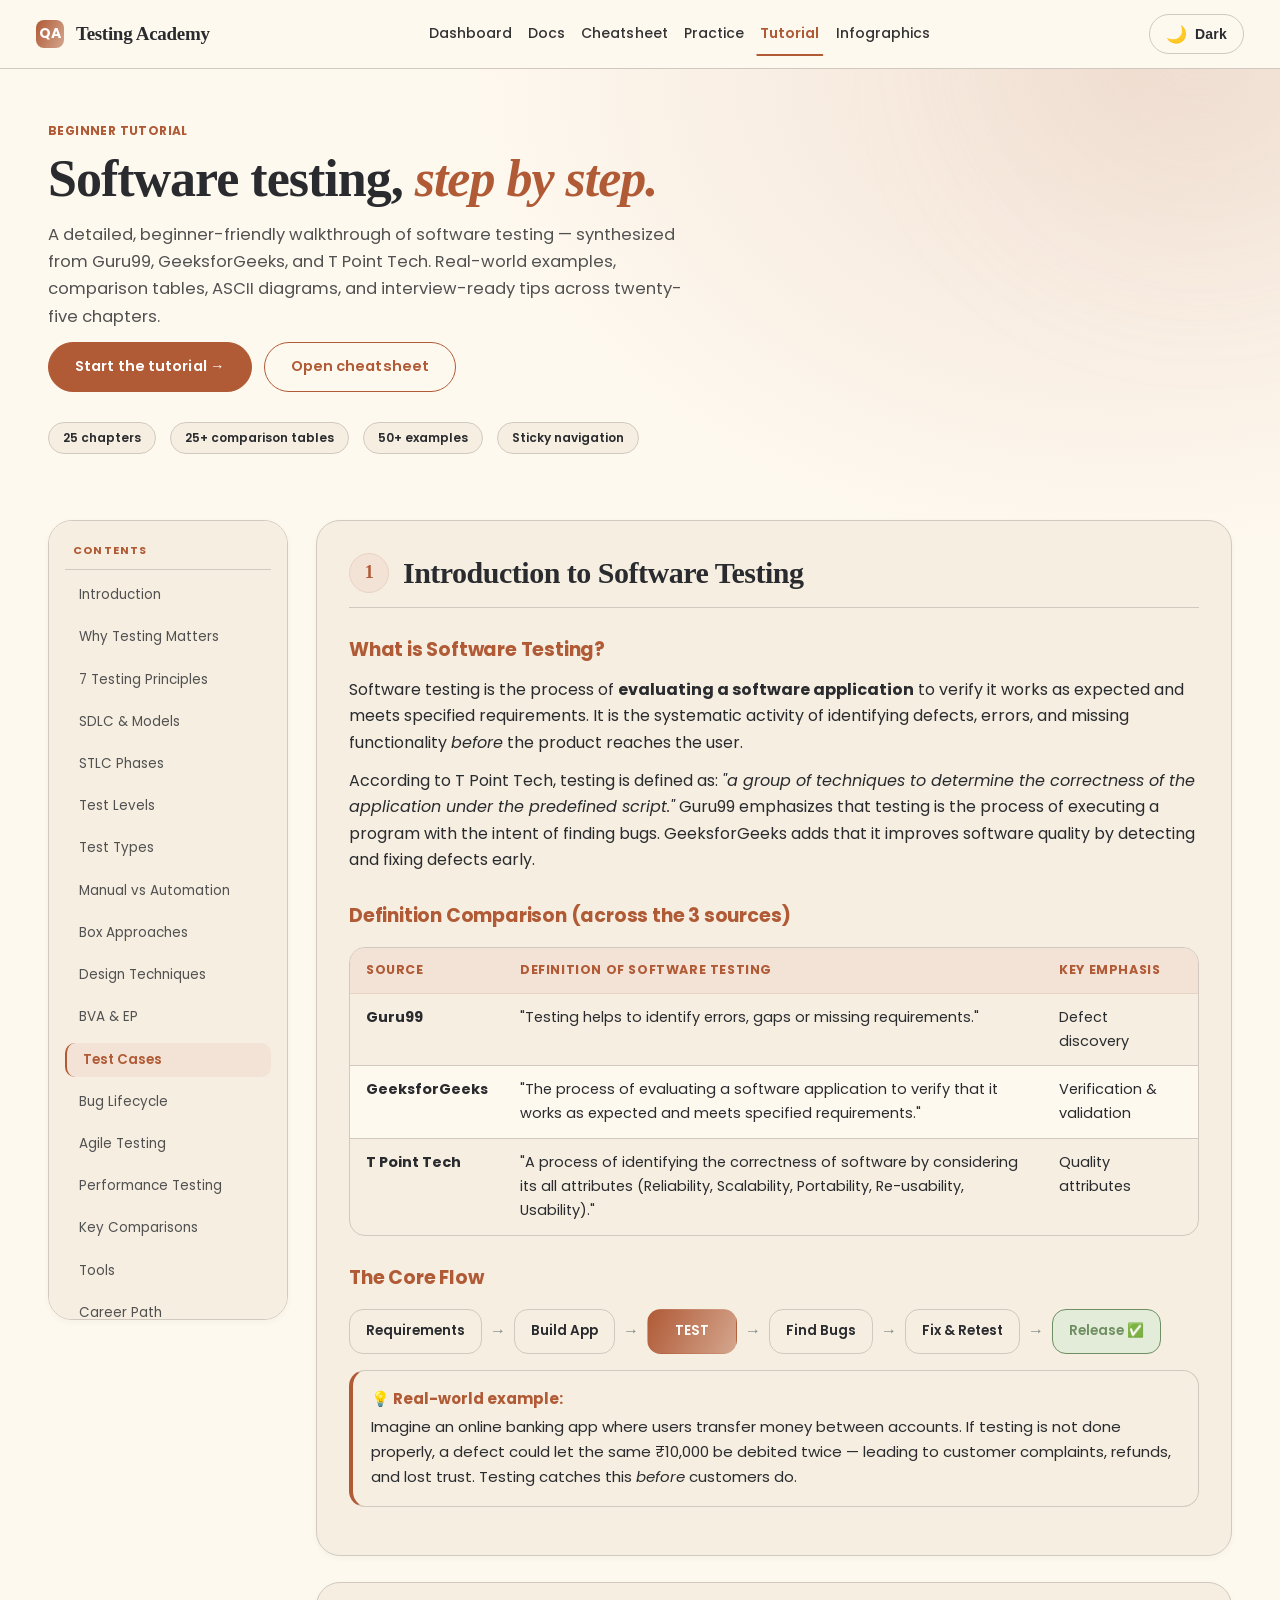
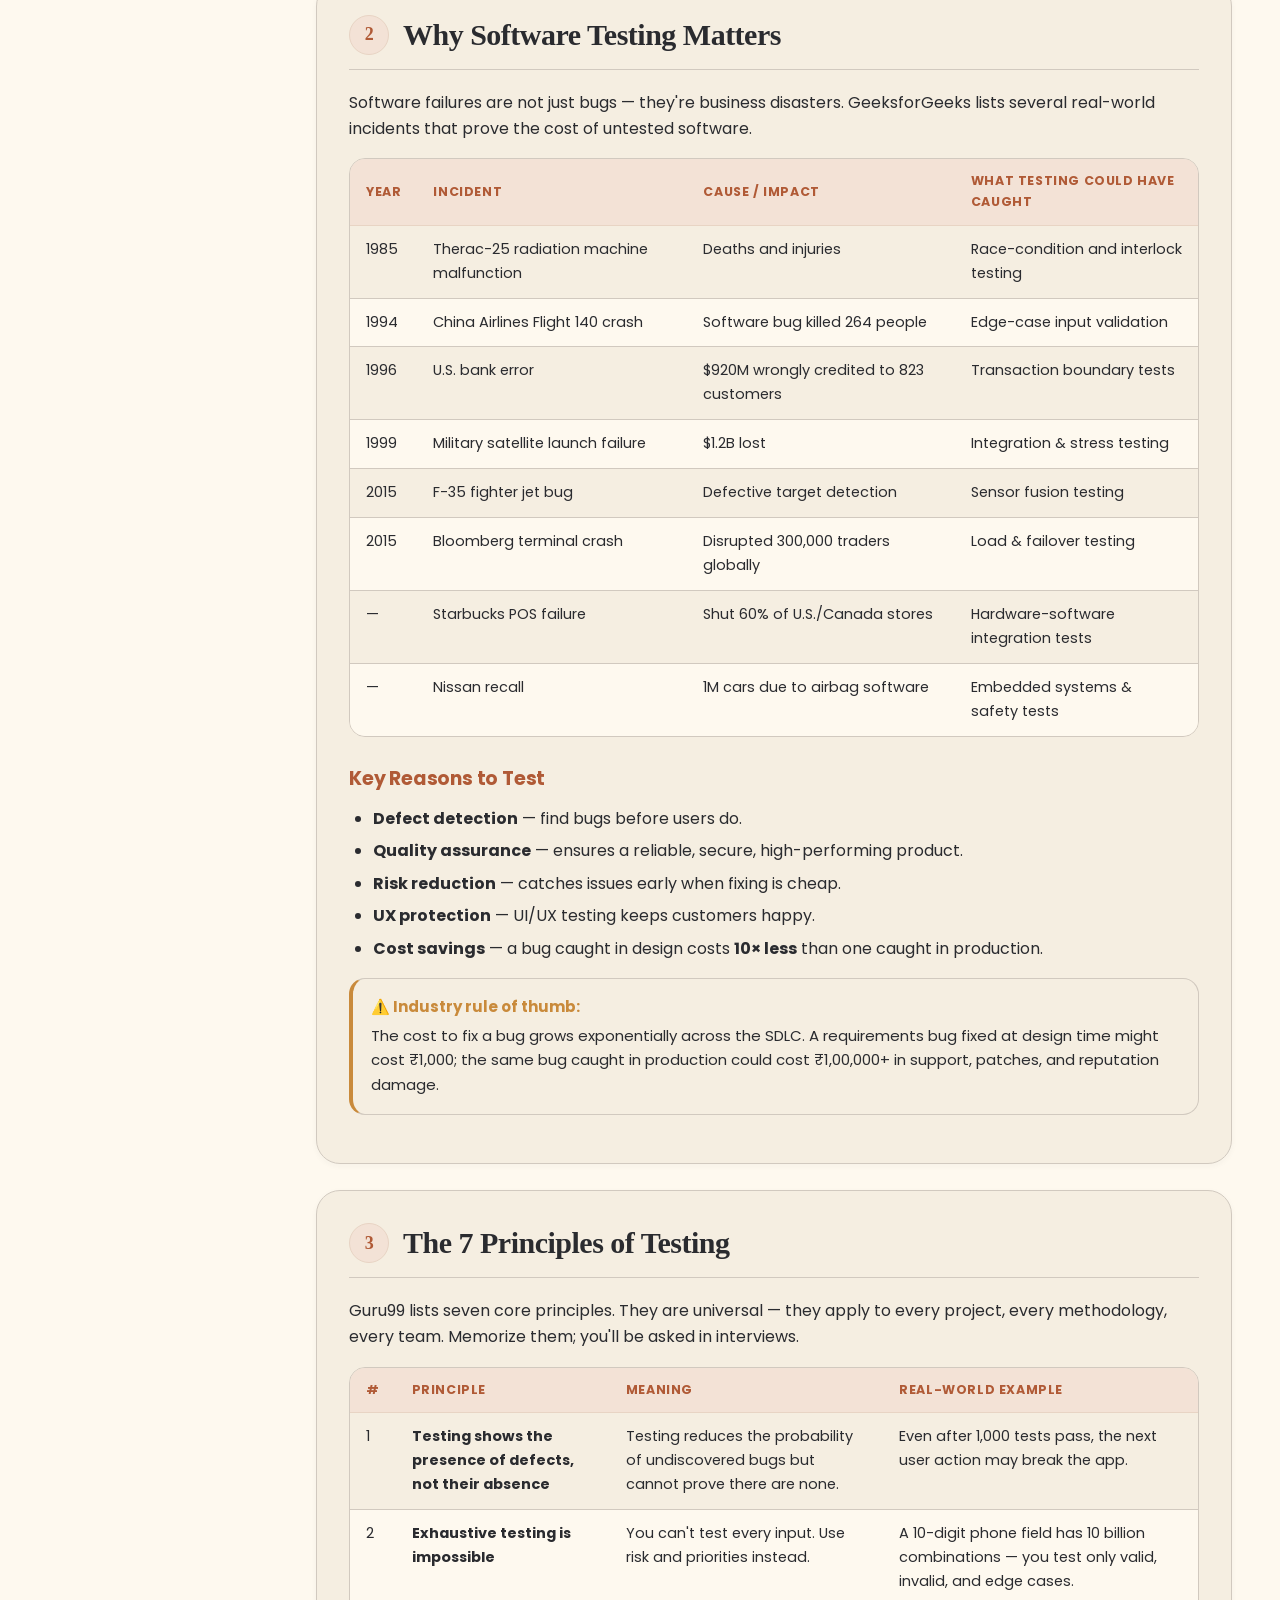
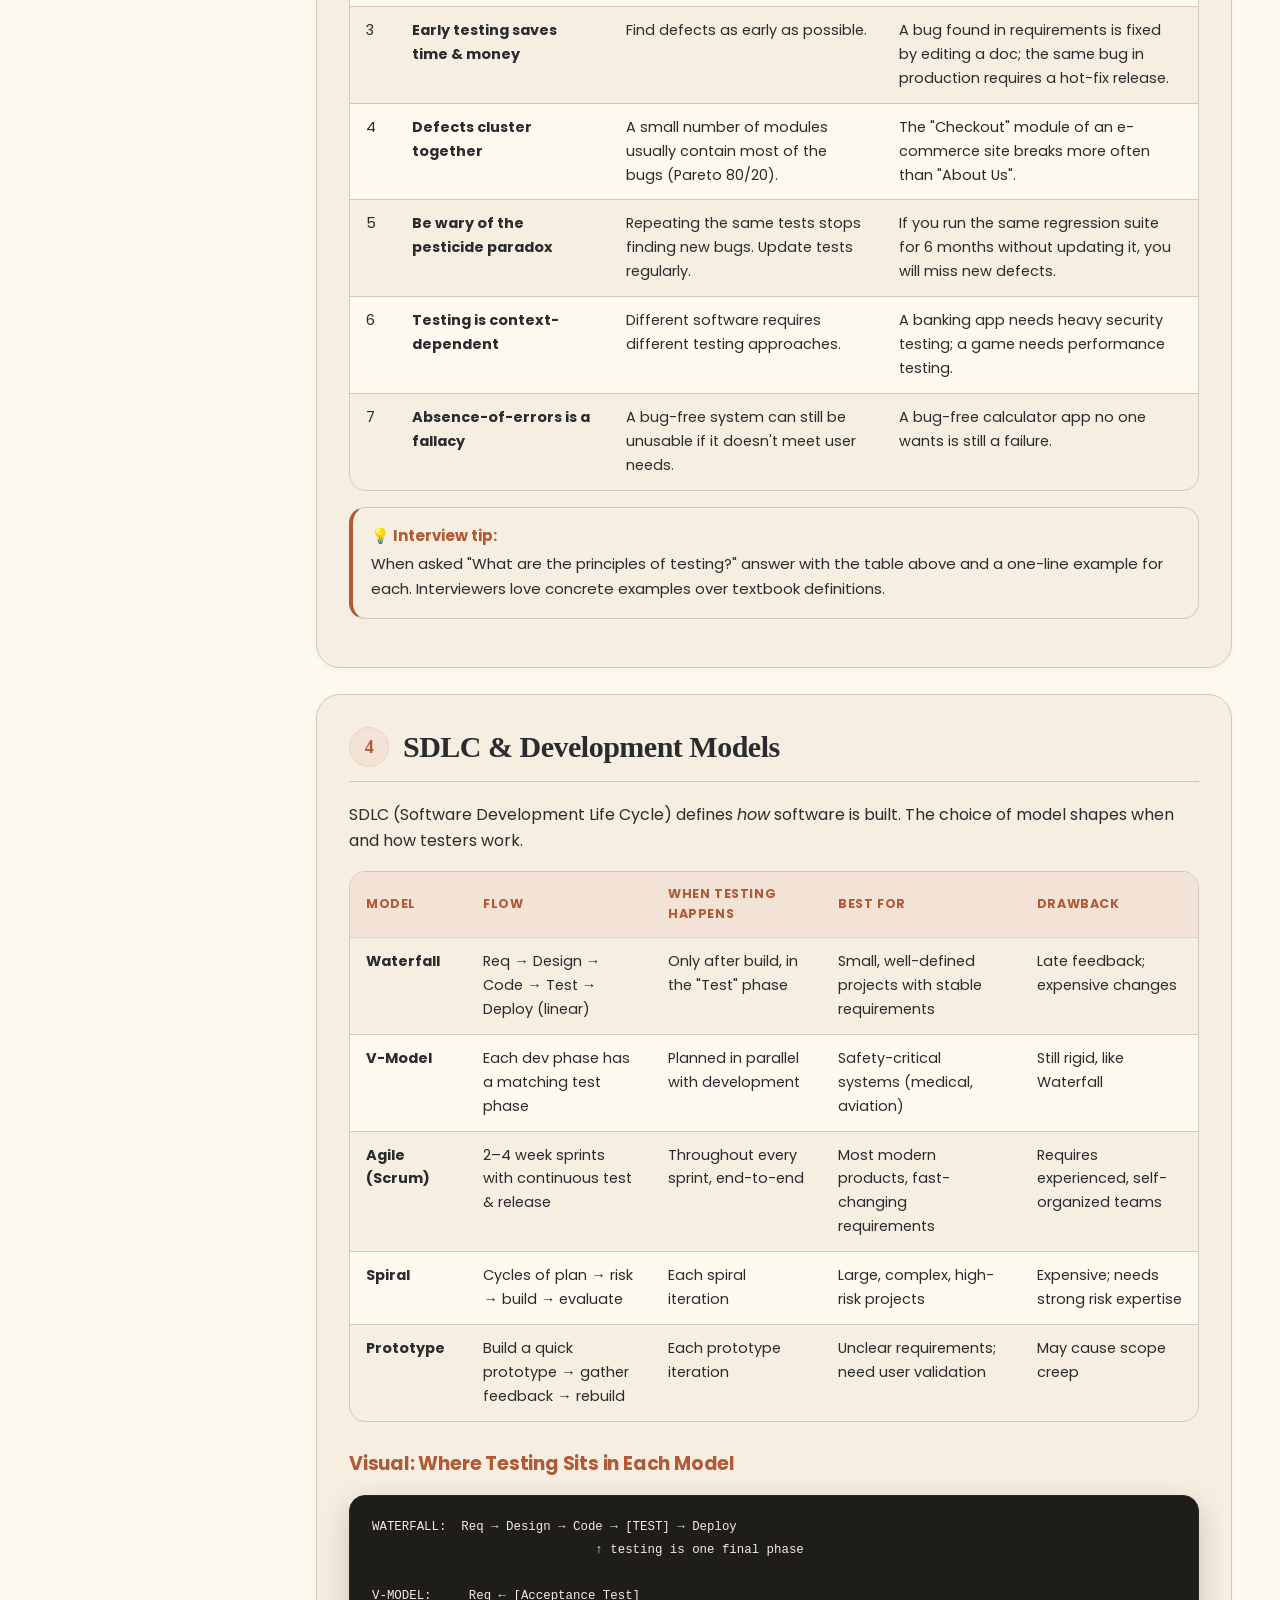
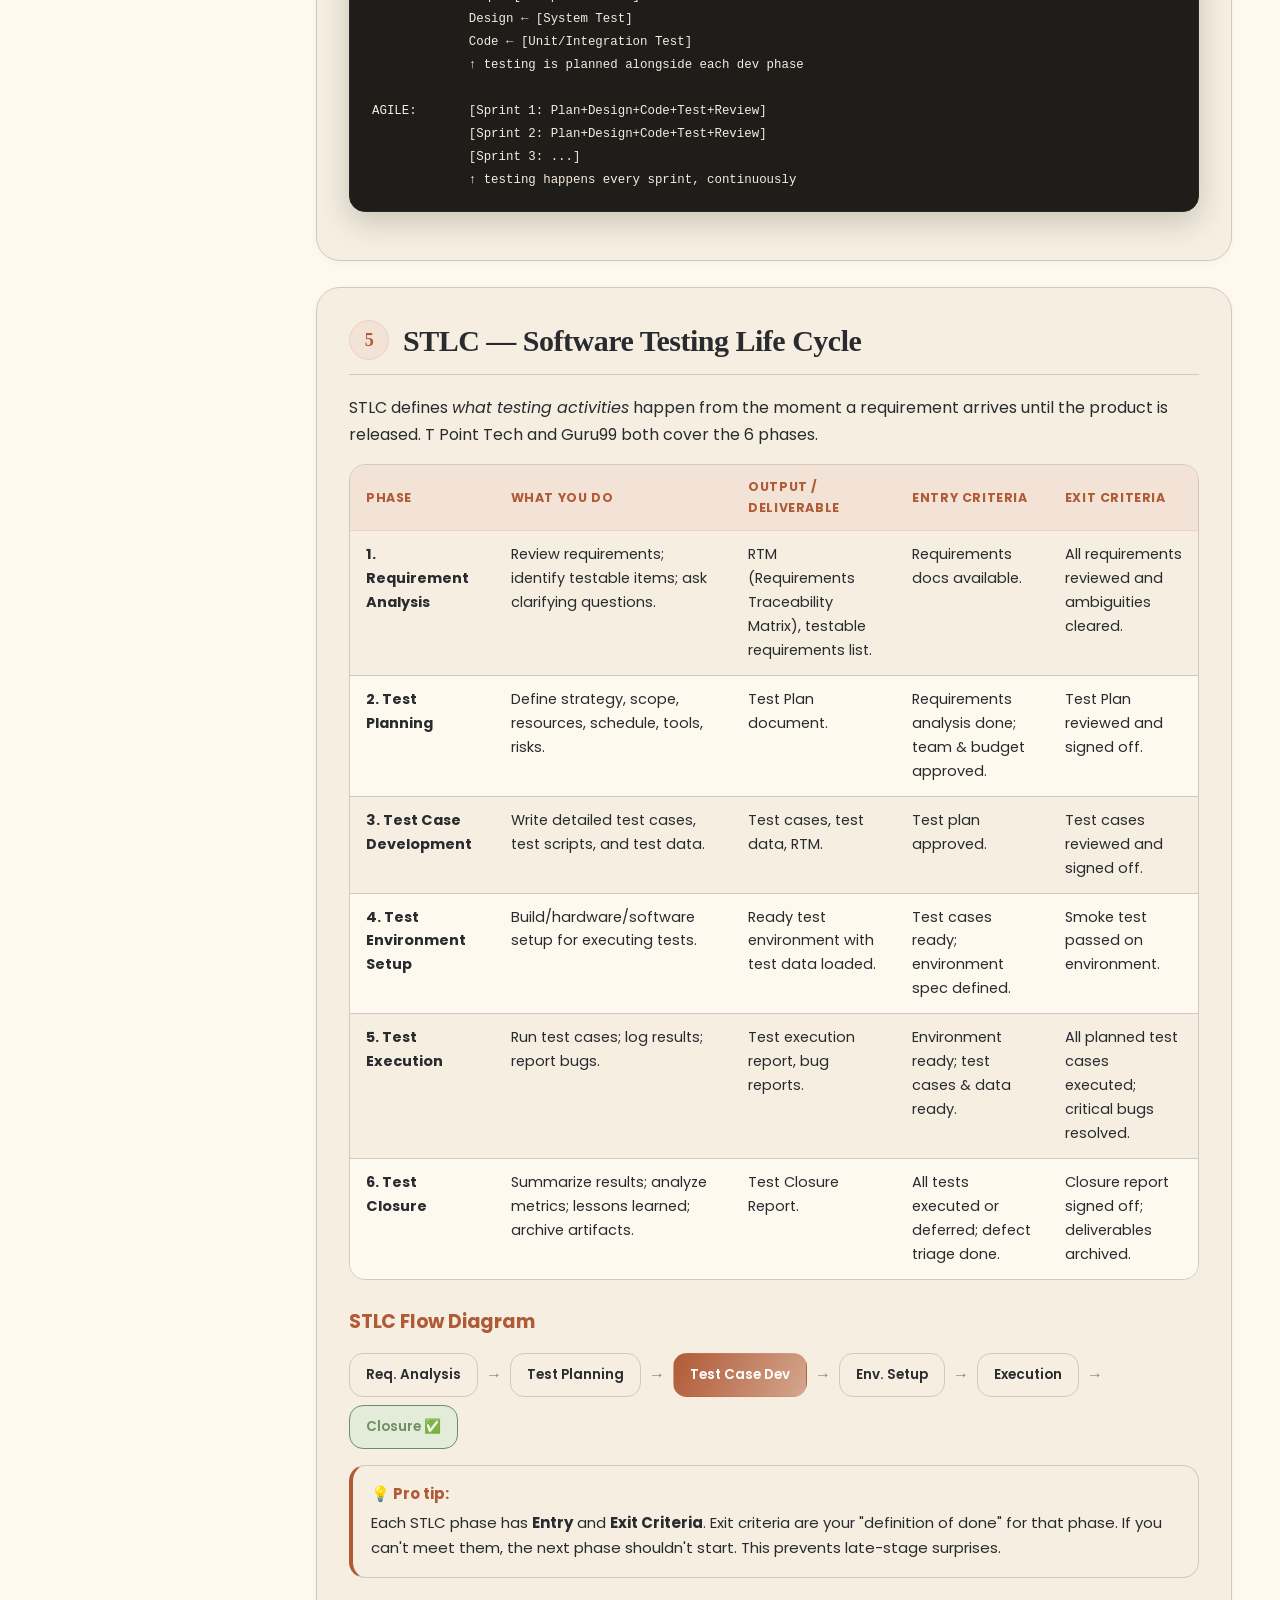
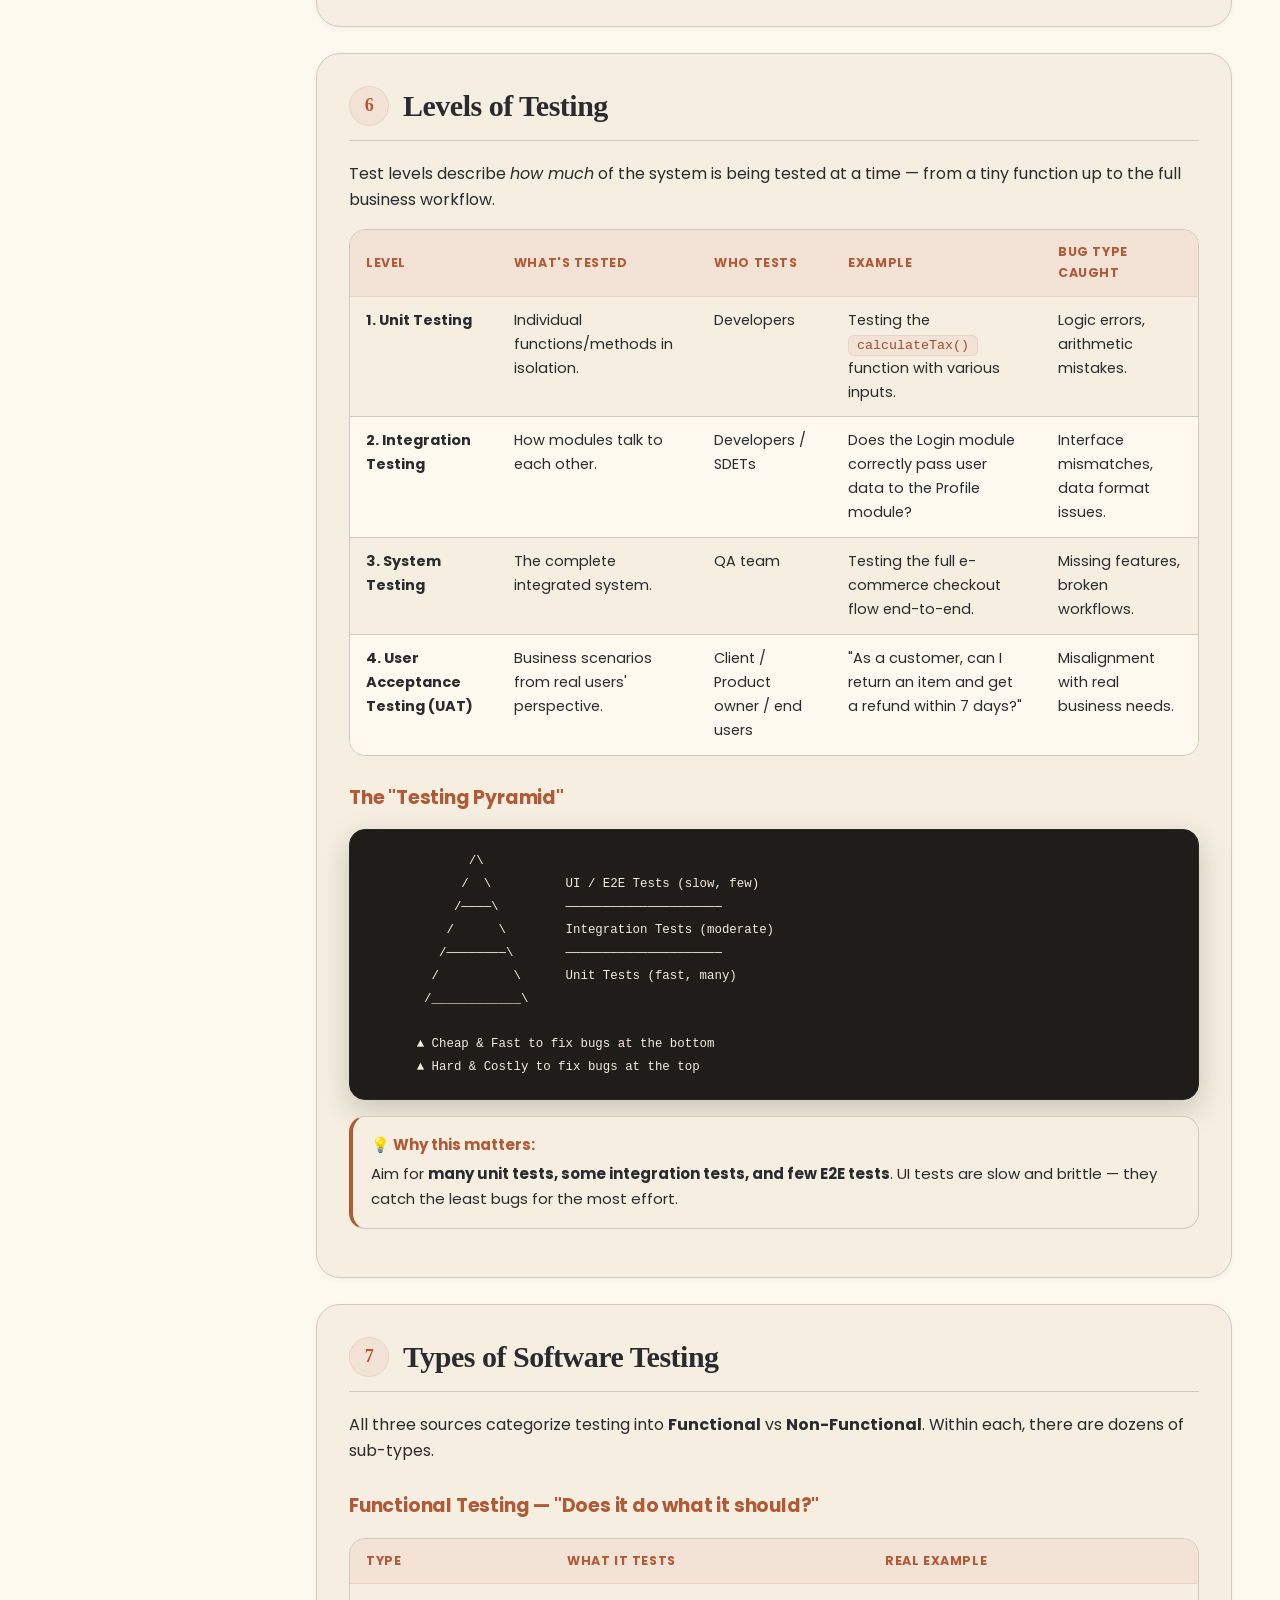
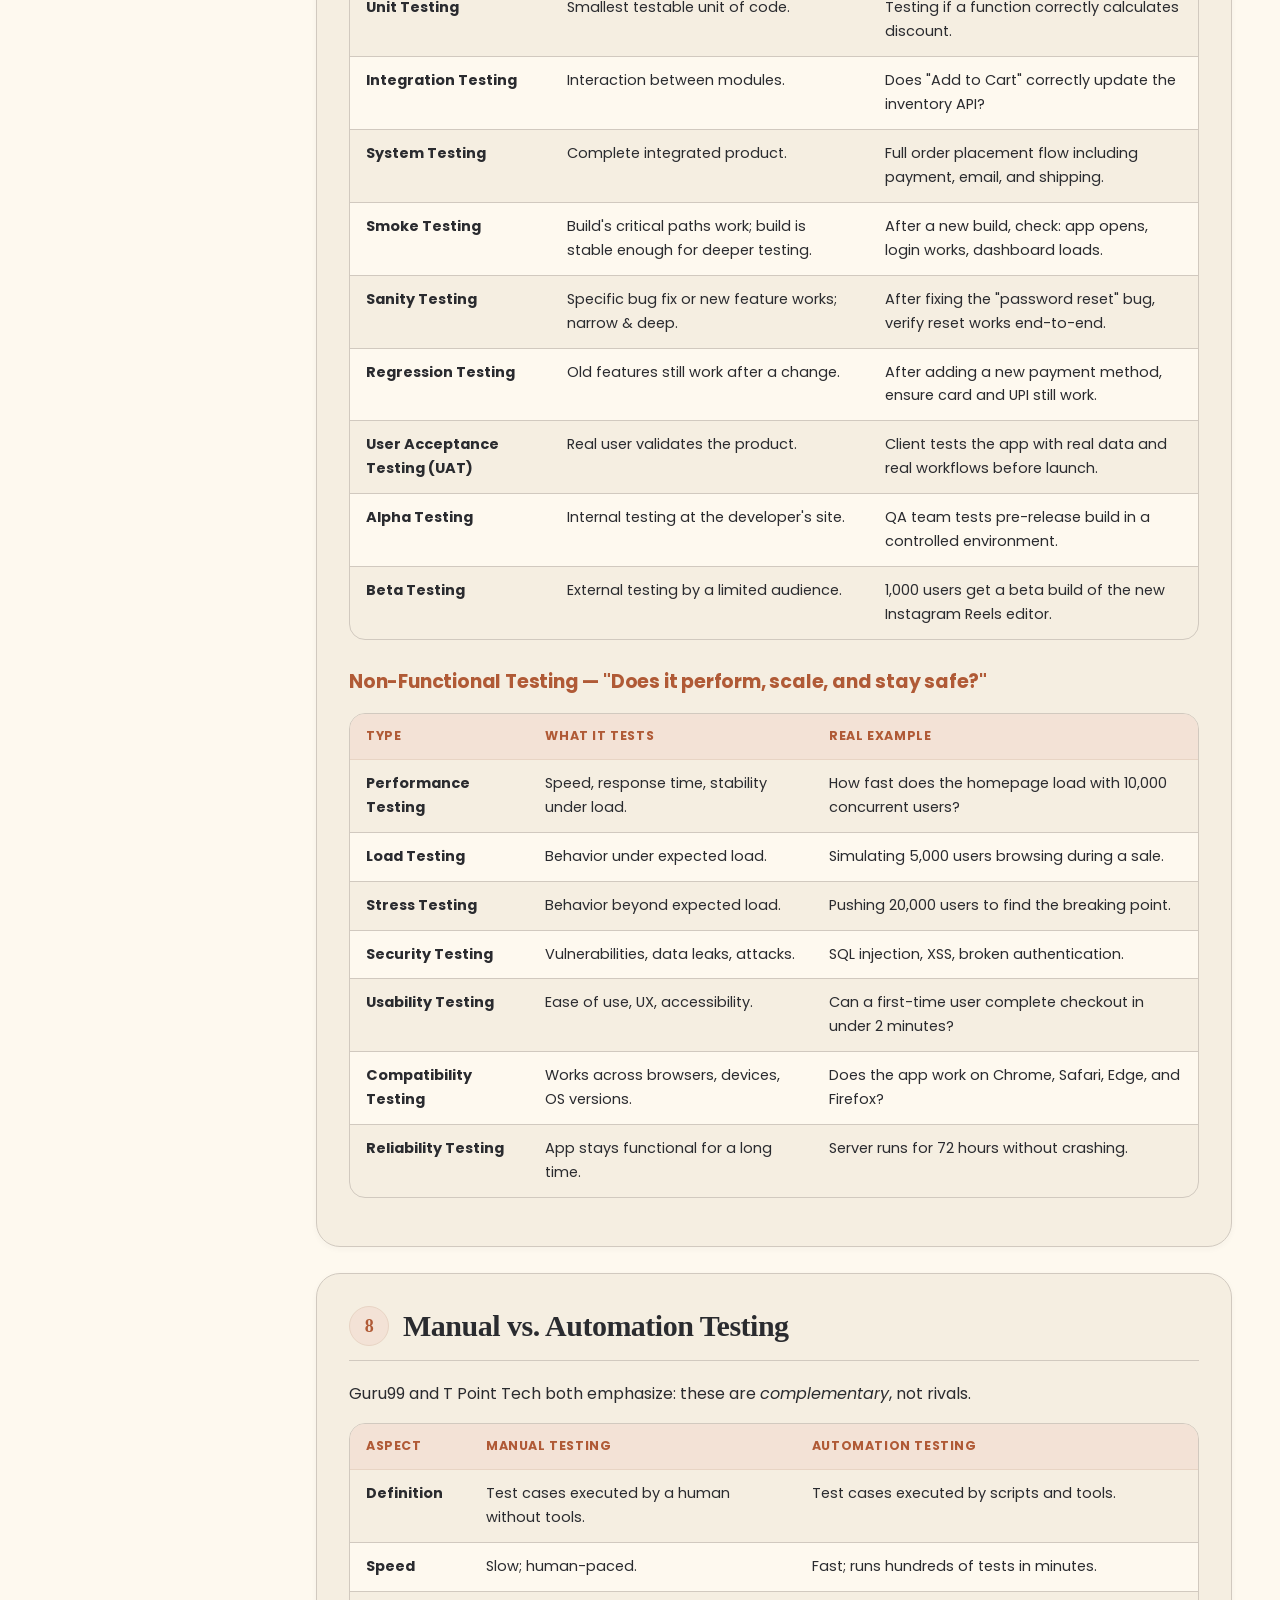
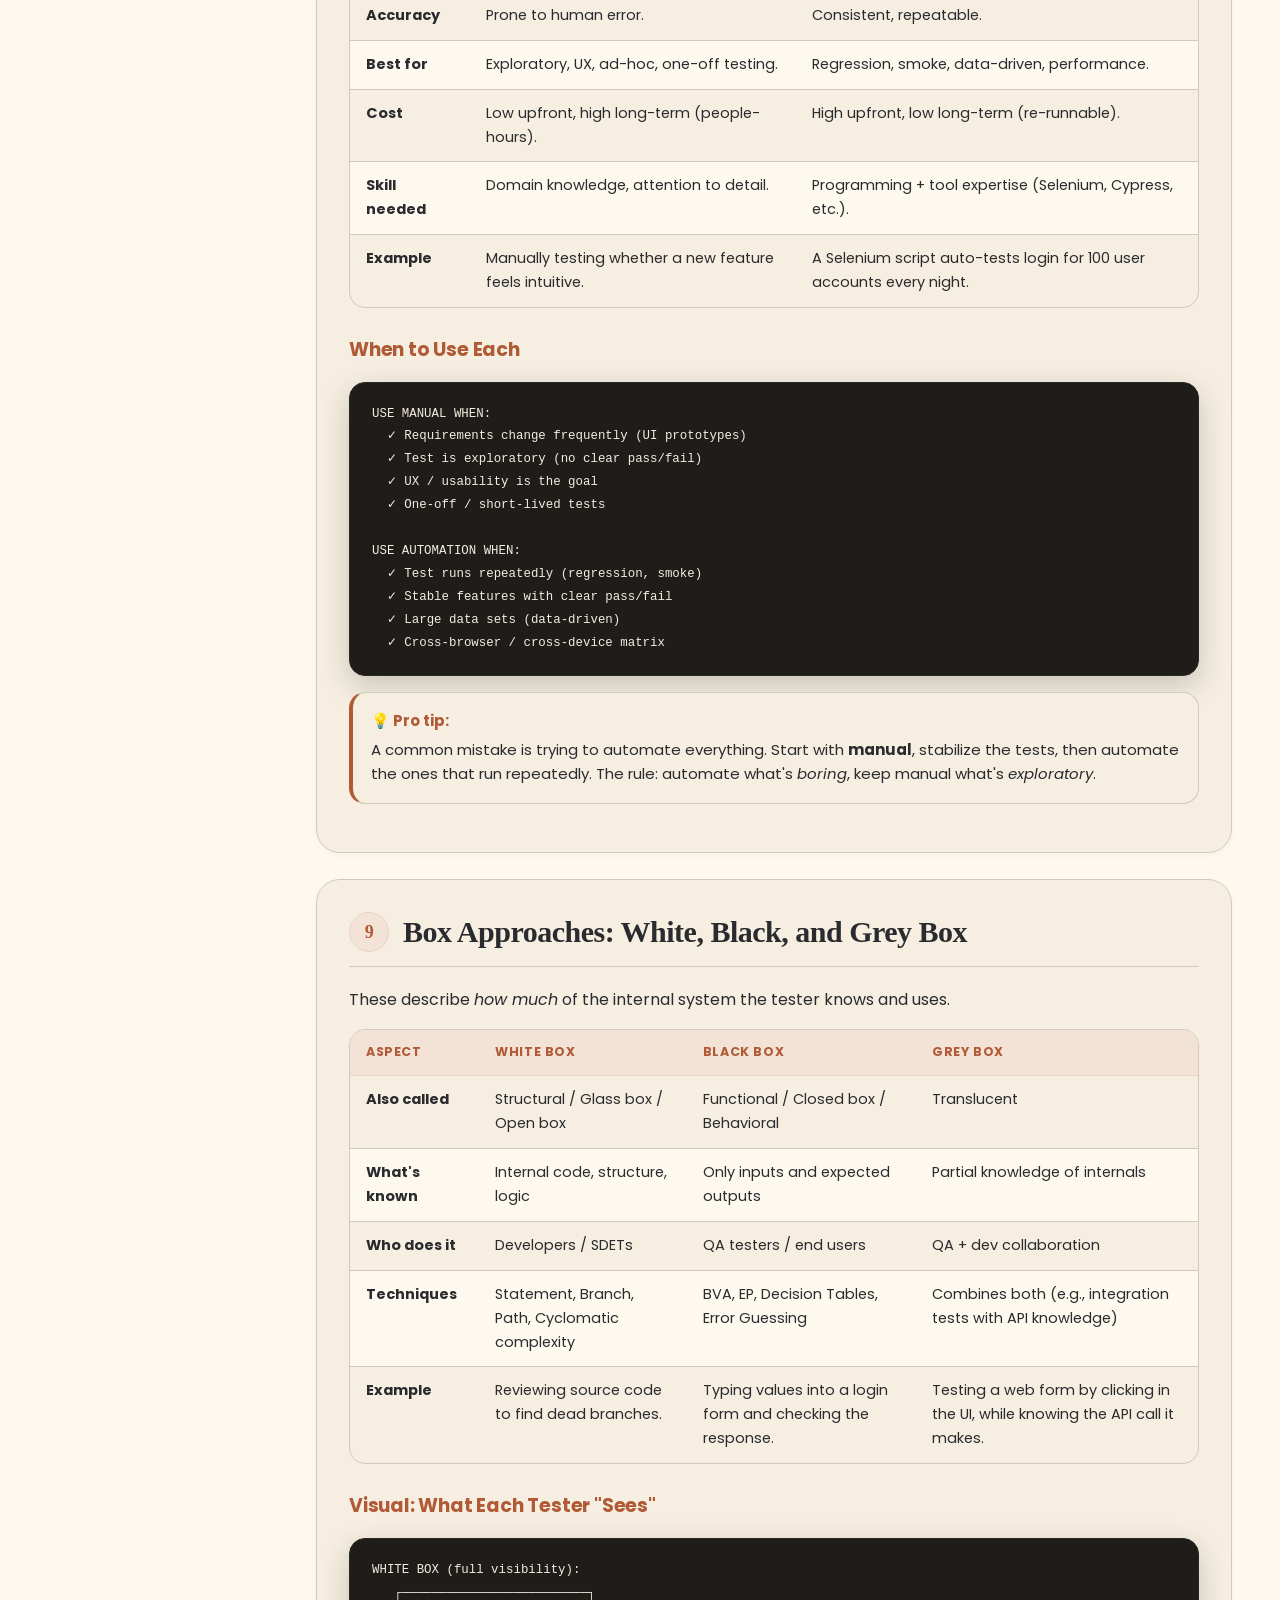
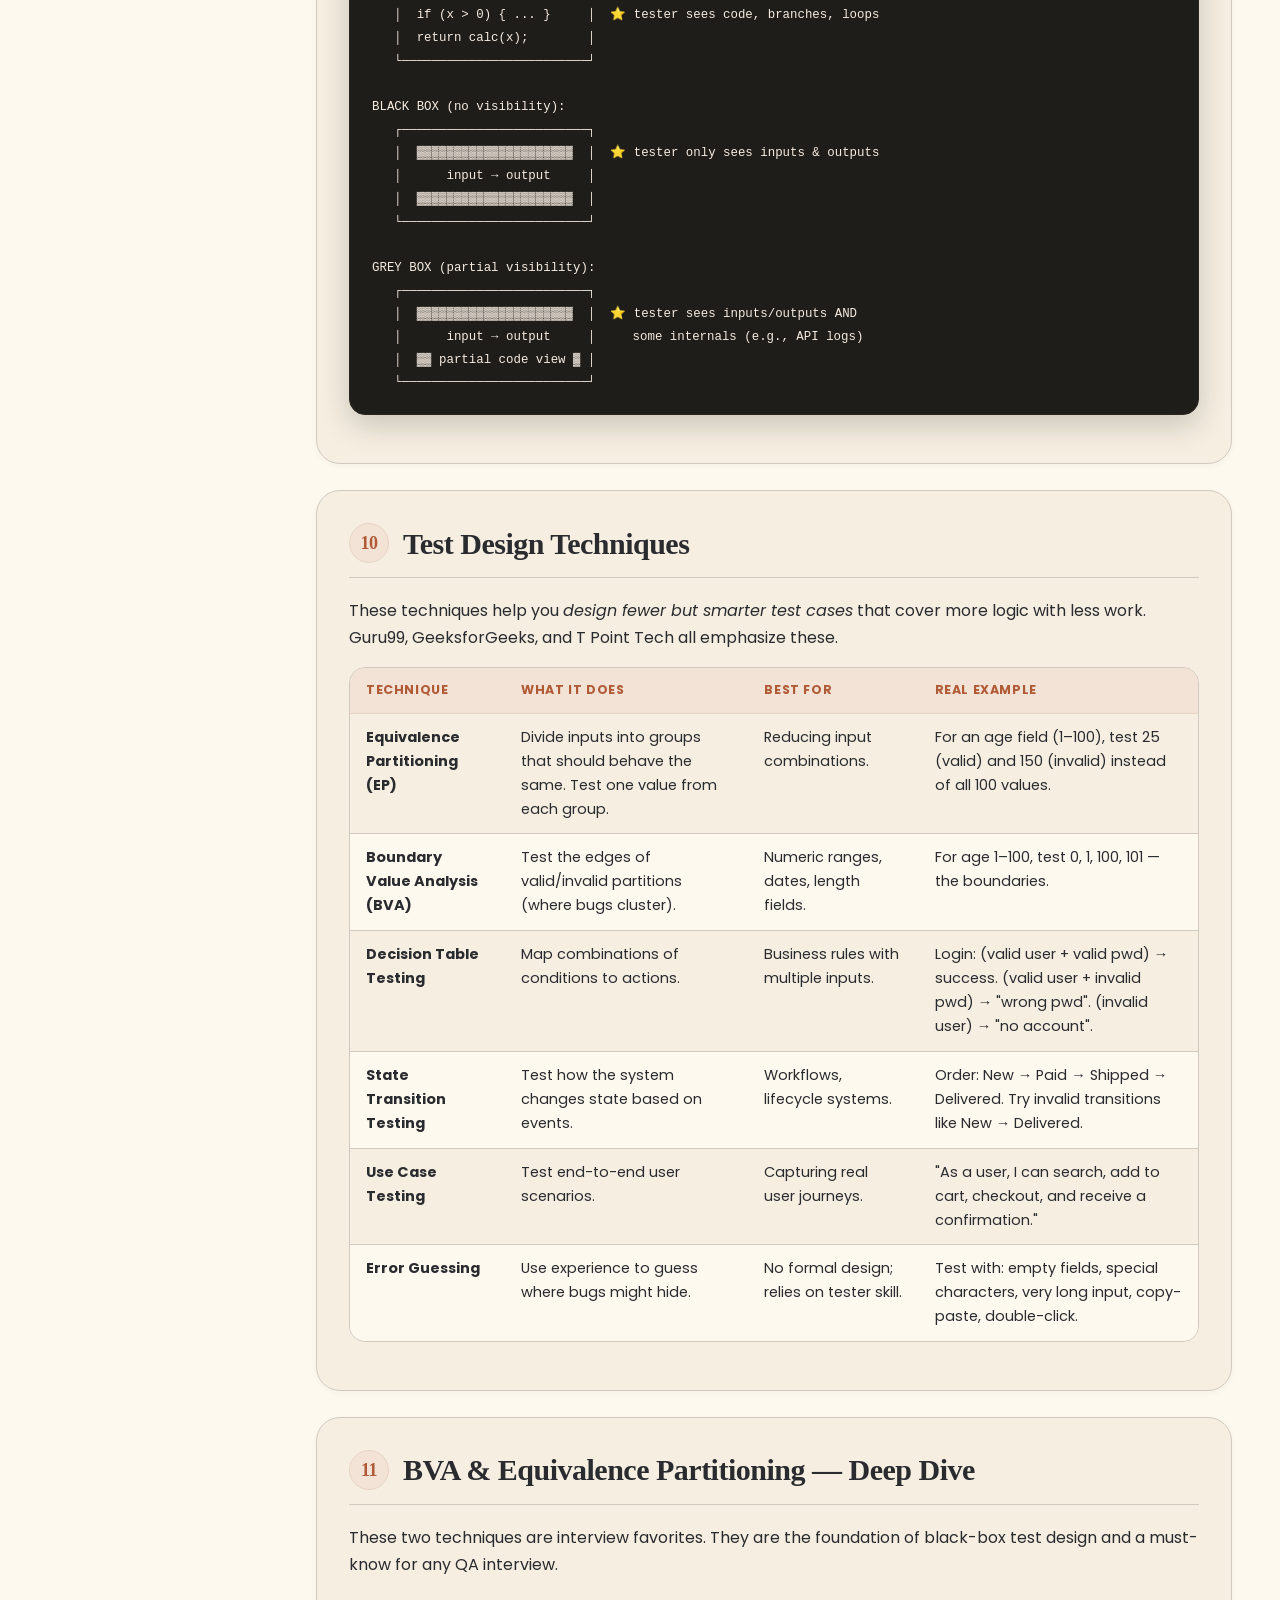
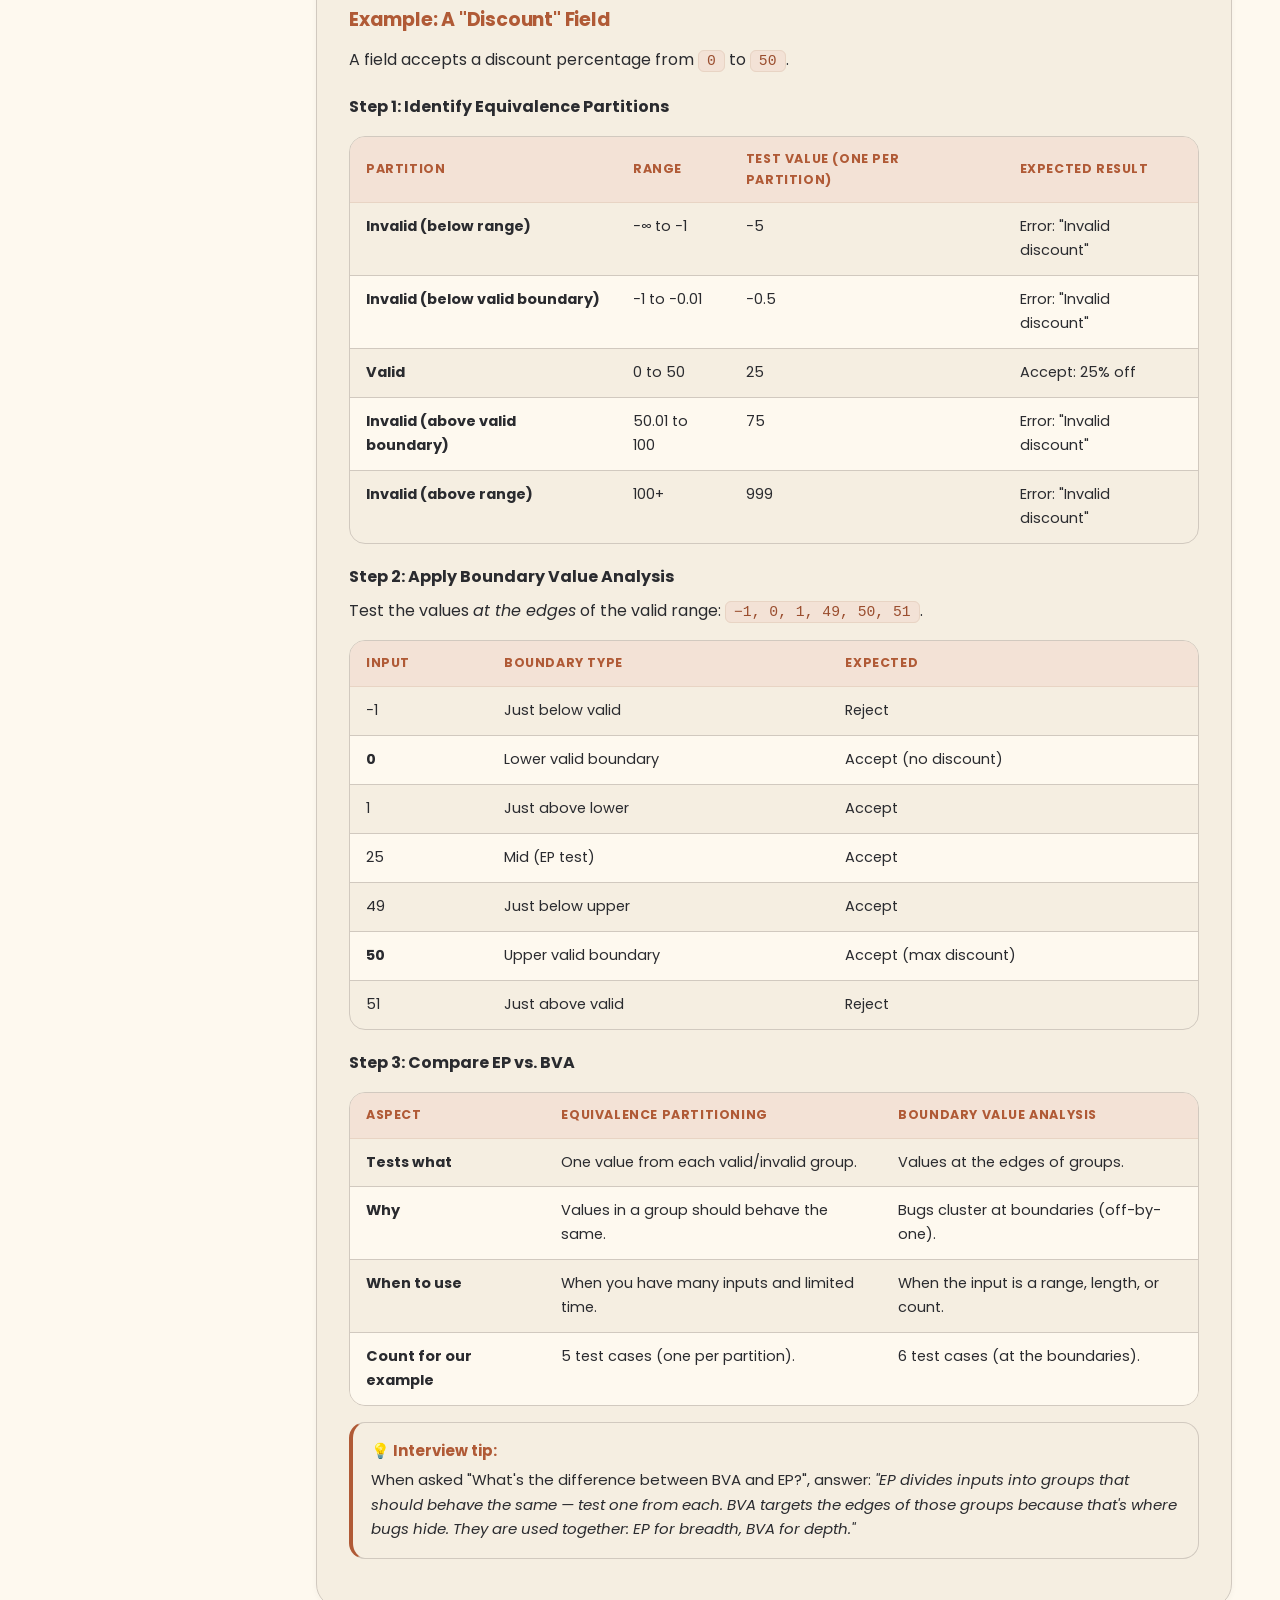
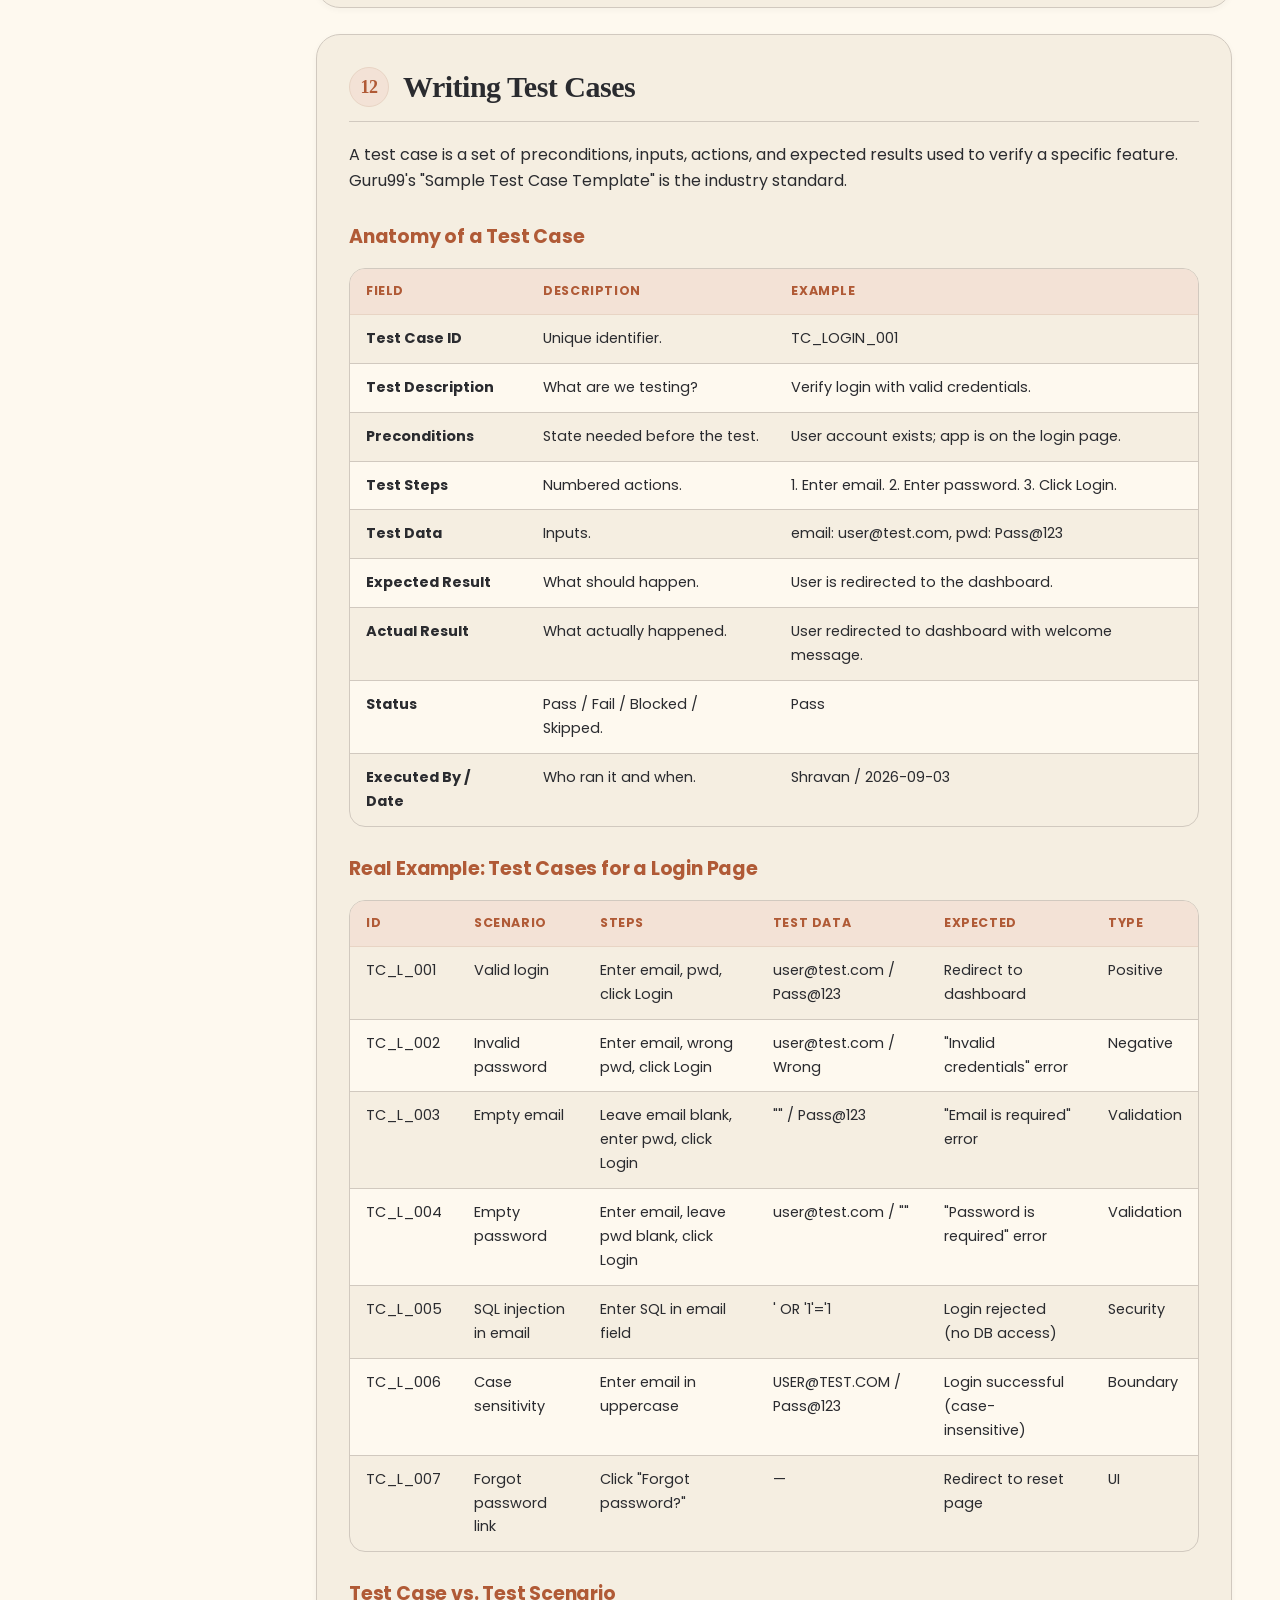
<file: tutorial.html>
﻿<!doctype html>
<html lang="en">
  <head>
    <meta charset="UTF-8" />
    <meta name="viewport" content="width=device-width, initial-scale=1.0" />
    <title>QA Testing Academy — Software Testing Tutorial</title>
    <link rel="preconnect" href="https://fonts.googleapis.com" />
    <link rel="preconnect" href="https://fonts.gstatic.com" crossorigin />
    <link
      rel="stylesheet"
      href="https://fonts.googleapis.com/css2?family=Poppins:wght@300;400;500;600;700&display=swap"
    />
    <link rel="stylesheet" href="css/styles.css" />
    <script>
      // Apply saved theme before paint to avoid flash
      (function () {
        try {
          var t = localStorage.getItem("qat_theme_v1");
          if (!t) {
            t =
              window.matchMedia &&
              window.matchMedia("(prefers-color-scheme: dark)").matches
                ? "dark"
                : "light";
          }
          document.documentElement.setAttribute("data-theme", t);
        } catch (e) {}
      })();
    </script>
  </head>
  <body>
    <div class="layout">
      <!-- ============ TOP NAV ============ -->
      <header class="topnav">
        <div class="topnav-main">
          <a class="topnav-logo" href="index.html">
            <span class="topnav-logo-mark">QA</span>
            <span class="topnav-logo-text">Testing Academy</span>
          </a>
          <button class="topnav-menu-btn" aria-label="Open menu">☰</button>
          <nav class="topnav-sections" aria-label="Primary">
            <a href="index.html" class="topnav-link">Dashboard</a>
            <a href="docs.html" class="topnav-link">Docs</a>
            <a href="cheatsheet.html" class="topnav-link">Cheatsheet</a>
            <a href="practice.html" class="topnav-link">Practice</a>
            <a href="tutorial.html" class="topnav-link active">Tutorial</a>
            <a href="infographics.html" class="topnav-link">Infographics</a>
          </nav>
          <div class="topnav-utils">
            <button
              class="theme-toggle"
              id="themeToggle"
              title="Toggle dark / light mode"
              aria-label="Toggle theme"
            >
              <span class="ico">🌙</span><span class="label">Dark</span>
            </button>
          </div>
        </div>
      </header>

      <!-- ============ MAIN ============ -->
      <div class="main">
        <div class="content">
          <!-- HERO -->
          <div class="page-opener">
            <span class="eyebrow">Beginner Tutorial</span>
            <h1>Software testing, <em>step by step.</em></h1>
            <p class="lead">
              A detailed, beginner-friendly walkthrough of software testing —
              synthesized from Guru99, GeeksforGeeks, and T Point Tech.
              Real-world examples, comparison tables, ASCII diagrams, and
              interview-ready tips across twenty-five chapters.
            </p>
            <div class="hero-cta">
              <a class="btn" href="#t-intro">Start the tutorial →</a>
              <a class="btn secondary" href="cheatsheet.html"
                >Open cheatsheet</a
              >
            </div>
            <div class="hero-chips">
              <span class="chip">25 chapters</span>
              <span class="chip">25+ comparison tables</span>
              <span class="chip">50+ examples</span>
              <span class="chip">Sticky navigation</span>
            </div>
          </div>

          <!-- DOCS LAYOUT: sticky left rail + scrollable body -->
          <div class="docs-layout">
            <aside class="toc-rail" aria-label="Tutorial contents">
              <h4 class="toc-rail-title">Contents</h4>
              <ol class="toc-rail-list">
                <li>
                  <a href="#t-intro" data-toc="t_intro"
                    ><span class="toc-label">Introduction</span></a
                  >
                </li>
                <li>
                  <a href="#t-why" data-toc="t_why"
                    ><span class="toc-label">Why Testing Matters</span></a
                  >
                </li>
                <li>
                  <a href="#t-principles" data-toc="t_principles"
                    ><span class="toc-label">7 Testing Principles</span></a
                  >
                </li>
                <li>
                  <a href="#t-sdlc" data-toc="t_sdlc"
                    ><span class="toc-label">SDLC &amp; Models</span></a
                  >
                </li>
                <li>
                  <a href="#t-stlc" data-toc="t_stlc"
                    ><span class="toc-label">STLC Phases</span></a
                  >
                </li>
                <li>
                  <a href="#t-levels" data-toc="t_levels"
                    ><span class="toc-label">Test Levels</span></a
                  >
                </li>
                <li>
                  <a href="#t-types" data-toc="t_types"
                    ><span class="toc-label">Test Types</span></a
                  >
                </li>
                <li>
                  <a href="#t-approaches" data-toc="t_approaches"
                    ><span class="toc-label">Manual vs Automation</span></a
                  >
                </li>
                <li>
                  <a href="#t-box" data-toc="t_box"
                    ><span class="toc-label">Box Approaches</span></a
                  >
                </li>
                <li>
                  <a href="#t-techniques" data-toc="t_techniques"
                    ><span class="toc-label">Design Techniques</span></a
                  >
                </li>
                <li>
                  <a href="#t-bva" data-toc="t_bva"
                    ><span class="toc-label">BVA &amp; EP</span></a
                  >
                </li>
                <li>
                  <a href="#t-testcase" data-toc="t_testcase"
                    ><span class="toc-label">Test Cases</span></a
                  >
                </li>
                <li>
                  <a href="#t-bugs" data-toc="t_bugs"
                    ><span class="toc-label">Bug Lifecycle</span></a
                  >
                </li>
                <li>
                  <a href="#t-agile" data-toc="t_agile"
                    ><span class="toc-label">Agile Testing</span></a
                  >
                </li>
                <li>
                  <a href="#t-performance" data-toc="t_perf"
                    ><span class="toc-label">Performance Testing</span></a
                  >
                </li>
                <li>
                  <a href="#t-comparisons" data-toc="t_compare"
                    ><span class="toc-label">Key Comparisons</span></a
                  >
                </li>
                <li>
                  <a href="#t-tools" data-toc="t_tools"
                    ><span class="toc-label">Tools</span></a
                  >
                </li>
                <li>
                  <a href="#t-career" data-toc="t_career"
                    ><span class="toc-label">Career Path</span></a
                  >
                </li>
                <li>
                  <a href="#t-tips" data-toc="t_tips"
                    ><span class="toc-label">Tips &amp; Checklist</span></a
                  >
                </li>
                <li>
                  <a href="#t-estimation" data-toc="t_estimation"
                    ><span class="toc-label">Estimation Techniques</span></a
                  >
                </li>
                <li>
                  <a href="#t-metrics" data-toc="t_metrics"
                    ><span class="toc-label">Metrics &amp; KPIs</span></a
                  >
                </li>
                <li>
                  <a href="#t-triage" data-toc="t_triage"
                    ><span class="toc-label">Defect Triage</span></a
                  >
                </li>
                <li>
                  <a href="#t-envdata" data-toc="t_envdata"
                    ><span class="toc-label">Test Env &amp; Data</span></a
                  >
                </li>
                <li>
                  <a href="#t-risk" data-toc="t_risk"
                    ><span class="toc-label">Risk-Based Testing</span></a
                  >
                </li>
                <li>
                  <a href="#t-shiftleft" data-toc="t_shiftleft"
                    ><span class="toc-label">Shift-Left &amp; CT</span></a
                  >
                </li>
              </ol>
            </aside>

            <div class="docs-body">
              <!-- ================= 1. INTRODUCTION ================= -->
              <section class="doc-section" id="t-intro">
                <h2>
                  <span class="num">1</span> Introduction to Software Testing
                </h2>

                <h3>What is Software Testing?</h3>
                <p>
                  Software testing is the process of
                  <strong>evaluating a software application</strong> to verify
                  it works as expected and meets specified requirements. It is
                  the systematic activity of identifying defects, errors, and
                  missing functionality <em>before</em> the product reaches the
                  user.
                </p>

                <p>
                  According to T Point Tech, testing is defined as:
                  <em
                    >"a group of techniques to determine the correctness of the
                    application under the predefined script."</em
                  >
                  Guru99 emphasizes that testing is the process of executing a
                  program with the intent of finding bugs. GeeksforGeeks adds
                  that it improves software quality by detecting and fixing
                  defects early.
                </p>

                <h3>Definition Comparison (across the 3 sources)</h3>
                <div class="table-wrap">
                  <table>
                    <thead>
                      <tr>
                        <th>Source</th>
                        <th>Definition of Software Testing</th>
                        <th>Key Emphasis</th>
                      </tr>
                    </thead>
                    <tbody>
                      <tr>
                        <td><b>Guru99</b></td>
                        <td>
                          "Testing helps to identify errors, gaps or missing
                          requirements."
                        </td>
                        <td>Defect discovery</td>
                      </tr>
                      <tr>
                        <td><b>GeeksforGeeks</b></td>
                        <td>
                          "The process of evaluating a software application to
                          verify that it works as expected and meets specified
                          requirements."
                        </td>
                        <td>Verification &amp; validation</td>
                      </tr>
                      <tr>
                        <td><b>T Point Tech</b></td>
                        <td>
                          "A process of identifying the correctness of software
                          by considering its all attributes (Reliability,
                          Scalability, Portability, Re-usability, Usability)."
                        </td>
                        <td>Quality attributes</td>
                      </tr>
                    </tbody>
                  </table>
                </div>

                <h3>The Core Flow</h3>
                <div class="flow">
                  <div class="node">Requirements</div>
                  <div class="arrow">→</div>
                  <div class="node">Build App</div>
                  <div class="arrow">→</div>
                  <div class="node dark">TEST</div>
                  <div class="arrow">→</div>
                  <div class="node">Find Bugs</div>
                  <div class="arrow">→</div>
                  <div class="node">Fix &amp; Retest</div>
                  <div class="arrow">→</div>
                  <div class="node pass">Release ✅</div>
                </div>

                <div class="callout tip">
                  <b>💡 Real-world example:</b> Imagine an online banking app
                  where users transfer money between accounts. If testing is not
                  done properly, a defect could let the same ₹10,000 be debited
                  twice — leading to customer complaints, refunds, and lost
                  trust. Testing catches this <em>before</em> customers do.
                </div>
              </section>

              <!-- ================= 2. WHY TESTING MATTERS ================= -->
              <section class="doc-section" id="t-why">
                <h2><span class="num">2</span> Why Software Testing Matters</h2>

                <p>
                  Software failures are not just bugs — they're business
                  disasters. GeeksforGeeks lists several real-world incidents
                  that prove the cost of untested software.
                </p>

                <div class="table-wrap">
                  <table>
                    <thead>
                      <tr>
                        <th>Year</th>
                        <th>Incident</th>
                        <th>Cause / Impact</th>
                        <th>What Testing Could Have Caught</th>
                      </tr>
                    </thead>
                    <tbody>
                      <tr>
                        <td>1985</td>
                        <td>Therac-25 radiation machine malfunction</td>
                        <td>Deaths and injuries</td>
                        <td>Race-condition and interlock testing</td>
                      </tr>
                      <tr>
                        <td>1994</td>
                        <td>China Airlines Flight 140 crash</td>
                        <td>Software bug killed 264 people</td>
                        <td>Edge-case input validation</td>
                      </tr>
                      <tr>
                        <td>1996</td>
                        <td>U.S. bank error</td>
                        <td>$920M wrongly credited to 823 customers</td>
                        <td>Transaction boundary tests</td>
                      </tr>
                      <tr>
                        <td>1999</td>
                        <td>Military satellite launch failure</td>
                        <td>$1.2B lost</td>
                        <td>Integration &amp; stress testing</td>
                      </tr>
                      <tr>
                        <td>2015</td>
                        <td>F-35 fighter jet bug</td>
                        <td>Defective target detection</td>
                        <td>Sensor fusion testing</td>
                      </tr>
                      <tr>
                        <td>2015</td>
                        <td>Bloomberg terminal crash</td>
                        <td>Disrupted 300,000 traders globally</td>
                        <td>Load &amp; failover testing</td>
                      </tr>
                      <tr>
                        <td>—</td>
                        <td>Starbucks POS failure</td>
                        <td>Shut 60% of U.S./Canada stores</td>
                        <td>Hardware-software integration tests</td>
                      </tr>
                      <tr>
                        <td>—</td>
                        <td>Nissan recall</td>
                        <td>1M cars due to airbag software</td>
                        <td>Embedded systems &amp; safety tests</td>
                      </tr>
                    </tbody>
                  </table>
                </div>

                <h3>Key Reasons to Test</h3>
                <ul>
                  <li><b>Defect detection</b> — find bugs before users do.</li>
                  <li>
                    <b>Quality assurance</b> — ensures a reliable, secure,
                    high-performing product.
                  </li>
                  <li>
                    <b>Risk reduction</b> — catches issues early when fixing is
                    cheap.
                  </li>
                  <li>
                    <b>UX protection</b> — UI/UX testing keeps customers happy.
                  </li>
                  <li>
                    <b>Cost savings</b> — a bug caught in design costs
                    <strong>10× less</strong> than one caught in production.
                  </li>
                </ul>

                <div class="callout warn">
                  <b>⚠️ Industry rule of thumb:</b> The cost to fix a bug grows
                  exponentially across the SDLC. A requirements bug fixed at
                  design time might cost ₹1,000; the same bug caught in
                  production could cost ₹1,00,000+ in support, patches, and
                  reputation damage.
                </div>
              </section>

              <!-- ================= 3. SEVEN PRINCIPLES ================= -->
              <section class="doc-section" id="t-principles">
                <h2><span class="num">3</span> The 7 Principles of Testing</h2>

                <p>
                  Guru99 lists seven core principles. They are universal — they
                  apply to every project, every methodology, every team.
                  Memorize them; you'll be asked in interviews.
                </p>

                <div class="table-wrap">
                  <table>
                    <thead>
                      <tr>
                        <th>#</th>
                        <th>Principle</th>
                        <th>Meaning</th>
                        <th>Real-World Example</th>
                      </tr>
                    </thead>
                    <tbody>
                      <tr>
                        <td>1</td>
                        <td>
                          <b
                            >Testing shows the presence of defects, not their
                            absence</b
                          >
                        </td>
                        <td>
                          Testing reduces the probability of undiscovered bugs
                          but cannot prove there are none.
                        </td>
                        <td>
                          Even after 1,000 tests pass, the next user action may
                          break the app.
                        </td>
                      </tr>
                      <tr>
                        <td>2</td>
                        <td><b>Exhaustive testing is impossible</b></td>
                        <td>
                          You can't test every input. Use risk and priorities
                          instead.
                        </td>
                        <td>
                          A 10-digit phone field has 10 billion combinations —
                          you test only valid, invalid, and edge cases.
                        </td>
                      </tr>
                      <tr>
                        <td>3</td>
                        <td><b>Early testing saves time &amp; money</b></td>
                        <td>Find defects as early as possible.</td>
                        <td>
                          A bug found in requirements is fixed by editing a doc;
                          the same bug in production requires a hot-fix release.
                        </td>
                      </tr>
                      <tr>
                        <td>4</td>
                        <td><b>Defects cluster together</b></td>
                        <td>
                          A small number of modules usually contain most of the
                          bugs (Pareto 80/20).
                        </td>
                        <td>
                          The "Checkout" module of an e-commerce site breaks
                          more often than "About Us".
                        </td>
                      </tr>
                      <tr>
                        <td>5</td>
                        <td><b>Be wary of the pesticide paradox</b></td>
                        <td>
                          Repeating the same tests stops finding new bugs.
                          Update tests regularly.
                        </td>
                        <td>
                          If you run the same regression suite for 6 months
                          without updating it, you will miss new defects.
                        </td>
                      </tr>
                      <tr>
                        <td>6</td>
                        <td><b>Testing is context-dependent</b></td>
                        <td>
                          Different software requires different testing
                          approaches.
                        </td>
                        <td>
                          A banking app needs heavy security testing; a game
                          needs performance testing.
                        </td>
                      </tr>
                      <tr>
                        <td>7</td>
                        <td><b>Absence-of-errors is a fallacy</b></td>
                        <td>
                          A bug-free system can still be unusable if it doesn't
                          meet user needs.
                        </td>
                        <td>
                          A bug-free calculator app no one wants is still a
                          failure.
                        </td>
                      </tr>
                    </tbody>
                  </table>
                </div>

                <div class="callout tip">
                  <b>💡 Interview tip:</b> When asked "What are the principles
                  of testing?" answer with the table above and a one-line
                  example for each. Interviewers love concrete examples over
                  textbook definitions.
                </div>
              </section>

              <!-- ================= 4. SDLC ================= -->
              <section class="doc-section" id="t-sdlc">
                <h2>
                  <span class="num">4</span> SDLC &amp; Development Models
                </h2>

                <p>
                  SDLC (Software Development Life Cycle) defines
                  <em>how</em> software is built. The choice of model shapes
                  when and how testers work.
                </p>

                <div class="table-wrap">
                  <table>
                    <thead>
                      <tr>
                        <th>Model</th>
                        <th>Flow</th>
                        <th>When Testing Happens</th>
                        <th>Best For</th>
                        <th>Drawback</th>
                      </tr>
                    </thead>
                    <tbody>
                      <tr>
                        <td><b>Waterfall</b></td>
                        <td>Req → Design → Code → Test → Deploy (linear)</td>
                        <td>Only after build, in the "Test" phase</td>
                        <td>
                          Small, well-defined projects with stable requirements
                        </td>
                        <td>Late feedback; expensive changes</td>
                      </tr>
                      <tr>
                        <td><b>V-Model</b></td>
                        <td>Each dev phase has a matching test phase</td>
                        <td>Planned in parallel with development</td>
                        <td>Safety-critical systems (medical, aviation)</td>
                        <td>Still rigid, like Waterfall</td>
                      </tr>
                      <tr>
                        <td><b>Agile (Scrum)</b></td>
                        <td>
                          2–4 week sprints with continuous test &amp; release
                        </td>
                        <td>Throughout every sprint, end-to-end</td>
                        <td>
                          Most modern products, fast-changing requirements
                        </td>
                        <td>Requires experienced, self-organized teams</td>
                      </tr>
                      <tr>
                        <td><b>Spiral</b></td>
                        <td>Cycles of plan → risk → build → evaluate</td>
                        <td>Each spiral iteration</td>
                        <td>Large, complex, high-risk projects</td>
                        <td>Expensive; needs strong risk expertise</td>
                      </tr>
                      <tr>
                        <td><b>Prototype</b></td>
                        <td>
                          Build a quick prototype → gather feedback → rebuild
                        </td>
                        <td>Each prototype iteration</td>
                        <td>Unclear requirements; need user validation</td>
                        <td>May cause scope creep</td>
                      </tr>
                    </tbody>
                  </table>
                </div>

                <h3>Visual: Where Testing Sits in Each Model</h3>
                <pre
                  class="code-block"
                ><code>WATERFALL:  Req → Design → Code → [TEST] → Deploy
                              ↑ testing is one final phase

V-MODEL:     Req ← [Acceptance Test]
             Design ← [System Test]
             Code ← [Unit/Integration Test]
             ↑ testing is planned alongside each dev phase

AGILE:       [Sprint 1: Plan+Design+Code+Test+Review]
             [Sprint 2: Plan+Design+Code+Test+Review]
             [Sprint 3: ...]
             ↑ testing happens every sprint, continuously
</code></pre>
              </section>

              <!-- ================= 5. STLC ================= -->
              <section class="doc-section" id="t-stlc">
                <h2>
                  <span class="num">5</span> STLC — Software Testing Life Cycle
                </h2>

                <p>
                  STLC defines <em>what testing activities</em> happen from the
                  moment a requirement arrives until the product is released. T
                  Point Tech and Guru99 both cover the 6 phases.
                </p>

                <div class="table-wrap">
                  <table>
                    <thead>
                      <tr>
                        <th>Phase</th>
                        <th>What You Do</th>
                        <th>Output / Deliverable</th>
                        <th>Entry Criteria</th>
                        <th>Exit Criteria</th>
                      </tr>
                    </thead>
                    <tbody>
                      <tr>
                        <td><b>1. Requirement Analysis</b></td>
                        <td>
                          Review requirements; identify testable items; ask
                          clarifying questions.
                        </td>
                        <td>
                          RTM (Requirements Traceability Matrix), testable
                          requirements list.
                        </td>
                        <td>Requirements docs available.</td>
                        <td>
                          All requirements reviewed and ambiguities cleared.
                        </td>
                      </tr>
                      <tr>
                        <td><b>2. Test Planning</b></td>
                        <td>
                          Define strategy, scope, resources, schedule, tools,
                          risks.
                        </td>
                        <td>Test Plan document.</td>
                        <td>
                          Requirements analysis done; team &amp; budget
                          approved.
                        </td>
                        <td>Test Plan reviewed and signed off.</td>
                      </tr>
                      <tr>
                        <td><b>3. Test Case Development</b></td>
                        <td>
                          Write detailed test cases, test scripts, and test
                          data.
                        </td>
                        <td>Test cases, test data, RTM.</td>
                        <td>Test plan approved.</td>
                        <td>Test cases reviewed and signed off.</td>
                      </tr>
                      <tr>
                        <td><b>4. Test Environment Setup</b></td>
                        <td>
                          Build/hardware/software setup for executing tests.
                        </td>
                        <td>Ready test environment with test data loaded.</td>
                        <td>Test cases ready; environment spec defined.</td>
                        <td>Smoke test passed on environment.</td>
                      </tr>
                      <tr>
                        <td><b>5. Test Execution</b></td>
                        <td>Run test cases; log results; report bugs.</td>
                        <td>Test execution report, bug reports.</td>
                        <td>Environment ready; test cases &amp; data ready.</td>
                        <td>
                          All planned test cases executed; critical bugs
                          resolved.
                        </td>
                      </tr>
                      <tr>
                        <td><b>6. Test Closure</b></td>
                        <td>
                          Summarize results; analyze metrics; lessons learned;
                          archive artifacts.
                        </td>
                        <td>Test Closure Report.</td>
                        <td>
                          All tests executed or deferred; defect triage done.
                        </td>
                        <td>
                          Closure report signed off; deliverables archived.
                        </td>
                      </tr>
                    </tbody>
                  </table>
                </div>

                <h3>STLC Flow Diagram</h3>
                <div class="flow">
                  <div class="node">Req. Analysis</div>
                  <div class="arrow">→</div>
                  <div class="node">Test Planning</div>
                  <div class="arrow">→</div>
                  <div class="node dark">Test Case Dev</div>
                  <div class="arrow">→</div>
                  <div class="node">Env. Setup</div>
                  <div class="arrow">→</div>
                  <div class="node">Execution</div>
                  <div class="arrow">→</div>
                  <div class="node pass">Closure ✅</div>
                </div>

                <div class="callout tip">
                  <b>💡 Pro tip:</b> Each STLC phase has <b>Entry</b> and
                  <b>Exit Criteria</b>. Exit criteria are your "definition of
                  done" for that phase. If you can't meet them, the next phase
                  shouldn't start. This prevents late-stage surprises.
                </div>
              </section>

              <!-- ================= 6. TEST LEVELS ================= -->
              <section class="doc-section" id="t-levels">
                <h2><span class="num">6</span> Levels of Testing</h2>

                <p>
                  Test levels describe <em>how much</em> of the system is being
                  tested at a time — from a tiny function up to the full
                  business workflow.
                </p>

                <div class="table-wrap">
                  <table>
                    <thead>
                      <tr>
                        <th>Level</th>
                        <th>What's Tested</th>
                        <th>Who Tests</th>
                        <th>Example</th>
                        <th>Bug Type Caught</th>
                      </tr>
                    </thead>
                    <tbody>
                      <tr>
                        <td><b>1. Unit Testing</b></td>
                        <td>Individual functions/methods in isolation.</td>
                        <td>Developers</td>
                        <td>
                          Testing the <code>calculateTax()</code> function with
                          various inputs.
                        </td>
                        <td>Logic errors, arithmetic mistakes.</td>
                      </tr>
                      <tr>
                        <td><b>2. Integration Testing</b></td>
                        <td>How modules talk to each other.</td>
                        <td>Developers / SDETs</td>
                        <td>
                          Does the Login module correctly pass user data to the
                          Profile module?
                        </td>
                        <td>Interface mismatches, data format issues.</td>
                      </tr>
                      <tr>
                        <td><b>3. System Testing</b></td>
                        <td>The complete integrated system.</td>
                        <td>QA team</td>
                        <td>
                          Testing the full e-commerce checkout flow end-to-end.
                        </td>
                        <td>Missing features, broken workflows.</td>
                      </tr>
                      <tr>
                        <td><b>4. User Acceptance Testing (UAT)</b></td>
                        <td>
                          Business scenarios from real users' perspective.
                        </td>
                        <td>Client / Product owner / end users</td>
                        <td>
                          "As a customer, can I return an item and get a refund
                          within 7 days?"
                        </td>
                        <td>Misalignment with real business needs.</td>
                      </tr>
                    </tbody>
                  </table>
                </div>

                <h3>The "Testing Pyramid"</h3>
                <pre class="code-block"><code>             /\
            /  \          UI / E2E Tests (slow, few)
           /────\         ─────────────────────
          /      \        Integration Tests (moderate)
         /────────\       ─────────────────────
        /          \      Unit Tests (fast, many)
       /____________\

      ▲ Cheap &amp; Fast to fix bugs at the bottom
      ▲ Hard &amp; Costly to fix bugs at the top
</code></pre>

                <div class="callout tip">
                  <b>💡 Why this matters:</b> Aim for
                  <b
                    >many unit tests, some integration tests, and few E2E
                    tests</b
                  >. UI tests are slow and brittle — they catch the least bugs
                  for the most effort.
                </div>
              </section>

              <!-- ================= 7. TEST TYPES ================= -->
              <section class="doc-section" id="t-types">
                <h2><span class="num">7</span> Types of Software Testing</h2>

                <p>
                  All three sources categorize testing into
                  <strong>Functional</strong> vs
                  <strong>Non-Functional</strong>. Within each, there are dozens
                  of sub-types.
                </p>

                <h3>Functional Testing — "Does it do what it should?"</h3>
                <div class="table-wrap">
                  <table>
                    <thead>
                      <tr>
                        <th>Type</th>
                        <th>What it Tests</th>
                        <th>Real Example</th>
                      </tr>
                    </thead>
                    <tbody>
                      <tr>
                        <td><b>Unit Testing</b></td>
                        <td>Smallest testable unit of code.</td>
                        <td>
                          Testing if a function correctly calculates discount.
                        </td>
                      </tr>
                      <tr>
                        <td><b>Integration Testing</b></td>
                        <td>Interaction between modules.</td>
                        <td>
                          Does "Add to Cart" correctly update the inventory API?
                        </td>
                      </tr>
                      <tr>
                        <td><b>System Testing</b></td>
                        <td>Complete integrated product.</td>
                        <td>
                          Full order placement flow including payment, email,
                          and shipping.
                        </td>
                      </tr>
                      <tr>
                        <td><b>Smoke Testing</b></td>
                        <td>
                          Build's critical paths work; build is stable enough
                          for deeper testing.
                        </td>
                        <td>
                          After a new build, check: app opens, login works,
                          dashboard loads.
                        </td>
                      </tr>
                      <tr>
                        <td><b>Sanity Testing</b></td>
                        <td>
                          Specific bug fix or new feature works; narrow &amp;
                          deep.
                        </td>
                        <td>
                          After fixing the "password reset" bug, verify reset
                          works end-to-end.
                        </td>
                      </tr>
                      <tr>
                        <td><b>Regression Testing</b></td>
                        <td>Old features still work after a change.</td>
                        <td>
                          After adding a new payment method, ensure card and UPI
                          still work.
                        </td>
                      </tr>
                      <tr>
                        <td><b>User Acceptance Testing (UAT)</b></td>
                        <td>Real user validates the product.</td>
                        <td>
                          Client tests the app with real data and real workflows
                          before launch.
                        </td>
                      </tr>
                      <tr>
                        <td><b>Alpha Testing</b></td>
                        <td>Internal testing at the developer's site.</td>
                        <td>
                          QA team tests pre-release build in a controlled
                          environment.
                        </td>
                      </tr>
                      <tr>
                        <td><b>Beta Testing</b></td>
                        <td>External testing by a limited audience.</td>
                        <td>
                          1,000 users get a beta build of the new Instagram
                          Reels editor.
                        </td>
                      </tr>
                    </tbody>
                  </table>
                </div>

                <h3>
                  Non-Functional Testing — "Does it perform, scale, and stay
                  safe?"
                </h3>
                <div class="table-wrap">
                  <table>
                    <thead>
                      <tr>
                        <th>Type</th>
                        <th>What it Tests</th>
                        <th>Real Example</th>
                      </tr>
                    </thead>
                    <tbody>
                      <tr>
                        <td><b>Performance Testing</b></td>
                        <td>Speed, response time, stability under load.</td>
                        <td>
                          How fast does the homepage load with 10,000 concurrent
                          users?
                        </td>
                      </tr>
                      <tr>
                        <td><b>Load Testing</b></td>
                        <td>Behavior under expected load.</td>
                        <td>Simulating 5,000 users browsing during a sale.</td>
                      </tr>
                      <tr>
                        <td><b>Stress Testing</b></td>
                        <td>Behavior beyond expected load.</td>
                        <td>
                          Pushing 20,000 users to find the breaking point.
                        </td>
                      </tr>
                      <tr>
                        <td><b>Security Testing</b></td>
                        <td>Vulnerabilities, data leaks, attacks.</td>
                        <td>SQL injection, XSS, broken authentication.</td>
                      </tr>
                      <tr>
                        <td><b>Usability Testing</b></td>
                        <td>Ease of use, UX, accessibility.</td>
                        <td>
                          Can a first-time user complete checkout in under 2
                          minutes?
                        </td>
                      </tr>
                      <tr>
                        <td><b>Compatibility Testing</b></td>
                        <td>Works across browsers, devices, OS versions.</td>
                        <td>
                          Does the app work on Chrome, Safari, Edge, and
                          Firefox?
                        </td>
                      </tr>
                      <tr>
                        <td><b>Reliability Testing</b></td>
                        <td>App stays functional for a long time.</td>
                        <td>Server runs for 72 hours without crashing.</td>
                      </tr>
                    </tbody>
                  </table>
                </div>
              </section>

              <!-- ================= 8. MANUAL VS AUTOMATION ================= -->
              <section class="doc-section" id="t-approaches">
                <h2>
                  <span class="num">8</span> Manual vs. Automation Testing
                </h2>

                <p>
                  Guru99 and T Point Tech both emphasize: these are
                  <em>complementary</em>, not rivals.
                </p>

                <div class="table-wrap">
                  <table>
                    <thead>
                      <tr>
                        <th>Aspect</th>
                        <th>Manual Testing</th>
                        <th>Automation Testing</th>
                      </tr>
                    </thead>
                    <tbody>
                      <tr>
                        <td><b>Definition</b></td>
                        <td>Test cases executed by a human without tools.</td>
                        <td>Test cases executed by scripts and tools.</td>
                      </tr>
                      <tr>
                        <td><b>Speed</b></td>
                        <td>Slow; human-paced.</td>
                        <td>Fast; runs hundreds of tests in minutes.</td>
                      </tr>
                      <tr>
                        <td><b>Accuracy</b></td>
                        <td>Prone to human error.</td>
                        <td>Consistent, repeatable.</td>
                      </tr>
                      <tr>
                        <td><b>Best for</b></td>
                        <td>Exploratory, UX, ad-hoc, one-off testing.</td>
                        <td>Regression, smoke, data-driven, performance.</td>
                      </tr>
                      <tr>
                        <td><b>Cost</b></td>
                        <td>Low upfront, high long-term (people-hours).</td>
                        <td>High upfront, low long-term (re-runnable).</td>
                      </tr>
                      <tr>
                        <td><b>Skill needed</b></td>
                        <td>Domain knowledge, attention to detail.</td>
                        <td>
                          Programming + tool expertise (Selenium, Cypress,
                          etc.).
                        </td>
                      </tr>
                      <tr>
                        <td><b>Example</b></td>
                        <td>
                          Manually testing whether a new feature feels
                          intuitive.
                        </td>
                        <td>
                          A Selenium script auto-tests login for 100 user
                          accounts every night.
                        </td>
                      </tr>
                    </tbody>
                  </table>
                </div>

                <h3>When to Use Each</h3>
                <pre class="code-block"><code>USE MANUAL WHEN:
  ✓ Requirements change frequently (UI prototypes)
  ✓ Test is exploratory (no clear pass/fail)
  ✓ UX / usability is the goal
  ✓ One-off / short-lived tests

USE AUTOMATION WHEN:
  ✓ Test runs repeatedly (regression, smoke)
  ✓ Stable features with clear pass/fail
  ✓ Large data sets (data-driven)
  ✓ Cross-browser / cross-device matrix
</code></pre>

                <div class="callout tip">
                  <b>💡 Pro tip:</b> A common mistake is trying to automate
                  everything. Start with <b>manual</b>, stabilize the tests,
                  then automate the ones that run repeatedly. The rule: automate
                  what's <em>boring</em>, keep manual what's
                  <em>exploratory</em>.
                </div>
              </section>

              <!-- ================= 9. BOX APPROACHES ================= -->
              <section class="doc-section" id="t-box">
                <h2>
                  <span class="num">9</span> Box Approaches: White, Black, and
                  Grey Box
                </h2>

                <p>
                  These describe <em>how much</em> of the internal system the
                  tester knows and uses.
                </p>

                <div class="table-wrap">
                  <table>
                    <thead>
                      <tr>
                        <th>Aspect</th>
                        <th>White Box</th>
                        <th>Black Box</th>
                        <th>Grey Box</th>
                      </tr>
                    </thead>
                    <tbody>
                      <tr>
                        <td><b>Also called</b></td>
                        <td>Structural / Glass box / Open box</td>
                        <td>Functional / Closed box / Behavioral</td>
                        <td>Translucent</td>
                      </tr>
                      <tr>
                        <td><b>What's known</b></td>
                        <td>Internal code, structure, logic</td>
                        <td>Only inputs and expected outputs</td>
                        <td>Partial knowledge of internals</td>
                      </tr>
                      <tr>
                        <td><b>Who does it</b></td>
                        <td>Developers / SDETs</td>
                        <td>QA testers / end users</td>
                        <td>QA + dev collaboration</td>
                      </tr>
                      <tr>
                        <td><b>Techniques</b></td>
                        <td>Statement, Branch, Path, Cyclomatic complexity</td>
                        <td>BVA, EP, Decision Tables, Error Guessing</td>
                        <td>
                          Combines both (e.g., integration tests with API
                          knowledge)
                        </td>
                      </tr>
                      <tr>
                        <td><b>Example</b></td>
                        <td>Reviewing source code to find dead branches.</td>
                        <td>
                          Typing values into a login form and checking the
                          response.
                        </td>
                        <td>
                          Testing a web form by clicking in the UI, while
                          knowing the API call it makes.
                        </td>
                      </tr>
                    </tbody>
                  </table>
                </div>

                <h3>Visual: What Each Tester "Sees"</h3>
                <pre class="code-block"><code>WHITE BOX (full visibility):
   ┌─────────────────────────┐
   │  if (x &gt; 0) { ... }     │  ⭐ tester sees code, branches, loops
   │  return calc(x);        │
   └─────────────────────────┘

BLACK BOX (no visibility):
   ┌─────────────────────────┐
   │  ▓▓▓▓▓▓▓▓▓▓▓▓▓▓▓▓▓▓▓▓▓  │  ⭐ tester only sees inputs &amp; outputs
   │      input → output     │
   │  ▓▓▓▓▓▓▓▓▓▓▓▓▓▓▓▓▓▓▓▓▓  │
   └─────────────────────────┘

GREY BOX (partial visibility):
   ┌─────────────────────────┐
   │  ▓▓▓▓▓▓▓▓▓▓▓▓▓▓▓▓▓▓▓▓▓  │  ⭐ tester sees inputs/outputs AND
   │      input → output     │     some internals (e.g., API logs)
   │  ▓▓ partial code view ▓ │
   └─────────────────────────┘
</code></pre>
              </section>

              <!-- ================= 10. DESIGN TECHNIQUES ================= -->
              <section class="doc-section" id="t-techniques">
                <h2><span class="num">10</span> Test Design Techniques</h2>

                <p>
                  These techniques help you
                  <em>design fewer but smarter test cases</em> that cover more
                  logic with less work. Guru99, GeeksforGeeks, and T Point Tech
                  all emphasize these.
                </p>

                <div class="table-wrap">
                  <table>
                    <thead>
                      <tr>
                        <th>Technique</th>
                        <th>What it Does</th>
                        <th>Best For</th>
                        <th>Real Example</th>
                      </tr>
                    </thead>
                    <tbody>
                      <tr>
                        <td><b>Equivalence Partitioning (EP)</b></td>
                        <td>
                          Divide inputs into groups that should behave the same.
                          Test one value from each group.
                        </td>
                        <td>Reducing input combinations.</td>
                        <td>
                          For an age field (1–100), test 25 (valid) and 150
                          (invalid) instead of all 100 values.
                        </td>
                      </tr>
                      <tr>
                        <td><b>Boundary Value Analysis (BVA)</b></td>
                        <td>
                          Test the edges of valid/invalid partitions (where bugs
                          cluster).
                        </td>
                        <td>Numeric ranges, dates, length fields.</td>
                        <td>
                          For age 1–100, test 0, 1, 100, 101 — the boundaries.
                        </td>
                      </tr>
                      <tr>
                        <td><b>Decision Table Testing</b></td>
                        <td>Map combinations of conditions to actions.</td>
                        <td>Business rules with multiple inputs.</td>
                        <td>
                          Login: (valid user + valid pwd) → success. (valid user
                          + invalid pwd) → "wrong pwd". (invalid user) → "no
                          account".
                        </td>
                      </tr>
                      <tr>
                        <td><b>State Transition Testing</b></td>
                        <td>
                          Test how the system changes state based on events.
                        </td>
                        <td>Workflows, lifecycle systems.</td>
                        <td>
                          Order: New → Paid → Shipped → Delivered. Try invalid
                          transitions like New → Delivered.
                        </td>
                      </tr>
                      <tr>
                        <td><b>Use Case Testing</b></td>
                        <td>Test end-to-end user scenarios.</td>
                        <td>Capturing real user journeys.</td>
                        <td>
                          "As a user, I can search, add to cart, checkout, and
                          receive a confirmation."
                        </td>
                      </tr>
                      <tr>
                        <td><b>Error Guessing</b></td>
                        <td>Use experience to guess where bugs might hide.</td>
                        <td>No formal design; relies on tester skill.</td>
                        <td>
                          Test with: empty fields, special characters, very long
                          input, copy-paste, double-click.
                        </td>
                      </tr>
                    </tbody>
                  </table>
                </div>
              </section>

              <!-- ================= 11. BVA & EP DEEP DIVE ================= -->
              <section class="doc-section" id="t-bva">
                <h2>
                  <span class="num">11</span> BVA &amp; Equivalence Partitioning
                  — Deep Dive
                </h2>

                <p>
                  These two techniques are interview favorites. They are the
                  foundation of black-box test design and a must-know for any QA
                  interview.
                </p>

                <h3>Example: A "Discount" Field</h3>
                <p>
                  A field accepts a discount percentage from <code>0</code> to
                  <code>50</code>.
                </p>

                <h4>Step 1: Identify Equivalence Partitions</h4>
                <div class="table-wrap">
                  <table>
                    <thead>
                      <tr>
                        <th>Partition</th>
                        <th>Range</th>
                        <th>Test Value (one per partition)</th>
                        <th>Expected Result</th>
                      </tr>
                    </thead>
                    <tbody>
                      <tr>
                        <td><b>Invalid (below range)</b></td>
                        <td>−∞ to −1</td>
                        <td>−5</td>
                        <td>Error: "Invalid discount"</td>
                      </tr>
                      <tr>
                        <td><b>Invalid (below valid boundary)</b></td>
                        <td>−1 to −0.01</td>
                        <td>−0.5</td>
                        <td>Error: "Invalid discount"</td>
                      </tr>
                      <tr>
                        <td><b>Valid</b></td>
                        <td>0 to 50</td>
                        <td>25</td>
                        <td>Accept: 25% off</td>
                      </tr>
                      <tr>
                        <td><b>Invalid (above valid boundary)</b></td>
                        <td>50.01 to 100</td>
                        <td>75</td>
                        <td>Error: "Invalid discount"</td>
                      </tr>
                      <tr>
                        <td><b>Invalid (above range)</b></td>
                        <td>100+</td>
                        <td>999</td>
                        <td>Error: "Invalid discount"</td>
                      </tr>
                    </tbody>
                  </table>
                </div>

                <h4>Step 2: Apply Boundary Value Analysis</h4>
                <p>
                  Test the values <em>at the edges</em> of the valid range:
                  <code>−1, 0, 1, 49, 50, 51</code>.
                </p>

                <div class="table-wrap">
                  <table>
                    <thead>
                      <tr>
                        <th>Input</th>
                        <th>Boundary Type</th>
                        <th>Expected</th>
                      </tr>
                    </thead>
                    <tbody>
                      <tr>
                        <td>−1</td>
                        <td>Just below valid</td>
                        <td>Reject</td>
                      </tr>
                      <tr>
                        <td><b>0</b></td>
                        <td>Lower valid boundary</td>
                        <td>Accept (no discount)</td>
                      </tr>
                      <tr>
                        <td>1</td>
                        <td>Just above lower</td>
                        <td>Accept</td>
                      </tr>
                      <tr>
                        <td>25</td>
                        <td>Mid (EP test)</td>
                        <td>Accept</td>
                      </tr>
                      <tr>
                        <td>49</td>
                        <td>Just below upper</td>
                        <td>Accept</td>
                      </tr>
                      <tr>
                        <td><b>50</b></td>
                        <td>Upper valid boundary</td>
                        <td>Accept (max discount)</td>
                      </tr>
                      <tr>
                        <td>51</td>
                        <td>Just above valid</td>
                        <td>Reject</td>
                      </tr>
                    </tbody>
                  </table>
                </div>

                <h4>Step 3: Compare EP vs. BVA</h4>
                <div class="table-wrap">
                  <table>
                    <thead>
                      <tr>
                        <th>Aspect</th>
                        <th>Equivalence Partitioning</th>
                        <th>Boundary Value Analysis</th>
                      </tr>
                    </thead>
                    <tbody>
                      <tr>
                        <td><b>Tests what</b></td>
                        <td>One value from each valid/invalid group.</td>
                        <td>Values at the edges of groups.</td>
                      </tr>
                      <tr>
                        <td><b>Why</b></td>
                        <td>Values in a group should behave the same.</td>
                        <td>Bugs cluster at boundaries (off-by-one).</td>
                      </tr>
                      <tr>
                        <td><b>When to use</b></td>
                        <td>When you have many inputs and limited time.</td>
                        <td>When the input is a range, length, or count.</td>
                      </tr>
                      <tr>
                        <td><b>Count for our example</b></td>
                        <td>5 test cases (one per partition).</td>
                        <td>6 test cases (at the boundaries).</td>
                      </tr>
                    </tbody>
                  </table>
                </div>

                <div class="callout tip">
                  <b>💡 Interview tip:</b> When asked "What's the difference
                  between BVA and EP?", answer:
                  <em
                    >"EP divides inputs into groups that should behave the same
                    — test one from each. BVA targets the edges of those groups
                    because that's where bugs hide. They are used together: EP
                    for breadth, BVA for depth."</em
                  >
                </div>
              </section>

              <!-- ================= 12. TEST CASES ================= -->
              <section class="doc-section" id="t-testcase">
                <h2><span class="num">12</span> Writing Test Cases</h2>

                <p>
                  A test case is a set of preconditions, inputs, actions, and
                  expected results used to verify a specific feature. Guru99's
                  "Sample Test Case Template" is the industry standard.
                </p>

                <h3>Anatomy of a Test Case</h3>
                <div class="table-wrap">
                  <table>
                    <thead>
                      <tr>
                        <th>Field</th>
                        <th>Description</th>
                        <th>Example</th>
                      </tr>
                    </thead>
                    <tbody>
                      <tr>
                        <td><b>Test Case ID</b></td>
                        <td>Unique identifier.</td>
                        <td>TC_LOGIN_001</td>
                      </tr>
                      <tr>
                        <td><b>Test Description</b></td>
                        <td>What are we testing?</td>
                        <td>Verify login with valid credentials.</td>
                      </tr>
                      <tr>
                        <td><b>Preconditions</b></td>
                        <td>State needed before the test.</td>
                        <td>User account exists; app is on the login page.</td>
                      </tr>
                      <tr>
                        <td><b>Test Steps</b></td>
                        <td>Numbered actions.</td>
                        <td>
                          1. Enter email. 2. Enter password. 3. Click Login.
                        </td>
                      </tr>
                      <tr>
                        <td><b>Test Data</b></td>
                        <td>Inputs.</td>
                        <td>email: user@test.com, pwd: Pass@123</td>
                      </tr>
                      <tr>
                        <td><b>Expected Result</b></td>
                        <td>What should happen.</td>
                        <td>User is redirected to the dashboard.</td>
                      </tr>
                      <tr>
                        <td><b>Actual Result</b></td>
                        <td>What actually happened.</td>
                        <td>
                          User redirected to dashboard with welcome message.
                        </td>
                      </tr>
                      <tr>
                        <td><b>Status</b></td>
                        <td>Pass / Fail / Blocked / Skipped.</td>
                        <td>Pass</td>
                      </tr>
                      <tr>
                        <td><b>Executed By / Date</b></td>
                        <td>Who ran it and when.</td>
                        <td>Shravan / 2026-09-03</td>
                      </tr>
                    </tbody>
                  </table>
                </div>

                <h3>Real Example: Test Cases for a Login Page</h3>
                <div class="table-wrap">
                  <table>
                    <thead>
                      <tr>
                        <th>ID</th>
                        <th>Scenario</th>
                        <th>Steps</th>
                        <th>Test Data</th>
                        <th>Expected</th>
                        <th>Type</th>
                      </tr>
                    </thead>
                    <tbody>
                      <tr>
                        <td>TC_L_001</td>
                        <td>Valid login</td>
                        <td>Enter email, pwd, click Login</td>
                        <td>user@test.com / Pass@123</td>
                        <td>Redirect to dashboard</td>
                        <td>Positive</td>
                      </tr>
                      <tr>
                        <td>TC_L_002</td>
                        <td>Invalid password</td>
                        <td>Enter email, wrong pwd, click Login</td>
                        <td>user@test.com / Wrong</td>
                        <td>"Invalid credentials" error</td>
                        <td>Negative</td>
                      </tr>
                      <tr>
                        <td>TC_L_003</td>
                        <td>Empty email</td>
                        <td>Leave email blank, enter pwd, click Login</td>
                        <td>"" / Pass@123</td>
                        <td>"Email is required" error</td>
                        <td>Validation</td>
                      </tr>
                      <tr>
                        <td>TC_L_004</td>
                        <td>Empty password</td>
                        <td>Enter email, leave pwd blank, click Login</td>
                        <td>user@test.com / ""</td>
                        <td>"Password is required" error</td>
                        <td>Validation</td>
                      </tr>
                      <tr>
                        <td>TC_L_005</td>
                        <td>SQL injection in email</td>
                        <td>Enter SQL in email field</td>
                        <td>' OR '1'='1</td>
                        <td>Login rejected (no DB access)</td>
                        <td>Security</td>
                      </tr>
                      <tr>
                        <td>TC_L_006</td>
                        <td>Case sensitivity</td>
                        <td>Enter email in uppercase</td>
                        <td>USER@TEST.COM / Pass@123</td>
                        <td>Login successful (case-insensitive)</td>
                        <td>Boundary</td>
                      </tr>
                      <tr>
                        <td>TC_L_007</td>
                        <td>Forgot password link</td>
                        <td>Click "Forgot password?"</td>
                        <td>—</td>
                        <td>Redirect to reset page</td>
                        <td>UI</td>
                      </tr>
                    </tbody>
                  </table>
                </div>

                <h3>Test Case vs. Test Scenario</h3>
                <div class="table-wrap">
                  <table>
                    <thead>
                      <tr>
                        <th>Aspect</th>
                        <th>Test Case</th>
                        <th>Test Scenario</th>
                      </tr>
                    </thead>
                    <tbody>
                      <tr>
                        <td><b>Definition</b></td>
                        <td>Detailed "how to test" with steps and data.</td>
                        <td>High-level "what to test" — a single line.</td>
                      </tr>
                      <tr>
                        <td><b>Level</b></td>
                        <td>Low-level, specific.</td>
                        <td>High-level, abstract.</td>
                      </tr>
                      <tr>
                        <td><b>Example</b></td>
                        <td>
                          Step 1: Enter email, Step 2: Enter pwd, Step 3: Click
                          Login. Expect: dashboard.
                        </td>
                        <td>"Verify login works with valid credentials."</td>
                      </tr>
                      <tr>
                        <td><b>Count</b></td>
                        <td>Many per scenario (different data, paths).</td>
                        <td>One per feature area.</td>
                      </tr>
                    </tbody>
                  </table>
                </div>
              </section>

              <!-- ================= 13. BUG LIFECYCLE ================= -->
              <section class="doc-section" id="t-bugs">
                <h2>
                  <span class="num">13</span> Bug Lifecycle &amp; Severity vs.
                  Priority
                </h2>

                <h3>Bug Lifecycle (States a Bug Moves Through)</h3>
                <div class="flow">
                  <div class="node">New</div>
                  <div class="arrow">→</div>
                  <div class="node">Assigned</div>
                  <div class="arrow">→</div>
                  <div class="node dark">In Progress</div>
                  <div class="arrow">→</div>
                  <div class="node">Fixed</div>
                  <div class="arrow">→</div>
                  <div class="node">Retest</div>
                  <div class="arrow">→</div>
                  <div class="node pass">Closed ✅</div>
                </div>
                <p style="margin-top: 14px">
                  If a bug <em>fails</em> retest, it goes back to
                  <b>In Progress</b>. If it can't be fixed in this release, it
                  may be <b>Deferred</b>. If it's not actually a bug, it's
                  <b>Rejected</b>. If it's a duplicate of another bug, it's
                  marked <b>Duplicate</b>.
                </p>

                <h3>The Bug States Explained</h3>
                <div class="table-wrap">
                  <table>
                    <thead>
                      <tr>
                        <th>State</th>
                        <th>Meaning</th>
                        <th>Trigger</th>
                      </tr>
                    </thead>
                    <tbody>
                      <tr>
                        <td><b>New</b></td>
                        <td>Just logged, not yet reviewed.</td>
                        <td>Tester files the bug.</td>
                      </tr>
                      <tr>
                        <td><b>Assigned</b></td>
                        <td>Sent to a developer.</td>
                        <td>Lead/Manager triages and assigns.</td>
                      </tr>
                      <tr>
                        <td><b>Open / In Progress</b></td>
                        <td>Developer is working on it.</td>
                        <td>Developer picks it up.</td>
                      </tr>
                      <tr>
                        <td><b>Fixed</b></td>
                        <td>Developer claims it's fixed.</td>
                        <td>Code change deployed.</td>
                      </tr>
                      <tr>
                        <td><b>Retest / Verify</b></td>
                        <td>Tester is verifying the fix.</td>
                        <td>Tester re-runs the failing scenario.</td>
                      </tr>
                      <tr>
                        <td><b>Reopened</b></td>
                        <td>Fix didn't work.</td>
                        <td>Tester sees the same failure.</td>
                      </tr>
                      <tr>
                        <td><b>Closed</b></td>
                        <td>Verified fixed, done.</td>
                        <td>Tester confirms the fix.</td>
                      </tr>
                      <tr>
                        <td><b>Deferred</b></td>
                        <td>Won't fix in this release.</td>
                        <td>Out of scope, low priority.</td>
                      </tr>
                      <tr>
                        <td><b>Rejected</b></td>
                        <td>Not a real bug.</td>
                        <td>By design, can't reproduce, etc.</td>
                      </tr>
                      <tr>
                        <td><b>Duplicate</b></td>
                        <td>Already reported.</td>
                        <td>Another bug covers this.</td>
                      </tr>
                    </tbody>
                  </table>
                </div>

                <h3>Severity vs. Priority</h3>
                <p>
                  This is a <em>very common</em> interview question. Severity is
                  technical impact; Priority is business urgency.
                </p>

                <div class="table-wrap">
                  <table>
                    <thead>
                      <tr>
                        <th>Combination</th>
                        <th>Severity</th>
                        <th>Priority</th>
                        <th>Example</th>
                      </tr>
                    </thead>
                    <tbody>
                      <tr>
                        <td><b>High / High</b></td>
                        <td>Critical</td>
                        <td>Fix immediately</td>
                        <td>Login is broken — no one can use the app.</td>
                      </tr>
                      <tr>
                        <td><b>High / Low</b></td>
                        <td>Critical</td>
                        <td>Fix later</td>
                        <td>
                          Internal-only admin tool crash — only devs see it.
                        </td>
                      </tr>
                      <tr>
                        <td><b>Low / High</b></td>
                        <td>Minor</td>
                        <td>Fix immediately</td>
                        <td>
                          Logo is upside-down on the homepage — embarrassing
                          brand issue.
                        </td>
                      </tr>
                      <tr>
                        <td><b>Low / Low</b></td>
                        <td>Minor</td>
                        <td>Fix when possible</td>
                        <td>Typo in a hidden settings page no one visits.</td>
                      </tr>
                    </tbody>
                  </table>
                </div>

                <div class="callout tip">
                  <b>💡 Rule of thumb:</b> Severity is set by the tester based
                  on technical impact. Priority is set by the product manager
                  based on business impact. They don't always match.
                </div>
              </section>

              <!-- ================= 14. AGILE ================= -->
              <section class="doc-section" id="t-agile">
                <h2><span class="num">14</span> Agile Testing</h2>

                <p>
                  Agile testing happens <em>continuously, every sprint</em>. The
                  whole team owns quality, not just the QA team.
                </p>

                <h3>The Scrum Framework</h3>
                <div class="table-wrap">
                  <table>
                    <thead>
                      <tr>
                        <th>Role / Ceremony</th>
                        <th>What It Is</th>
                        <th>QA's Involvement</th>
                      </tr>
                    </thead>
                    <tbody>
                      <tr>
                        <td><b>Product Owner</b></td>
                        <td>
                          Owns the product backlog. Decides what to build.
                        </td>
                        <td>
                          Clarity on acceptance criteria for user stories.
                        </td>
                      </tr>
                      <tr>
                        <td><b>Scrum Master</b></td>
                        <td>Facilitates Scrum, removes blockers.</td>
                        <td>
                          Not a manager — but helps the QA team stay unblocked.
                        </td>
                      </tr>
                      <tr>
                        <td><b>Development Team</b></td>
                        <td>Builds the product (devs, QA, designers).</td>
                        <td>
                          QA is part of the team; everyone shares
                          responsibility.
                        </td>
                      </tr>
                      <tr>
                        <td><b>Sprint Planning</b></td>
                        <td>Team commits to a sprint backlog.</td>
                        <td>QA estimates testing effort for each story.</td>
                      </tr>
                      <tr>
                        <td><b>Daily Standup</b></td>
                        <td>15-min sync: yesterday, today, blockers.</td>
                        <td>QA reports test progress and blockers.</td>
                      </tr>
                      <tr>
                        <td><b>Sprint Review</b></td>
                        <td>Demo completed work to stakeholders.</td>
                        <td>
                          QA presents what was tested and any quality concerns.
                        </td>
                      </tr>
                      <tr>
                        <td><b>Sprint Retrospective</b></td>
                        <td>Team reflects: what to start, stop, continue.</td>
                        <td>QA suggests process improvements.</td>
                      </tr>
                      <tr>
                        <td><b>Backlog Refinement</b></td>
                        <td>Ongoing grooming of upcoming stories.</td>
                        <td>
                          QA asks clarifying questions, identifies testable
                          criteria.
                        </td>
                      </tr>
                    </tbody>
                  </table>
                </div>

                <h3>Definition of Done (DoD) vs. Definition of Ready (DoR)</h3>
                <div class="table-wrap">
                  <table>
                    <thead>
                      <tr>
                        <th></th>
                        <th>Definition of Ready (DoR)</th>
                        <th>Definition of Done (DoD)</th>
                      </tr>
                    </thead>
                    <tbody>
                      <tr>
                        <td><b>When</b></td>
                        <td>Before a story enters a sprint.</td>
                        <td>When a story is finished.</td>
                      </tr>
                      <tr>
                        <td><b>Purpose</b></td>
                        <td>Ensures the team can work on it.</td>
                        <td>Ensures the team has finished it.</td>
                      </tr>
                      <tr>
                        <td><b>Checklist</b></td>
                        <td>
                          Clear acceptance criteria, estimated, dependencies
                          identified, testable.
                        </td>
                        <td>
                          Code complete, reviewed, unit tested, integrated,
                          regression tested, accepted by PO, documentation
                          updated.
                        </td>
                      </tr>
                    </tbody>
                  </table>
                </div>

                <h3>Agile Testing Quadrants</h3>
                <pre class="code-block"><code>                 Technology-facing
                          │
        Q2 (Performance)  │  Q1 (Unit/Component)
        ──────────────────┼──────────────────────
        Q3 (Exploratory)  │  Q4 (Functional)
                          │
                 Business-facing
</code></pre>
                <ul>
                  <li>
                    <b>Q1</b> — Unit, component tests (technology-facing,
                    support the team).
                  </li>
                  <li>
                    <b>Q2</b> — Performance, security, scalability
                    (technology-facing, critique the product).
                  </li>
                  <li>
                    <b>Q3</b> — Exploratory, usability, UAT (business-facing,
                    critique the product).
                  </li>
                  <li>
                    <b>Q4</b> — Functional, system, acceptance (business-facing,
                    support the team).
                  </li>
                </ul>
              </section>

              <!-- ================= 15. PERFORMANCE ================= -->
              <section class="doc-section" id="t-performance">
                <h2><span class="num">15</span> Performance Testing</h2>

                <p>
                  Performance testing measures
                  <em>speed, responsiveness, and stability</em> under various
                  workloads. Guru99 lists 13+ sub-types — here are the most
                  important ones.
                </p>

                <div class="table-wrap">
                  <table>
                    <thead>
                      <tr>
                        <th>Type</th>
                        <th>Goal</th>
                        <th>Real Scenario</th>
                      </tr>
                    </thead>
                    <tbody>
                      <tr>
                        <td><b>Load Testing</b></td>
                        <td>Test under expected user load.</td>
                        <td>
                          5,000 concurrent users on Flipkart during a normal
                          day.
                        </td>
                      </tr>
                      <tr>
                        <td><b>Stress Testing</b></td>
                        <td>
                          Test beyond expected load to find the breaking point.
                        </td>
                        <td>
                          Push 50,000 users to see when the server crashes.
                        </td>
                      </tr>
                      <tr>
                        <td><b>Spike Testing</b></td>
                        <td>Test sudden, large spikes in load.</td>
                        <td>
                          Flash sale: traffic goes from 1,000 to 100,000 users
                          in 1 minute.
                        </td>
                      </tr>
                      <tr>
                        <td><b>Endurance / Soak Testing</b></td>
                        <td>Test sustained load over a long time.</td>
                        <td>
                          Run 5,000 users for 24 hours to find memory leaks.
                        </td>
                      </tr>
                      <tr>
                        <td><b>Volume Testing</b></td>
                        <td>Test with large amounts of data.</td>
                        <td>
                          Database with 10 million records — does search still
                          work?
                        </td>
                      </tr>
                      <tr>
                        <td><b>Scalability Testing</b></td>
                        <td>Test the ability to scale up/out.</td>
                        <td>Add more servers — does the app use them?</td>
                      </tr>
                      <tr>
                        <td><b>Benchmark Testing</b></td>
                        <td>Compare against a known standard.</td>
                        <td>
                          Compare new release's response time against the
                          previous one.
                        </td>
                      </tr>
                    </tbody>
                  </table>
                </div>

                <h3>Key Performance Metrics</h3>
                <div class="table-wrap">
                  <table>
                    <thead>
                      <tr>
                        <th>Metric</th>
                        <th>What It Measures</th>
                        <th>Acceptable Range (typical)</th>
                      </tr>
                    </thead>
                    <tbody>
                      <tr>
                        <td><b>Response Time</b></td>
                        <td>Time from request to first byte.</td>
                        <td>&lt; 200 ms (web), &lt; 1 s (API)</td>
                      </tr>
                      <tr>
                        <td><b>Throughput</b></td>
                        <td>Requests handled per second.</td>
                        <td>Depends on app</td>
                      </tr>
                      <tr>
                        <td><b>Concurrent Users</b></td>
                        <td>How many users can be active at once.</td>
                        <td>Per business SLA</td>
                      </tr>
                      <tr>
                        <td><b>Error Rate</b></td>
                        <td>% of failed requests under load.</td>
                        <td>&lt; 0.1%</td>
                      </tr>
                      <tr>
                        <td><b>CPU / Memory</b></td>
                        <td>Resource usage under load.</td>
                        <td>&lt; 80% sustained</td>
                      </tr>
                    </tbody>
                  </table>
                </div>

                <h3>Load vs. Stress vs. Performance — Visual</h3>
                <pre class="code-block"><code>Response Time
     ▲
     │         📱 Stress
     │        📱
     │       📱
     │──────┳─── Load (normal range)
     │     📱
     │    📱 Performance baseline
     │___📱_____________________
                  Users →
</code></pre>
              </section>

              <!-- ================= 16. COMPARISONS ================= -->
              <section class="doc-section" id="t-comparisons">
                <h2>
                  <span class="num">16</span> Key Comparisons (Interview
                  Essentials)
                </h2>

                <p>
                  These are the most-asked software testing comparison
                  questions. Master the table — it covers ~80% of "compare X vs
                  Y" interview questions.
                </p>

                <h3>Verification vs. Validation</h3>
                <div class="table-wrap">
                  <table>
                    <thead>
                      <tr>
                        <th>Aspect</th>
                        <th>Verification</th>
                        <th>Validation</th>
                      </tr>
                    </thead>
                    <tbody>
                      <tr>
                        <td><b>Question</b></td>
                        <td>Are we building the product <em>right</em>?</td>
                        <td>Are we building the <em>right</em> product?</td>
                      </tr>
                      <tr>
                        <td><b>Type</b></td>
                        <td>Static (no code execution).</td>
                        <td>Dynamic (code is executed).</td>
                      </tr>
                      <tr>
                        <td><b>Activities</b></td>
                        <td>Reviews, walkthroughs, inspections.</td>
                        <td>Functional, system, UAT testing.</td>
                      </tr>
                      <tr>
                        <td><b>Example</b></td>
                        <td>Reviewing the test plan before testing.</td>
                        <td>
                          Running the login test and verifying the dashboard
                          appears.
                        </td>
                      </tr>
                    </tbody>
                  </table>
                </div>

                <h3>QA vs. QC</h3>
                <div class="table-wrap">
                  <table>
                    <thead>
                      <tr>
                        <th>Aspect</th>
                        <th>QA (Quality Assurance)</th>
                        <th>QC (Quality Control)</th>
                      </tr>
                    </thead>
                    <tbody>
                      <tr>
                        <td><b>Focus</b></td>
                        <td>Process — preventing defects.</td>
                        <td>Product — finding defects.</td>
                      </tr>
                      <tr>
                        <td><b>Type</b></td>
                        <td>Proactive.</td>
                        <td>Reactive.</td>
                      </tr>
                      <tr>
                        <td><b>When</b></td>
                        <td>Throughout the SDLC.</td>
                        <td>During the testing phase.</td>
                      </tr>
                      <tr>
                        <td><b>Example</b></td>
                        <td>Defining coding standards, review checklists.</td>
                        <td>Running tests and logging bugs.</td>
                      </tr>
                    </tbody>
                  </table>
                </div>

                <h3>Smoke vs. Sanity Testing</h3>
                <div class="table-wrap">
                  <table>
                    <thead>
                      <tr>
                        <th>Aspect</th>
                        <th>Smoke</th>
                        <th>Sanity</th>
                      </tr>
                    </thead>
                    <tbody>
                      <tr>
                        <td><b>Scope</b></td>
                        <td>Wide — covers critical end-to-end flows.</td>
                        <td>Narrow — covers specific module or bug fix.</td>
                      </tr>
                      <tr>
                        <td><b>When</b></td>
                        <td>
                          Initial build check ("is it stable enough to test?").
                        </td>
                        <td>After a fix or small change.</td>
                      </tr>
                      <tr>
                        <td><b>Goal</b></td>
                        <td>Verify the build is stable.</td>
                        <td>Verify the logic is correct.</td>
                      </tr>
                      <tr>
                        <td><b>Example</b></td>
                        <td>
                          New build: app opens, login works, dashboard loads.
                        </td>
                        <td>
                          After fixing password reset bug: test only the reset
                          flow.
                        </td>
                      </tr>
                    </tbody>
                  </table>
                </div>

                <h3>Retesting vs. Regression Testing</h3>
                <div class="table-wrap">
                  <table>
                    <thead>
                      <tr>
                        <th>Aspect</th>
                        <th>Retesting</th>
                        <th>Regression</th>
                      </tr>
                    </thead>
                    <tbody>
                      <tr>
                        <td><b>Purpose</b></td>
                        <td>Re-run a specific test that previously failed.</td>
                        <td>Ensure nothing else broke after a change.</td>
                      </tr>
                      <tr>
                        <td><b>Trigger</b></td>
                        <td>Bug is fixed.</td>
                        <td>Any code change.</td>
                      </tr>
                      <tr>
                        <td><b>Scope</b></td>
                        <td>Just the failing test.</td>
                        <td>All impacted and related tests.</td>
                      </tr>
                      <tr>
                        <td><b>Example</b></td>
                        <td>Login failed → dev fixed → re-test login.</td>
                        <td>
                          After fixing login, also test: dashboard, profile,
                          logout, signup.
                        </td>
                      </tr>
                    </tbody>
                  </table>
                </div>

                <h3>SDLC vs. STLC</h3>
                <div class="table-wrap">
                  <table>
                    <thead>
                      <tr>
                        <th>Aspect</th>
                        <th>SDLC</th>
                        <th>STLC</th>
                      </tr>
                    </thead>
                    <tbody>
                      <tr>
                        <td><b>Scope</b></td>
                        <td>The entire software development process.</td>
                        <td>Only the testing activities.</td>
                      </tr>
                      <tr>
                        <td><b>Phases</b></td>
                        <td>Req, Design, Code, Test, Deploy, Maintain.</td>
                        <td>
                          Req Analysis, Plan, Cases, Env, Execute, Closure.
                        </td>
                      </tr>
                      <tr>
                        <td><b>Who</b></td>
                        <td>Everyone (devs, QA, BA, PM).</td>
                        <td>Mostly the testing team.</td>
                      </tr>
                    </tbody>
                  </table>
                </div>

                <h3>Alpha vs. Beta Testing</h3>
                <div class="table-wrap">
                  <table>
                    <thead>
                      <tr>
                        <th>Aspect</th>
                        <th>Alpha</th>
                        <th>Beta</th>
                      </tr>
                    </thead>
                    <tbody>
                      <tr>
                        <td><b>Where</b></td>
                        <td>Developer's site (internal).</td>
                        <td>Customer's site (external).</td>
                      </tr>
                      <tr>
                        <td><b>Who</b></td>
                        <td>Internal testers (QA team).</td>
                        <td>Limited real users.</td>
                      </tr>
                      <tr>
                        <td><b>Environment</b></td>
                        <td>Controlled, lab-like.</td>
                        <td>Real-world.</td>
                      </tr>
                      <tr>
                        <td><b>Goal</b></td>
                        <td>Catch major issues before external release.</td>
                        <td>Get user feedback, find edge-case issues.</td>
                      </tr>
                    </tbody>
                  </table>
                </div>
              </section>

              <!-- ================= 17. TOOLS ================= -->
              <section class="doc-section" id="t-tools">
                <h2><span class="num">17</span> Popular Testing Tools</h2>

                <p>
                  A summary of widely-used tools, drawn from all three sources.
                </p>

                <div class="table-wrap">
                  <table>
                    <thead>
                      <tr>
                        <th>Category</th>
                        <th>Tool</th>
                        <th>Type</th>
                        <th>Used For</th>
                      </tr>
                    </thead>
                    <tbody>
                      <tr>
                        <td><b>Test Management</b></td>
                        <td>JIRA, Zephyr, TestRail, qTest</td>
                        <td>Paid / Free</td>
                        <td>Track test cases, executions, results.</td>
                      </tr>
                      <tr>
                        <td><b>Bug Tracking</b></td>
                        <td>JIRA, Bugzilla, Mantis, Zoho Bug Tracker</td>
                        <td>Paid / Open source</td>
                        <td>Log, prioritize, and resolve bugs.</td>
                      </tr>
                      <tr>
                        <td><b>Functional Automation</b></td>
                        <td>Selenium, Cypress, Playwright, Katalon</td>
                        <td>Open source</td>
                        <td>Automate browser-based tests.</td>
                      </tr>
                      <tr>
                        <td><b>API Testing</b></td>
                        <td>Postman, REST Assured, SoapUI, Insomnia</td>
                        <td>Free / Paid</td>
                        <td>Test REST/SOAP APIs.</td>
                      </tr>
                      <tr>
                        <td><b>Performance Testing</b></td>
                        <td>JMeter, LoadRunner, Gatling, k6</td>
                        <td>Open source / Paid</td>
                        <td>Load, stress, and spike testing.</td>
                      </tr>
                      <tr>
                        <td><b>Cross-Browser / Cross-Device</b></td>
                        <td>BrowserStack, Sauce Labs, LambdaTest</td>
                        <td>Paid (cloud)</td>
                        <td>
                          Test on real browsers and devices without local setup.
                        </td>
                      </tr>
                      <tr>
                        <td><b>Security Testing</b></td>
                        <td>OWASP ZAP, Burp Suite, Nessus</td>
                        <td>Open source / Paid</td>
                        <td>Find vulnerabilities, scan for known issues.</td>
                      </tr>
                      <tr>
                        <td><b>CI/CD &amp; Test Frameworks</b></td>
                        <td>
                          Jenkins, GitHub Actions, GitLab CI, TestNG, JUnit
                        </td>
                        <td>Open source</td>
                        <td>Run tests automatically on every code change.</td>
                      </tr>
                      <tr>
                        <td><b>Unit Testing (Languages)</b></td>
                        <td>
                          JUnit (Java), pytest (Python), Jest (JS), NUnit (.NET)
                        </td>
                        <td>Open source</td>
                        <td>Developer-level test execution.</td>
                      </tr>
                      <tr>
                        <td><b>Mobile Testing</b></td>
                        <td>Appium, Espresso, XCUITest</td>
                        <td>Open source</td>
                        <td>Test native and hybrid mobile apps.</td>
                      </tr>
                    </tbody>
                  </table>
                </div>

                <div class="callout tip">
                  <b>💡 Beginner starter kit:</b> Learn these first:
                  <b>JIRA</b> (bug tracking), <b>Postman</b> (API),
                  <b>Selenium</b> (web automation), <b>JMeter</b> (performance),
                  <b>BrowserStack</b> (cross-browser). These five tools cover
                  ~80% of manual &amp; automation tester job descriptions.
                </div>
              </section>

              <!-- ================= 18. CAREER ================= -->
              <section class="doc-section" id="t-career">
                <h2>
                  <span class="num">18</span> Career Path in Software Testing
                </h2>

                <p>
                  Software testing is an <em>evergreen career</em> in IT —
                  there's always demand, and the entry barrier is lower than
                  development.
                </p>

                <h3>Typical Career Progression</h3>
                <div class="table-wrap">
                  <table>
                    <thead>
                      <tr>
                        <th>Level</th>
                        <th>Role</th>
                        <th>Years of Experience</th>
                        <th>Focus</th>
                        <th>Typical Skills</th>
                      </tr>
                    </thead>
                    <tbody>
                      <tr>
                        <td><b>1</b></td>
                        <td>QA Analyst / Junior Tester</td>
                        <td>0–2</td>
                        <td>Writing &amp; executing test cases.</td>
                        <td>
                          Manual testing, JIRA, test case design, basic SQL.
                        </td>
                      </tr>
                      <tr>
                        <td><b>2</b></td>
                        <td>QA Engineer</td>
                        <td>2–4</td>
                        <td>End-to-end testing, automation basics.</td>
                        <td>Selenium, Postman, test plans, agile.</td>
                      </tr>
                      <tr>
                        <td><b>3</b></td>
                        <td>Senior QA Engineer</td>
                        <td>4–6</td>
                        <td>Mentoring, framework design.</td>
                        <td>
                          Advanced automation, CI/CD, performance, security
                          basics.
                        </td>
                      </tr>
                      <tr>
                        <td><b>4</b></td>
                        <td>QA Lead / Test Lead</td>
                        <td>6–8</td>
                        <td>Managing a team, planning, strategy.</td>
                        <td>Test strategy, metrics, stakeholder mgmt.</td>
                      </tr>
                      <tr>
                        <td><b>5</b></td>
                        <td>QA Manager / Test Manager</td>
                        <td>8+</td>
                        <td>Department ownership, hiring, roadmap.</td>
                        <td>Process improvement, budgeting, KPIs.</td>
                      </tr>
                      <tr>
                        <td><b>Alt path</b></td>
                        <td>SDET (Software Development Engineer in Test)</td>
                        <td>2+</td>
                        <td>Heavy automation, building tools.</td>
                        <td>Strong coding, framework architecture.</td>
                      </tr>
                    </tbody>
                  </table>
                </div>

                <h3>Certifications Worth Considering</h3>
                <ul>
                  <li>
                    <b>ISTQB Foundation Level</b> — globally recognized
                    entry-level certification.
                  </li>
                  <li>
                    <b>ISTQB Advanced Level (CTAL)</b> — for senior testers.
                  </li>
                  <li>
                    <b>CSTE</b> — Certified Software Test Engineer (US-focused).
                  </li>
                  <li><b>CSQA</b> — Certified Software Quality Analyst.</li>
                </ul>

                <h3>Why Choose Testing as a Career</h3>
                <ul>
                  <li><b>High demand</b> — every product needs testing.</li>
                  <li>
                    <b>Lower entry barrier</b> — doesn't require deep coding
                    (manual side).
                  </li>
                  <li>
                    <b>Evergreen field</b> — testing has existed since software
                    has existed.
                  </li>
                  <li>
                    <b>Growth paths</b> — manual → automation → SDET → lead →
                    manager.
                  </li>
                  <li>
                    <b>Domain variety</b> — banking, healthcare, e-commerce,
                    gaming, aerospace, etc.
                  </li>
                </ul>
              </section>

              <!-- ================= 19. TIPS & CHECKLIST ================= -->
              <section class="doc-section" id="t-tips">
                <h2>
                  <span class="num">19</span> Tips, Checklist &amp; What's Next
                </h2>

                <h3>Beginner Tips (from all 3 sources)</h3>
                <ul>
                  <li>
                    📚 <b>Follow tutorials in sequence.</b> Each concept builds
                    on the last.
                  </li>
                  <li>
                    🧪 <b>Practice on real projects.</b> Use a free e-commerce
                    demo site to find bugs.
                  </li>
                  <li>
                    📝 <b>Always write reproducible bug reports</b> with steps,
                    data, screenshots, and expected vs. actual.
                  </li>
                  <li>
                    🔍 <b>Think like an end user,</b> not just a tester. Find
                    usability issues.
                  </li>
                  <li>
                    🎓 <b>Use the right test design technique.</b> BVA, EP,
                    decision tables.
                  </li>
                  <li>
                    🧪 <b>Collaborate with devs.</b> Testing is a team sport,
                    not adversarial.
                  </li>
                  <li>
                    👩‍⚖ <b>Maintain a personal portfolio.</b> Bug reports, test
                    plans, automation scripts you wrote.
                  </li>
                  <li>
                    🏅 <b>Get certified.</b> ISTQB Foundation is a great first
                    step.
                  </li>
                  <li>
                    🚀️ <b>Learn one automation tool deeply</b> (Selenium,
                    Cypress, or Playwright).
                  </li>
                  <li>
                    🗄️ <b>Learn basic SQL.</b> You'll validate data constantly.
                  </li>
                </ul>

                <h3>Pre-Release QA Checklist</h3>
                <div class="table-wrap">
                  <table>
                    <thead>
                      <tr>
                        <th>Category</th>
                        <th>Check</th>
                        <th>Status</th>
                      </tr>
                    </thead>
                    <tbody>
                      <tr>
                        <td><b>Functional</b></td>
                        <td>All user stories meet acceptance criteria.</td>
                        <td>☐</td>
                      </tr>
                      <tr>
                        <td><b>Regression</b></td>
                        <td>Full regression suite passed.</td>
                        <td>☐</td>
                      </tr>
                      <tr>
                        <td><b>Smoke</b></td>
                        <td>Critical paths work on production-like env.</td>
                        <td>☐</td>
                      </tr>
                      <tr>
                        <td><b>Cross-browser</b></td>
                        <td>Tested on top 5 browsers.</td>
                        <td>☐</td>
                      </tr>
                      <tr>
                        <td><b>Mobile responsive</b></td>
                        <td>Layout works on iOS &amp; Android.</td>
                        <td>☐</td>
                      </tr>
                      <tr>
                        <td><b>Performance</b></td>
                        <td>Page load &lt; 3s on 4G.</td>
                        <td>☐</td>
                      </tr>
                      <tr>
                        <td><b>Security</b></td>
                        <td>No P0/P1 vulnerabilities.</td>
                        <td>☐</td>
                      </tr>
                      <tr>
                        <td><b>Accessibility</b></td>
                        <td>WCAG 2.1 AA basics met.</td>
                        <td>☐</td>
                      </tr>
                      <tr>
                        <td><b>Data migration</b></td>
                        <td>Migrated data verified for accuracy.</td>
                        <td>☐</td>
                      </tr>
                      <tr>
                        <td><b>UAT</b></td>
                        <td>Product owner signed off.</td>
                        <td>☐</td>
                      </tr>
                      <tr>
                        <td><b>Documentation</b></td>
                        <td>Release notes, user docs, runbooks updated.</td>
                        <td>☐</td>
                      </tr>
                      <tr>
                        <td><b>Rollback plan</b></td>
                        <td>Rollback tested and ready.</td>
                        <td>☐</td>
                      </tr>
                    </tbody>
                  </table>
                </div>

                <h3>Recommended Next Steps</h3>
                <ol>
                  <li>
                    Return to <a href="docs.html"><b>Docs</b></a> for the
                    deep-dive chapters on each topic.
                  </li>
                  <li>
                    Use <a href="cheatsheet.html"><b>Cheatsheet</b></a> for
                    quick revision before interviews.
                  </li>
                  <li>
                    Practice with <a href="practice.html"><b>Practice</b></a> —
                    quizzes, flashcards, and the bug-hunting playground.
                  </li>
                  <li>
                    Build a <b>portfolio</b>: 25 test cases, 10 bug reports, 1
                    test plan, 1 automation script.
                  </li>
                  <li>
                    Apply for roles in <b>Banking, Insurance, Fintech</b> — your
                    domain knowledge is a major plus.
                  </li>
                </ol>

                <div class="callout tip">
                  <b>💡 Final word:</b> Testing is not just "finding bugs." It's
                  about <em>protecting the user</em>,
                  <em>enabling the business</em>, and
                  <em>building quality in</em>. Master the fundamentals,
                  practice constantly, and you will have a long, rewarding
                  career.
                </div>
              </section>

              <!-- ================= 20. ESTIMATION ================= -->
              <section class="doc-section" id="t-estimation">
                <h2><span class="num">20</span> Test Estimation Techniques</h2>

                <p>
                  Test estimation is the process of <em>predicting</em> how much
                  effort, time, and resources are needed to test a project.
                  Accurate estimates help with planning, budgeting, and setting
                  realistic release dates. No method is 100% accurate — the goal
                  is to be <em>consistently close</em>, not perfectly right.
                </p>

                <h3>Common Estimation Techniques</h3>
                <div class="table-wrap">
                  <table>
                    <thead>
                      <tr>
                        <th>Technique</th>
                        <th>How It Works</th>
                        <th>Best Used When</th>
                        <th>Pros / Cons</th>
                      </tr>
                    </thead>
                    <tbody>
                      <tr>
                        <td><b>Expert Judgment</b></td>
                        <td>
                          One or more experienced testers give an estimate based
                          on similar past projects.
                        </td>
                        <td>
                          When you have historical data and senior people
                          available.
                        </td>
                        <td>
                          + Fast. <br />− Subjective; depends on who you ask.
                        </td>
                      </tr>
                      <tr>
                        <td><b>Wideband Delphi</b></td>
                        <td>
                          Team of experts estimate anonymously in rounds;
                          differences are discussed until consensus.
                        </td>
                        <td>
                          Medium-to-large projects with multiple test areas.
                        </td>
                        <td>
                          + Reduces bias. <br />− Time-consuming; needs
                          facilitation.
                        </td>
                      </tr>
                      <tr>
                        <td><b>3-Point (PERT)</b></td>
                        <td>
                          Estimate three values: <b>O</b>ptimistic, <b>M</b>ost
                          likely, <b>P</b>essimistic. Formula:
                          <code>(O + 4M + P) / 6</code>
                        </td>
                        <td>
                          When tasks have uncertainty (most real testing work).
                        </td>
                        <td>
                          + Accounts for risk. <br />− Needs three separate
                          estimates per item.
                        </td>
                      </tr>
                      <tr>
                        <td><b>Work Breakdown Structure (WBS)</b></td>
                        <td>
                          Break the project into small tasks; estimate each; sum
                          them up; add contingency.
                        </td>
                        <td>Detailed, well-defined projects.</td>
                        <td>
                          + Very thorough. <br />− Can be over-detailed for
                          agile sprints.
                        </td>
                      </tr>
                      <tr>
                        <td><b>Use-Case Points (UCP)</b></td>
                        <td>
                          Count use cases, weight by complexity
                          (simple/avg/complex), adjust by technical &amp;
                          environmental factors.
                        </td>
                        <td>Object-oriented / use-case driven projects.</td>
                        <td>
                          + Standardized. <br />− Complex to compute; less
                          common in agile.
                        </td>
                      </tr>
                      <tr>
                        <td><b>Function Points (FP)</b></td>
                        <td>
                          Count user functions (inputs, outputs, queries, files,
                          interfaces); convert to effort using a baseline.
                        </td>
                        <td>Large enterprise / data-processing systems.</td>
                        <td>
                          + Industry-recognized. <br />− Heavy to set up; rarely
                          used in modern agile teams.
                        </td>
                      </tr>
                      <tr>
                        <td><b>Top-Down / Bottom-Up</b></td>
                        <td>
                          Top-down: estimate the whole, split into parts.
                          <br />Bottom-up: estimate parts, sum up.
                        </td>
                        <td>
                          Top-down for early estimates; bottom-up for sprint
                          planning.
                        </td>
                        <td>
                          + Flexible. <br />− Top-down can be wildly inaccurate
                          without detail.
                        </td>
                      </tr>
                      <tr>
                        <td><b>Past Data / Analogous</b></td>
                        <td>
                          Use actual effort from a similar previous project as a
                          baseline, then adjust for size/complexity differences.
                        </td>
                        <td>Organizations with good historical metrics.</td>
                        <td>
                          + Data-driven. <br />− Only as good as your past data.
                        </td>
                      </tr>
                    </tbody>
                  </table>
                </div>

                <h3>PERT (3-Point) — Worked Example</h3>
                <p>
                  You're estimating the effort to test a checkout module. You
                  have three estimates:
                </p>
                <ul>
                  <li>
                    <b>O</b>ptimistic = 4 person-days (everything goes smoothly)
                  </li>
                  <li>
                    <b>M</b>ost likely = 7 person-days (realistic, normal
                    delays)
                  </li>
                  <li>
                    <b>P</b>essimistic = 14 person-days (lots of bugs, env
                    issues, rework)
                  </li>
                </ul>
                <p>
                  PERT estimate = <code>(4 + 4×7 + 14) / 6</code> =
                  <code>(4 + 28 + 14) / 6</code> = <code>46 / 6</code> ≈
                  <b>7.7 person-days</b>.
                </p>

                <div class="callout tip">
                  <b>💡 Interview tip:</b> When asked "how do you estimate
                  testing effort?", answer with <em>3-point (PERT)</em> + a
                  fallback to <em>expert judgment</em>. Mention that you always
                  add a <b>buffer (15-25%)</b> for bug fixing, retesting, and
                  environment issues — pure estimates are never enough.
                </div>

                <h3>What Makes Estimation Hard</h3>
                <ul>
                  <li>
                    <b>Unclear requirements</b> — you can't estimate what isn't
                    defined.
                  </li>
                  <li>
                    <b>Changing scope</b> — every sprint adds stories, but the
                    deadline doesn't move.
                  </li>
                  <li>
                    <b>Unknown unknowns</b> — integration bugs, environment
                    outages, data issues.
                  </li>
                  <li>
                    <b>Over-optimism</b> — devs say "2 days for testing",
                    reality is 5.
                  </li>
                  <li>
                    <b>No historical data</b> — first-of-a-kind features have no
                    baseline.
                  </li>
                </ul>
              </section>

              <!-- ================= 21. METRICS & KPIs ================= -->
              <section class="doc-section" id="t-metrics">
                <h2><span class="num">21</span> Test Metrics &amp; KPIs</h2>

                <p>
                  Metrics turn subjective "we tested a lot" statements into
                  objective numbers that teams and managers can act on. The key
                  is to measure what <em>matters</em>, not what's easy to count.
                </p>

                <h3>Core Test Metrics — Formulas</h3>
                <div class="table-wrap">
                  <table>
                    <thead>
                      <tr>
                        <th>Metric</th>
                        <th>Formula</th>
                        <th>What It Tells You</th>
                        <th>Healthy Range (typical)</th>
                      </tr>
                    </thead>
                    <tbody>
                      <tr>
                        <td><b>Defect Density</b></td>
                        <td>Defects / Size (per KLOC or per function point)</td>
                        <td>How buggy is a module / product?</td>
                        <td>0.5 - 5 per KLOC (varies)</td>
                      </tr>
                      <tr>
                        <td><b>Defect Leakage</b></td>
                        <td>
                          (Defects found in UAT or prod) / (Total defects) × 100
                        </td>
                        <td>% of bugs that escaped testing.</td>
                        <td>&lt; 5% (target)</td>
                      </tr>
                      <tr>
                        <td><b>Test Case Effectiveness</b></td>
                        <td>
                          (Defects found by tests) / (Total test cases executed)
                          × 100
                        </td>
                        <td>Are your test cases actually finding bugs?</td>
                        <td>Higher is better</td>
                      </tr>
                      <tr>
                        <td><b>Test Coverage</b></td>
                        <td>
                          (Test cases executed) / (Total test cases) × 100
                        </td>
                        <td>% of planned testing actually run.</td>
                        <td>~100% at release</td>
                      </tr>
                      <tr>
                        <td><b>Requirements Coverage</b></td>
                        <td>
                          (Requirements covered by ≥1 test) / (Total
                          requirements) × 100
                        </td>
                        <td>Are all requirements actually tested?</td>
                        <td>100% (mandatory)</td>
                      </tr>
                      <tr>
                        <td><b>% Test Cases Passed</b></td>
                        <td>
                          (Passed test cases) / (Executed test cases) × 100
                        </td>
                        <td>Overall product stability indicator.</td>
                        <td>≥ 95% for release</td>
                      </tr>
                      <tr>
                        <td><b>MTTD — Mean Time To Detect</b></td>
                        <td>
                          Total time from bug introduced to bug detected / Count
                          of bugs
                        </td>
                        <td>How fast are we finding bugs?</td>
                        <td>Lower is better</td>
                      </tr>
                      <tr>
                        <td><b>MTTF — Mean Time To Failure</b></td>
                        <td>Total operational time / Number of failures</td>
                        <td>Reliability metric for live systems.</td>
                        <td>Higher is better</td>
                      </tr>
                      <tr>
                        <td><b>MTTR — Mean Time To Repair</b></td>
                        <td>Total downtime / Number of failures</td>
                        <td>How fast do we recover from a failure?</td>
                        <td>Lower is better</td>
                      </tr>
                      <tr>
                        <td><b>Defect Removal Efficiency (DRE)</b></td>
                        <td>
                          (Bugs found before release) / (Bugs found before +
                          after release) × 100
                        </td>
                        <td>How effective was our testing at catching bugs?</td>
                        <td>&gt; 95% (excellent)</td>
                      </tr>
                    </tbody>
                  </table>
                </div>

                <h3>Example Calculation</h3>
                <p>
                  A module has 1,000 lines of code. Testing found 8 bugs. UAT
                  then found 2 more that escaped.
                </p>
                <ul>
                  <li>
                    <b>Defect Density</b> = 8 / 1 KLOC =
                    <b>8 bugs per KLOC</b> (high — needs more review).
                  </li>
                  <li>
                    <b>Defect Leakage</b> = 2 / (8 + 2) × 100 = <b>20%</b> (way
                    above the 5% target — testing was insufficient).
                  </li>
                  <li>
                    <b>DRE</b> = 8 / 10 × 100 = <b>80%</b> (target is &gt; 95% —
                    significant gap).
                  </li>
                </ul>

                <h3>Good Metrics vs. Vanity Metrics</h3>
                <div class="table-wrap">
                  <table>
                    <thead>
                      <tr>
                        <th>✅ Useful Metric (drives action)</th>
                        <th>❌ Vanity Metric (looks good, says nothing)</th>
                      </tr>
                    </thead>
                    <tbody>
                      <tr>
                        <td>
                          Defect leakage &lt; 5% — tells you testing missed
                          things.
                        </td>
                        <td>
                          "We ran 5,000 test cases" — so what? Did they pass?
                        </td>
                      </tr>
                      <tr>
                        <td>
                          Requirements coverage = 100% — confirms full test
                          scope.
                        </td>
                        <td>"We have 100 test cases" — quantity ≠ quality.</td>
                      </tr>
                      <tr>
                        <td>
                          Defect removal efficiency &gt; 95% — proves testing
                          works.
                        </td>
                        <td>
                          "We tested for 6 weeks" — duration alone means
                          nothing.
                        </td>
                      </tr>
                      <tr>
                        <td>
                          % test cases passed per release — trend line over
                          time.
                        </td>
                        <td>
                          "We found 500 bugs" — finding bugs isn't the goal;
                          shipping quality is.
                        </td>
                      </tr>
                    </tbody>
                  </table>
                </div>

                <div class="callout warn">
                  <b>⚠️ Common pitfall:</b> Measuring only "test cases executed"
                  or "bugs logged" can <em>incentivize the wrong behavior</em> —
                  testers rushing through cases to hit a number, or logging
                  trivial bugs to look productive. Pair quantity metrics with
                  <em>quality</em> ones (leakage, DRE, customer-found defects).
                </div>
              </section>

              <!-- ================= 22. TRIAGE & BUG BASHES ================= -->
              <section class="doc-section" id="t-triage">
                <h2>
                  <span class="num">22</span> Defect Triage &amp; Bug Bashes
                </h2>

                <p>
                  Not every bug is fixed immediately. <b>Defect triage</b> is
                  the meeting where the team reviews new bugs and decides what
                  to do with each one: fix now, fix later, reject, or defer to a
                  later release.
                </p>

                <h3>What Happens in a Triage Meeting</h3>
                <div class="flow">
                  <div class="node">Review new bugs</div>
                  <div class="arrow">→</div>
                  <div class="node">Validate (reproduce)</div>
                  <div class="arrow">→</div>
                  <div class="node">Set severity &amp; priority</div>
                  <div class="arrow">→</div>
                  <div class="node dark">Decide action</div>
                  <div class="arrow">→</div>
                  <div class="node pass">Assign owner</div>
                </div>

                <h3>Who Attends</h3>
                <ul>
                  <li>
                    <b>Test Lead / QA Lead</b> — chairs, ensures decisions are
                    made.
                  </li>
                  <li>
                    <b>Dev Lead / Senior Devs</b> — estimate fix effort,
                    identify duplicates.
                  </li>
                  <li>
                    <b>Product Manager / Business Analyst</b> — decides business
                    priority.
                  </li>
                  <li>
                    <b>Project Manager</b> — updates release plan, tracks
                    deferred items.
                  </li>
                </ul>

                <h3>Triage Decisions</h3>
                <div class="table-wrap">
                  <table>
                    <thead>
                      <tr>
                        <th>Decision</th>
                        <th>When</th>
                        <th>Outcome</th>
                      </tr>
                    </thead>
                    <tbody>
                      <tr>
                        <td><b>Accept &amp; Fix Now</b></td>
                        <td>Critical / High priority, in-scope.</td>
                        <td>Assigned to a dev, target this sprint.</td>
                      </tr>
                      <tr>
                        <td><b>Accept &amp; Defer</b></td>
                        <td>
                          Valid but not urgent, or fixes touch risky areas late
                          in cycle.
                        </td>
                        <td>Moved to the backlog for the next release.</td>
                      </tr>
                      <tr>
                        <td><b>Won't Fix (WontFix)</b></td>
                        <td>
                          Working as designed, cosmetic only, or out of scope.
                        </td>
                        <td>Documented and closed with reason.</td>
                      </tr>
                      <tr>
                        <td><b>Cannot Reproduce</b></td>
                        <td>Not enough info, or environment-specific.</td>
                        <td>Returned to tester for more details.</td>
                      </tr>
                      <tr>
                        <td><b>Duplicate</b></td>
                        <td>Already reported as another bug.</td>
                        <td>Linked and closed against the original.</td>
                      </tr>
                    </tbody>
                  </table>
                </div>

                <h3>Bug Bashes</h3>
                <p>
                  A <b>bug bash</b> (or "bug hunt") is a focused, time-boxed
                  event where the whole team (devs, testers, PMs, designers —
                  anyone) tries to find as many bugs as possible in a specific
                  area. They are short, social, and effective.
                </p>

                <div class="table-wrap">
                  <table>
                    <thead>
                      <tr>
                        <th>Aspect</th>
                        <th>Best Practice</th>
                      </tr>
                    </thead>
                    <tbody>
                      <tr>
                        <td><b>Duration</b></td>
                        <td>1 - 4 hours. Anything longer, attention drops.</td>
                      </tr>
                      <tr>
                        <td><b>Frequency</b></td>
                        <td>Once per release, or before major milestones.</td>
                      </tr>
                      <tr>
                        <td><b>Scope</b></td>
                        <td>
                          A specific feature, flow, or the new build as a whole.
                        </td>
                      </tr>
                      <tr>
                        <td><b>Participants</b></td>
                        <td>Anyone in the org — fresh eyes find more bugs.</td>
                      </tr>
                      <tr>
                        <td><b>Recognition</b></td>
                        <td>
                          Small prizes for "most bugs", "weirdest bug", "best
                          report".
                        </td>
                      </tr>
                      <tr>
                        <td><b>Follow-up</b></td>
                        <td>
                          Triage all new bugs the next day; assign owners.
                        </td>
                      </tr>
                    </tbody>
                  </table>
                </div>

                <div class="callout tip">
                  <b>💡 Why bug bashes work:</b> They (1) surface bugs the team
                  missed because of familiarity, (2) build shared ownership of
                  quality, and (3) give non-testers empathy for what testing
                  actually involves.
                </div>
              </section>

              <!-- ================= 23. TEST ENV & DATA ================= -->
              <section class="doc-section" id="t-envdata">
                <h2>
                  <span class="num">23</span> Test Environment &amp; Data
                  Management
                </h2>

                <p>
                  The <b>test environment</b> is the hardware, software,
                  network, and data configuration on which you run your tests. A
                  buggy environment produces unreliable results — and a
                  surprising number of "bugs" reported by testers are actually
                  environment issues.
                </p>

                <h3>Common Environment Types</h3>
                <div class="table-wrap">
                  <table>
                    <thead>
                      <tr>
                        <th>Environment</th>
                        <th>Purpose</th>
                        <th>Who Owns It</th>
                        <th>Test Data</th>
                      </tr>
                    </thead>
                    <tbody>
                      <tr>
                        <td><b>Dev</b></td>
                        <td>Developer local + shared dev server.</td>
                        <td>Developers</td>
                        <td>Synthetic / small</td>
                      </tr>
                      <tr>
                        <td><b>Test / QA</b></td>
                        <td>Where testers run planned tests.</td>
                        <td>QA Lead / Test Manager</td>
                        <td>Masked production copy or curated</td>
                      </tr>
                      <tr>
                        <td><b>Staging / Pre-prod</b></td>
                        <td>
                          Production-like, used for UAT, performance, and final
                          regression.
                        </td>
                        <td>DevOps / Release Manager</td>
                        <td>Anonymized production data</td>
                      </tr>
                      <tr>
                        <td><b>UAT</b></td>
                        <td>
                          User Acceptance Testing — business / clients sign off
                          here.
                        </td>
                        <td>Business / Product Owner</td>
                        <td>Production-like</td>
                      </tr>
                      <tr>
                        <td><b>Production</b></td>
                        <td>
                          Live system. Only smoke tests and monitoring here.
                        </td>
                        <td>SRE / Ops</td>
                        <td>Real data (PII protected)</td>
                      </tr>
                    </tbody>
                  </table>
                </div>

                <h3>Environment Readiness Checklist</h3>
                <ul>
                  <li>✅ Application build deployed and accessible.</li>
                  <li>
                    ✅ Database at the right version, with the right data set.
                  </li>
                  <li>✅ All integrations / APIs reachable (or stubbed).</li>
                  <li>✅ Test user accounts created with the right roles.</li>
                  <li>✅ SSL, certificates, and domain / DNS configured.</li>
                  <li>✅ Monitoring &amp; logs accessible to the test team.</li>
                  <li>
                    ✅ Access permissions set (testers can log in to all
                    required systems).
                  </li>
                  <li>
                    ✅ Known-bug list shared so testers don't log them as new.
                  </li>
                </ul>

                <h3>Test Data Management</h3>
                <p>
                  Test data is often the <em>hardest part</em> of environment
                  setup. It needs to be:
                </p>
                <ul>
                  <li>
                    <b>Realistic</b> — represents production variety (names,
                    addresses, edge cases).
                  </li>
                  <li>
                    <b>Isolated</b> — each tester / run has its own data, no
                    overwrites.
                  </li>
                  <li>
                    <b>Repeatable</b> — you can re-run the same scenario with
                    the same data.
                  </li>
                  <li>
                    <b>Compliant</b> — GDPR / HIPAA / PCI: no real PII
                    (Personally Identifiable Information) in test environments.
                  </li>
                </ul>

                <h3>Test Data Techniques</h3>
                <div class="table-wrap">
                  <table>
                    <thead>
                      <tr>
                        <th>Technique</th>
                        <th>Description</th>
                        <th>When to Use</th>
                      </tr>
                    </thead>
                    <tbody>
                      <tr>
                        <td><b>Synthetic Data Generation</b></td>
                        <td>
                          Use tools (e.g. Faker, Mockaroo) to generate fake but
                          realistic data.
                        </td>
                        <td>
                          When production data is too sensitive or unavailable.
                        </td>
                      </tr>
                      <tr>
                        <td><b>Data Masking / Anonymization</b></td>
                        <td>
                          Replace real PII (names, emails, SSNs) with realistic
                          but fake values.
                        </td>
                        <td>Always, when copying production data to test.</td>
                      </tr>
                      <tr>
                        <td><b>Data Subsetting</b></td>
                        <td>
                          Copy only a relevant slice of production data (e.g.
                          one region's customers).
                        </td>
                        <td>When full prod data is too large.</td>
                      </tr>
                      <tr>
                        <td><b>Data Refresh</b></td>
                        <td>
                          Periodically reset test data to a known baseline.
                        </td>
                        <td>Before each test cycle or sprint.</td>
                      </tr>
                      <tr>
                        <td><b>On-the-Fly Data Creation</b></td>
                        <td>
                          Tests create their own data via API calls before
                          running.
                        </td>
                        <td>
                          Automation suites (self-contained, no shared state).
                        </td>
                      </tr>
                    </tbody>
                  </table>
                </div>

                <div class="callout warn">
                  <b>⚠️ Never use real customer data in lower environments.</b>
                  It's a compliance violation (GDPR fines can reach 4% of global
                  revenue) and a security risk. Always mask before copying prod
                  to test.
                </div>
              </section>

              <!-- ================= 24. RISK-BASED TESTING ================= -->
              <section class="doc-section" id="t-risk">
                <h2><span class="num">24</span> Risk-Based Testing</h2>

                <p>
                  You can't test everything. <b>Risk-based testing</b> is the
                  practice of prioritizing testing effort on the areas most
                  likely to fail <em>and</em> most expensive if they do. It
                  answers the question:
                  <em
                    >"If I could only test 30% of this, which 30% matters
                    most?"</em
                  >
                </p>

                <h3>The Risk Matrix</h3>
                <p>Each feature or area is scored on two axes:</p>
                <ul>
                  <li>
                    <b>Likelihood</b> — how likely is it to fail? (low / medium
                    / high)
                  </li>
                  <li>
                    <b>Impact</b> — how bad is it if it fails? (low / medium /
                    high)
                  </li>
                </ul>

                <div class="table-wrap">
                  <table>
                    <thead>
                      <tr>
                        <th></th>
                        <th>Low Impact</th>
                        <th>Medium Impact</th>
                        <th>High Impact</th>
                      </tr>
                    </thead>
                    <tbody>
                      <tr>
                        <td><b>High Likelihood</b></td>
                        <td>MEDIUM risk — test thoroughly.</td>
                        <td><b>HIGH risk</b> — test first, deeply.</td>
                        <td>
                          <b>CRITICAL risk</b> — fix before testing more
                          elsewhere.
                        </td>
                      </tr>
                      <tr>
                        <td><b>Medium Likelihood</b></td>
                        <td>LOW risk — smoke test only.</td>
                        <td>MEDIUM risk — test thoroughly.</td>
                        <td><b>HIGH risk</b> — prioritize.</td>
                      </tr>
                      <tr>
                        <td><b>Low Likelihood</b></td>
                        <td>NEGLIGIBLE — skip or smoke only.</td>
                        <td>LOW risk — quick check.</td>
                        <td>MEDIUM risk — confirm with at least one test.</td>
                      </tr>
                    </tbody>
                  </table>
                </div>

                <h3>What Drives Risk</h3>
                <div class="table-wrap">
                  <table>
                    <thead>
                      <tr>
                        <th>Factor</th>
                        <th>Increases Risk If…</th>
                      </tr>
                    </thead>
                    <tbody>
                      <tr>
                        <td><b>Complexity</b></td>
                        <td>
                          The code does many things, integrates with several
                          systems, or uses new tech.
                        </td>
                      </tr>
                      <tr>
                        <td><b>Criticality</b></td>
                        <td>
                          It handles money, PII, or safety. Downtime = lost
                          revenue or legal issues.
                        </td>
                      </tr>
                      <tr>
                        <td><b>Frequency of change</b></td>
                        <td>The area is modified in every release.</td>
                      </tr>
                      <tr>
                        <td><b>History</b></td>
                        <td>Many bugs were found here before.</td>
                      </tr>
                      <tr>
                        <td><b>Team familiarity</b></td>
                        <td>
                          New team or new domain — less institutional knowledge.
                        </td>
                      </tr>
                      <tr>
                        <td><b>Time pressure</b></td>
                        <td>
                          Last-minute changes, rushed code, weekend deploys.
                        </td>
                      </tr>
                    </tbody>
                  </table>
                </div>

                <h3>FMEA — Failure Mode and Effects Analysis</h3>
                <p>
                  A structured risk-analysis technique. For each feature, list:
                </p>
                <ol>
                  <li><b>Potential failure modes</b> — what could go wrong?</li>
                  <li>
                    <b>Effect of failure</b> — what does the user experience?
                  </li>
                  <li><b>Severity</b> — how bad? (1-10)</li>
                  <li><b>Likelihood</b> — how probable? (1-10)</li>
                  <li>
                    <b>Detectability</b> — how likely are we to catch it before
                    release? (1-10, higher = less detectable)
                  </li>
                  <li>
                    <b>Risk Priority Number (RPN)</b> = Severity × Likelihood ×
                    Detectability
                  </li>
                </ol>
                <p>Test the items with the <b>highest RPN first</b>.</p>

                <h3>Sample Risk Register</h3>
                <div class="table-wrap">
                  <table>
                    <thead>
                      <tr>
                        <th>Feature</th>
                        <th>Risk</th>
                        <th>Likelihood</th>
                        <th>Impact</th>
                        <th>Risk Level</th>
                        <th>Mitigation</th>
                      </tr>
                    </thead>
                    <tbody>
                      <tr>
                        <td>Payment processing</td>
                        <td>Wrong amount charged</td>
                        <td>High</td>
                        <td>High</td>
                        <td><b>CRITICAL</b></td>
                        <td>
                          Exhaustive BVA + integration tests + manual smoke on
                          every release.
                        </td>
                      </tr>
                      <tr>
                        <td>Login</td>
                        <td>Auth bypass / SQL injection</td>
                        <td>Medium</td>
                        <td>High</td>
                        <td><b>HIGH</b></td>
                        <td>
                          Security testing, penetration test, rate-limit test.
                        </td>
                      </tr>
                      <tr>
                        <td>User profile edit</td>
                        <td>Data not saved</td>
                        <td>Medium</td>
                        <td>Medium</td>
                        <td>MEDIUM</td>
                        <td>Standard functional + regression.</td>
                      </tr>
                      <tr>
                        <td>Footer links</td>
                        <td>Broken link</td>
                        <td>Low</td>
                        <td>Low</td>
                        <td>LOW</td>
                        <td>Smoke test only.</td>
                      </tr>
                    </tbody>
                  </table>
                </div>

                <div class="callout tip">
                  <b>💡 When to use risk-based testing:</b> (1) Tight deadlines
                  — can't test everything. (2) Large, complex systems. (3) New
                  releases with major changes. (4) When stakeholders ask "what
                  didn't you test?" — the risk register is your answer.
                </div>
              </section>

              <!-- ================= 25. SHIFT-LEFT & CT ================= -->
              <section class="doc-section" id="t-shiftleft">
                <h2>
                  <span class="num">25</span> Shift-Left &amp; Continuous
                  Testing
                </h2>

                <p>
                  <b>Shift-left testing</b> means moving testing
                  <em>earlier</em> in the development lifecycle — instead of
                  testing only at the end (right), you test from the very
                  beginning (left). The earlier a bug is found, the cheaper it
                  is to fix.
                </p>

                <h3>The Cost of Late Bugs</h3>
                <div class="table-wrap">
                  <table>
                    <thead>
                      <tr>
                        <th>Stage Found</th>
                        <th>Relative Cost to Fix</th>
                      </tr>
                    </thead>
                    <tbody>
                      <tr>
                        <td><b>Requirements</b></td>
                        <td>1× (cheapest)</td>
                      </tr>
                      <tr>
                        <td><b>Design</b></td>
                        <td>5×</td>
                      </tr>
                      <tr>
                        <td><b>Coding</b></td>
                        <td>10×</td>
                      </tr>
                      <tr>
                        <td><b>Integration testing</b></td>
                        <td>15×</td>
                      </tr>
                      <tr>
                        <td><b>System testing</b></td>
                        <td>50×</td>
                      </tr>
                      <tr>
                        <td><b>UAT</b></td>
                        <td>100×</td>
                      </tr>
                      <tr>
                        <td><b>Production</b></td>
                        <td>
                          1000×+ (rewrites, hotfixes, customer trust, brand
                          damage)
                        </td>
                      </tr>
                    </tbody>
                  </table>
                </div>

                <h3>What Shift-Left Looks Like in Practice</h3>
                <ul>
                  <li>
                    <b>Review requirements</b> before they're final — catch
                    ambiguity, missing acceptance criteria, untestable stories.
                  </li>
                  <li>
                    <b>Write test cases</b> alongside the story, not after the
                    code is "done".
                  </li>
                  <li>
                    <b>Pair with developers</b> — test together during
                    development.
                  </li>
                  <li>
                    <b>Static analysis</b> — run linters, security scans, and
                    code-quality tools on every commit.
                  </li>
                  <li>
                    <b>Unit tests by developers</b> — testers define the cases;
                    devs write the code.
                  </li>
                  <li>
                    <b>Contract testing</b> — verify API contracts between
                    services before integration.
                  </li>
                </ul>

                <h3>Continuous Testing (CT) in CI/CD</h3>
                <p>
                  CT is the practice of running automated tests
                  <em>continuously</em> — on every commit, on every merge, on
                  every deploy — so quality feedback is immediate.
                </p>

                <div class="flow">
                  <div class="node">Commit</div>
                  <div class="arrow">→</div>
                  <div class="node">Build</div>
                  <div class="arrow">→</div>
                  <div class="node">Unit tests</div>
                  <div class="arrow">→</div>
                  <div class="node">Static analysis</div>
                  <div class="arrow">→</div>
                  <div class="node">Integration</div>
                  <div class="arrow">→</div>
                  <div class="node dark">QA tests</div>
                  <div class="arrow">→</div>
                  <div class="node">Deploy</div>
                </div>

                <h3>Test Pyramid (the Goal of CT)</h3>
                <p>
                  The <b>test pyramid</b> shows the ideal mix of test types —
                  lots of fast, cheap tests at the bottom, fewer slow, expensive
                  tests at the top.
                </p>
                <pre class="code-block"><code>        /\
       /  \      E2E / UI tests  (slow, few, high confidence)
      /────\
     /      \    Integration / API tests  (medium speed &amp; count)
    /────────\
   /          \  Unit tests  (fast, many, low-level)
  /────────────\
</code></pre>

                <h3>Common Shift-Left / CT Tools</h3>
                <div class="table-wrap">
                  <table>
                    <thead>
                      <tr>
                        <th>Stage</th>
                        <th>Tools (examples)</th>
                        <th>What They Do</th>
                      </tr>
                    </thead>
                    <tbody>
                      <tr>
                        <td><b>Static analysis</b></td>
                        <td>SonarQube, ESLint, Checkstyle, PMD</td>
                        <td>
                          Find code smells, security issues, style violations
                          without running the code.
                        </td>
                      </tr>
                      <tr>
                        <td><b>Unit testing</b></td>
                        <td>JUnit, pytest, Jest, NUnit</td>
                        <td>Test the smallest pieces of code in isolation.</td>
                      </tr>
                      <tr>
                        <td><b>API / Contract</b></td>
                        <td>Postman, REST Assured, Pact</td>
                        <td>Verify services talk to each other correctly.</td>
                      </tr>
                      <tr>
                        <td><b>UI / E2E</b></td>
                        <td>Selenium, Cypress, Playwright</td>
                        <td>Drive a real browser through user flows.</td>
                      </tr>
                      <tr>
                        <td><b>CI / CD</b></td>
                        <td>Jenkins, GitHub Actions, GitLab CI, CircleCI</td>
                        <td>
                          Run all the above on every commit, deploy on green.
                        </td>
                      </tr>
                      <tr>
                        <td><b>Observability</b></td>
                        <td>Datadog, New Relic, Splunk, Grafana</td>
                        <td>
                          Watch production for issues, errors, and slow paths.
                        </td>
                      </tr>
                    </tbody>
                  </table>
                </div>

                <h3>What Manual Testers Do in a CT World</h3>
                <p>
                  Shift-left and automation do <em>not</em> eliminate manual
                  testing — they change <em>what</em> testers do:
                </p>
                <ul>
                  <li>
                    <b>Earlier review</b> — requirements, acceptance criteria,
                    designs (before code exists).
                  </li>
                  <li>
                    <b>Test design</b> — write the test cases that automation
                    will run, plus the exploratory scenarios.
                  </li>
                  <li>
                    <b>Exploratory testing</b> — the creative, judgment-based
                    testing that scripts can't do.
                  </li>
                  <li>
                    <b>Test automation</b> — build and maintain the test scripts
                    themselves.
                  </li>
                  <li>
                    <b>Quality advocacy</b> — push for quality across the team,
                    not "QA at the end".
                  </li>
                  <li>
                    <b>Test data &amp; environment</b> — keep the test platform
                    healthy and reproducible.
                  </li>
                </ul>

                <div class="callout tip">
                  <b>💡 Mindset shift:</b> In a CT / DevOps world,
                  <em>quality is everyone's job</em>. The tester's role changes
                  from "gate at the end" to "enable quality throughout." This is
                  the future of the profession — embrace it.
                </div>
              </section>
            </div>
            <!-- /.docs-body -->
          </div>
          <!-- /.docs-layout -->
        </div>
        <!-- /.content -->
      </div>
      <!-- /.main -->

      <!-- ============ FOOTER ============ -->
      <footer class="footer">
        Built with <span class="heart">♥</span> by
        <span class="author">Shravan</span>
        <div class="rights">All rights reserved.</div>
      </footer>
    </div>
    <!-- /.layout -->

    <script src="js/script.js"></script>
  </body>
</html>
</file>
<file: css/styles.css>
/* ============================================================
   QA Testing Academy — "Function" warm apothecary
   Aesthetic: warm cream parchment + terracotta + serif headlines.
   Single accent. Pill UI. No glass blur. No sage.
   ============================================================ */

:root {
  /* ===== Palette (DESIGN.md "Function") ===== */
  --color-parchment:   #fef9ef;   /* page canvas */
  --color-aged-paper:  #f5eee1;   /* card surface */
  --color-aged-strong: #ece2cf;   /* hover/strong wash */
  --color-warm-taupe:  #d1c9bf;   /* hairline borders */
  --color-ink:         #2a2b2f;   /* primary text */
  --color-charcoal:    #333333;   /* secondary text */
  --color-graphite:    #515151;   /* muted text */
  --color-ash:         #808988;   /* input border / disabled */

  --color-terracotta:    #b05a36; /* THE accent */
  --color-terracotta-h:  #9a4d2e; /* hover */
  --color-terracotta-l:  #d4906a; /* dark-mode brighter */
  --terracotta-tint:     #f3e2d6; /* badge/hovers */
  --terracotta-soft:     #e8d4c4; /* secondary wash */
  --gradient-terracotta: linear-gradient(116deg, #b05a36, #d4a68e);

  /* ----- Status (all derived from the warm family) ----- */
  --pass: #6f8f63;
  --pass-light: #e2ecd9;
  --fail: #a85a3a;
  --fail-light: #f1dccd;
  --warn: #c98a3b;
  --warn-light: #f4e5cb;
  --info: #7a8fa0;
  --info-light: #e1e8ef;

  /* ----- Radii (DESIGN.md) ----- */
  --radius-card:   24px;
  --radius-sm:     16px;
  --radius-button: 40px;
  --radius-tag:    9999px;
  --radius-input:  9999px;
  --radius-nav:    12px;

  /* ----- Shadows (DESIGN.md) ----- */
  --shadow-sm: 0 2px 6px rgba(42, 43, 47, 0.04);
  --shadow-lg: 0 0 20px 0 rgba(0, 0, 0, 0.15);
  --shadow-xl: 0 12px 32px 0 rgba(42, 43, 47, 0.10), 0 32px 80px 0 rgba(42, 43, 47, 0.10);
  --shadow-glow: 0 0 0 1px rgba(176, 90, 54, 0.18), 0 8px 24px rgba(176, 90, 54, 0.14);

  /* ----- Motion ----- */
  --ease: cubic-bezier(0.4, 0, 0.2, 1);
  --ease-out: cubic-bezier(0.16, 1, 0.3, 1);
  --t-fast: .18s;
  --t-base: .32s;
  --t-slow: .55s;

  /* ----- Layout ----- */
  --topnav-h: 68px;
  --section-gap: 72px;

  /* ----- Fonts (kept as user requested; serif chain is fallback for H1/H2) ----- */
  --font: "Poppins", "Segoe UI", -apple-system, BlinkMacSystemFont, Roboto, Helvetica, Arial, sans-serif;
  --font-serif: "Financier Display", "Playfair Display", "Cormorant Garamond", Georgia, serif;
  --mono: "Cascadia Code", "Consolas", "Courier New", monospace;
}

/* ---------- Dark theme: warm charcoal + brighter terracotta ---------- */
:root[data-theme="dark"] {
  --color-parchment:   #1f1d1a;
  --color-aged-paper:  #2a2620;
  --color-aged-strong: #36312a;
  --color-warm-taupe:  #3d3833;
  --color-ink:         #ece5d6;
  --color-charcoal:    #cfc4b0;
  --color-graphite:    #a8a090;
  --color-ash:         #6b6660;

  --color-terracotta:   #d4906a;
  --color-terracotta-h: #c47d57;
  --terracotta-tint:    rgba(212, 144, 106, 0.15);
  --terracotta-soft:    rgba(212, 144, 106, 0.25);
  --gradient-terracotta: linear-gradient(116deg, #d4906a, #e2b293);

  --pass: #9bbf90;
  --pass-light: rgba(155, 191, 144, 0.16);
  --fail: #d49b80;
  --fail-light: rgba(212, 155, 128, 0.16);
  --warn: #d9b07a;
  --warn-light: rgba(217, 176, 122, 0.16);
  --info: #a8b8c8;
  --info-light: rgba(168, 184, 200, 0.16);

  --shadow-sm: 0 2px 6px rgba(0, 0, 0, 0.30);
  --shadow-lg: 0 0 20px 0 rgba(0, 0, 0, 0.40);
  --shadow-xl: 0 12px 32px 0 rgba(0, 0, 0, 0.45), 0 32px 80px 0 rgba(0, 0, 0, 0.40);
  --shadow-glow: 0 0 0 1px rgba(212, 144, 106, 0.30), 0 8px 24px rgba(0, 0, 0, 0.40);
}

/* ---------- Reset ---------- */
* { margin: 0; padding: 0; box-sizing: border-box; }

/* `scroll-behavior: smooth` is intentionally NOT set — we do our own
   smooth-scroll in JS (see the click handler in js/script.js). The
   browser's native smooth-scroll has a bug with long pages where it
   stops ~80px short of the target, which breaks the scroll-spy. */
html { scroll-padding-top: 80px; }

body {
  font-family: var(--font);
  color: var(--color-ink);
  line-height: 1.65;
  font-size: 16px;
  min-height: 100vh;
  position: relative;
  overflow-x: hidden;
  background-color: var(--color-parchment);
  /* Single subtle warm bloom in the top-right — the editorial "alive" feel.
     Pause while the user is scrolling so paint cost stays low. */
  background-image:
    radial-gradient(at 88% 8%, var(--terracotta-tint) 0, transparent 42%);
  background-attachment: fixed;
}
body.is-scrolling { /* no animation to pause now */ }

/* One quiet warm orb. The other was removed so the canvas reads as flat
   parchment — the spec is monochromatic, not multi-bloom. */
body::before {
  content: "";
  position: fixed;
  width: 480px; height: 480px;
  border-radius: 50%;
  filter: blur(80px);
  opacity: 0.55;
  pointer-events: none;
  z-index: 0;
  top: -200px; right: -160px;
  background: radial-gradient(circle, var(--terracotta-soft) 0%, transparent 70%);
  will-change: transform;
  transform: translateZ(0);
  contain: strict;
}
:root[data-theme="dark"] body::before { opacity: 0.35; }

/* Layout sits above the orb */
.layout { position: relative; z-index: 1; }
.layout { display: flex; flex-wrap: wrap; min-height: 100vh; }

/* ---------- Top nav (flat, opaque, hairline-bottom) ---------- */
.topnav {
  position: sticky;
  top: 0;
  z-index: 50;
  flex: 0 0 100%;
  background: var(--color-parchment);
  border-bottom: 1px solid var(--color-warm-taupe);
  transform: translateZ(0);
  will-change: transform;
}

.topnav-main {
  height: var(--topnav-h);
  padding: 0 clamp(20px, 4vw, 36px);
  display: flex;
  align-items: center;
  gap: 18px;
  max-width: 1280px;
  margin: 0 auto;
}

/* Brand mark — terracotta swatch + serif wordmark */
.topnav-logo {
  display: inline-flex;
  align-items: center;
  gap: 12px;
  text-decoration: none;
  color: var(--color-ink);
  font-family: var(--font-serif);
  font-size: 19px;
  font-weight: 600;
  letter-spacing: -0.3px;
  flex-shrink: 0;
  transition: opacity var(--t-fast) var(--ease);
}
.topnav-logo:hover { opacity: 0.78; }
.topnav-logo-mark {
  width: 28px;
  height: 28px;
  border-radius: 8px;
  background: var(--gradient-terracotta);
  display: inline-flex;
  align-items: center;
  justify-content: center;
  color: #fff;
  font-family: var(--font);
  font-size: 14px;
  font-weight: 700;
  letter-spacing: 0;
}
.topnav-logo-text { white-space: nowrap; }

/* Sections — flat list, no glass pill */
.topnav-sections {
  display: flex;
  align-items: center;
  gap: 8px;
  flex: 1;
  justify-content: center;
}
.topnav-link {
  position: relative;
  color: var(--color-charcoal);
  text-decoration: none;
  font-size: 14px;
  font-weight: 500;
  letter-spacing: 0.05px;
  padding: 8px 4px;
  white-space: nowrap;
  transition: color var(--t-fast) var(--ease);
}
.topnav-link:hover { color: var(--color-ink); }
.topnav-link::after {
  content: "";
  position: absolute;
  left: 50%;
  bottom: -2px;
  width: 0;
  height: 2px;
  background: var(--color-terracotta);
  border-radius: 2px;
  transform: translateX(-50%);
  transition: width var(--t-fast) var(--ease);
}
.topnav-link:hover::after { width: 60%; }
.topnav-link.active {
  color: var(--color-terracotta);
  font-weight: 600;
}
.topnav-link.active::after { width: 100%; }

.topnav-utils {
  display: inline-flex;
  align-items: center;
  gap: 8px;
  flex-shrink: 0;
}
.topnav-utils .theme-toggle { margin: 0; }

/* Theme toggle — pill (40 tall, auto-width) with terracotta ring on hover */
.theme-toggle {
  background: transparent;
  border: 1px solid var(--color-warm-taupe);
  border-radius: var(--radius-button);
  height: 40px;
  padding: 0 16px;
  gap: 8px;
  cursor: pointer;
  color: var(--color-ink);
  display: inline-flex;
  align-items: center;
  justify-content: center;
  font-weight: 600;
  transition: background var(--t-fast) var(--ease),
              border-color var(--t-fast) var(--ease),
              color var(--t-fast) var(--ease),
              transform var(--t-fast) var(--ease);
}
.theme-toggle .ico { font-size: 17px; line-height: 1; }
.theme-toggle .label { font-size: 14px; letter-spacing: 0.2px; }
.theme-toggle:hover {
  background: var(--terracotta-tint);
  border-color: var(--color-terracotta);
  color: var(--color-terracotta);
  transform: translateY(-1px);
}
.theme-toggle:active { transform: translateY(0); }

/* Mobile menu button (hidden on desktop) */
.topnav-menu-btn {
  display: none;
  background: transparent;
  border: 1px solid var(--color-warm-taupe);
  border-radius: var(--radius-button);
  width: 40px;
  height: 40px;
  font-size: 17px;
  cursor: pointer;
  color: var(--color-ink);
  align-items: center;
  justify-content: center;
  transition: background var(--t-fast) var(--ease),
              border-color var(--t-fast) var(--ease);
}
.topnav-menu-btn:hover { background: var(--terracotta-tint); border-color: var(--color-terracotta); color: var(--color-terracotta); }

/* ---------- Main ---------- */
.main { flex: 0 0 100%; min-width: 0; display: flex; flex-direction: column; }

.content {
  padding: 40px clamp(16px, 4vw, 48px) 64px;
  width: 100%;
  max-width: none;
  margin: 0 auto;
}

/* ---------- Footer ---------- */
.footer {
  flex: 0 0 100%;
  width: 100%;
  margin-top: 48px;
  padding: 32px clamp(16px, 4vw, 48px);
  background: var(--color-aged-paper);
  border-top: 1px solid var(--color-warm-taupe);
  color: var(--color-graphite);
  font-size: 14px;
  text-align: center;
  letter-spacing: 0.2px;
  box-sizing: border-box;
}
.footer .heart { color: var(--color-terracotta); display: inline-block; transform: translateY(1px); }
.footer .author { color: var(--color-ink); font-weight: 700; }
.footer .rights { margin-top: 4px; opacity: 0.85; }

/* ---------- Page opener (new editorial pattern) ----------
   The eyebrow + serif H1 + lead paragraph at the top of each page.
   Used on every page right inside .content. */
.page-opener { margin: 8px 0 64px; max-width: 760px; }
.page-opener .eyebrow {
  display: inline-block;
  font-family: var(--font);
  font-size: 12px;
  font-weight: 700;
  text-transform: uppercase;
  letter-spacing: 0.4px;
  color: var(--color-terracotta);
  margin-bottom: 10px;
}
.page-opener h1 {
  font-family: var(--font-serif);
  font-size: clamp(32px, 4.6vw, 52px);
  line-height: 1.08;
  font-weight: 600;
  letter-spacing: -1px;
  color: var(--color-ink);
  margin-bottom: 14px;
}
.page-opener h1 em {
  font-style: italic;
  font-weight: 600;
  color: var(--color-terracotta);
}
.page-opener .lead {
  font-size: 16.5px;
  color: var(--color-graphite);
  line-height: 1.65;
  max-width: 640px;
}

/* ---------- Typography ---------- */
h2.sec-title {
  font-family: var(--font-serif);
  font-size: clamp(26px, 3vw, 32px);
  margin-top: 48px;   /* clear section break above each dashboard section title */
  margin-bottom: 8px; color: var(--color-ink);
  letter-spacing: -0.6px;
  font-weight: 600;
  line-height: 1.2;
}
p.sec-sub { color: var(--color-graphite); margin-bottom: 22px; font-size: 15px; }
h3 {
  font-family: var(--font);
  font-size: 19px;
  margin: 26px 0 12px;
  color: var(--color-terracotta);
  font-weight: 700;
  letter-spacing: -0.2px;
}
h4 {
  font-family: var(--font);
  font-size: 16px;
  margin: 20px 0 8px;
  font-weight: 700;
  color: var(--color-ink);
}
p { margin-bottom: 12px; }
a {
  color: var(--color-terracotta);
  text-decoration-color: var(--terracotta-soft);
  text-underline-offset: 3px;
  transition: color var(--t-fast) var(--ease), text-decoration-color var(--t-fast) var(--ease);
}
a:hover { color: var(--color-terracotta-h); text-decoration-color: var(--color-terracotta); }
strong { color: var(--color-ink); }

/* ---------- Cards (solid aged paper, no glass) ---------- */
.card {
  background: var(--color-aged-paper);
  border: 1px solid var(--color-warm-taupe);
  border-radius: var(--radius-card);
  padding: 32px;
  box-shadow: var(--shadow-sm);
  margin-bottom: 22px;
  animation: rise var(--t-slow) var(--ease-out) both;
  transition: transform var(--t-base) var(--ease),
              box-shadow var(--t-base) var(--ease),
              border-color var(--t-base) var(--ease);
}
.card:hover {
  transform: translateY(-4px);
  box-shadow: var(--shadow-xl);
  border-color: var(--color-terracotta);
}
.card h3:first-child { margin-top: 0; }
.card-grid {
  display: grid; grid-template-columns: repeat(auto-fit, minmax(280px, 1fr));
  gap: 18px; margin-bottom: 22px;
}
.card-grid .card { margin-bottom: 0; }

/* ---------- Docs page sections ---------- */
.doc-section {
  background: var(--color-aged-paper);
  border: 1px solid var(--color-warm-taupe);
  border-radius: var(--radius-card);
  padding: 32px;
  box-shadow: var(--shadow-sm);
  margin-bottom: 26px;
  scroll-margin-top: 80px;
  animation: rise var(--t-slow) var(--ease-out) both;
  transition: transform var(--t-base) var(--ease),
              box-shadow var(--t-base) var(--ease),
              border-color var(--t-base) var(--ease);
  width: 100%;
  content-visibility: visible;
}
.doc-section:hover {
  transform: translateY(-2px);
  box-shadow: var(--shadow-xl);
}
.doc-section h2 {
  font-family: var(--font-serif);
  font-size: clamp(24px, 2.4vw, 30px);
  color: var(--color-ink);
  padding-bottom: 14px;
  border-bottom: 1px solid var(--color-warm-taupe);
  margin-bottom: 20px;
  display: flex; align-items: center; gap: 14px;
  font-weight: 600;
  letter-spacing: -0.5px;
  line-height: 1.25;
}
.doc-section h2 .num {
  background: var(--terracotta-tint);
  color: var(--color-terracotta);
  font-family: var(--font-serif);
  font-size: 18px;
  font-weight: 600;
  width: 40px; height: 40px;
  border-radius: 50%;
  display: grid; place-items: center;
  flex-shrink: 0;
  border: 1px solid var(--terracotta-soft);
}

/* ---------- Tables ---------- */
.table-wrap {
  overflow-x: auto;
  margin: 16px 0;
  border-radius: var(--radius-sm);
  border: 1px solid var(--color-warm-taupe);
  background: var(--color-aged-paper);
}
table {
  width: 100%; border-collapse: collapse; font-size: 14.5px;
  min-width: 520px;
}
th {
  background: var(--terracotta-tint);
  color: var(--color-terracotta);
  text-align: left; padding: 12px 16px; font-size: 12.5px;
  text-transform: uppercase; letter-spacing: 0.6px;
  font-weight: 700;
  border-bottom: 1px solid var(--terracotta-soft);
}
td {
  padding: 12px 16px;
  border-top: 1px solid var(--color-warm-taupe);
  vertical-align: top;
  color: var(--color-ink);
}
tbody tr { transition: background var(--t-fast) var(--ease); }
tbody tr:nth-child(even) { background: var(--color-parchment); }
tbody tr:hover { background: var(--terracotta-tint); }

/* ---------- Callouts ---------- */
.callout {
  border-radius: var(--radius-sm);
  padding: 16px 18px; margin: 16px 0;
  background: var(--color-aged-paper);
  border: 1px solid var(--color-warm-taupe);
  border-left: 4px solid var(--color-terracotta);
  font-size: 15px;
  color: var(--color-ink);
}
.callout.tip   { border-left-color: var(--color-terracotta); }
.callout.info  { border-left-color: var(--color-ash); }
.callout.warn  { border-left-color: var(--warn); }
.callout.error { border-left-color: var(--fail); }
.callout b:first-child { display: block; margin-bottom: 4px; }
.callout.tip   b:first-child { color: var(--color-terracotta); }
.callout.info  b:first-child { color: var(--color-graphite); }
.callout.warn  b:first-child { color: var(--warn); }
.callout.error b:first-child { color: var(--fail); }

/* ---------- Code ---------- */
code {
  background: var(--terracotta-tint);
  color: var(--color-terracotta-h);
  padding: 2px 8px;
  border-radius: 6px;
  font-family: var(--mono);
  font-size: 0.92em;
  border: 1px solid var(--terracotta-soft);
}
pre {
  background: #1f1d1a;
  color: #F5EBE0;
  padding: 20px 22px;
  border-radius: var(--radius-sm);
  overflow-x: auto; margin: 16px 0;
  font-family: var(--mono); font-size: 13.5px; line-height: 1.7;
  border: 1px solid #2a2620;
  box-shadow: 0 10px 30px rgba(31, 29, 26, 0.20);
}
:root[data-theme="dark"] pre {
  background: #14120f;
  border-color: #2a2620;
}
pre code { background: none; color: inherit; padding: 0; border: none; }
pre .c { color: #8a7b6e; font-style: italic; }
pre .k { color: #d4906a; font-weight: 600; }
pre .s { color: #c2a884; }

/* ---------- Badges / chips ---------- */
.chip {
  display: inline-block; padding: 5px 14px; border-radius: var(--radius-tag);
  font-size: 12px; font-weight: 600; margin: 2px 4px 2px 0;
  background: var(--color-aged-paper);
  color: var(--color-ink);
  border: 1px solid var(--color-warm-taupe);
  transition: transform var(--t-fast) var(--ease), background var(--t-fast) var(--ease);
}
.chip:hover { transform: translateY(-1px); }
.chip.pass     { background: var(--pass-light); color: var(--pass); border-color: var(--pass); }
.chip.fail     { background: var(--fail-light); color: var(--fail); border-color: var(--fail); }
.chip.warn     { background: var(--warn-light); color: var(--warn); border-color: var(--warn); }
.chip.info     { background: var(--info-light); color: var(--info); border-color: var(--info); }
.chip.primary  { background: var(--terracotta-tint); color: var(--color-terracotta-h); border-color: var(--color-terracotta); }
.chip.teal     { background: var(--terracotta-soft); color: var(--color-terracotta-h); border-color: var(--terracotta-soft); }

/* ---------- Example boxes ---------- */
.example {
  background: var(--color-parchment);
  border: 1px dashed var(--color-warm-taupe);
  border-radius: var(--radius-sm);
  padding: 16px 18px; margin: 16px 0;
  font-size: 14.5px;
  color: var(--color-ink);
}
.example .ex-title {
  font-weight: 700; font-size: 12.5px; text-transform: uppercase;
  letter-spacing: 0.6px; color: var(--color-terracotta); margin-bottom: 8px;
}

/* ---------- Flow diagrams (pure CSS) ---------- */
.flow { display: flex; flex-wrap: wrap; align-items: center; gap: 8px; margin: 16px 0; }
.flow .node {
  background: var(--color-aged-paper);
  border: 1px solid var(--color-warm-taupe);
  color: var(--color-ink);
  border-radius: 14px;
  padding: 10px 16px; font-size: 13.5px; font-weight: 600;
  text-align: center; min-width: 90px;
  transition: transform var(--t-fast) var(--ease),
              box-shadow var(--t-fast) var(--ease),
              border-color var(--t-fast) var(--ease);
}
.flow .node:hover {
  transform: translateY(-2px);
  box-shadow: var(--shadow-sm);
  border-color: var(--color-terracotta);
}
.flow .node.alt  { background: var(--terracotta-tint); border-color: var(--terracotta-soft); color: var(--color-terracotta-h); }
.flow .node.dark { background: var(--gradient-terracotta); color: #fff; border-color: transparent; }
.flow .node.pass { background: var(--pass-light); border-color: var(--pass); color: var(--pass); }
.flow .node.fail { background: var(--fail-light); border-color: var(--fail); color: var(--fail); }
.flow .arrow { color: var(--color-ash); font-size: 16px; font-weight: 700; }
.flow.vertical { flex-direction: column; align-items: stretch; max-width: 460px; }
.flow.vertical .node { width: 100%; }
.flow.vertical .arrow { text-align: center; line-height: 1; }

/* Simple SVG-ish step list for lifecycle */
.steps { list-style: none; margin: 16px 0; counter-reset: step; }
.steps li {
  counter-increment: step;
  position: relative; padding: 14px 14px 14px 64px;
  background: var(--color-aged-paper);
  border: 1px solid var(--color-warm-taupe);
  border-radius: var(--radius-sm); margin-bottom: 10px;
  transition: transform var(--t-fast) var(--ease), border-color var(--t-fast) var(--ease);
}
.steps li:hover { transform: translateX(4px); border-color: var(--color-terracotta); }
.steps li::before {
  content: counter(step);
  position: absolute; left: 14px; top: 14px;
  width: 36px; height: 36px; border-radius: 50%;
  background: var(--gradient-terracotta);
  color: #fff; font-weight: 700;
  display: grid; place-items: center; font-size: 14px;
  box-shadow: 0 2px 6px rgba(176, 90, 54, 0.30);
}
.steps li b { display: block; color: var(--color-ink); margin-bottom: 2px; }

/* ---------- Accordion ---------- */
.accordion {
  border: 1px solid var(--color-warm-taupe);
  border-radius: var(--radius-sm);
  margin: 10px 0; overflow: hidden;
  background: var(--color-aged-paper);
  transition: box-shadow var(--t-fast) var(--ease), border-color var(--t-fast) var(--ease);
}
.accordion:hover { box-shadow: var(--shadow-sm); border-color: var(--color-terracotta); }
.acc-head {
  background: var(--color-aged-paper);
  padding: 14px 18px; cursor: pointer;
  font-weight: 600; font-size: 15px; display: flex; justify-content: space-between; align-items: center;
  user-select: none;
  transition: background var(--t-fast) var(--ease);
}
.acc-head:hover { background: var(--terracotta-tint); }
.acc-head .toggle { transition: transform var(--t-base) var(--ease); color: var(--color-terracotta); }
.accordion.open .acc-head .toggle { transform: rotate(180deg); }
.acc-body { display: none; padding: 16px 18px; border-top: 1px solid var(--color-warm-taupe); animation: fadeIn var(--t-base) var(--ease); }
.accordion.open .acc-body { display: block; }

/* ---------- Flashcards ---------- */
.flashcards { display: grid; grid-template-columns: repeat(auto-fill, minmax(240px, 1fr)); gap: 14px; }
.flashcard { perspective: 1000px; height: 170px; cursor: pointer; }
.flashcard .inner {
  position: relative; width: 100%; height: 100%;
  transition: transform .55s var(--ease);
  transform-style: preserve-3d;
}
.flashcard.flip .inner { transform: rotateY(180deg); }
.flashcard .face {
  position: absolute; inset: 0; backface-visibility: hidden;
  -webkit-backface-visibility: hidden;
  border-radius: var(--radius-card);
  padding: 16px; display: flex;
  align-items: center; justify-content: center; text-align: center;
  font-size: 14.5px;
  border: 1px solid var(--color-warm-taupe);
  box-shadow: var(--shadow-sm);
  transition: box-shadow var(--t-fast) var(--ease);
}
.flashcard:hover .face { box-shadow: var(--shadow-xl); }
.flashcard .front {
  background: var(--gradient-terracotta);
  color: #fff; font-weight: 600;
  border-color: transparent;
}
.flashcard .back { background: var(--color-aged-paper); transform: rotateY(180deg); color: var(--color-ink); }
.flashcard .hint { position: absolute; top: 10px; right: 12px; font-size: 11px; color: var(--color-ash); }
.flashcard .front .hint { color: rgba(255, 255, 255, 0.85); }

/* ---------- Quiz ---------- */
.quiz { max-width: 720px; }
.quiz-q {
  background: var(--color-aged-paper);
  border: 1px solid var(--color-warm-taupe);
  border-radius: var(--radius-card);
  padding: 24px; margin-bottom: 16px;
  box-shadow: var(--shadow-sm);
  transition: transform var(--t-base) var(--ease), box-shadow var(--t-base) var(--ease);
  animation: rise var(--t-slow) var(--ease-out) both;
}
.quiz-q:hover { transform: translateY(-2px); box-shadow: var(--shadow-xl); }
.quiz-q .q-text { font-weight: 600; margin-bottom: 14px; font-size: 15.5px; color: var(--color-ink); }
.quiz-q .opts { display: flex; flex-direction: column; gap: 8px; }
.quiz-q .opt {
  border: 1px solid var(--color-warm-taupe);
  border-radius: var(--radius-sm);
  padding: 11px 16px; cursor: pointer; font-size: 14.5px;
  background: var(--color-parchment);
  color: var(--color-ink);
  transition: border-color var(--t-fast) var(--ease),
              background var(--t-fast) var(--ease),
              transform var(--t-fast) var(--ease),
              color var(--t-fast) var(--ease);
}
.quiz-q .opt:hover {
  border-color: var(--color-terracotta);
  border-left-width: 3px;
  background: var(--terracotta-tint);
  transform: translateX(3px);
}
.quiz-q .opt.selected {
  border-color: var(--color-terracotta);
  border-left-width: 3px;
  background: var(--terracotta-tint);
  font-weight: 600;
}
.quiz-q .opt.correct {
  border-color: var(--pass);
  background: var(--pass-light);
  color: var(--pass);
  font-weight: 600;
}
.quiz-q .opt.wrong {
  border-color: var(--fail);
  background: var(--fail-light);
  color: var(--fail);
  font-weight: 600;
}
.quiz-q .explain {
  display: none; margin-top: 14px; font-size: 14px;
  background: var(--color-parchment);
  border-radius: var(--radius-sm); padding: 14px;
  border-left: 3px solid var(--color-terracotta);
  animation: fadeIn var(--t-base) var(--ease);
}
.quiz-q .explain.show { display: block; }
.quiz-q .q-tag {
  font-size: 11.5px; font-weight: 700; text-transform: uppercase; letter-spacing: 0.6px;
  color: var(--color-terracotta); margin-bottom: 6px;
}
.quiz-result {
  background: var(--terracotta-tint);
  border: 1px solid var(--color-terracotta);
  border-radius: var(--radius-sm);
  padding: 16px 18px;
  font-weight: 700;
  margin-top: 14px;
  color: var(--color-ink);
  animation: rise var(--t-base) var(--ease-out);
}

/* ---------- Buttons (pill, terracotta-filled) ---------- */
.btn {
  display: inline-block;
  border: 1px solid var(--color-terracotta);
  border-radius: var(--radius-button);
  background: var(--color-terracotta);
  color: #fff; padding: 12px 26px;
  font-size: 14.5px; font-weight: 600; cursor: pointer;
  text-decoration: none;
  font-family: var(--font);
  letter-spacing: 0.1px;
  transition: transform var(--t-fast) var(--ease),
              background var(--t-fast) var(--ease),
              box-shadow var(--t-fast) var(--ease);
}
.btn:hover {
  background: var(--color-terracotta-h);
  border-color: var(--color-terracotta-h);
  transform: translateY(-1px);
  box-shadow: var(--shadow-glow);
  color: #fff;
}
.btn:active { transform: translateY(0); }
.btn.secondary {
  background: transparent;
  color: var(--color-terracotta);
  border: 1.5px solid var(--color-terracotta);
}
.btn.secondary:hover {
  background: var(--terracotta-tint);
  color: var(--color-terracotta-h);
  border-color: var(--color-terracotta-h);
  box-shadow: none;
}
.btn.ghost {
  background: transparent;
  color: var(--color-ink);
  border: 1px solid var(--color-warm-taupe);
  box-shadow: none;
}
.btn.ghost:hover {
  background: var(--color-aged-paper);
  border-color: var(--color-terracotta);
  color: var(--color-terracotta);
  box-shadow: none;
}
.btn.danger {
  background: var(--fail);
  border-color: var(--fail);
}
.btn.danger:hover { background: #8e4a30; border-color: #8e4a30; }
.btn.small { padding: 8px 18px; font-size: 13px; }

/* ---------- Progress / score ---------- */
.score-pill {
  display: inline-flex; align-items: center; gap: 8px;
  background: var(--terracotta-tint);
  border: 1px solid var(--color-terracotta);
  border-radius: var(--radius-tag); padding: 9px 20px; font-weight: 700; font-size: 14px;
  color: var(--color-terracotta-h);
  margin-bottom: 18px;
}
.score-pill .dot {
  width: 10px; height: 10px; border-radius: 50%;
  background: var(--color-terracotta);
  box-shadow: 0 0 10px rgba(176, 90, 54, 0.5);
}
.progress-bar {
  height: 10px;
  background: var(--color-aged-paper);
  border: 1px solid var(--color-warm-taupe);
  border-radius: var(--radius-tag);
  overflow: hidden; margin: 10px 0;
}
.progress-bar .fill {
  height: 100%;
  background: var(--gradient-terracotta);
  border-radius: var(--radius-tag);
  transition: width .6s var(--ease-out);
  width: 0;
}

/* ---------- Stats tiles (dashboard) ---------- */
.stats { display: grid; grid-template-columns: repeat(auto-fit, minmax(180px, 1fr)); gap: 16px; margin: 24px 0; }
.stat {
  background: var(--color-aged-paper);
  border: 1px solid var(--color-warm-taupe);
  border-radius: var(--radius-card);
  padding: 24px;
  box-shadow: var(--shadow-sm);
  text-align: center;
  transition: transform var(--t-base) var(--ease), box-shadow var(--t-base) var(--ease), border-color var(--t-base) var(--ease);
  animation: rise var(--t-slow) var(--ease-out) both;
}
.stat:hover {
  transform: translateY(-4px);
  box-shadow: var(--shadow-xl);
  border-color: var(--color-terracotta);
}
.stat .val {
  font-family: var(--font-serif);
  font-size: 38px;
  font-weight: 600;
  color: var(--color-ink);
  letter-spacing: -0.8px;
  line-height: 1.1;
}
.stat .lbl {
  font-size: 13px;
  color: var(--color-graphite);
  margin-top: 6px;
  letter-spacing: 0.2px;
}
.stat-xl { padding: 32px 28px; }
.stat-xl .val { font-size: 48px; }

/* ---------- Home hero (calm aged paper, editorial headline) ---------- */
.hero {
  background: var(--color-aged-paper);
  color: var(--color-ink);
  border: 1px solid var(--color-warm-taupe);
  border-radius: var(--radius-card);
  padding: 56px 48px;
  margin-bottom: 32px;
  box-shadow: var(--shadow-sm);
  position: relative; overflow: hidden;
  animation: rise var(--t-slow) var(--ease-out) both;
}
.hero::after {
  /* Subtle terracotta corner wash — replaces the old 180px "QA" watermark */
  content: "";
  position: absolute;
  right: -80px; bottom: -80px;
  width: 280px; height: 280px;
  background: radial-gradient(circle, var(--terracotta-tint) 0%, transparent 70%);
  border-radius: 50%;
  pointer-events: none;
}
.hero .eyebrow {
  display: inline-block;
  font-size: 12px;
  font-weight: 700;
  text-transform: uppercase;
  letter-spacing: 0.4px;
  color: var(--color-terracotta);
  margin-bottom: 12px;
}
.hero h1 {
  font-family: var(--font-serif);
  font-size: clamp(36px, 5vw, 56px);
  font-weight: 600;
  line-height: 1.05;
  letter-spacing: -1.2px;
  color: var(--color-ink);
  margin-bottom: 16px;
  max-width: 720px;
}
.hero h1 em {
  font-style: italic;
  font-weight: 600;
  color: var(--color-terracotta);
}
.hero p {
  font-size: 16.5px;
  color: var(--color-graphite);
  max-width: 620px;
  line-height: 1.6;
  margin-bottom: 22px;
}
/* Hero CTA buttons (used by .hero on index AND by .page-opener on tutorial/docs/practice/cheatsheet) */
.hero-cta {
  display: flex;
  gap: 12px;
  flex-wrap: wrap;
  margin-top: 4px;
  margin-bottom: 28px; /* breathing room before the chips row */
}
.hero-chips {
  margin-top: 0; /* .hero-cta already provides the gap above */
  display: flex;
  flex-wrap: wrap;
  gap: 10px;
}
.hero .chip { background: var(--terracotta-tint); color: var(--color-terracotta-h); border: 1px solid var(--terracotta-soft); }

/* ---------- Home topic links ---------- */
.topic-grid { display: grid; grid-template-columns: repeat(auto-fill, minmax(240px, 1fr)); gap: 16px; }
.topic-card {
  background: var(--color-aged-paper);
  border: 1px solid var(--color-warm-taupe);
  border-radius: var(--radius-card);
  padding: 22px; text-decoration: none; color: var(--color-ink);
  box-shadow: var(--shadow-sm);
  display: block;
  animation: rise var(--t-slow) var(--ease-out) both;
  transition: transform var(--t-base) var(--ease),
              box-shadow var(--t-base) var(--ease),
              border-color var(--t-base) var(--ease);
}
.topic-card:hover {
  transform: translateY(-4px);
  box-shadow: var(--shadow-xl);
  border-color: var(--color-terracotta);
  color: var(--color-ink);
}
.topic-card .ico {
  font-size: 22px; margin-bottom: 12px;
  display: inline-grid; place-items: center;
  width: 48px; height: 48px;
  border-radius: 50%;
  background: var(--terracotta-tint);
  border: 1px solid var(--terracotta-soft);
  color: var(--color-terracotta);
}
.topic-card h4 { color: var(--color-ink); margin: 0 0 6px; font-size: 16px; font-weight: 700; }
.topic-card p { font-size: 13.5px; color: var(--color-graphite); margin: 0; line-height: 1.5; }

/* ---------- Cheatsheet ---------- */
.cs-grid { display: grid; grid-template-columns: 1fr; gap: 20px; }
.cs-card {
  background: var(--color-aged-paper);
  border: 1px solid var(--color-warm-taupe);
  border-radius: var(--radius-card);
  box-shadow: var(--shadow-sm);
  overflow: hidden;
  transition: transform var(--t-base) var(--ease), box-shadow var(--t-base) var(--ease), border-color var(--t-base) var(--ease);
  animation: rise var(--t-slow) var(--ease-out) both;
}
.cs-card:hover {
  transform: translateY(-2px);
  box-shadow: var(--shadow-xl);
  border-color: var(--color-terracotta);
}
.cs-card .cs-head {
  background: var(--color-aged-strong);
  padding: 16px 22px; font-weight: 700; font-size: 16px;
  font-family: var(--font-serif);
  letter-spacing: -0.2px;
  display: flex; align-items: center; gap: 10px;
  border-bottom: 1px solid var(--color-warm-taupe);
  color: var(--color-ink);
}
.cs-card .cs-body { padding: 24px; }
.cs-card .cs-body table { font-size: 14px; min-width: 460px; }
.kv { display: grid; grid-template-columns: 170px 1fr; gap: 6px 14px; font-size: 14.5px; }
.kv b { color: var(--color-terracotta); }

/* ---------- Bug playground (terracotta hairline, not neon stroke) ---------- */
.playground {
  background: var(--color-aged-paper);
  border: 1.5px solid var(--color-terracotta);
  border-radius: var(--radius-card);
  padding: 28px;
  box-shadow: var(--shadow-glow);
  margin: 20px 0;
  position: relative;
}
.pg-form { max-width: 420px; margin: 0 auto; }
.pg-form label {
  display: block;
  font-size: 13.5px; font-weight: 600;
  margin: 14px 0 6px;
  color: var(--color-ink);
}
.pg-form input, .pg-form select, .pg-form textarea {
  width: 100%; padding: 11px 18px;
  border: 1px solid var(--color-ash);
  border-radius: var(--radius-input);
  background: var(--color-parchment);
  font-family: var(--font); font-size: 14.5px;
  color: var(--color-ink);
  transition: border-color var(--t-fast) var(--ease),
              box-shadow var(--t-fast) var(--ease);
}
.pg-form input::placeholder, .pg-form textarea::placeholder { color: var(--color-ash); }
.pg-form input:focus, .pg-form select:focus, .pg-form textarea:focus {
  outline: none;
  border-color: var(--color-terracotta);
  box-shadow: 0 0 0 3px var(--terracotta-tint);
}
.pg-form .row2 { display: flex; gap: 12px; }
.pg-form .row2 > div { flex: 1; }
.pg-hint { font-size: 12.5px; color: var(--color-graphite); margin-top: 4px; }

/* Bug report list */
.bug-list .bug-item {
  border: 1px solid var(--color-warm-taupe);
  border-radius: var(--radius-sm);
  padding: 14px 16px; margin-bottom: 10px;
  background: var(--color-parchment);
  transition: transform var(--t-fast) var(--ease), border-color var(--t-fast) var(--ease);
}
.bug-item:hover { transform: translateX(4px); border-color: var(--color-terracotta); }
.bug-item .bug-title { font-weight: 700; color: var(--color-ink); }
.bug-item .bug-meta { font-size: 12.5px; color: var(--color-graphite); }
.bug-item .bug-severity { font-weight: 700; color: var(--color-terracotta); }

/* ---------- Tabs ---------- */
.tabs {
  display: flex; gap: 6px; flex-wrap: wrap;
  margin: 18px 0; padding: 6px;
  background: var(--color-aged-paper);
  border: 1px solid var(--color-warm-taupe);
  border-radius: var(--radius-tag);
  box-shadow: var(--shadow-sm);
  width: fit-content;
  max-width: 100%;
}
.tab {
  padding: 10px 22px; cursor: pointer; font-weight: 600; font-size: 14px;
  border: none; background: transparent; color: var(--color-graphite);
  border-radius: var(--radius-tag);
  font-family: var(--font);
  transition: background var(--t-fast) var(--ease),
              color var(--t-fast) var(--ease),
              transform var(--t-fast) var(--ease);
}
.tab:hover { color: var(--color-ink); background: var(--terracotta-tint); }
.tab.active {
  color: #fff;
  background: var(--color-terracotta);
  box-shadow: 0 4px 12px rgba(176, 90, 54, 0.30);
  transform: translateY(-1px);
}
.tab-panel { display: none; padding: 22px 0; scroll-margin-top: 80px; animation: fadeIn var(--t-base) var(--ease); }
.tab-panel.active { display: block; }

/* ---------- Misc ---------- */
.hidden { display: none !important; }
.divider { height: 1px; background: var(--color-warm-taupe); margin: 22px 0; }
.list-check { list-style: none; margin: 12px 0; }
.list-check li { padding: 6px 0 6px 30px; position: relative; }
.list-check li::before {
  content: "✔"; position: absolute; left: 4px; top: 6px;
  color: var(--color-terracotta); font-weight: 800;
}
ul, ol { margin: 12px 0 12px 24px; color: var(--color-ink); }
li { margin-bottom: 6px; }
.qa-item { margin-bottom: 16px; }
.qa-item .qa-q { font-weight: 700; color: var(--color-terracotta); margin-bottom: 6px; }
.qa-item .qa-a { font-size: 14.5px; }
mark { background: var(--terracotta-tint); color: var(--color-terracotta-h); padding: 0 4px; border-radius: 4px; }

/* ToC (legacy, used on tutorial) */
.toc {
  background: var(--color-aged-paper);
  border: 1px solid var(--color-warm-taupe);
  border-radius: var(--radius-card);
  padding: 22px 26px;
  box-shadow: var(--shadow-sm);
  margin-bottom: 26px;
  animation: rise var(--t-slow) var(--ease-out) both;
}
.toc h4 { margin-top: 0; color: var(--color-terracotta); }
.toc ol { margin-left: 18px; }
.toc a { text-decoration: none; font-size: 14px; }
.toc a:hover { text-decoration: underline; }

/* ---------- Docs: sticky left rail + scroll-spy ---------- */
.docs-layout {
  display: grid;
  grid-template-columns: 240px 1fr;
  gap: 28px;
  align-items: start;
  margin-bottom: 24px;
  width: 100%;
}

.toc-rail {
  position: sticky;
  top: calc(var(--topnav-h) + 16px);
  max-height: calc(100vh - var(--topnav-h) - 32px);
  overflow-y: auto;
  background: var(--color-aged-paper);
  border: 1px solid var(--color-warm-taupe);
  border-radius: var(--radius-card);
  padding: 20px 16px;
  box-shadow: var(--shadow-sm);
  animation: rise var(--t-slow) var(--ease-out) both;
  scrollbar-width: thin;
  scrollbar-color: var(--terracotta-soft) transparent;
  transform: translateZ(0);
  will-change: transform;
}
.toc-rail::-webkit-scrollbar { width: 5px; }
.toc-rail::-webkit-scrollbar-thumb {
  background: var(--terracotta-soft);
  border-radius: 3px;
}
.toc-rail::-webkit-scrollbar-track { background: transparent; }

.toc-rail-title {
  font-size: 11px;
  text-transform: uppercase;
  letter-spacing: 1.2px;
  color: var(--color-terracotta);
  font-weight: 700;
  padding: 0 8px 10px;
  border-bottom: 1px solid var(--color-warm-taupe);
  margin: 0 0 8px;
  font-family: var(--font);
}

.toc-rail-list {
  list-style: none;
  margin: 0;
  padding: 0;
  display: flex;
  flex-direction: column;
  gap: 2px;
}

.toc-rail-list a {
  display: flex;
  align-items: center;
  gap: 8px;
  padding: 8px 12px;
  border-radius: 10px;
  font-size: 13.5px;
  color: var(--color-graphite);
  text-decoration: none;
  border-left: 2px solid transparent;
  transition:
    background var(--t-fast) var(--ease),
    color var(--t-fast) var(--ease),
    border-color var(--t-fast) var(--ease),
    padding-left var(--t-fast) var(--ease);
  line-height: 1.35;
}
.toc-rail-list a:hover {
  background: var(--color-aged-strong);
  color: var(--color-ink);
}
.toc-rail-list a.active {
  color: var(--color-terracotta);
  background: var(--terracotta-tint);
  border-left-color: var(--color-terracotta);
  padding-left: 16px;
  font-weight: 600;
}
.toc-rail-list a.read {
  color: var(--color-ink);
  opacity: 0.72;
}
.toc-rail-list a.read .toc-tick {
  color: var(--pass);
  font-weight: 800;
  font-size: 12px;
}
.toc-rail-list a.active.read {
  opacity: 1;
}
.toc-rail-list .toc-label {
  flex: 1;
  min-width: 0;
  overflow: hidden;
  text-overflow: ellipsis;
  white-space: nowrap;
}

.docs-body { min-width: 0; }

/* Collapse rail to a horizontal pill row on narrow viewports */
@media (max-width: 1100px) {
  .docs-layout {
    grid-template-columns: 1fr;
    gap: 16px;
  }
  .toc-rail {
    position: static;
    top: auto;
    max-height: none;
    padding: 14px;
  }
  .toc-rail-title {
    padding: 0 4px 8px;
    margin: 0 0 6px;
  }
  .toc-rail-list {
    flex-direction: row;
    overflow-x: auto;
    gap: 6px;
    padding-bottom: 4px;
  }
  .toc-rail-list li { flex: 0 0 auto; }
  .toc-rail-list a {
    border-left: none;
    border-bottom: 2px solid transparent;
    border-radius: 999px;
    padding: 6px 14px;
    white-space: nowrap;
  }
  .toc-rail-list a.active {
    border-left-color: transparent;
    border-bottom-color: var(--color-terracotta);
    padding-left: 14px;
  }
  .toc-rail-list a .toc-label { font-size: 12.5px; }
  .toc-rail-list a .toc-tick { display: none; }
}

/* ---------- Form / doc checkboxes ---------- */
input[type="checkbox"] { accent-color: var(--color-terracotta); }

/* ---------- Keyframes ---------- */
@keyframes rise {
  from { opacity: 0; transform: translateY(14px); }
  to   { opacity: 1; transform: translateY(0); }
}
@keyframes fadeIn {
  from { opacity: 0; }
  to   { opacity: 1; }
}
@keyframes float {
  0%, 100% { transform: translateY(0); }
  50%      { transform: translateY(-4px); }
}

/* Respect reduced motion */
@media (prefers-reduced-motion: reduce) {
  *, *::before, *::after {
    animation-duration: 0.01ms !important;
    animation-iteration-count: 1 !important;
    transition-duration: 0.01ms !important;
    scroll-behavior: auto !important;
  }
  body, body::before { animation: none !important; }
  .doc-section, .card, .cs-card, .quiz-q {
    content-visibility: auto;
    contain-intrinsic-size: 600px;
  }
}

/* ---------- Responsive ---------- */
@media (max-width: 900px) {
  .topnav-main { padding: 0 14px; gap: 10px; }
  .topnav-logo-text { display: none; }
  .topnav-sections {
    display: none;
    position: absolute;
    top: var(--topnav-h);
    left: 0; right: 0;
    flex-direction: column;
    align-items: stretch;
    gap: 0;
    background: var(--color-parchment);
    border-bottom: 1px solid var(--color-warm-taupe);
    padding: 8px 0;
    margin: 0;
    z-index: 49;
  }
  .topnav-sections.open { display: flex; }
  .topnav-sections .topnav-link {
    padding: 12px 22px;
    font-size: 14px;
  }
  .topnav-sections .topnav-link::after { display: none; }
  .topnav-menu-btn { display: inline-block; order: 2; }
  .topnav-logo { order: 1; }
  .topnav-utils { order: 3; margin-left: auto; }
  .content { padding: 24px 16px 56px; }
  .hero { padding: 36px 24px; }
  .hero h1 { font-size: 30px; }
  .doc-section, .card, .cs-card { padding: 22px; }
  .tabs { width: 100%; overflow-x: auto; flex-wrap: nowrap; }
  .tab { white-space: nowrap; }
  .stat-xl .val { font-size: 38px; }
}

@media print {
  .topnav, .btn, body::before, .toc-rail { display: none !important; }
  body { background: #fff; }
  .card, .doc-section, .cs-card, .playground {
    box-shadow: none; background: #fff; border-color: var(--color-warm-taupe);
  }
}

/* Print button */
.print-btn { float: right; }

/* ---------- Infographics page ---------- */
.filter-row {
  display: flex; flex-wrap: wrap; gap: 8px;
  margin: 12px 0 8px;
}
.chip-btn {
  font-family: inherit; font-size: 13px; font-weight: 600;
  padding: 7px 14px; border-radius: 9999px;
  background: var(--color-aged-paper);
  border: 1px solid var(--color-warm-taupe);
  color: var(--color-graphite);
  cursor: pointer;
  transition: background var(--t-base) var(--ease),
              color var(--t-base) var(--ease),
              border-color var(--t-base) var(--ease);
}
.chip-btn:hover { border-color: var(--color-terracotta); color: var(--color-terracotta); }
.chip-btn.is-active {
  background: var(--color-terracotta);
  color: var(--color-parchment);
  border-color: var(--color-terracotta);
}

.info-grid {
  display: grid;
  grid-template-columns: repeat(auto-fill, minmax(320px, 1fr));
  gap: 18px;
  margin-bottom: 32px;
}
.info-card {
  background: var(--color-aged-paper);
  border: 1px solid var(--color-warm-taupe);
  border-radius: var(--radius-card);
  padding: 20px;
  box-shadow: var(--shadow-sm);
  scroll-margin-top: 80px;
  animation: rise var(--t-slow) var(--ease-out) both;
  transition: transform var(--t-base) var(--ease),
              box-shadow var(--t-base) var(--ease),
              border-color var(--t-base) var(--ease);
}
.info-card:hover {
  transform: translateY(-3px);
  box-shadow: var(--shadow-xl);
  border-color: var(--color-terracotta);
}
.info-svg {
  background: var(--color-parchment);
  border: 1px solid var(--color-warm-taupe);
  border-radius: 14px;
  padding: 10px;
  margin-bottom: 14px;
  overflow: hidden;
}
.info-svg svg { display: block; width: 100%; height: auto; max-height: 220px; }
/* SVG text inherits theme via the var()s above; fall back to ink for non-themable */
.info-svg .svg-h  { font-size: 14px; font-weight: 700; fill: var(--color-ink); font-family: var(--font-serif); }
.info-svg .svg-sh { font-size: 11px; font-weight: 700; fill: var(--color-ink); font-family: var(--font-sans); }
.info-svg .svg-t  { font-size: 10px; fill: var(--color-graphite); font-family: var(--font-sans); }
.info-svg .svg-lbl{ font-size: 10px; font-weight: 600; fill: var(--color-charcoal); font-family: var(--font-sans); }

.info-card h4 {
  font-family: var(--font-serif);
  font-size: 17px; font-weight: 600; letter-spacing: -0.3px;
  color: var(--color-ink);
  margin: 0 0 6px;
}
.info-card p {
  font-size: 13.5px; line-height: 1.55;
  color: var(--color-graphite);
  margin: 0 0 12px;
}
.info-cat {
  display: inline-block;
  font-size: 11px; font-weight: 700;
  text-transform: uppercase; letter-spacing: 0.4px;
  background: var(--terracotta-tint);
  color: var(--color-terracotta);
  border: 1px solid var(--terracotta-soft);
  border-radius: 9999px;
  padding: 3px 10px;
}

/* ---------- Infographics: sidebar + focus view ---------- */
.infographics-layout {
  display: grid;
  grid-template-columns: 260px 1fr;
  gap: 28px;
  align-items: start;
  margin-bottom: 24px;
  width: 100%;
}

.toc-rail .toc-num {
  display: inline-block;
  font-family: var(--font-serif);
  font-size: 12px;
  font-weight: 600;
  color: var(--color-terracotta);
  min-width: 26px;
  opacity: 0.85;
  letter-spacing: 0.2px;
}

.toc-rail-hint {
  display: block;
  font-size: 11px;
  color: var(--color-graphite);
  line-height: 1.4;
  padding: 10px 8px 0;
  border-top: 1px solid var(--color-warm-taupe);
  margin-top: 10px;
  font-style: italic;
}

#focusView { display: none; }
#focusView.is-active { display: block; }
#gridView.is-hidden  { display: none; }

.info-focus-card {
  background: var(--color-aged-paper);
  border: 1px solid var(--color-warm-taupe);
  border-radius: var(--radius-card);
  padding: 32px;
  box-shadow: var(--shadow-lg);
  max-width: 100%;
  animation: rise var(--t-slow) var(--ease-out) both;
}
.info-focus-card .info-svg {
  background: var(--color-parchment);
  border: 1px solid var(--color-warm-taupe);
  border-radius: 18px;
  padding: 24px;
  margin-bottom: 24px;
  overflow: hidden;
}
.info-focus-card .info-svg svg {
  display: block;
  width: 100%;
  height: auto;
  min-height: 380px;
  max-height: 640px;
}
.info-focus-card h4,
.info-focus-card h2 {
  font-family: var(--font-serif);
  font-size: 30px;
  font-weight: 600;
  letter-spacing: -0.5px;
  color: var(--color-ink);
  margin: 0 0 10px;
  line-height: 1.2;
}
.info-focus-card p {
  font-size: 16px;
  line-height: 1.65;
  color: var(--color-graphite);
  margin: 0 0 16px;
  max-width: 720px;
}
.info-focus-card .info-cat {
  font-size: 12px;
  padding: 4px 12px;
}

.info-focus-nav {
  display: flex;
  justify-content: space-between;
  gap: 12px;
  margin-top: 24px;
  flex-wrap: wrap;
}
.info-focus-nav .btn { min-width: 120px; }
.info-focus-nav .btn.secondary { min-width: 0; }

@media (max-width: 1100px) {
  .infographics-layout {
    grid-template-columns: 1fr;
    gap: 16px;
  }
}

@media (max-width: 700px) {
  .info-grid { grid-template-columns: 1fr; }
  .info-focus-card { padding: 20px; }
  .info-focus-card .info-svg { padding: 14px; }
  .info-focus-card .info-svg svg { min-height: 280px; max-height: 520px; }
  .info-focus-card h4,
  .info-focus-card h2 { font-size: 22px; }
  .info-focus-card p { font-size: 14.5px; }
  .info-focus-nav { flex-direction: column; }
  .info-focus-nav .btn { width: 100%; }
}
</file>
